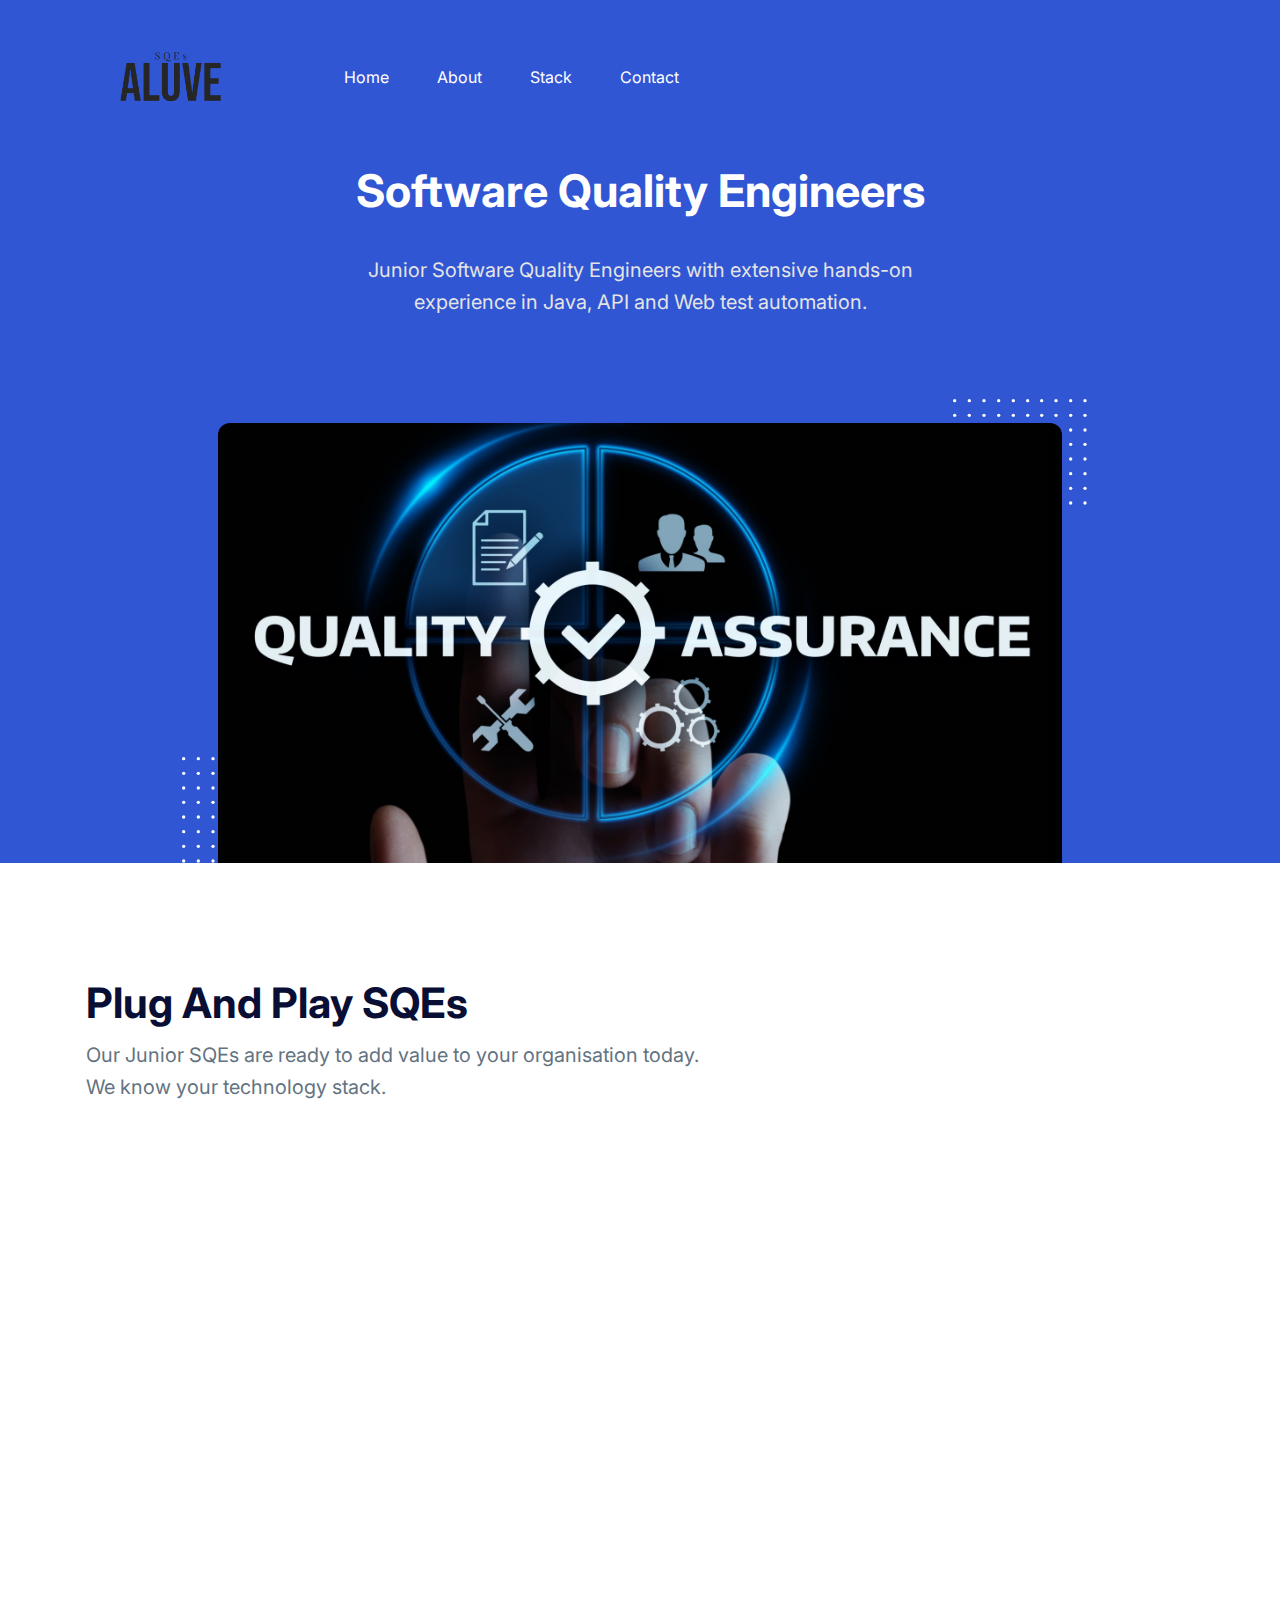
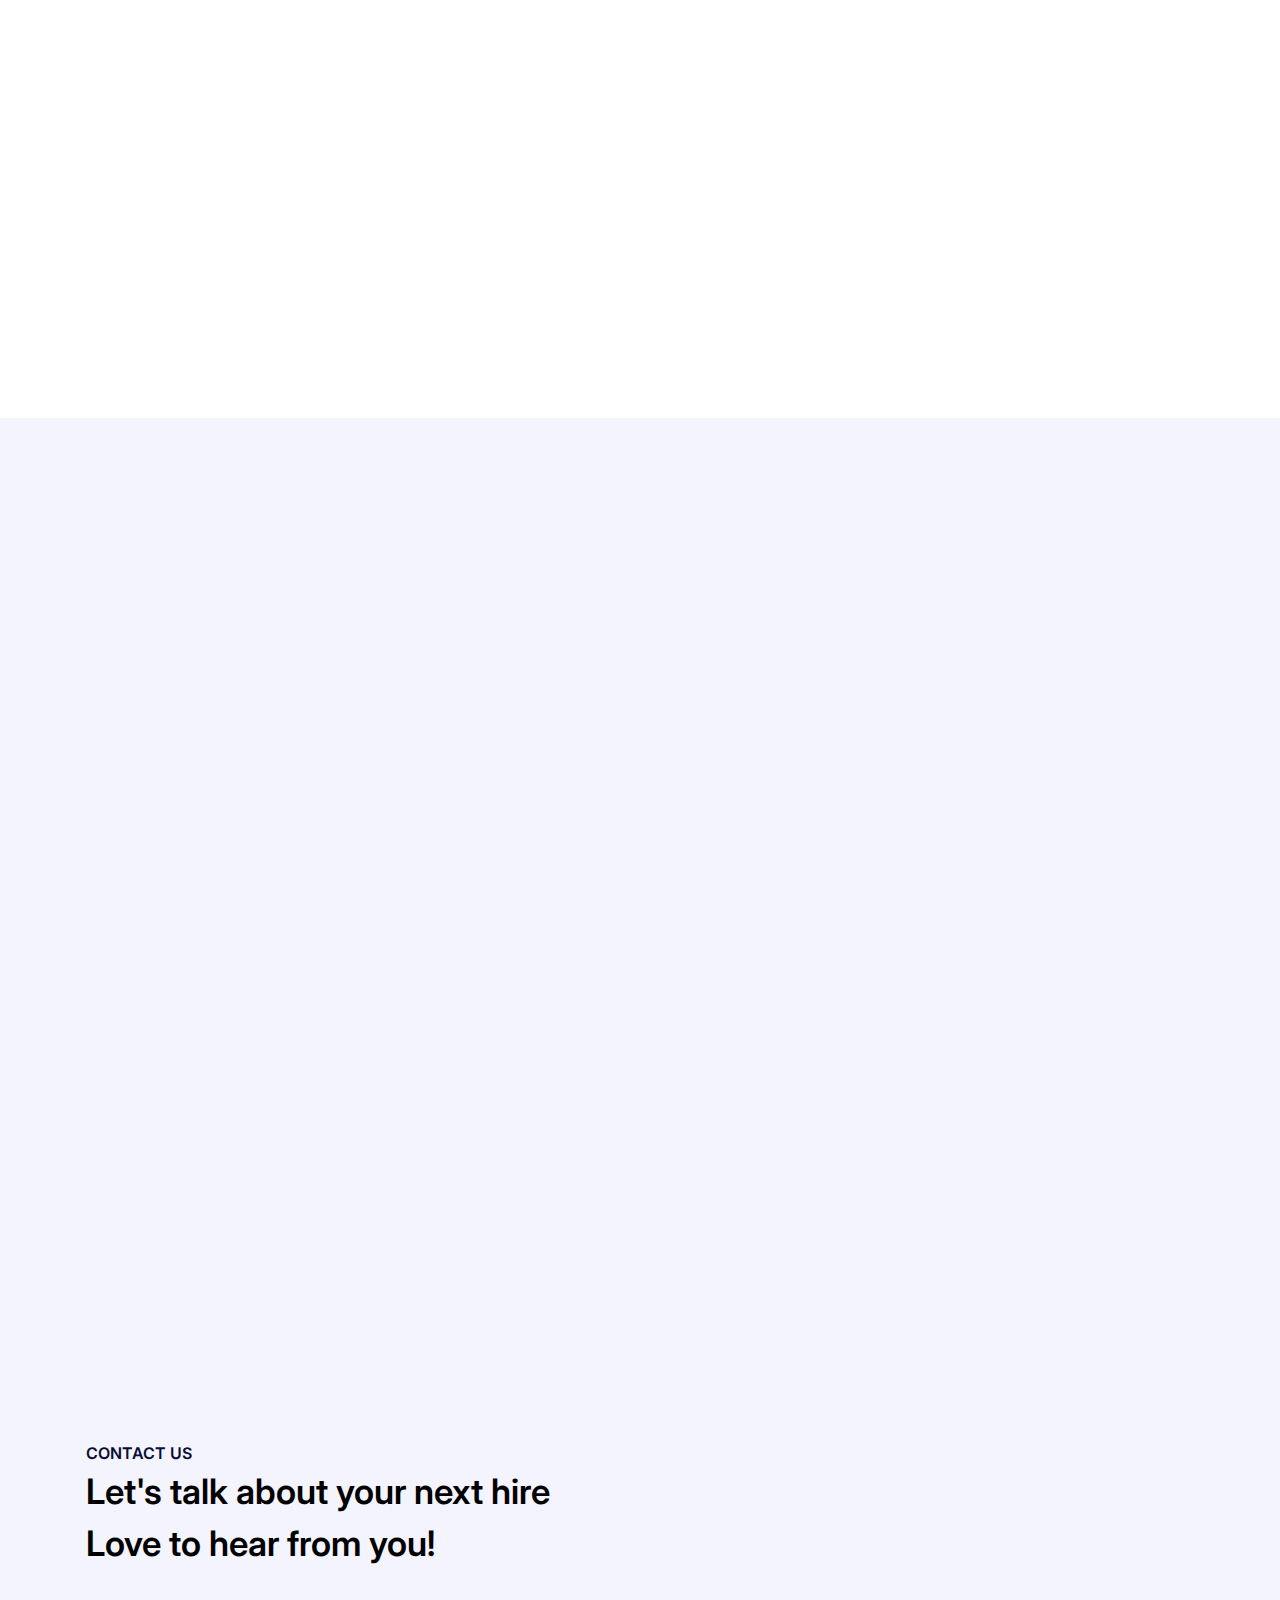
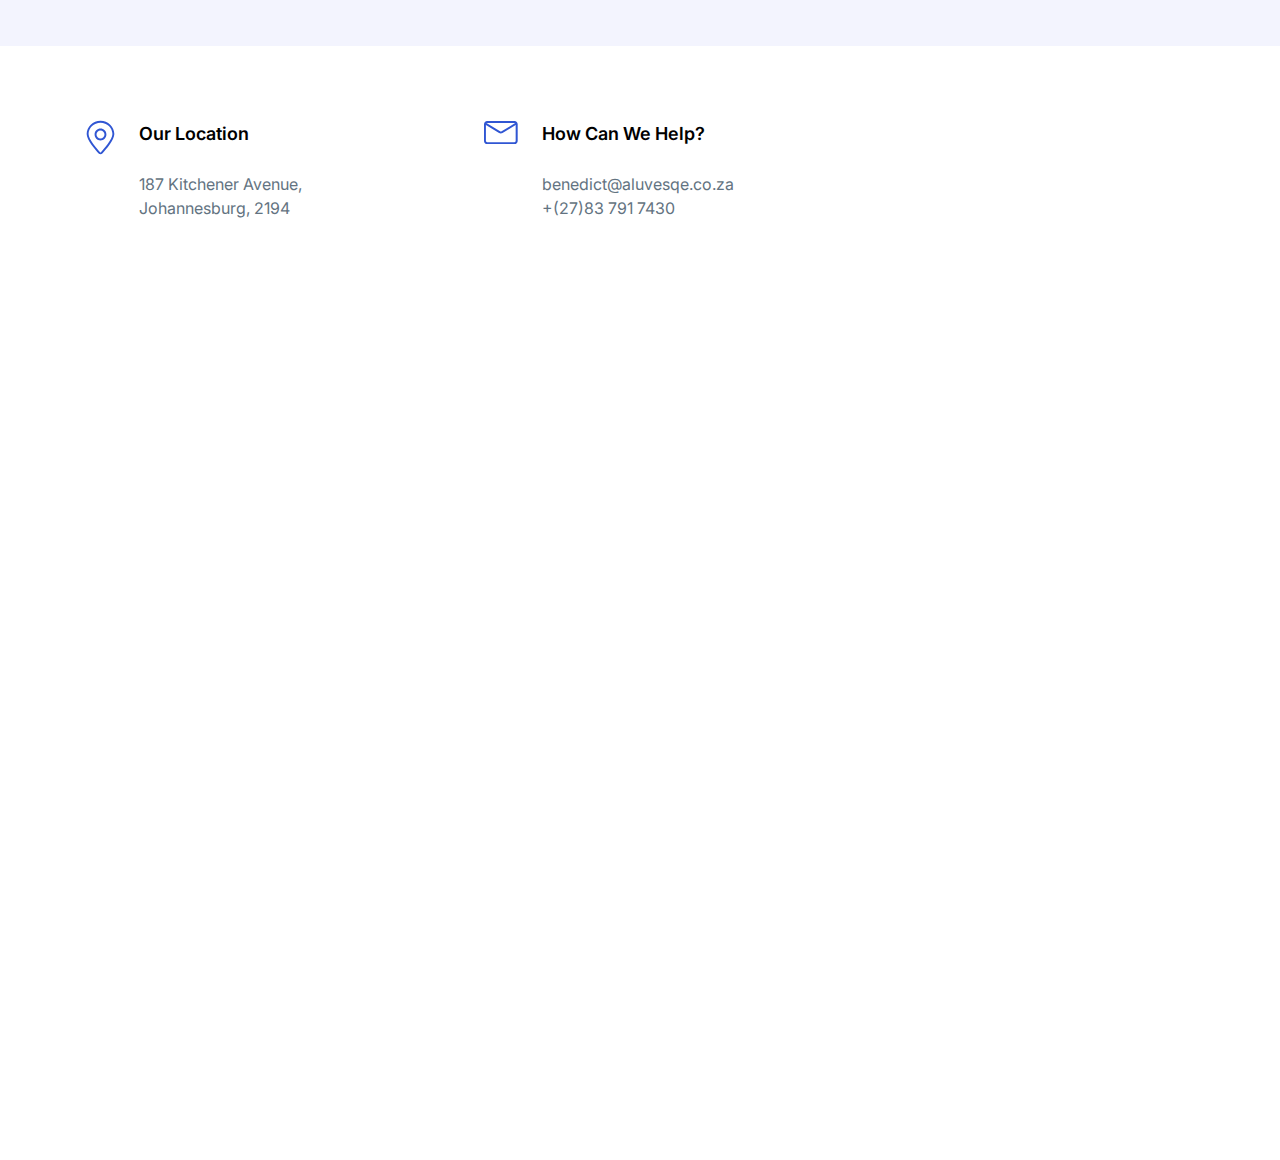
<file: index.html>
<!DOCTYPE html>
<html lang="en" class="scroll-smooth">
  <head>
    <meta charset="UTF-8" />
    <meta http-equiv="X-UA-Compatible" content="IE=edge" />
    <meta name="viewport" content="width=device-width, initial-scale=1.0" />
    <title>
      Aluve | Software Quality Engineers
    </title>
    <link
      rel="shortcut icon"
      href="assets/images/favicon.png"
      type="image/x-icon"
    />
    <link rel="stylesheet" href="assets/css/animate.css" />
    <link rel="stylesheet" href="assets/css/tailwind.css" />

    <!-- ==== WOW JS ==== -->
    <script src="assets/js/wow.min.js"></script>
    <script>
      new WOW().init();
    </script>
  </head>
  <body>
    <!-- ====== Navbar Section Start -->
    <div
      class="ud-header absolute top-0 left-0 z-40 flex w-full items-center bg-transparent"
    >
      <div class="container">
        <div class="relative -mx-4 flex items-center justify-between">
          <div class="w-60 max-w-full px-4">
            <a href="index.html" class="navbar-logo block w-full py-5">
              <img
                src="assets/images/logo/aluvesqe.png"
                alt="logo"
                class="header-logo w-full"
              />
            </a>
          </div>
          <div class="flex w-full items-center justify-between px-4">
            <div>
              <button
                id="navbarToggler"
                class="absolute right-4 top-1/2 block -translate-y-1/2 rounded-lg px-3 py-[6px] ring-primary focus:ring-2 lg:hidden"
              >
                <span
                  class="relative my-[6px] block h-[2px] w-[30px] bg-white"
                ></span>
                <span
                  class="relative my-[6px] block h-[2px] w-[30px] bg-white"
                ></span>
                <span
                  class="relative my-[6px] block h-[2px] w-[30px] bg-white"
                ></span>
              </button>
              <nav
                id="navbarCollapse"
                class="absolute right-4 top-full hidden w-full max-w-[250px] rounded-lg bg-white py-5 shadow-lg lg:static lg:block lg:w-full lg:max-w-full lg:bg-transparent lg:py-0 lg:px-4 lg:shadow-none xl:px-6"
              >
                <ul class="blcok lg:flex">
                  <li class="group relative">
                    <a
                      href="#home"
                      class="ud-menu-scroll mx-8 flex py-2 text-base text-dark group-hover:text-primary lg:mr-0 lg:inline-flex lg:py-6 lg:px-0 lg:text-white lg:group-hover:text-white lg:group-hover:opacity-70"
                    >
                      Home
                    </a>
                  </li>
                  <li class="group relative">
                    <a
                      href="#about"
                      class="ud-menu-scroll mx-8 flex py-2 text-base text-dark group-hover:text-primary lg:mr-0 lg:ml-7 lg:inline-flex lg:py-6 lg:px-0 lg:text-white lg:group-hover:text-white lg:group-hover:opacity-70 xl:ml-12"
                    >
                      About
                    </a>
                  </li>
                  <li class="group relative">
                    <a
                            href="#stack"
                            class="ud-menu-scroll mx-8 flex py-2 text-base text-dark group-hover:text-primary lg:mr-0 lg:ml-7 lg:inline-flex lg:py-6 lg:px-0 lg:text-white lg:group-hover:text-white lg:group-hover:opacity-70 xl:ml-12"
                    >
                      Stack
                    </a>
                  </li>

                  <li class="group relative">
                    <a
                      href="#contact"
                      class="ud-menu-scroll mx-8 flex py-2 text-base text-dark group-hover:text-primary lg:mr-0 lg:ml-7 lg:inline-flex lg:py-6 lg:px-0 lg:text-white lg:group-hover:text-white lg:group-hover:opacity-70 xl:ml-12"
                    >
                      Contact
                    </a>
                  </li>

                </ul>
              </nav>
            </div>

          </div>
        </div>
      </div>
    </div>
    <!-- ====== Navbar Section End -->

    <!-- ====== Hero Section Start -->
    <div
      id="home"
      class="relative overflow-hidden bg-primary pt-[120px] md:pt-[130px] lg:pt-[160px]"
    >
      <div class="container">
        <div class="-mx-4 flex flex-wrap items-center">
          <div class="w-full px-4">
            <div
              class="hero-content wow fadeInUp mx-auto max-w-[780px] text-center"
              data-wow-delay=".2s"
            >
              <h1
                class="mb-8 text-3xl font-bold leading-snug text-white sm:text-4xl sm:leading-snug md:text-[45px] md:leading-snug"
              >
                Software Quality Engineers
              </h1>
              <p
                class="mx-auto mb-10 max-w-[600px] text-base text-[#e4e4e4] sm:text-lg sm:leading-relaxed md:text-xl md:leading-relaxed"
              >
                Junior Software Quality Engineers with extensive hands-on experience in Java, API and Web test automation.
              </p>


            </div>
          </div>

          <div class="w-full px-4">
            <div
              class="wow fadeInUp relative z-10 mx-auto max-w-[845px]"
              data-wow-delay=".25s"
            >
              <div class="mt-16">
                <img
                  src="assets/images/main-image.jpg"
                  alt="hero"
                  class="mx-auto max-w-full rounded-t-xl rounded-tr-xl"
                />
              </div>
              <div class="absolute bottom-0 -left-9 z-[-1]">
                <svg
                  width="134"
                  height="106"
                  viewBox="0 0 134 106"
                  fill="none"
                  xmlns="http://www.w3.org/2000/svg"
                >
                  <circle
                    cx="1.66667"
                    cy="104"
                    r="1.66667"
                    transform="rotate(-90 1.66667 104)"
                    fill="white"
                  />
                  <circle
                    cx="16.3333"
                    cy="104"
                    r="1.66667"
                    transform="rotate(-90 16.3333 104)"
                    fill="white"
                  />
                  <circle
                    cx="31"
                    cy="104"
                    r="1.66667"
                    transform="rotate(-90 31 104)"
                    fill="white"
                  />
                  <circle
                    cx="45.6667"
                    cy="104"
                    r="1.66667"
                    transform="rotate(-90 45.6667 104)"
                    fill="white"
                  />
                  <circle
                    cx="60.3333"
                    cy="104"
                    r="1.66667"
                    transform="rotate(-90 60.3333 104)"
                    fill="white"
                  />
                  <circle
                    cx="88.6667"
                    cy="104"
                    r="1.66667"
                    transform="rotate(-90 88.6667 104)"
                    fill="white"
                  />
                  <circle
                    cx="117.667"
                    cy="104"
                    r="1.66667"
                    transform="rotate(-90 117.667 104)"
                    fill="white"
                  />
                  <circle
                    cx="74.6667"
                    cy="104"
                    r="1.66667"
                    transform="rotate(-90 74.6667 104)"
                    fill="white"
                  />
                  <circle
                    cx="103"
                    cy="104"
                    r="1.66667"
                    transform="rotate(-90 103 104)"
                    fill="white"
                  />
                  <circle
                    cx="132"
                    cy="104"
                    r="1.66667"
                    transform="rotate(-90 132 104)"
                    fill="white"
                  />
                  <circle
                    cx="1.66667"
                    cy="89.3333"
                    r="1.66667"
                    transform="rotate(-90 1.66667 89.3333)"
                    fill="white"
                  />
                  <circle
                    cx="16.3333"
                    cy="89.3333"
                    r="1.66667"
                    transform="rotate(-90 16.3333 89.3333)"
                    fill="white"
                  />
                  <circle
                    cx="31"
                    cy="89.3333"
                    r="1.66667"
                    transform="rotate(-90 31 89.3333)"
                    fill="white"
                  />
                  <circle
                    cx="45.6667"
                    cy="89.3333"
                    r="1.66667"
                    transform="rotate(-90 45.6667 89.3333)"
                    fill="white"
                  />
                  <circle
                    cx="60.3333"
                    cy="89.3338"
                    r="1.66667"
                    transform="rotate(-90 60.3333 89.3338)"
                    fill="white"
                  />
                  <circle
                    cx="88.6667"
                    cy="89.3338"
                    r="1.66667"
                    transform="rotate(-90 88.6667 89.3338)"
                    fill="white"
                  />
                  <circle
                    cx="117.667"
                    cy="89.3338"
                    r="1.66667"
                    transform="rotate(-90 117.667 89.3338)"
                    fill="white"
                  />
                  <circle
                    cx="74.6667"
                    cy="89.3338"
                    r="1.66667"
                    transform="rotate(-90 74.6667 89.3338)"
                    fill="white"
                  />
                  <circle
                    cx="103"
                    cy="89.3338"
                    r="1.66667"
                    transform="rotate(-90 103 89.3338)"
                    fill="white"
                  />
                  <circle
                    cx="132"
                    cy="89.3338"
                    r="1.66667"
                    transform="rotate(-90 132 89.3338)"
                    fill="white"
                  />
                  <circle
                    cx="1.66667"
                    cy="74.6673"
                    r="1.66667"
                    transform="rotate(-90 1.66667 74.6673)"
                    fill="white"
                  />
                  <circle
                    cx="1.66667"
                    cy="31.0003"
                    r="1.66667"
                    transform="rotate(-90 1.66667 31.0003)"
                    fill="white"
                  />
                  <circle
                    cx="16.3333"
                    cy="74.6668"
                    r="1.66667"
                    transform="rotate(-90 16.3333 74.6668)"
                    fill="white"
                  />
                  <circle
                    cx="16.3333"
                    cy="31.0003"
                    r="1.66667"
                    transform="rotate(-90 16.3333 31.0003)"
                    fill="white"
                  />
                  <circle
                    cx="31"
                    cy="74.6668"
                    r="1.66667"
                    transform="rotate(-90 31 74.6668)"
                    fill="white"
                  />
                  <circle
                    cx="31"
                    cy="31.0003"
                    r="1.66667"
                    transform="rotate(-90 31 31.0003)"
                    fill="white"
                  />
                  <circle
                    cx="45.6667"
                    cy="74.6668"
                    r="1.66667"
                    transform="rotate(-90 45.6667 74.6668)"
                    fill="white"
                  />
                  <circle
                    cx="45.6667"
                    cy="31.0003"
                    r="1.66667"
                    transform="rotate(-90 45.6667 31.0003)"
                    fill="white"
                  />
                  <circle
                    cx="60.3333"
                    cy="74.6668"
                    r="1.66667"
                    transform="rotate(-90 60.3333 74.6668)"
                    fill="white"
                  />
                  <circle
                    cx="60.3333"
                    cy="31.0001"
                    r="1.66667"
                    transform="rotate(-90 60.3333 31.0001)"
                    fill="white"
                  />
                  <circle
                    cx="88.6667"
                    cy="74.6668"
                    r="1.66667"
                    transform="rotate(-90 88.6667 74.6668)"
                    fill="white"
                  />
                  <circle
                    cx="88.6667"
                    cy="31.0001"
                    r="1.66667"
                    transform="rotate(-90 88.6667 31.0001)"
                    fill="white"
                  />
                  <circle
                    cx="117.667"
                    cy="74.6668"
                    r="1.66667"
                    transform="rotate(-90 117.667 74.6668)"
                    fill="white"
                  />
                  <circle
                    cx="117.667"
                    cy="31.0001"
                    r="1.66667"
                    transform="rotate(-90 117.667 31.0001)"
                    fill="white"
                  />
                  <circle
                    cx="74.6667"
                    cy="74.6668"
                    r="1.66667"
                    transform="rotate(-90 74.6667 74.6668)"
                    fill="white"
                  />
                  <circle
                    cx="74.6667"
                    cy="31.0001"
                    r="1.66667"
                    transform="rotate(-90 74.6667 31.0001)"
                    fill="white"
                  />
                  <circle
                    cx="103"
                    cy="74.6668"
                    r="1.66667"
                    transform="rotate(-90 103 74.6668)"
                    fill="white"
                  />
                  <circle
                    cx="103"
                    cy="31.0001"
                    r="1.66667"
                    transform="rotate(-90 103 31.0001)"
                    fill="white"
                  />
                  <circle
                    cx="132"
                    cy="74.6668"
                    r="1.66667"
                    transform="rotate(-90 132 74.6668)"
                    fill="white"
                  />
                  <circle
                    cx="132"
                    cy="31.0001"
                    r="1.66667"
                    transform="rotate(-90 132 31.0001)"
                    fill="white"
                  />
                  <circle
                    cx="1.66667"
                    cy="60.0003"
                    r="1.66667"
                    transform="rotate(-90 1.66667 60.0003)"
                    fill="white"
                  />
                  <circle
                    cx="1.66667"
                    cy="16.3336"
                    r="1.66667"
                    transform="rotate(-90 1.66667 16.3336)"
                    fill="white"
                  />
                  <circle
                    cx="16.3333"
                    cy="60.0003"
                    r="1.66667"
                    transform="rotate(-90 16.3333 60.0003)"
                    fill="white"
                  />
                  <circle
                    cx="16.3333"
                    cy="16.3336"
                    r="1.66667"
                    transform="rotate(-90 16.3333 16.3336)"
                    fill="white"
                  />
                  <circle
                    cx="31"
                    cy="60.0003"
                    r="1.66667"
                    transform="rotate(-90 31 60.0003)"
                    fill="white"
                  />
                  <circle
                    cx="31"
                    cy="16.3336"
                    r="1.66667"
                    transform="rotate(-90 31 16.3336)"
                    fill="white"
                  />
                  <circle
                    cx="45.6667"
                    cy="60.0003"
                    r="1.66667"
                    transform="rotate(-90 45.6667 60.0003)"
                    fill="white"
                  />
                  <circle
                    cx="45.6667"
                    cy="16.3336"
                    r="1.66667"
                    transform="rotate(-90 45.6667 16.3336)"
                    fill="white"
                  />
                  <circle
                    cx="60.3333"
                    cy="60.0003"
                    r="1.66667"
                    transform="rotate(-90 60.3333 60.0003)"
                    fill="white"
                  />
                  <circle
                    cx="60.3333"
                    cy="16.3336"
                    r="1.66667"
                    transform="rotate(-90 60.3333 16.3336)"
                    fill="white"
                  />
                  <circle
                    cx="88.6667"
                    cy="60.0003"
                    r="1.66667"
                    transform="rotate(-90 88.6667 60.0003)"
                    fill="white"
                  />
                  <circle
                    cx="88.6667"
                    cy="16.3336"
                    r="1.66667"
                    transform="rotate(-90 88.6667 16.3336)"
                    fill="white"
                  />
                  <circle
                    cx="117.667"
                    cy="60.0003"
                    r="1.66667"
                    transform="rotate(-90 117.667 60.0003)"
                    fill="white"
                  />
                  <circle
                    cx="117.667"
                    cy="16.3336"
                    r="1.66667"
                    transform="rotate(-90 117.667 16.3336)"
                    fill="white"
                  />
                  <circle
                    cx="74.6667"
                    cy="60.0003"
                    r="1.66667"
                    transform="rotate(-90 74.6667 60.0003)"
                    fill="white"
                  />
                  <circle
                    cx="74.6667"
                    cy="16.3336"
                    r="1.66667"
                    transform="rotate(-90 74.6667 16.3336)"
                    fill="white"
                  />
                  <circle
                    cx="103"
                    cy="60.0003"
                    r="1.66667"
                    transform="rotate(-90 103 60.0003)"
                    fill="white"
                  />
                  <circle
                    cx="103"
                    cy="16.3336"
                    r="1.66667"
                    transform="rotate(-90 103 16.3336)"
                    fill="white"
                  />
                  <circle
                    cx="132"
                    cy="60.0003"
                    r="1.66667"
                    transform="rotate(-90 132 60.0003)"
                    fill="white"
                  />
                  <circle
                    cx="132"
                    cy="16.3336"
                    r="1.66667"
                    transform="rotate(-90 132 16.3336)"
                    fill="white"
                  />
                  <circle
                    cx="1.66667"
                    cy="45.3336"
                    r="1.66667"
                    transform="rotate(-90 1.66667 45.3336)"
                    fill="white"
                  />
                  <circle
                    cx="1.66667"
                    cy="1.66683"
                    r="1.66667"
                    transform="rotate(-90 1.66667 1.66683)"
                    fill="white"
                  />
                  <circle
                    cx="16.3333"
                    cy="45.3336"
                    r="1.66667"
                    transform="rotate(-90 16.3333 45.3336)"
                    fill="white"
                  />
                  <circle
                    cx="16.3333"
                    cy="1.66683"
                    r="1.66667"
                    transform="rotate(-90 16.3333 1.66683)"
                    fill="white"
                  />
                  <circle
                    cx="31"
                    cy="45.3336"
                    r="1.66667"
                    transform="rotate(-90 31 45.3336)"
                    fill="white"
                  />
                  <circle
                    cx="31"
                    cy="1.66683"
                    r="1.66667"
                    transform="rotate(-90 31 1.66683)"
                    fill="white"
                  />
                  <circle
                    cx="45.6667"
                    cy="45.3336"
                    r="1.66667"
                    transform="rotate(-90 45.6667 45.3336)"
                    fill="white"
                  />
                  <circle
                    cx="45.6667"
                    cy="1.66683"
                    r="1.66667"
                    transform="rotate(-90 45.6667 1.66683)"
                    fill="white"
                  />
                  <circle
                    cx="60.3333"
                    cy="45.3338"
                    r="1.66667"
                    transform="rotate(-90 60.3333 45.3338)"
                    fill="white"
                  />
                  <circle
                    cx="60.3333"
                    cy="1.66707"
                    r="1.66667"
                    transform="rotate(-90 60.3333 1.66707)"
                    fill="white"
                  />
                  <circle
                    cx="88.6667"
                    cy="45.3338"
                    r="1.66667"
                    transform="rotate(-90 88.6667 45.3338)"
                    fill="white"
                  />
                  <circle
                    cx="88.6667"
                    cy="1.66707"
                    r="1.66667"
                    transform="rotate(-90 88.6667 1.66707)"
                    fill="white"
                  />
                  <circle
                    cx="117.667"
                    cy="45.3338"
                    r="1.66667"
                    transform="rotate(-90 117.667 45.3338)"
                    fill="white"
                  />
                  <circle
                    cx="117.667"
                    cy="1.66707"
                    r="1.66667"
                    transform="rotate(-90 117.667 1.66707)"
                    fill="white"
                  />
                  <circle
                    cx="74.6667"
                    cy="45.3338"
                    r="1.66667"
                    transform="rotate(-90 74.6667 45.3338)"
                    fill="white"
                  />
                  <circle
                    cx="74.6667"
                    cy="1.66707"
                    r="1.66667"
                    transform="rotate(-90 74.6667 1.66707)"
                    fill="white"
                  />
                  <circle
                    cx="103"
                    cy="45.3338"
                    r="1.66667"
                    transform="rotate(-90 103 45.3338)"
                    fill="white"
                  />
                  <circle
                    cx="103"
                    cy="1.66707"
                    r="1.66667"
                    transform="rotate(-90 103 1.66707)"
                    fill="white"
                  />
                  <circle
                    cx="132"
                    cy="45.3338"
                    r="1.66667"
                    transform="rotate(-90 132 45.3338)"
                    fill="white"
                  />
                  <circle
                    cx="132"
                    cy="1.66707"
                    r="1.66667"
                    transform="rotate(-90 132 1.66707)"
                    fill="white"
                  />
                </svg>
              </div>
              <div class="absolute -top-6 -right-6 z-[-1]">
                <svg
                  width="134"
                  height="106"
                  viewBox="0 0 134 106"
                  fill="none"
                  xmlns="http://www.w3.org/2000/svg"
                >
                  <circle
                    cx="1.66667"
                    cy="104"
                    r="1.66667"
                    transform="rotate(-90 1.66667 104)"
                    fill="white"
                  />
                  <circle
                    cx="16.3333"
                    cy="104"
                    r="1.66667"
                    transform="rotate(-90 16.3333 104)"
                    fill="white"
                  />
                  <circle
                    cx="31"
                    cy="104"
                    r="1.66667"
                    transform="rotate(-90 31 104)"
                    fill="white"
                  />
                  <circle
                    cx="45.6667"
                    cy="104"
                    r="1.66667"
                    transform="rotate(-90 45.6667 104)"
                    fill="white"
                  />
                  <circle
                    cx="60.3333"
                    cy="104"
                    r="1.66667"
                    transform="rotate(-90 60.3333 104)"
                    fill="white"
                  />
                  <circle
                    cx="88.6667"
                    cy="104"
                    r="1.66667"
                    transform="rotate(-90 88.6667 104)"
                    fill="white"
                  />
                  <circle
                    cx="117.667"
                    cy="104"
                    r="1.66667"
                    transform="rotate(-90 117.667 104)"
                    fill="white"
                  />
                  <circle
                    cx="74.6667"
                    cy="104"
                    r="1.66667"
                    transform="rotate(-90 74.6667 104)"
                    fill="white"
                  />
                  <circle
                    cx="103"
                    cy="104"
                    r="1.66667"
                    transform="rotate(-90 103 104)"
                    fill="white"
                  />
                  <circle
                    cx="132"
                    cy="104"
                    r="1.66667"
                    transform="rotate(-90 132 104)"
                    fill="white"
                  />
                  <circle
                    cx="1.66667"
                    cy="89.3333"
                    r="1.66667"
                    transform="rotate(-90 1.66667 89.3333)"
                    fill="white"
                  />
                  <circle
                    cx="16.3333"
                    cy="89.3333"
                    r="1.66667"
                    transform="rotate(-90 16.3333 89.3333)"
                    fill="white"
                  />
                  <circle
                    cx="31"
                    cy="89.3333"
                    r="1.66667"
                    transform="rotate(-90 31 89.3333)"
                    fill="white"
                  />
                  <circle
                    cx="45.6667"
                    cy="89.3333"
                    r="1.66667"
                    transform="rotate(-90 45.6667 89.3333)"
                    fill="white"
                  />
                  <circle
                    cx="60.3333"
                    cy="89.3338"
                    r="1.66667"
                    transform="rotate(-90 60.3333 89.3338)"
                    fill="white"
                  />
                  <circle
                    cx="88.6667"
                    cy="89.3338"
                    r="1.66667"
                    transform="rotate(-90 88.6667 89.3338)"
                    fill="white"
                  />
                  <circle
                    cx="117.667"
                    cy="89.3338"
                    r="1.66667"
                    transform="rotate(-90 117.667 89.3338)"
                    fill="white"
                  />
                  <circle
                    cx="74.6667"
                    cy="89.3338"
                    r="1.66667"
                    transform="rotate(-90 74.6667 89.3338)"
                    fill="white"
                  />
                  <circle
                    cx="103"
                    cy="89.3338"
                    r="1.66667"
                    transform="rotate(-90 103 89.3338)"
                    fill="white"
                  />
                  <circle
                    cx="132"
                    cy="89.3338"
                    r="1.66667"
                    transform="rotate(-90 132 89.3338)"
                    fill="white"
                  />
                  <circle
                    cx="1.66667"
                    cy="74.6673"
                    r="1.66667"
                    transform="rotate(-90 1.66667 74.6673)"
                    fill="white"
                  />
                  <circle
                    cx="1.66667"
                    cy="31.0003"
                    r="1.66667"
                    transform="rotate(-90 1.66667 31.0003)"
                    fill="white"
                  />
                  <circle
                    cx="16.3333"
                    cy="74.6668"
                    r="1.66667"
                    transform="rotate(-90 16.3333 74.6668)"
                    fill="white"
                  />
                  <circle
                    cx="16.3333"
                    cy="31.0003"
                    r="1.66667"
                    transform="rotate(-90 16.3333 31.0003)"
                    fill="white"
                  />
                  <circle
                    cx="31"
                    cy="74.6668"
                    r="1.66667"
                    transform="rotate(-90 31 74.6668)"
                    fill="white"
                  />
                  <circle
                    cx="31"
                    cy="31.0003"
                    r="1.66667"
                    transform="rotate(-90 31 31.0003)"
                    fill="white"
                  />
                  <circle
                    cx="45.6667"
                    cy="74.6668"
                    r="1.66667"
                    transform="rotate(-90 45.6667 74.6668)"
                    fill="white"
                  />
                  <circle
                    cx="45.6667"
                    cy="31.0003"
                    r="1.66667"
                    transform="rotate(-90 45.6667 31.0003)"
                    fill="white"
                  />
                  <circle
                    cx="60.3333"
                    cy="74.6668"
                    r="1.66667"
                    transform="rotate(-90 60.3333 74.6668)"
                    fill="white"
                  />
                  <circle
                    cx="60.3333"
                    cy="31.0001"
                    r="1.66667"
                    transform="rotate(-90 60.3333 31.0001)"
                    fill="white"
                  />
                  <circle
                    cx="88.6667"
                    cy="74.6668"
                    r="1.66667"
                    transform="rotate(-90 88.6667 74.6668)"
                    fill="white"
                  />
                  <circle
                    cx="88.6667"
                    cy="31.0001"
                    r="1.66667"
                    transform="rotate(-90 88.6667 31.0001)"
                    fill="white"
                  />
                  <circle
                    cx="117.667"
                    cy="74.6668"
                    r="1.66667"
                    transform="rotate(-90 117.667 74.6668)"
                    fill="white"
                  />
                  <circle
                    cx="117.667"
                    cy="31.0001"
                    r="1.66667"
                    transform="rotate(-90 117.667 31.0001)"
                    fill="white"
                  />
                  <circle
                    cx="74.6667"
                    cy="74.6668"
                    r="1.66667"
                    transform="rotate(-90 74.6667 74.6668)"
                    fill="white"
                  />
                  <circle
                    cx="74.6667"
                    cy="31.0001"
                    r="1.66667"
                    transform="rotate(-90 74.6667 31.0001)"
                    fill="white"
                  />
                  <circle
                    cx="103"
                    cy="74.6668"
                    r="1.66667"
                    transform="rotate(-90 103 74.6668)"
                    fill="white"
                  />
                  <circle
                    cx="103"
                    cy="31.0001"
                    r="1.66667"
                    transform="rotate(-90 103 31.0001)"
                    fill="white"
                  />
                  <circle
                    cx="132"
                    cy="74.6668"
                    r="1.66667"
                    transform="rotate(-90 132 74.6668)"
                    fill="white"
                  />
                  <circle
                    cx="132"
                    cy="31.0001"
                    r="1.66667"
                    transform="rotate(-90 132 31.0001)"
                    fill="white"
                  />
                  <circle
                    cx="1.66667"
                    cy="60.0003"
                    r="1.66667"
                    transform="rotate(-90 1.66667 60.0003)"
                    fill="white"
                  />
                  <circle
                    cx="1.66667"
                    cy="16.3336"
                    r="1.66667"
                    transform="rotate(-90 1.66667 16.3336)"
                    fill="white"
                  />
                  <circle
                    cx="16.3333"
                    cy="60.0003"
                    r="1.66667"
                    transform="rotate(-90 16.3333 60.0003)"
                    fill="white"
                  />
                  <circle
                    cx="16.3333"
                    cy="16.3336"
                    r="1.66667"
                    transform="rotate(-90 16.3333 16.3336)"
                    fill="white"
                  />
                  <circle
                    cx="31"
                    cy="60.0003"
                    r="1.66667"
                    transform="rotate(-90 31 60.0003)"
                    fill="white"
                  />
                  <circle
                    cx="31"
                    cy="16.3336"
                    r="1.66667"
                    transform="rotate(-90 31 16.3336)"
                    fill="white"
                  />
                  <circle
                    cx="45.6667"
                    cy="60.0003"
                    r="1.66667"
                    transform="rotate(-90 45.6667 60.0003)"
                    fill="white"
                  />
                  <circle
                    cx="45.6667"
                    cy="16.3336"
                    r="1.66667"
                    transform="rotate(-90 45.6667 16.3336)"
                    fill="white"
                  />
                  <circle
                    cx="60.3333"
                    cy="60.0003"
                    r="1.66667"
                    transform="rotate(-90 60.3333 60.0003)"
                    fill="white"
                  />
                  <circle
                    cx="60.3333"
                    cy="16.3336"
                    r="1.66667"
                    transform="rotate(-90 60.3333 16.3336)"
                    fill="white"
                  />
                  <circle
                    cx="88.6667"
                    cy="60.0003"
                    r="1.66667"
                    transform="rotate(-90 88.6667 60.0003)"
                    fill="white"
                  />
                  <circle
                    cx="88.6667"
                    cy="16.3336"
                    r="1.66667"
                    transform="rotate(-90 88.6667 16.3336)"
                    fill="white"
                  />
                  <circle
                    cx="117.667"
                    cy="60.0003"
                    r="1.66667"
                    transform="rotate(-90 117.667 60.0003)"
                    fill="white"
                  />
                  <circle
                    cx="117.667"
                    cy="16.3336"
                    r="1.66667"
                    transform="rotate(-90 117.667 16.3336)"
                    fill="white"
                  />
                  <circle
                    cx="74.6667"
                    cy="60.0003"
                    r="1.66667"
                    transform="rotate(-90 74.6667 60.0003)"
                    fill="white"
                  />
                  <circle
                    cx="74.6667"
                    cy="16.3336"
                    r="1.66667"
                    transform="rotate(-90 74.6667 16.3336)"
                    fill="white"
                  />
                  <circle
                    cx="103"
                    cy="60.0003"
                    r="1.66667"
                    transform="rotate(-90 103 60.0003)"
                    fill="white"
                  />
                  <circle
                    cx="103"
                    cy="16.3336"
                    r="1.66667"
                    transform="rotate(-90 103 16.3336)"
                    fill="white"
                  />
                  <circle
                    cx="132"
                    cy="60.0003"
                    r="1.66667"
                    transform="rotate(-90 132 60.0003)"
                    fill="white"
                  />
                  <circle
                    cx="132"
                    cy="16.3336"
                    r="1.66667"
                    transform="rotate(-90 132 16.3336)"
                    fill="white"
                  />
                  <circle
                    cx="1.66667"
                    cy="45.3336"
                    r="1.66667"
                    transform="rotate(-90 1.66667 45.3336)"
                    fill="white"
                  />
                  <circle
                    cx="1.66667"
                    cy="1.66683"
                    r="1.66667"
                    transform="rotate(-90 1.66667 1.66683)"
                    fill="white"
                  />
                  <circle
                    cx="16.3333"
                    cy="45.3336"
                    r="1.66667"
                    transform="rotate(-90 16.3333 45.3336)"
                    fill="white"
                  />
                  <circle
                    cx="16.3333"
                    cy="1.66683"
                    r="1.66667"
                    transform="rotate(-90 16.3333 1.66683)"
                    fill="white"
                  />
                  <circle
                    cx="31"
                    cy="45.3336"
                    r="1.66667"
                    transform="rotate(-90 31 45.3336)"
                    fill="white"
                  />
                  <circle
                    cx="31"
                    cy="1.66683"
                    r="1.66667"
                    transform="rotate(-90 31 1.66683)"
                    fill="white"
                  />
                  <circle
                    cx="45.6667"
                    cy="45.3336"
                    r="1.66667"
                    transform="rotate(-90 45.6667 45.3336)"
                    fill="white"
                  />
                  <circle
                    cx="45.6667"
                    cy="1.66683"
                    r="1.66667"
                    transform="rotate(-90 45.6667 1.66683)"
                    fill="white"
                  />
                  <circle
                    cx="60.3333"
                    cy="45.3338"
                    r="1.66667"
                    transform="rotate(-90 60.3333 45.3338)"
                    fill="white"
                  />
                  <circle
                    cx="60.3333"
                    cy="1.66707"
                    r="1.66667"
                    transform="rotate(-90 60.3333 1.66707)"
                    fill="white"
                  />
                  <circle
                    cx="88.6667"
                    cy="45.3338"
                    r="1.66667"
                    transform="rotate(-90 88.6667 45.3338)"
                    fill="white"
                  />
                  <circle
                    cx="88.6667"
                    cy="1.66707"
                    r="1.66667"
                    transform="rotate(-90 88.6667 1.66707)"
                    fill="white"
                  />
                  <circle
                    cx="117.667"
                    cy="45.3338"
                    r="1.66667"
                    transform="rotate(-90 117.667 45.3338)"
                    fill="white"
                  />
                  <circle
                    cx="117.667"
                    cy="1.66707"
                    r="1.66667"
                    transform="rotate(-90 117.667 1.66707)"
                    fill="white"
                  />
                  <circle
                    cx="74.6667"
                    cy="45.3338"
                    r="1.66667"
                    transform="rotate(-90 74.6667 45.3338)"
                    fill="white"
                  />
                  <circle
                    cx="74.6667"
                    cy="1.66707"
                    r="1.66667"
                    transform="rotate(-90 74.6667 1.66707)"
                    fill="white"
                  />
                  <circle
                    cx="103"
                    cy="45.3338"
                    r="1.66667"
                    transform="rotate(-90 103 45.3338)"
                    fill="white"
                  />
                  <circle
                    cx="103"
                    cy="1.66707"
                    r="1.66667"
                    transform="rotate(-90 103 1.66707)"
                    fill="white"
                  />
                  <circle
                    cx="132"
                    cy="45.3338"
                    r="1.66667"
                    transform="rotate(-90 132 45.3338)"
                    fill="white"
                  />
                  <circle
                    cx="132"
                    cy="1.66707"
                    r="1.66667"
                    transform="rotate(-90 132 1.66707)"
                    fill="white"
                  />
                </svg>
              </div>
            </div>
          </div>
        </div>
      </div>
    </div>
    <!-- ====== Hero Section End -->

    <!-- ====== Features Section Start -->
    <section class="pt-20 pb-8 lg:pt-[120px] lg:pb-[70px]">
      <div class="container">
        <div class="-mx-4 flex flex-wrap">
          <div class="w-full px-4">
            <div class="mb-12 max-w-[620px] lg:mb-20">

              <h2
                class="mb-4 text-3xl font-bold text-dark sm:text-4xl md:text-[42px]"
              >
                Plug And Play SQEs
              </h2>
              <p
                class="text-lg leading-relaxed text-body-color sm:text-xl sm:leading-relaxed"
              >
                Our Junior SQEs are ready to add value to your organisation today.<br>
                We know your technology stack.

              </p>
            </div>
          </div>
        </div>
        <div class="-mx-4 flex flex-wrap">
          <div class="w-full px-4 md:w-1/2 lg:w-1/4">
            <div class="wow fadeInUp group mb-12 bg-white" data-wow-delay=".1s">
              <div
                class="relative z-10 mb-8 flex h-[70px] w-[70px] items-center justify-center rounded-2xl bg-primary"
              >
                <span
                  class="absolute top-0 left-0 z-[-1] mb-8 flex h-[70px] w-[70px] rotate-[25deg] items-center justify-center rounded-2xl bg-primary bg-opacity-20 duration-300 group-hover:rotate-45"
                ></span>
                <img src="assets/images/technologies/png-transparent-international-software-testing-qualifications-board-certification-certified-tester-foundation-level-others-text-logo-course.png" alt="ISQTB">
              </div>
              <h4 class="mb-3 text-xl font-bold text-dark">
                ISTQB Certified
              </h4>
              <p class="mb-8 text-body-color lg:mb-11">
                An ISTQB Certification is a credential that shows you have specific knowledge and/or skills in software testing.
              </p>

            </div>
          </div>
          <div class="w-full px-4 md:w-1/2 lg:w-1/4">
            <div
              class="wow fadeInUp group mb-12 bg-white"
              data-wow-delay=".15s"
            >
              <div
                class="relative z-10 mb-8 flex h-[70px] w-[70px] items-center justify-center rounded-2xl bg-primary"
              >
                <span
                  class="absolute top-0 left-0 z-[-1] mb-8 flex h-[70px] w-[70px] rotate-[25deg] items-center justify-center rounded-2xl bg-primary bg-opacity-20 duration-300 group-hover:rotate-45"
                ></span>
                <img src="assets/images/technologies/java.png" alt="java">
              </div>
              <h4 class="mb-3 text-xl font-bold text-dark">
                Java Certified
              </h4>
              <p class="mb-8 text-body-color lg:mb-11">
                 The Java SE 8 Oracle Certified Associate (OCA) certification helps you build a foundational understanding of Java and demonstrating you have the high-level skills needed to become a professional Java developer.
              </p>

            </div>
          </div>
          <div class="w-full px-4 md:w-1/2 lg:w-1/4">
            <div class="wow fadeInUp group mb-12 bg-white" data-wow-delay=".2s">
              <div
                class="relative z-10 mb-8 flex h-[70px] w-[70px] items-center justify-center rounded-2xl bg-primary"
              >
                <span
                  class="absolute top-0 left-0 z-[-1] mb-8 flex h-[70px] w-[70px] rotate-[25deg] items-center justify-center rounded-2xl bg-primary bg-opacity-20 duration-300 group-hover:rotate-45"
                ></span>
                <img src="assets/images/technologies/selenium-icon-512x496-obrnvg2v.png" alt="Selenium">
              </div>
              <h4 class="mb-3 text-xl font-bold text-dark">
                Web UI Automation
              </h4>
              <p class="mb-8 text-body-color lg:mb-11">
                UI automation testing is a technique where testing processes are performed using an automation tool. All SQEs are experienced with Selenium and Cucumber.
              </p>

            </div>
          </div>
          <div class="w-full px-4 md:w-1/2 lg:w-1/4">
            <div
              class="wow fadeInUp group mb-12 bg-white"
              data-wow-delay=".25s"
            >
              <div
                class="relative z-10 mb-8 flex h-[70px] w-[70px] items-center justify-center rounded-2xl bg-primary"
              >
                <span
                  class="absolute top-0 left-0 z-[-1] mb-8 flex h-[70px] w-[70px] rotate-[25deg] items-center justify-center rounded-2xl bg-primary bg-opacity-20 duration-300 group-hover:rotate-45"
                ></span>
                <img src="assets/images/technologies/rest_api.png" alt="Rest API">
              </div>
              <h4 class="mb-3 text-xl font-bold text-dark">
                API Automation
              </h4>
              <p class="mb-8 text-body-color lg:mb-11">
                We have In-depth understanding of SOAP and REST API Automation using RestAssured. Postman and SOAPUI is used for manual testing.
              </p>

            </div>

          </div>
        </div>
        <div class="-mx-4 flex flex-wrap">
          <div class="w-full px-4 md:w-1/2 lg:w-1/4">
            <div class="wow fadeInUp group mb-12 bg-white" data-wow-delay=".1s">
              <div
                      class="relative z-10 mb-8 flex h-[70px] w-[70px] items-center justify-center rounded-2xl bg-primary"
              >
                <span
                        class="absolute top-0 left-0 z-[-1] mb-8 flex h-[70px] w-[70px] rotate-[25deg] items-center justify-center rounded-2xl bg-primary bg-opacity-20 duration-300 group-hover:rotate-45"
                ></span>
                <img src="assets/images/technologies/confluence.png" alt="confluence">
              </div>
              <h4 class="mb-3 text-xl font-bold text-dark">
                Azure DevOps
              </h4>
              <p class="mb-8 text-body-color lg:mb-11">
                Azure DevOps supports a collaborative culture and set of processes that bring together developers, project managers, and contributors to develop software.
              </p>

            </div>
          </div>
          <div class="w-full px-4 md:w-1/2 lg:w-1/4">
            <div
                    class="wow fadeInUp group mb-12 bg-white"
                    data-wow-delay=".15s"
            >
              <div
                      class="relative z-10 mb-8 flex h-[70px] w-[70px] items-center justify-center rounded-2xl bg-primary"
              >
                <span
                        class="absolute top-0 left-0 z-[-1] mb-8 flex h-[70px] w-[70px] rotate-[25deg] items-center justify-center rounded-2xl bg-primary bg-opacity-20 duration-300 group-hover:rotate-45"
                ></span>
                <img src="assets/images/technologies/cucumber.png" alt="cucumber">
              </div>
              <h4 class="mb-3 text-xl font-bold text-dark">
                BDD and Cucumber
              </h4>
              <p class="mb-8 text-body-color lg:mb-11">
                Behavior-driven development (BDD) is an Agile software development methodology in which an application is documented and designed around the behavior a user. Cucumber is a software tool that supports behavior-driven development.
              </p>

            </div>
          </div>
          <div class="w-full px-4 md:w-1/2 lg:w-1/4">
            <div class="wow fadeInUp group mb-12 bg-white" data-wow-delay=".2s">
              <div
                      class="relative z-10 mb-8 flex h-[70px] w-[70px] items-center justify-center rounded-2xl bg-primary"
              >
                <span
                        class="absolute top-0 left-0 z-[-1] mb-8 flex h-[70px] w-[70px] rotate-[25deg] items-center justify-center rounded-2xl bg-primary bg-opacity-20 duration-300 group-hover:rotate-45"
                ></span>
                <img src="assets/images/technologies/Sql_data_base_with_logo.png" alt="SQL">
              </div>
              <h4 class="mb-3 text-xl font-bold text-dark">
                SQL
              </h4>
              <p class="mb-8 text-body-color lg:mb-11">
                As a software tester, you are required to perform database testing that requires the knowledge of different SQL and database concepts. We don't ask developers to query the DB for us.
              </p>

            </div>
          </div>
          <div class="w-full px-4 md:w-1/2 lg:w-1/4">
            <div
                    class="wow fadeInUp group mb-12 bg-white"
                    data-wow-delay=".25s"
            >
              <div
                      class="relative z-10 mb-8 flex h-[70px] w-[70px] items-center justify-center rounded-2xl bg-primary"
              >
                <span
                        class="absolute top-0 left-0 z-[-1] mb-8 flex h-[70px] w-[70px] rotate-[25deg] items-center justify-center rounded-2xl bg-primary bg-opacity-20 duration-300 group-hover:rotate-45"
                ></span>
                <img src="assets/images/technologies/jira.png" alt="jira">
              </div>
              <h4 class="mb-3 text-xl font-bold text-dark">
                Jira And Confluence
              </h4>
              <p class="mb-8 text-body-color lg:mb-11">
                Jira is a project management platform that can help with software development, and Confluence is a wiki-based content management tool that makes organizing written information easy.
              </p>

            </div>

          </div>
        </div>
      </div>
    </section>
    <!-- ====== Features Section End -->

    <!-- ====== About Section Start -->
    <section
      id="about"
      class="bg-[#f3f4fe] pt-20 pb-20 lg:pt-[120px] lg:pb-[120px]"
    >
      <div class="container">
        <div class="wow fadeInUp bg-white" data-wow-delay=".2s">
          <div class="-mx-4 flex flex-wrap">
            <div class="w-full px-4">
              <div
                class="items-center justify-between overflow-hidden border lg:flex"
              >
                <div
                  class="w-full py-12 px-7 sm:px-12 md:p-16 lg:max-w-[565px] lg:py-9 lg:px-16 xl:max-w-[640px] xl:p-[70px]"
                >
                  <span
                    class="mb-5 inline-block bg-primary py-2 px-5 text-sm font-medium text-white"
                  >
                    About Us
                  </span>
                  <h2
                    class="mb-6 text-3xl font-bold text-dark sm:text-4xl sm:leading-snug 2xl:text-[40px]"
                  >
                    Our Software Quality Engineers Add Value
                  </h2>
                  <p class="mb-9 text-base leading-relaxed text-body-color">
                    Aluve Software Quality Engineers are highly trained in the latest technology stack for Quality assurance.
                    The SQEs are certified in ISTQB and Java and have extensive hands-on experience.
                  </p>
                  <p class="mb-9 text-base leading-relaxed text-body-color">
                    Each SQE is trained to add value to any organisation they join. With practical experience with modern and relevent Software development tools like Intellij and Jira.
                  </p>

                  <p class="mb-9 text-base leading-relaxed text-body-color">
                    Our SQEs fit right in as they have experience with Agile methodologies and have real experience with stand-ups and updating Jira Stories and defects.
                  </p>
                </div>
                <div class="text-center">
                  <div class="relative z-10 inline-block">
                    <img
                      src="assets/images/about/agile.png"
                      alt="image"
                      class="mx-auto lg:ml-auto"
                    />
                  </div>
                </div>
              </div>
            </div>
          </div>
        </div>
      </div>
    </section>
    <!-- ====== About Section End -->

    <!-- ====== Pricing Section Start -->

    <!-- ====== Faq Section Start -->

    <!-- ====== Testimonials Start ====== -->

    <!-- ====== Team Section Start -->


    <!-- ====== Contact Start ====== -->
    <section id="contact" class="relative py-20 md:py-[120px]">
      <div
        class="absolute top-0 left-0 z-[-1] h-1/2 w-full bg-[#f3f4fe] lg:h-[45%] xl:h-1/2"
      ></div>
      <div class="container px-4">
        <div class="-mx-4 flex flex-wrap items-center">
          <div class="w-full px-4 lg:w-7/12 xl:w-8/12">
            <div class="ud-contact-content-wrapper">
              <div class="ud-contact-title mb-12 lg:mb-[150px]">
                <span class="mb-5 text-base font-semibold text-dark">
                  CONTACT US
                </span>
                <h2 class="text-[35px] font-semibold">
                  Let's talk about your next hire<br />
                  Love to hear from you!
                </h2>
              </div>
              <div class="mb-12 flex flex-wrap justify-between lg:mb-0">
                <div class="mb-8 flex w-[330px] max-w-full">
                  <div class="mr-6 text-[32px] text-primary">
                    <svg
                      width="29"
                      height="35"
                      viewBox="0 0 29 35"
                      class="fill-current"
                    >
                      <path
                        d="M14.5 0.710938C6.89844 0.710938 0.664062 6.72656 0.664062 14.0547C0.664062 19.9062 9.03125 29.5859 12.6406 33.5234C13.1328 34.0703 13.7891 34.3437 14.5 34.3437C15.2109 34.3437 15.8672 34.0703 16.3594 33.5234C19.9688 29.6406 28.3359 19.9062 28.3359 14.0547C28.3359 6.67188 22.1016 0.710938 14.5 0.710938ZM14.9375 32.2109C14.6641 32.4844 14.2812 32.4844 14.0625 32.2109C11.3828 29.3125 2.57812 19.3594 2.57812 14.0547C2.57812 7.71094 7.9375 2.625 14.5 2.625C21.0625 2.625 26.4219 7.76562 26.4219 14.0547C26.4219 19.3594 17.6172 29.2578 14.9375 32.2109Z"
                      />
                      <path
                        d="M14.5 8.58594C11.2734 8.58594 8.59375 11.2109 8.59375 14.4922C8.59375 17.7188 11.2187 20.3984 14.5 20.3984C17.7812 20.3984 20.4062 17.7734 20.4062 14.4922C20.4062 11.2109 17.7266 8.58594 14.5 8.58594ZM14.5 18.4297C12.3125 18.4297 10.5078 16.625 10.5078 14.4375C10.5078 12.25 12.3125 10.4453 14.5 10.4453C16.6875 10.4453 18.4922 12.25 18.4922 14.4375C18.4922 16.625 16.6875 18.4297 14.5 18.4297Z"
                      />
                    </svg>
                  </div>
                  <div>
                    <h5 class="mb-6 text-lg font-semibold">Our Location</h5>
                    <p class="text-base text-body-color">
                      187 Kitchener Avenue, Johannesburg, 2194
                    </p>
                  </div>
                </div>
                <div class="mb-8 flex w-[330px] max-w-full">
                  <div class="mr-6 text-[32px] text-primary">
                    <svg
                      width="34"
                      height="25"
                      viewBox="0 0 34 25"
                      class="fill-current"
                    >
                      <path
                        d="M30.5156 0.960938H3.17188C1.42188 0.960938 0 2.38281 0 4.13281V20.9219C0 22.6719 1.42188 24.0938 3.17188 24.0938H30.5156C32.2656 24.0938 33.6875 22.6719 33.6875 20.9219V4.13281C33.6875 2.38281 32.2656 0.960938 30.5156 0.960938ZM30.5156 2.875C30.7891 2.875 31.0078 2.92969 31.2266 3.09375L17.6094 11.3516C17.1172 11.625 16.5703 11.625 16.0781 11.3516L2.46094 3.09375C2.67969 2.98438 2.89844 2.875 3.17188 2.875H30.5156ZM30.5156 22.125H3.17188C2.51562 22.125 1.91406 21.5781 1.91406 20.8672V5.00781L15.0391 12.9922C15.5859 13.3203 16.1875 13.4844 16.7891 13.4844C17.3906 13.4844 17.9922 13.3203 18.5391 12.9922L31.6641 5.00781V20.8672C31.7734 21.5781 31.1719 22.125 30.5156 22.125Z"
                      />
                    </svg>
                  </div>
                  <div>
                    <h5 class="mb-6 text-lg font-semibold">How Can We Help?</h5>
                    <p class="text-base text-body-color"><a href="mailto:benedict@aluvesqe.co.za" class="mail"><span class="fa fa-envelope-open-o"></span>benedict@aluvesqe.co.za</a></p>
                    <p class="text-base text-body-color">
                      <a href="tel:+(27)837917430"><span class="fa fa-phone"></span> +(27)83 791 7430</a>
                    </p>
                  </div>
                </div>
              </div>
            </div>
          </div>

        </div>
      </div>
    </section>
    <!-- ====== Contact End ====== -->



    <!-- ====== Footer Section Start -->
    <footer
            id="stack"
      class="wow fadeInUp relative z-10 bg-black pt-20 lg:pt-[120px]"
      data-wow-delay=".15s"
    >
      <div class="container">
        <div class="-mx-4 flex flex-wrap">
          <div class="w-full px-4 sm:w-1/2 md:w-1/2 lg:w-4/12 xl:w-3/12">
            <div class="mb-10 w-full">
              <a
                href="javascript:void(0)"
                class="mb-6 inline-block max-w-[160px]"
              >
                <img
                  src="assets/images/logo/aluvesqe-white2.png"
                  alt="logo"
                  class="max-w-full"
                />
              </a>
              <p class="mb-7 text-base text-[#f3f4fe]">
                Hire reliable junior software quality engineers.<br> The heavy lifting is done.
              </p>
              <div class="-mx-3 flex items-center">

                <a
                  href="https://www.linkedin.com/company/aluve-software-quality-engineers/about/?viewAsMember=true" target="_blank"
                  class="px-3 text-[#dddddd] hover:text-white"
                >
                  <svg
                    width="18"
                    height="18"
                    viewBox="0 0 18 18"
                    class="fill-current"
                  >
                    <path
                      d="M16.7821 0.947388H1.84847C1.14272 0.947388 0.578125 1.49747 0.578125 2.18508V16.7623C0.578125 17.4224 1.14272 18 1.84847 18H16.7257C17.4314 18 17.996 17.4499 17.996 16.7623V2.15757C18.0525 1.49747 17.4879 0.947388 16.7821 0.947388ZM5.7442 15.4421H3.17528V7.32837H5.7442V15.4421ZM4.44563 6.2007C3.59873 6.2007 2.94944 5.5406 2.94944 4.74297C2.94944 3.94535 3.62696 3.28525 4.44563 3.28525C5.26429 3.28525 5.94181 3.94535 5.94181 4.74297C5.94181 5.5406 5.32075 6.2007 4.44563 6.2007ZM15.4835 15.4421H12.9146V11.509C12.9146 10.5739 12.8864 9.33618 11.5596 9.33618C10.2045 9.33618 10.0069 10.3813 10.0069 11.4265V15.4421H7.438V7.32837H9.95046V8.45605H9.9787C10.3457 7.79594 11.1644 7.13584 12.4347 7.13584C15.0601 7.13584 15.54 8.7861 15.54 11.0414V15.4421H15.4835Z"
                    />
                  </svg>
                </a>
              </div>
            </div>
          </div>



          <div class="w-full px-4 md:w-2/3 lg:w-6/12 xl:w-3/12">
            <div class="mb-10 w-full">
              <h4 class="mb-9 text-lg font-semibold text-white">Technology Stack</h4>
              <ul class="flex flex-wrap items-center">
                <li>
                  <a
                          href="#"
                          rel="nofollow noopner"
                          target="_blank"
                          class="mb-6 mr-5 block max-w-[120px] xl:max-w-[100px] 2xl:max-w-[120px]"
                  >
                    <img
                            src="assets/images/technologies/png-transparent-international-software-testing-qualifications-board-certification-certified-tester-foundation-level-others-text-logo-course.png"
                            alt="ISQTB"
                    />
                  </a>
                </li>
                <li>
                  <a
                    href="#"
                    rel="nofollow noopner"
                    target="_blank"
                    class="mb-6 mr-5 block max-w-[120px] xl:max-w-[100px] 2xl:max-w-[120px]"
                  >
                    <img
                      src="assets/images/technologies/java.png"
                      alt="java"
                    />
                  </a>
                </li>
                <li>
                  <a
                          href="#"
                          rel="nofollow noopner"
                          target="_blank"
                          class="mb-6 mr-5 block max-w-[120px] xl:max-w-[100px] 2xl:max-w-[120px]"
                  >
                    <img
                            src="assets/images/technologies/selenium-icon-512x496-obrnvg2v.png"
                            alt="Selenium"
                    />
                  </a>
                </li>
                <li>
                  <a
                          href="#"
                          rel="nofollow noopner"
                          target="_blank"
                          class="mb-6 mr-5 block max-w-[120px] xl:max-w-[100px] 2xl:max-w-[120px]"
                  >
                    <img
                            src="assets/images/technologies/IntelliJ_IDEA_Icon.svg.png"
                            alt="IntelliJ"
                    />
                  </a>
                </li>
                <li>
                  <a
                    href="#"
                    rel="nofollow noopner"
                    target="_blank"
                    class="mb-6 mr-5 block max-w-[120px] xl:max-w-[100px] 2xl:max-w-[120px]"
                  >
                    <img
                      src="assets/images/technologies/junit.png"
                      alt="junit"
                    />
                  </a>
                </li>

                <li>
                  <a
                    href="#"
                    rel="nofollow noopner"
                    target="_blank"
                    class="mb-6 mr-5 block max-w-[120px] xl:max-w-[100px] 2xl:max-w-[120px]"
                  >
                    <img
                      src="assets/images/technologies/jira.png"
                      alt="jira"
                    />
                  </a>
                </li>
                <li>
                  <a
                    href="#"
                    rel="nofollow noopner"
                    target="_blank"
                    class="mb-6 mr-5 block max-w-[120px] xl:max-w-[100px] 2xl:max-w-[120px]"
                  >
                    <img
                      src="assets/images/technologies/confluence.png"
                      alt="confluence"
                    />
                  </a>
                </li>


                <li>
                  <a
                          href="#"
                          rel="nofollow noopner"
                          target="_blank"
                          class="mb-6 mr-5 block max-w-[120px] xl:max-w-[100px] 2xl:max-w-[120px]"
                  >
                    <img
                            src="assets/images/technologies/1036199-middle.png"
                            alt="Microsoft Azure"
                    />
                  </a>
                </li>

                <li>
                  <a
                          href="#"
                          rel="nofollow noopner"
                          target="_blank"
                          class="mb-6 mr-5 block max-w-[120px] xl:max-w-[100px] 2xl:max-w-[120px]"
                  >
                    <img
                            src="assets/images/technologies/json.png"
                            alt="JSON"
                    />
                  </a>
                </li>
                <li>
                  <a
                          href="#"
                          rel="nofollow noopner"
                          target="_blank"
                          class="mb-6 mr-5 block max-w-[120px] xl:max-w-[100px] 2xl:max-w-[120px]"
                  >
                    <img
                            src="assets/images/technologies/soapui.5.5.0.png"
                            alt="SOAPUI"
                    />
                  </a>
                </li>
                <li>
                  <a
                          href="#"
                          rel="nofollow noopner"
                          target="_blank"
                          class="mb-6 mr-5 block max-w-[120px] xl:max-w-[100px] 2xl:max-w-[120px]"
                  >
                    <img
                            src="assets/images/technologies/62cc1b6b150d5de9a3dad5f9.png"
                            alt="Postman"
                    />
                  </a>
                </li>

                <li>
                  <a
                          href="#"
                          rel="nofollow noopner"
                          target="_blank"
                          class="mb-6 mr-5 block max-w-[120px] xl:max-w-[100px] 2xl:max-w-[120px]"
                  >
                    <img
                            src="assets/images/technologies/Sql_data_base_with_logo.png"
                            alt="SQL"
                    />
                  </a>
                </li>
                <li>
                  <a
                          href="#"
                          rel="nofollow noopner"
                          target="_blank"
                          class="mb-6 mr-5 block max-w-[120px] xl:max-w-[100px] 2xl:max-w-[120px]"
                  >
                    <img
                            src="assets/images/technologies/1__wxvYQ3bmLZBk31PIZihfA-1.png"
                            alt="Rest Assured"
                    />
                  </a>
                </li>
                <li>
                  <a
                          href="#"
                          rel="nofollow noopner"
                          target="_blank"
                          class="mb-6 mr-5 block max-w-[120px] xl:max-w-[100px] 2xl:max-w-[120px]"
                  >
                    <img
                            src="assets/images/technologies/cucumber_logo-1024x286.png"
                            alt="cucumber"
                    />
                  </a>
                </li>

                <li>
                  <a
                          href="#"
                          rel="nofollow noopner"
                          target="_blank"
                          class="mb-6 mr-5 block max-w-[120px] xl:max-w-[100px] 2xl:max-w-[120px]"
                  >
                    <img
                            src="assets/images/technologies/xml.png"
                            alt="XML"
                    />
                  </a>
                </li>

                <li>
                  <a
                          href="#"
                          rel="nofollow noopner"
                          target="_blank"
                          class="mb-6 mr-5 block max-w-[120px] xl:max-w-[100px] 2xl:max-w-[120px]"
                  >
                    <img
                            src="assets/images/technologies/137-1375379_ci-cd-with-github-travis-ci-and-heroku.png"
                            alt="CI\CD"
                    />
                  </a>
                </li>
              </ul>
            </div>
          </div>
        </div>
      </div>

      <div class="mt-12 border-t border-opacity-40 py-8 lg:mt-[60px]">
        <div class="container">
          <div class="-mx-4 flex flex-wrap">
            <div class="w-full px-4 md:w-2/3 lg:w-1/2">
              <div class="my-1">
                <div
                  class="-mx-3 flex items-center justify-center md:justify-start"
                >

                </div>
              </div>
            </div>
            <div class="w-full px-4 md:w-1/3 lg:w-1/2">
              <div class="my-1 flex justify-center md:justify-end">
                <p class="text-base text-[#f3f4fe]">
                  Designed and Developed by
                  <a
                    href="https://tailgrids.com"
                    rel="nofollow noopner"
                    target="_blank"
                    class="text-primary hover:underline"
                  >
                    TailGrids and UIdeck
                  </a>
                </p>
              </div>
            </div>
          </div>
        </div>
      </div>

      <div>
        <span class="absolute left-0 top-0 z-[-1]">
          <img src="assets/images/footer/shape-1.svg" alt="" />
        </span>

        <span class="absolute bottom-0 right-0 z-[-1]">
          <img src="assets/images/footer/shape-3.svg" alt="" />
        </span>

        <span class="absolute top-0 right-0 z-[-1]">
          <svg
            width="102"
            height="102"
            viewBox="0 0 102 102"
            fill="none"
            xmlns="http://www.w3.org/2000/svg"
          >
            <path
              d="M1.8667 33.1956C2.89765 33.1956 3.7334 34.0318 3.7334 35.0633C3.7334 36.0947 2.89765 36.9309 1.8667 36.9309C0.835744 36.9309 4.50645e-08 36.0947 0 35.0633C-4.50645e-08 34.0318 0.835744 33.1956 1.8667 33.1956Z"
              fill="white"
              fill-opacity="0.08"
            ></path>
            <path
              d="M18.2939 33.1956C19.3249 33.1956 20.1606 34.0318 20.1606 35.0633C20.1606 36.0947 19.3249 36.9309 18.2939 36.9309C17.263 36.9309 16.4272 36.0947 16.4272 35.0633C16.4272 34.0318 17.263 33.1956 18.2939 33.1956Z"
              fill="white"
              fill-opacity="0.08"
            ></path>
            <path
              d="M34.7209 33.195C35.7519 33.195 36.5876 34.0311 36.5876 35.0626C36.5876 36.0941 35.7519 36.9303 34.7209 36.9303C33.69 36.9303 32.8542 36.0941 32.8542 35.0626C32.8542 34.0311 33.69 33.195 34.7209 33.195Z"
              fill="white"
              fill-opacity="0.08"
            ></path>
            <path
              d="M50.9341 33.195C51.965 33.195 52.8008 34.0311 52.8008 35.0626C52.8008 36.0941 51.965 36.9303 50.9341 36.9303C49.9031 36.9303 49.0674 36.0941 49.0674 35.0626C49.0674 34.0311 49.9031 33.195 50.9341 33.195Z"
              fill="white"
              fill-opacity="0.08"
            ></path>
            <path
              d="M1.8667 16.7605C2.89765 16.7605 3.7334 17.5966 3.7334 18.6281C3.7334 19.6596 2.89765 20.4957 1.8667 20.4957C0.835744 20.4957 4.50645e-08 19.6596 0 18.6281C-4.50645e-08 17.5966 0.835744 16.7605 1.8667 16.7605Z"
              fill="white"
              fill-opacity="0.08"
            ></path>
            <path
              d="M18.2939 16.7605C19.3249 16.7605 20.1606 17.5966 20.1606 18.6281C20.1606 19.6596 19.3249 20.4957 18.2939 20.4957C17.263 20.4957 16.4272 19.6596 16.4272 18.6281C16.4272 17.5966 17.263 16.7605 18.2939 16.7605Z"
              fill="white"
              fill-opacity="0.08"
            ></path>
            <path
              d="M34.7209 16.7605C35.7519 16.7605 36.5876 17.5966 36.5876 18.6281C36.5876 19.6596 35.7519 20.4957 34.7209 20.4957C33.69 20.4957 32.8542 19.6596 32.8542 18.6281C32.8542 17.5966 33.69 16.7605 34.7209 16.7605Z"
              fill="white"
              fill-opacity="0.08"
            ></path>
            <path
              d="M50.9341 16.7605C51.965 16.7605 52.8008 17.5966 52.8008 18.6281C52.8008 19.6596 51.965 20.4957 50.9341 20.4957C49.9031 20.4957 49.0674 19.6596 49.0674 18.6281C49.0674 17.5966 49.9031 16.7605 50.9341 16.7605Z"
              fill="white"
              fill-opacity="0.08"
            ></path>
            <path
              d="M1.8667 0.324951C2.89765 0.324951 3.7334 1.16115 3.7334 2.19261C3.7334 3.22408 2.89765 4.06024 1.8667 4.06024C0.835744 4.06024 4.50645e-08 3.22408 0 2.19261C-4.50645e-08 1.16115 0.835744 0.324951 1.8667 0.324951Z"
              fill="white"
              fill-opacity="0.08"
            ></path>
            <path
              d="M18.2939 0.324951C19.3249 0.324951 20.1606 1.16115 20.1606 2.19261C20.1606 3.22408 19.3249 4.06024 18.2939 4.06024C17.263 4.06024 16.4272 3.22408 16.4272 2.19261C16.4272 1.16115 17.263 0.324951 18.2939 0.324951Z"
              fill="white"
              fill-opacity="0.08"
            ></path>
            <path
              d="M34.7209 0.325302C35.7519 0.325302 36.5876 1.16147 36.5876 2.19293C36.5876 3.2244 35.7519 4.06056 34.7209 4.06056C33.69 4.06056 32.8542 3.2244 32.8542 2.19293C32.8542 1.16147 33.69 0.325302 34.7209 0.325302Z"
              fill="white"
              fill-opacity="0.08"
            ></path>
            <path
              d="M50.9341 0.325302C51.965 0.325302 52.8008 1.16147 52.8008 2.19293C52.8008 3.2244 51.965 4.06056 50.9341 4.06056C49.9031 4.06056 49.0674 3.2244 49.0674 2.19293C49.0674 1.16147 49.9031 0.325302 50.9341 0.325302Z"
              fill="white"
              fill-opacity="0.08"
            ></path>
            <path
              d="M66.9037 33.1956C67.9346 33.1956 68.7704 34.0318 68.7704 35.0633C68.7704 36.0947 67.9346 36.9309 66.9037 36.9309C65.8727 36.9309 65.037 36.0947 65.037 35.0633C65.037 34.0318 65.8727 33.1956 66.9037 33.1956Z"
              fill="white"
              fill-opacity="0.08"
            ></path>
            <path
              d="M83.3307 33.1956C84.3616 33.1956 85.1974 34.0318 85.1974 35.0633C85.1974 36.0947 84.3616 36.9309 83.3307 36.9309C82.2997 36.9309 81.464 36.0947 81.464 35.0633C81.464 34.0318 82.2997 33.1956 83.3307 33.1956Z"
              fill="white"
              fill-opacity="0.08"
            ></path>
            <path
              d="M99.7576 33.1956C100.789 33.1956 101.624 34.0318 101.624 35.0633C101.624 36.0947 100.789 36.9309 99.7576 36.9309C98.7266 36.9309 97.8909 36.0947 97.8909 35.0633C97.8909 34.0318 98.7266 33.1956 99.7576 33.1956Z"
              fill="white"
              fill-opacity="0.08"
            ></path>
            <path
              d="M66.9037 16.7605C67.9346 16.7605 68.7704 17.5966 68.7704 18.6281C68.7704 19.6596 67.9346 20.4957 66.9037 20.4957C65.8727 20.4957 65.037 19.6596 65.037 18.6281C65.037 17.5966 65.8727 16.7605 66.9037 16.7605Z"
              fill="white"
              fill-opacity="0.08"
            ></path>
            <path
              d="M83.3307 16.7605C84.3616 16.7605 85.1974 17.5966 85.1974 18.6281C85.1974 19.6596 84.3616 20.4957 83.3307 20.4957C82.2997 20.4957 81.464 19.6596 81.464 18.6281C81.464 17.5966 82.2997 16.7605 83.3307 16.7605Z"
              fill="white"
              fill-opacity="0.08"
            ></path>
            <path
              d="M99.7576 16.7605C100.789 16.7605 101.624 17.5966 101.624 18.6281C101.624 19.6596 100.789 20.4957 99.7576 20.4957C98.7266 20.4957 97.8909 19.6596 97.8909 18.6281C97.8909 17.5966 98.7266 16.7605 99.7576 16.7605Z"
              fill="white"
              fill-opacity="0.08"
            ></path>
            <path
              d="M66.9037 0.324966C67.9346 0.324966 68.7704 1.16115 68.7704 2.19261C68.7704 3.22408 67.9346 4.06024 66.9037 4.06024C65.8727 4.06024 65.037 3.22408 65.037 2.19261C65.037 1.16115 65.8727 0.324966 66.9037 0.324966Z"
              fill="white"
              fill-opacity="0.08"
            ></path>
            <path
              d="M83.3307 0.324951C84.3616 0.324951 85.1974 1.16115 85.1974 2.19261C85.1974 3.22408 84.3616 4.06024 83.3307 4.06024C82.2997 4.06024 81.464 3.22408 81.464 2.19261C81.464 1.16115 82.2997 0.324951 83.3307 0.324951Z"
              fill="white"
              fill-opacity="0.08"
            ></path>
            <path
              d="M99.7576 0.324951C100.789 0.324951 101.624 1.16115 101.624 2.19261C101.624 3.22408 100.789 4.06024 99.7576 4.06024C98.7266 4.06024 97.8909 3.22408 97.8909 2.19261C97.8909 1.16115 98.7266 0.324951 99.7576 0.324951Z"
              fill="white"
              fill-opacity="0.08"
            ></path>
            <path
              d="M1.8667 82.2029C2.89765 82.2029 3.7334 83.039 3.7334 84.0705C3.7334 85.102 2.89765 85.9382 1.8667 85.9382C0.835744 85.9382 4.50645e-08 85.102 0 84.0705C-4.50645e-08 83.039 0.835744 82.2029 1.8667 82.2029Z"
              fill="white"
              fill-opacity="0.08"
            ></path>
            <path
              d="M18.2939 82.2029C19.3249 82.2029 20.1606 83.039 20.1606 84.0705C20.1606 85.102 19.3249 85.9382 18.2939 85.9382C17.263 85.9382 16.4272 85.102 16.4272 84.0705C16.4272 83.039 17.263 82.2029 18.2939 82.2029Z"
              fill="white"
              fill-opacity="0.08"
            ></path>
            <path
              d="M34.7209 82.2026C35.7519 82.2026 36.5876 83.0387 36.5876 84.0702C36.5876 85.1017 35.7519 85.9378 34.7209 85.9378C33.69 85.9378 32.8542 85.1017 32.8542 84.0702C32.8542 83.0387 33.69 82.2026 34.7209 82.2026Z"
              fill="white"
              fill-opacity="0.08"
            ></path>
            <path
              d="M50.9341 82.2026C51.965 82.2026 52.8008 83.0387 52.8008 84.0702C52.8008 85.1017 51.965 85.9378 50.9341 85.9378C49.9031 85.9378 49.0674 85.1017 49.0674 84.0702C49.0674 83.0387 49.9031 82.2026 50.9341 82.2026Z"
              fill="white"
              fill-opacity="0.08"
            ></path>
            <path
              d="M1.8667 65.7677C2.89765 65.7677 3.7334 66.6039 3.7334 67.6353C3.7334 68.6668 2.89765 69.503 1.8667 69.503C0.835744 69.503 4.50645e-08 68.6668 0 67.6353C-4.50645e-08 66.6039 0.835744 65.7677 1.8667 65.7677Z"
              fill="white"
              fill-opacity="0.08"
            ></path>
            <path
              d="M18.2939 65.7677C19.3249 65.7677 20.1606 66.6039 20.1606 67.6353C20.1606 68.6668 19.3249 69.503 18.2939 69.503C17.263 69.503 16.4272 68.6668 16.4272 67.6353C16.4272 66.6039 17.263 65.7677 18.2939 65.7677Z"
              fill="white"
              fill-opacity="0.08"
            ></path>
            <path
              d="M34.7209 65.7674C35.7519 65.7674 36.5876 66.6036 36.5876 67.635C36.5876 68.6665 35.7519 69.5027 34.7209 69.5027C33.69 69.5027 32.8542 68.6665 32.8542 67.635C32.8542 66.6036 33.69 65.7674 34.7209 65.7674Z"
              fill="white"
              fill-opacity="0.08"
            ></path>
            <path
              d="M50.9341 65.7674C51.965 65.7674 52.8008 66.6036 52.8008 67.635C52.8008 68.6665 51.965 69.5027 50.9341 69.5027C49.9031 69.5027 49.0674 68.6665 49.0674 67.635C49.0674 66.6036 49.9031 65.7674 50.9341 65.7674Z"
              fill="white"
              fill-opacity="0.08"
            ></path>
            <path
              d="M1.8667 98.2644C2.89765 98.2644 3.7334 99.1005 3.7334 100.132C3.7334 101.163 2.89765 102 1.8667 102C0.835744 102 4.50645e-08 101.163 0 100.132C-4.50645e-08 99.1005 0.835744 98.2644 1.8667 98.2644Z"
              fill="white"
              fill-opacity="0.08"
            ></path>
            <path
              d="M1.8667 49.3322C2.89765 49.3322 3.7334 50.1684 3.7334 51.1998C3.7334 52.2313 2.89765 53.0675 1.8667 53.0675C0.835744 53.0675 4.50645e-08 52.2313 0 51.1998C-4.50645e-08 50.1684 0.835744 49.3322 1.8667 49.3322Z"
              fill="white"
              fill-opacity="0.08"
            ></path>
            <path
              d="M18.2939 98.2644C19.3249 98.2644 20.1606 99.1005 20.1606 100.132C20.1606 101.163 19.3249 102 18.2939 102C17.263 102 16.4272 101.163 16.4272 100.132C16.4272 99.1005 17.263 98.2644 18.2939 98.2644Z"
              fill="white"
              fill-opacity="0.08"
            ></path>
            <path
              d="M18.2939 49.3322C19.3249 49.3322 20.1606 50.1684 20.1606 51.1998C20.1606 52.2313 19.3249 53.0675 18.2939 53.0675C17.263 53.0675 16.4272 52.2313 16.4272 51.1998C16.4272 50.1684 17.263 49.3322 18.2939 49.3322Z"
              fill="white"
              fill-opacity="0.08"
            ></path>
            <path
              d="M34.7209 98.2647C35.7519 98.2647 36.5876 99.1008 36.5876 100.132C36.5876 101.164 35.7519 102 34.7209 102C33.69 102 32.8542 101.164 32.8542 100.132C32.8542 99.1008 33.69 98.2647 34.7209 98.2647Z"
              fill="white"
              fill-opacity="0.08"
            ></path>
            <path
              d="M50.9341 98.2647C51.965 98.2647 52.8008 99.1008 52.8008 100.132C52.8008 101.164 51.965 102 50.9341 102C49.9031 102 49.0674 101.164 49.0674 100.132C49.0674 99.1008 49.9031 98.2647 50.9341 98.2647Z"
              fill="white"
              fill-opacity="0.08"
            ></path>
            <path
              d="M34.7209 49.3326C35.7519 49.3326 36.5876 50.1687 36.5876 51.2002C36.5876 52.2317 35.7519 53.0678 34.7209 53.0678C33.69 53.0678 32.8542 52.2317 32.8542 51.2002C32.8542 50.1687 33.69 49.3326 34.7209 49.3326Z"
              fill="white"
              fill-opacity="0.08"
            ></path>
            <path
              d="M50.9341 49.3326C51.965 49.3326 52.8008 50.1687 52.8008 51.2002C52.8008 52.2317 51.965 53.0678 50.9341 53.0678C49.9031 53.0678 49.0674 52.2317 49.0674 51.2002C49.0674 50.1687 49.9031 49.3326 50.9341 49.3326Z"
              fill="white"
              fill-opacity="0.08"
            ></path>
            <path
              d="M66.9037 82.2029C67.9346 82.2029 68.7704 83.0391 68.7704 84.0705C68.7704 85.102 67.9346 85.9382 66.9037 85.9382C65.8727 85.9382 65.037 85.102 65.037 84.0705C65.037 83.0391 65.8727 82.2029 66.9037 82.2029Z"
              fill="white"
              fill-opacity="0.08"
            ></path>
            <path
              d="M83.3307 82.2029C84.3616 82.2029 85.1974 83.0391 85.1974 84.0705C85.1974 85.102 84.3616 85.9382 83.3307 85.9382C82.2997 85.9382 81.464 85.102 81.464 84.0705C81.464 83.0391 82.2997 82.2029 83.3307 82.2029Z"
              fill="white"
              fill-opacity="0.08"
            ></path>
            <path
              d="M99.7576 82.2029C100.789 82.2029 101.624 83.039 101.624 84.0705C101.624 85.102 100.789 85.9382 99.7576 85.9382C98.7266 85.9382 97.8909 85.102 97.8909 84.0705C97.8909 83.039 98.7266 82.2029 99.7576 82.2029Z"
              fill="white"
              fill-opacity="0.08"
            ></path>
            <path
              d="M66.9037 65.7674C67.9346 65.7674 68.7704 66.6036 68.7704 67.635C68.7704 68.6665 67.9346 69.5027 66.9037 69.5027C65.8727 69.5027 65.037 68.6665 65.037 67.635C65.037 66.6036 65.8727 65.7674 66.9037 65.7674Z"
              fill="white"
              fill-opacity="0.08"
            ></path>
            <path
              d="M83.3307 65.7677C84.3616 65.7677 85.1974 66.6039 85.1974 67.6353C85.1974 68.6668 84.3616 69.503 83.3307 69.503C82.2997 69.503 81.464 68.6668 81.464 67.6353C81.464 66.6039 82.2997 65.7677 83.3307 65.7677Z"
              fill="white"
              fill-opacity="0.08"
            ></path>
            <path
              d="M99.7576 65.7677C100.789 65.7677 101.624 66.6039 101.624 67.6353C101.624 68.6668 100.789 69.503 99.7576 69.503C98.7266 69.503 97.8909 68.6668 97.8909 67.6353C97.8909 66.6039 98.7266 65.7677 99.7576 65.7677Z"
              fill="white"
              fill-opacity="0.08"
            ></path>
            <path
              d="M66.9037 98.2644C67.9346 98.2644 68.7704 99.1005 68.7704 100.132C68.7704 101.163 67.9346 102 66.9037 102C65.8727 102 65.037 101.163 65.037 100.132C65.037 99.1005 65.8727 98.2644 66.9037 98.2644Z"
              fill="white"
              fill-opacity="0.08"
            ></path>
            <path
              d="M66.9037 49.3322C67.9346 49.3322 68.7704 50.1684 68.7704 51.1998C68.7704 52.2313 67.9346 53.0675 66.9037 53.0675C65.8727 53.0675 65.037 52.2313 65.037 51.1998C65.037 50.1684 65.8727 49.3322 66.9037 49.3322Z"
              fill="white"
              fill-opacity="0.08"
            ></path>
            <path
              d="M83.3307 98.2644C84.3616 98.2644 85.1974 99.1005 85.1974 100.132C85.1974 101.163 84.3616 102 83.3307 102C82.2997 102 81.464 101.163 81.464 100.132C81.464 99.1005 82.2997 98.2644 83.3307 98.2644Z"
              fill="white"
              fill-opacity="0.08"
            ></path>
            <path
              d="M83.3307 49.3322C84.3616 49.3322 85.1974 50.1684 85.1974 51.1998C85.1974 52.2313 84.3616 53.0675 83.3307 53.0675C82.2997 53.0675 81.464 52.2313 81.464 51.1998C81.464 50.1684 82.2997 49.3322 83.3307 49.3322Z"
              fill="white"
              fill-opacity="0.08"
            ></path>
            <path
              d="M99.7576 98.2644C100.789 98.2644 101.624 99.1005 101.624 100.132C101.624 101.163 100.789 102 99.7576 102C98.7266 102 97.8909 101.163 97.8909 100.132C97.8909 99.1005 98.7266 98.2644 99.7576 98.2644Z"
              fill="white"
              fill-opacity="0.08"
            ></path>
            <path
              d="M99.7576 49.3322C100.789 49.3322 101.624 50.1684 101.624 51.1998C101.624 52.2313 100.789 53.0675 99.7576 53.0675C98.7266 53.0675 97.8909 52.2313 97.8909 51.1998C97.8909 50.1684 98.7266 49.3322 99.7576 49.3322Z"
              fill="white"
              fill-opacity="0.08"
            ></path>
          </svg>
        </span>
      </div>
    </footer>
    <!-- ====== Footer Section End -->

    <!-- ====== Back To Top Start -->
    <a
      href="javascript:void(0)"
      class="back-to-top fixed bottom-8 right-8 left-auto z-[999] hidden h-10 w-10 items-center justify-center rounded-md bg-primary text-white shadow-md transition duration-300 ease-in-out hover:bg-dark"
    >
      <span
        class="mt-[6px] h-3 w-3 rotate-45 border-t border-l border-white"
      ></span>
    </a>
    <!-- ====== Back To Top End -->

    <!-- ====== All Scripts -->

    <script src="assets/js/main.js"></script>
    <script>
      // ==== for menu scroll
      const pageLink = document.querySelectorAll(".ud-menu-scroll");

      pageLink.forEach((elem) => {
        elem.addEventListener("click", (e) => {
          e.preventDefault();
          document.querySelector(elem.getAttribute("href")).scrollIntoView({
            behavior: "smooth",
            offsetTop: 1 - 60,
          });
        });
      });

      // section menu active
      function onScroll(event) {
        const sections = document.querySelectorAll(".ud-menu-scroll");
        const scrollPos =
          window.pageYOffset ||
          document.documentElement.scrollTop ||
          document.body.scrollTop;

        for (let i = 0; i < sections.length; i++) {
          const currLink = sections[i];
          const val = currLink.getAttribute("href");
          const refElement = document.querySelector(val);
          const scrollTopMinus = scrollPos + 73;
          if (
            refElement.offsetTop <= scrollTopMinus &&
            refElement.offsetTop + refElement.offsetHeight > scrollTopMinus
          ) {
            document
              .querySelector(".ud-menu-scroll")
              .classList.remove("active");
            currLink.classList.add("active");
          } else {
            currLink.classList.remove("active");
          }
        }
      }

      window.document.addEventListener("scroll", onScroll);
    </script>
  </body>
</html>
</file>
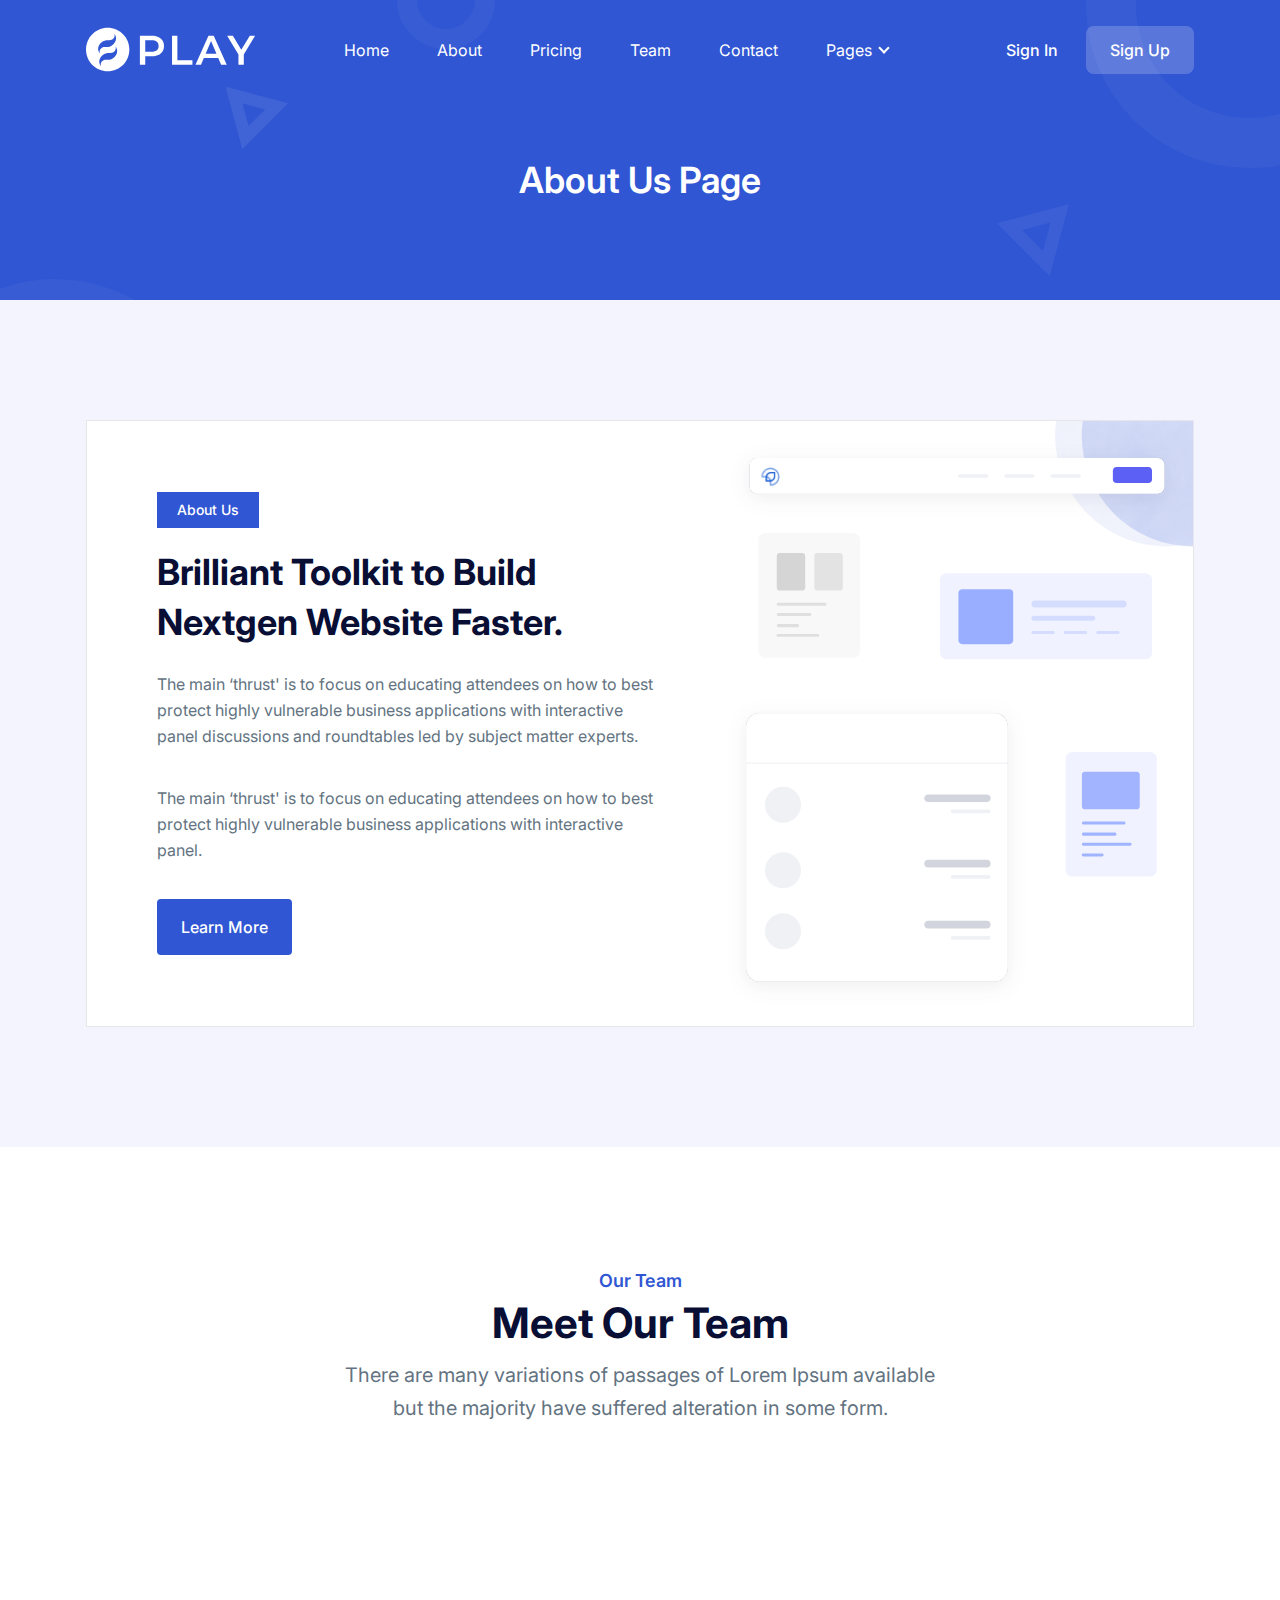
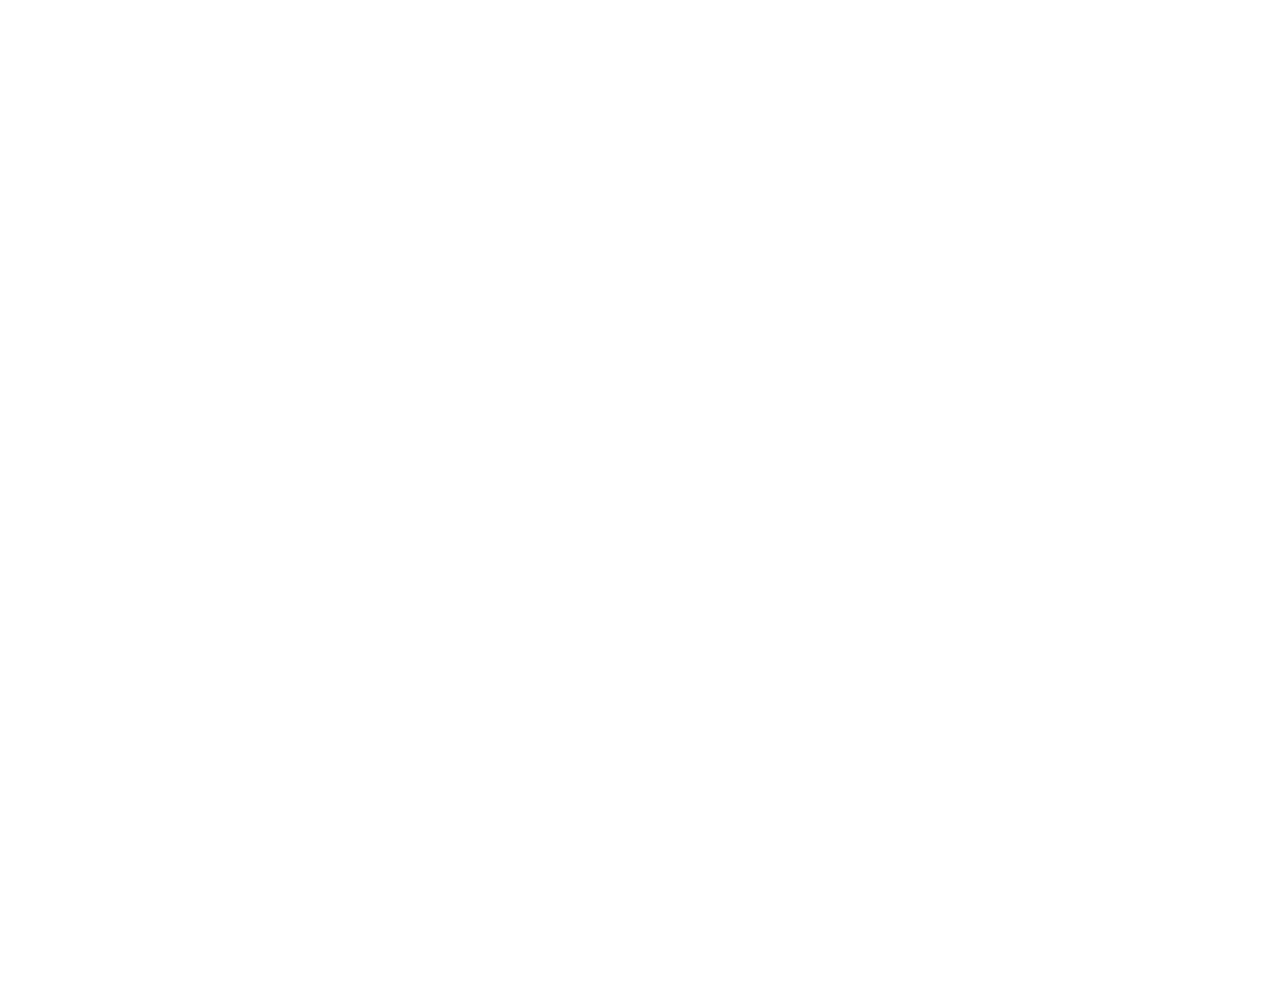
<file: about.html>
<!DOCTYPE html>
<html lang="en">
  <head>
    <meta charset="UTF-8" />
    <meta http-equiv="X-UA-Compatible" content="IE=edge" />
    <meta name="viewport" content="width=device-width, initial-scale=1.0" />
    <title>About | Play Tailwind</title>
    <link
      rel="shortcut icon"
      href="assets/images/favicon.png"
      type="image/x-icon"
    />
    <link rel="stylesheet" href="assets/css/animate.css" />
    <link rel="stylesheet" href="assets/css/tailwind.css" />

    <!-- ==== WOW JS ==== -->
    <script src="assets/js/wow.min.js"></script>
    <script>
      new WOW().init();
    </script>
  </head>
  <body>
    <!-- ====== Navbar Section Start -->
    <div
      class="ud-header absolute top-0 left-0 z-40 flex w-full items-center bg-transparent"
    >
      <div class="container">
        <div class="relative -mx-4 flex items-center justify-between">
          <div class="w-60 max-w-full px-4">
            <a href="index.html" class="navbar-logo block w-full py-5">
              <img
                src="assets/images/logo/logo-white.svg"
                alt="logo"
                class="header-logo w-full"
              />
            </a>
          </div>
          <div class="flex w-full items-center justify-between px-4">
            <div>
              <button
                id="navbarToggler"
                class="absolute right-4 top-1/2 block -translate-y-1/2 rounded-lg px-3 py-[6px] ring-primary focus:ring-2 lg:hidden"
              >
                <span
                  class="relative my-[6px] block h-[2px] w-[30px] bg-white"
                ></span>
                <span
                  class="relative my-[6px] block h-[2px] w-[30px] bg-white"
                ></span>
                <span
                  class="relative my-[6px] block h-[2px] w-[30px] bg-white"
                ></span>
              </button>
              <nav
                id="navbarCollapse"
                class="absolute right-4 top-full hidden w-full max-w-[250px] rounded-lg bg-white py-5 shadow-lg lg:static lg:block lg:w-full lg:max-w-full lg:bg-transparent lg:py-0 lg:px-4 lg:shadow-none xl:px-6"
              >
                <ul class="blcok lg:flex">
                  <li class="group relative">
                    <a
                      href="#home"
                      class="ud-menu-scroll mx-8 flex py-2 text-base text-dark group-hover:text-primary lg:mr-0 lg:inline-flex lg:py-6 lg:px-0 lg:text-white lg:group-hover:text-white lg:group-hover:opacity-70"
                    >
                      Home
                    </a>
                  </li>
                  <li class="group relative">
                    <a
                      href="/#about"
                      class="ud-menu-scroll mx-8 flex py-2 text-base text-dark group-hover:text-primary lg:mr-0 lg:ml-7 lg:inline-flex lg:py-6 lg:px-0 lg:text-white lg:group-hover:text-white lg:group-hover:opacity-70 xl:ml-12"
                    >
                      About
                    </a>
                  </li>
                  <li class="group relative">
                    <a
                      href="/#pricing"
                      class="ud-menu-scroll mx-8 flex py-2 text-base text-dark group-hover:text-primary lg:mr-0 lg:ml-7 lg:inline-flex lg:py-6 lg:px-0 lg:text-white lg:group-hover:text-white lg:group-hover:opacity-70 xl:ml-12"
                    >
                      Pricing
                    </a>
                  </li>
                  <li class="group relative">
                    <a
                      href="/#team"
                      class="ud-menu-scroll mx-8 flex py-2 text-base text-dark group-hover:text-primary lg:mr-0 lg:ml-7 lg:inline-flex lg:py-6 lg:px-0 lg:text-white lg:group-hover:text-white lg:group-hover:opacity-70 xl:ml-12"
                    >
                      Team
                    </a>
                  </li>
                  <li class="group relative">
                    <a
                      href="/#contact"
                      class="ud-menu-scroll mx-8 flex py-2 text-base text-dark group-hover:text-primary lg:mr-0 lg:ml-7 lg:inline-flex lg:py-6 lg:px-0 lg:text-white lg:group-hover:text-white lg:group-hover:opacity-70 xl:ml-12"
                    >
                      Contact
                    </a>
                  </li>
                  <li class="submenu-item group relative">
                    <a
                      href="javascript:void(0)"
                      class="relative mx-8 flex py-2 text-base text-dark after:absolute after:right-1 after:top-1/2 after:mt-[-2px] after:h-2 after:w-2 after:-translate-y-1/2 after:rotate-45 after:border-b-2 after:border-r-2 after:border-current group-hover:text-primary lg:mr-0 lg:ml-8 lg:inline-flex lg:py-6 lg:pl-0 lg:pr-4 lg:text-white lg:after:right-0 lg:group-hover:text-white lg:group-hover:opacity-70 xl:ml-12"
                    >
                      Pages
                    </a>
                    <div
                      class="submenu relative top-full left-0 hidden w-[250px] rounded-sm bg-white p-4 transition-[top] duration-300 group-hover:opacity-100 lg:invisible lg:absolute lg:top-[110%] lg:block lg:opacity-0 lg:shadow-lg lg:group-hover:visible lg:group-hover:top-full"
                    >
                      <a
                        href="about.html"
                        class="block rounded py-[10px] px-4 text-sm text-body-color hover:text-primary"
                      >
                        About Page
                      </a>
                      <a
                        href="pricing.html"
                        class="block rounded py-[10px] px-4 text-sm text-body-color hover:text-primary"
                      >
                        Pricing Page
                      </a>
                      <a
                        href="contact.html"
                        class="block rounded py-[10px] px-4 text-sm text-body-color hover:text-primary"
                      >
                        Contact Page
                      </a>
                      <a
                        href="blog-grids.html"
                        class="block rounded py-[10px] px-4 text-sm text-body-color hover:text-primary"
                      >
                        Blog Grid Page
                      </a>
                      <a
                        href="blog-details.html"
                        class="block rounded py-[10px] px-4 text-sm text-body-color hover:text-primary"
                      >
                        Blog Details Page
                      </a>
                      <a
                        href="signup.html"
                        class="block rounded py-[10px] px-4 text-sm text-body-color hover:text-primary"
                      >
                        Sign Up Page
                      </a>
                      <a
                        href="signin.html"
                        class="block rounded py-[10px] px-4 text-sm text-body-color hover:text-primary"
                      >
                        Sign In Page
                      </a>
                      <a
                        href="404.html"
                        class="block rounded py-[10px] px-4 text-sm text-body-color hover:text-primary"
                      >
                        404 Page
                      </a>
                    </div>
                  </li>
                </ul>
              </nav>
            </div>
            <div class="hidden justify-end pr-16 sm:flex lg:pr-0">
              <a
                href="signin.html"
                class="loginBtn py-3 px-7 text-base font-medium text-white hover:opacity-70"
              >
                Sign In
              </a>
              <a
                href="signup.html"
                class="signUpBtn rounded-lg bg-white bg-opacity-20 py-3 px-6 text-base font-medium text-white duration-300 ease-in-out hover:bg-opacity-100 hover:text-dark"
              >
                Sign Up
              </a>
            </div>
          </div>
        </div>
      </div>
    </div>
    <!-- ====== Navbar Section End -->

    <!-- ====== Banner Section Start -->
    <div
      class="relative z-10 overflow-hidden bg-primary pt-[120px] pb-[100px] md:pt-[130px] lg:pt-[160px]"
    >
      <div class="container">
        <div class="-mx-4 flex flex-wrap items-center">
          <div class="w-full px-4">
            <div class="text-center">
              <h1 class="text-4xl font-semibold text-white">About Us Page</h1>
            </div>
          </div>
        </div>
      </div>
      <div>
        <span class="absolute top-0 left-0 z-[-1]">
          <svg
            width="495"
            height="470"
            viewBox="0 0 495 470"
            fill="none"
            xmlns="http://www.w3.org/2000/svg"
          >
            <circle
              cx="55"
              cy="442"
              r="138"
              stroke="white"
              stroke-opacity="0.04"
              stroke-width="50"
            />
            <circle
              cx="446"
              r="39"
              stroke="white"
              stroke-opacity="0.04"
              stroke-width="20"
            />
            <path
              d="M245.406 137.609L233.985 94.9852L276.609 106.406L245.406 137.609Z"
              stroke="white"
              stroke-opacity="0.08"
              stroke-width="12"
            />
          </svg>
        </span>
        <span class="absolute top-0 right-0 z-[-1]">
          <svg
            width="493"
            height="470"
            viewBox="0 0 493 470"
            fill="none"
            xmlns="http://www.w3.org/2000/svg"
          >
            <circle
              cx="462"
              cy="5"
              r="138"
              stroke="white"
              stroke-opacity="0.04"
              stroke-width="50"
            />
            <circle
              cx="49"
              cy="470"
              r="39"
              stroke="white"
              stroke-opacity="0.04"
              stroke-width="20"
            />
            <path
              d="M222.393 226.701L272.808 213.192L259.299 263.607L222.393 226.701Z"
              stroke="white"
              stroke-opacity="0.06"
              stroke-width="13"
            />
          </svg>
        </span>
      </div>
    </div>
    <!-- ====== Banner Section End -->

    <!-- ====== About Section Start -->
    <section
      id="about"
      class="bg-[#f3f4fe] pt-20 pb-20 lg:pt-[120px] lg:pb-[120px]"
    >
      <div class="container">
        <div class="wow fadeInUp bg-white" data-wow-delay=".2s">
          <div class="-mx-4 flex flex-wrap">
            <div class="w-full px-4">
              <div
                class="items-center justify-between overflow-hidden border lg:flex"
              >
                <div
                  class="w-full py-12 px-7 sm:px-12 md:p-16 lg:max-w-[565px] lg:py-9 lg:px-16 xl:max-w-[640px] xl:p-[70px]"
                >
                  <span
                    class="mb-5 inline-block bg-primary py-2 px-5 text-sm font-medium text-white"
                  >
                    About Us
                  </span>
                  <h2
                    class="mb-6 text-3xl font-bold text-dark sm:text-4xl sm:leading-snug 2xl:text-[40px]"
                  >
                    Brilliant Toolkit to Build Nextgen Website Faster.
                  </h2>
                  <p class="mb-9 text-base leading-relaxed text-body-color">
                    The main ‘thrust' is to focus on educating attendees on how
                    to best protect highly vulnerable business applications with
                    interactive panel discussions and roundtables led by subject
                    matter experts.
                  </p>
                  <p class="mb-9 text-base leading-relaxed text-body-color">
                    The main ‘thrust' is to focus on educating attendees on how
                    to best protect highly vulnerable business applications with
                    interactive panel.
                  </p>
                  <a
                    href="javascript:void(0)"
                    class="inline-flex items-center justify-center rounded bg-primary py-4 px-6 text-base font-medium text-white transition duration-300 ease-in-out hover:bg-opacity-90 hover:shadow-lg"
                  >
                    Learn More
                  </a>
                </div>
                <div class="text-center">
                  <div class="relative z-10 inline-block">
                    <img
                      src="assets/images/about/about-image.svg"
                      alt="image"
                      class="mx-auto lg:ml-auto"
                    />
                  </div>
                </div>
              </div>
            </div>
          </div>
        </div>
      </div>
    </section>
    <!-- ====== About Section End -->

    <!-- ====== Team Section Start -->
    <section id="team" class="pt-20 pb-10 lg:pt-[120px] lg:pb-20">
      <div class="container">
        <div class="-mx-4 flex flex-wrap">
          <div class="w-full px-4">
            <div class="mx-auto mb-[60px] max-w-[620px] text-center">
              <span class="mb-2 block text-lg font-semibold text-primary">
                Our Team
              </span>
              <h2
                class="mb-4 text-3xl font-bold text-dark sm:text-4xl md:text-[42px]"
              >
                Meet Our Team
              </h2>
              <p
                class="text-lg leading-relaxed text-body-color sm:text-xl sm:leading-relaxed"
              >
                There are many variations of passages of Lorem Ipsum available
                but the majority have suffered alteration in some form.
              </p>
            </div>
          </div>
        </div>

        <div class="-mx-4 flex flex-wrap justify-center">
          <div class="w-full px-4 sm:w-1/2 lg:w-1/4">
            <div class="wow fadeInUp mb-10" data-wow-delay=".1s">
              <div
                class="h-170px] relative z-10 mx-auto mb-6 w-[170px] rounded-full"
              >
                <img
                  src="assets/images/team/team-01.png"
                  alt="image"
                  class="w-full rounded-full"
                />
                <span class="absolute top-0 left-0 z-[-1]">
                  <svg
                    width="71"
                    height="82"
                    viewBox="0 0 71 82"
                    fill="none"
                    xmlns="http://www.w3.org/2000/svg"
                  >
                    <circle
                      cx="1.29337"
                      cy="80.7066"
                      r="1.29337"
                      transform="rotate(-90 1.29337 80.7066)"
                      fill="#3056D3"
                    />
                    <circle
                      cx="12.6747"
                      cy="80.7066"
                      r="1.29337"
                      transform="rotate(-90 12.6747 80.7066)"
                      fill="#3056D3"
                    />
                    <circle
                      cx="24.0575"
                      cy="80.7066"
                      r="1.29337"
                      transform="rotate(-90 24.0575 80.7066)"
                      fill="#3056D3"
                    />
                    <circle
                      cx="35.4379"
                      cy="80.7066"
                      r="1.29337"
                      transform="rotate(-90 35.4379 80.7066)"
                      fill="#3056D3"
                    />
                    <circle
                      cx="46.8197"
                      cy="80.7066"
                      r="1.29337"
                      transform="rotate(-90 46.8197 80.7066)"
                      fill="#3056D3"
                    />
                    <circle
                      cx="68.807"
                      cy="80.7066"
                      r="1.29337"
                      transform="rotate(-90 68.807 80.7066)"
                      fill="#3056D3"
                    />
                    <circle
                      cx="57.9443"
                      cy="80.7066"
                      r="1.29337"
                      transform="rotate(-90 57.9443 80.7066)"
                      fill="#3056D3"
                    />
                    <circle
                      cx="1.29337"
                      cy="69.3249"
                      r="1.29337"
                      transform="rotate(-90 1.29337 69.3249)"
                      fill="#3056D3"
                    />
                    <circle
                      cx="12.6747"
                      cy="69.3249"
                      r="1.29337"
                      transform="rotate(-90 12.6747 69.3249)"
                      fill="#3056D3"
                    />
                    <circle
                      cx="24.0575"
                      cy="69.3249"
                      r="1.29337"
                      transform="rotate(-90 24.0575 69.3249)"
                      fill="#3056D3"
                    />
                    <circle
                      cx="35.4379"
                      cy="69.3249"
                      r="1.29337"
                      transform="rotate(-90 35.4379 69.3249)"
                      fill="#3056D3"
                    />
                    <circle
                      cx="46.8197"
                      cy="69.325"
                      r="1.29337"
                      transform="rotate(-90 46.8197 69.325)"
                      fill="#3056D3"
                    />
                    <circle
                      cx="68.807"
                      cy="69.325"
                      r="1.29337"
                      transform="rotate(-90 68.807 69.325)"
                      fill="#3056D3"
                    />
                    <circle
                      cx="57.9433"
                      cy="69.325"
                      r="1.29337"
                      transform="rotate(-90 57.9433 69.325)"
                      fill="#3056D3"
                    />
                    <circle
                      cx="1.29337"
                      cy="57.9433"
                      r="1.29337"
                      transform="rotate(-90 1.29337 57.9433)"
                      fill="#3056D3"
                    />
                    <circle
                      cx="1.29337"
                      cy="24.0568"
                      r="1.29337"
                      transform="rotate(-90 1.29337 24.0568)"
                      fill="#3056D3"
                    />
                    <circle
                      cx="12.6747"
                      cy="57.9433"
                      r="1.29337"
                      transform="rotate(-90 12.6747 57.9433)"
                      fill="#3056D3"
                    />
                    <circle
                      cx="12.6747"
                      cy="24.0568"
                      r="1.29337"
                      transform="rotate(-90 12.6747 24.0568)"
                      fill="#3056D3"
                    />
                    <circle
                      cx="24.0575"
                      cy="57.9433"
                      r="1.29337"
                      transform="rotate(-90 24.0575 57.9433)"
                      fill="#3056D3"
                    />
                    <circle
                      cx="24.0575"
                      cy="24.0568"
                      r="1.29337"
                      transform="rotate(-90 24.0575 24.0568)"
                      fill="#3056D3"
                    />
                    <circle
                      cx="35.4379"
                      cy="57.9433"
                      r="1.29337"
                      transform="rotate(-90 35.4379 57.9433)"
                      fill="#3056D3"
                    />
                    <circle
                      cx="35.4379"
                      cy="24.0568"
                      r="1.29337"
                      transform="rotate(-90 35.4379 24.0568)"
                      fill="#3056D3"
                    />
                    <circle
                      cx="46.8197"
                      cy="57.9431"
                      r="1.29337"
                      transform="rotate(-90 46.8197 57.9431)"
                      fill="#3056D3"
                    />
                    <circle
                      cx="46.8197"
                      cy="24.0567"
                      r="1.29337"
                      transform="rotate(-90 46.8197 24.0567)"
                      fill="#3056D3"
                    />
                    <circle
                      cx="68.807"
                      cy="57.9431"
                      r="1.29337"
                      transform="rotate(-90 68.807 57.9431)"
                      fill="#3056D3"
                    />
                    <circle
                      cx="68.807"
                      cy="24.0567"
                      r="1.29337"
                      transform="rotate(-90 68.807 24.0567)"
                      fill="#3056D3"
                    />
                    <circle
                      cx="57.9433"
                      cy="57.9431"
                      r="1.29337"
                      transform="rotate(-90 57.9433 57.9431)"
                      fill="#3056D3"
                    />
                    <circle
                      cx="57.9443"
                      cy="24.0567"
                      r="1.29337"
                      transform="rotate(-90 57.9443 24.0567)"
                      fill="#3056D3"
                    />
                    <circle
                      cx="1.29337"
                      cy="46.5615"
                      r="1.29337"
                      transform="rotate(-90 1.29337 46.5615)"
                      fill="#3056D3"
                    />
                    <circle
                      cx="1.29337"
                      cy="12.6751"
                      r="1.29337"
                      transform="rotate(-90 1.29337 12.6751)"
                      fill="#3056D3"
                    />
                    <circle
                      cx="12.6747"
                      cy="46.5615"
                      r="1.29337"
                      transform="rotate(-90 12.6747 46.5615)"
                      fill="#3056D3"
                    />
                    <circle
                      cx="12.6747"
                      cy="12.6751"
                      r="1.29337"
                      transform="rotate(-90 12.6747 12.6751)"
                      fill="#3056D3"
                    />
                    <circle
                      cx="24.0575"
                      cy="46.5615"
                      r="1.29337"
                      transform="rotate(-90 24.0575 46.5615)"
                      fill="#3056D3"
                    />
                    <circle
                      cx="24.0575"
                      cy="12.6751"
                      r="1.29337"
                      transform="rotate(-90 24.0575 12.6751)"
                      fill="#3056D3"
                    />
                    <circle
                      cx="35.4379"
                      cy="46.5615"
                      r="1.29337"
                      transform="rotate(-90 35.4379 46.5615)"
                      fill="#3056D3"
                    />
                    <circle
                      cx="35.4379"
                      cy="12.6751"
                      r="1.29337"
                      transform="rotate(-90 35.4379 12.6751)"
                      fill="#3056D3"
                    />
                    <circle
                      cx="46.8197"
                      cy="46.5615"
                      r="1.29337"
                      transform="rotate(-90 46.8197 46.5615)"
                      fill="#3056D3"
                    />
                    <circle
                      cx="46.8197"
                      cy="12.6751"
                      r="1.29337"
                      transform="rotate(-90 46.8197 12.6751)"
                      fill="#3056D3"
                    />
                    <circle
                      cx="68.807"
                      cy="46.5615"
                      r="1.29337"
                      transform="rotate(-90 68.807 46.5615)"
                      fill="#3056D3"
                    />
                    <circle
                      cx="68.807"
                      cy="12.6751"
                      r="1.29337"
                      transform="rotate(-90 68.807 12.6751)"
                      fill="#3056D3"
                    />
                    <circle
                      cx="57.9433"
                      cy="46.5615"
                      r="1.29337"
                      transform="rotate(-90 57.9433 46.5615)"
                      fill="#3056D3"
                    />
                    <circle
                      cx="57.9443"
                      cy="12.6751"
                      r="1.29337"
                      transform="rotate(-90 57.9443 12.6751)"
                      fill="#3056D3"
                    />
                    <circle
                      cx="1.29337"
                      cy="35.1798"
                      r="1.29337"
                      transform="rotate(-90 1.29337 35.1798)"
                      fill="#3056D3"
                    />
                    <circle
                      cx="1.29337"
                      cy="1.2933"
                      r="1.29337"
                      transform="rotate(-90 1.29337 1.2933)"
                      fill="#3056D3"
                    />
                    <circle
                      cx="12.6747"
                      cy="35.1798"
                      r="1.29337"
                      transform="rotate(-90 12.6747 35.1798)"
                      fill="#3056D3"
                    />
                    <circle
                      cx="12.6747"
                      cy="1.2933"
                      r="1.29337"
                      transform="rotate(-90 12.6747 1.2933)"
                      fill="#3056D3"
                    />
                    <circle
                      cx="24.0575"
                      cy="35.1798"
                      r="1.29337"
                      transform="rotate(-90 24.0575 35.1798)"
                      fill="#3056D3"
                    />
                    <circle
                      cx="24.0575"
                      cy="1.29336"
                      r="1.29337"
                      transform="rotate(-90 24.0575 1.29336)"
                      fill="#3056D3"
                    />
                    <circle
                      cx="35.4379"
                      cy="35.1798"
                      r="1.29337"
                      transform="rotate(-90 35.4379 35.1798)"
                      fill="#3056D3"
                    />
                    <circle
                      cx="35.4379"
                      cy="1.29336"
                      r="1.29337"
                      transform="rotate(-90 35.4379 1.29336)"
                      fill="#3056D3"
                    />
                    <circle
                      cx="46.8197"
                      cy="35.18"
                      r="1.29337"
                      transform="rotate(-90 46.8197 35.18)"
                      fill="#3056D3"
                    />
                    <circle
                      cx="46.8197"
                      cy="1.29354"
                      r="1.29337"
                      transform="rotate(-90 46.8197 1.29354)"
                      fill="#3056D3"
                    />
                    <circle
                      cx="68.807"
                      cy="35.18"
                      r="1.29337"
                      transform="rotate(-90 68.807 35.18)"
                      fill="#3056D3"
                    />
                    <circle
                      cx="68.807"
                      cy="1.29354"
                      r="1.29337"
                      transform="rotate(-90 68.807 1.29354)"
                      fill="#3056D3"
                    />
                    <circle
                      cx="57.9443"
                      cy="35.18"
                      r="1.29337"
                      transform="rotate(-90 57.9443 35.18)"
                      fill="#3056D3"
                    />
                    <circle
                      cx="57.9443"
                      cy="1.29354"
                      r="1.29337"
                      transform="rotate(-90 57.9443 1.29354)"
                      fill="#3056D3"
                    />
                  </svg>
                </span>
                <span class="absolute right-0 bottom-0">
                  <svg
                    width="22"
                    height="22"
                    viewBox="0 0 22 22"
                    fill="none"
                    xmlns="http://www.w3.org/2000/svg"
                  >
                    <path
                      d="M21.5 21.5L0.505701 21.5C0.767606 10.023 10.023 0.767604 21.5 0.505697L21.5 21.5Z"
                      stroke="#13C296"
                    />
                  </svg>
                </span>
              </div>
              <div class="text-center">
                <h4 class="mb-2 text-lg font-medium text-dark">
                  Adveen Desuza
                </h4>
                <p class="mb-5 text-sm font-medium text-body-color">
                  UI Designer
                </p>
                <div class="flex items-center justify-center">
                  <a
                    href="javascript:void(0)"
                    class="mx-2 flex h-8 w-8 items-center justify-center text-[#cdced6] hover:text-primary"
                  >
                    <svg
                      width="10"
                      height="18"
                      viewBox="0 0 10 18"
                      class="fill-current"
                    >
                      <path
                        d="M9.29878 7.2H7.74898H7.19548V6.61935V4.81936V4.23871H7.74898H8.91133C9.21575 4.23871 9.46483 4.00645 9.46483 3.65806V0.580645C9.46483 0.26129 9.24343 0 8.91133 0H6.89106C4.70474 0 3.18262 1.62581 3.18262 4.03548V6.56129V7.14194H2.62912H0.747223C0.359774 7.14194 0 7.46129 0 7.92581V10.0161C0 10.4226 0.304424 10.8 0.747223 10.8H2.57377H3.12727V11.3806V17.2161C3.12727 17.6226 3.43169 18 3.87449 18H6.47593C6.64198 18 6.78036 17.9129 6.89106 17.7968C7.00176 17.6806 7.08478 17.4774 7.08478 17.3032V11.4097V10.829H7.66596H8.91133C9.2711 10.829 9.54785 10.5968 9.6032 10.2484V10.2194V10.1903L9.99065 8.1871C10.0183 7.98387 9.99065 7.75161 9.8246 7.51935C9.76925 7.37419 9.52018 7.22903 9.29878 7.2Z"
                      />
                    </svg>
                  </a>
                  <a
                    href="javascript:void(0)"
                    class="mx-2 flex h-8 w-8 items-center justify-center text-[#cdced6] hover:text-primary"
                  >
                    <svg
                      width="18"
                      height="14"
                      viewBox="0 0 18 14"
                      class="fill-current"
                    >
                      <path
                        d="M15.9968 2.41096L17.1 1.09589C17.4194 0.739726 17.5065 0.465753 17.5355 0.328767C16.6645 0.821918 15.8516 0.986301 15.329 0.986301H15.1258L15.0097 0.876712C14.3129 0.30137 13.4419 0 12.5129 0C10.4806 0 8.88387 1.58904 8.88387 3.42466C8.88387 3.53425 8.88387 3.69863 8.9129 3.80822L9 4.35616L8.39032 4.32877C4.67419 4.21918 1.62581 1.20548 1.13226 0.684932C0.319355 2.05479 0.783871 3.36986 1.27742 4.19178L2.26452 5.72603L0.696774 4.90411C0.725806 6.05479 1.19032 6.9589 2.09032 7.61644L2.87419 8.16438L2.09032 8.46575C2.58387 9.86301 3.6871 10.4384 4.5 10.6575L5.57419 10.9315L4.55806 11.589C2.93226 12.6849 0.9 12.6027 0 12.5205C1.82903 13.726 4.00645 14 5.51613 14C6.64839 14 7.49032 13.8904 7.69355 13.8082C15.8226 12 16.2 5.15068 16.2 3.78082V3.58904L16.3742 3.47945C17.3613 2.60274 17.7677 2.13699 18 1.86301C17.9129 1.89041 17.7968 1.94521 17.6806 1.9726L15.9968 2.41096Z"
                      />
                    </svg>
                  </a>
                  <a
                    href="javascript:void(0)"
                    class="mx-2 flex h-8 w-8 items-center justify-center text-[#cdced6] hover:text-primary"
                  >
                    <svg
                      width="18"
                      height="18"
                      viewBox="0 0 18 18"
                      class="fill-current"
                    >
                      <path
                        d="M8.90245 12.1939C10.7363 12.1939 12.2229 10.7073 12.2229 8.87352C12.2229 7.0397 10.7363 5.5531 8.90245 5.5531C7.06863 5.5531 5.58203 7.0397 5.58203 8.87352C5.58203 10.7073 7.06863 12.1939 8.90245 12.1939Z"
                      />
                      <path
                        d="M12.5088 0H5.23824C2.34719 0 0 2.34719 0 5.23824V12.4516C0 15.3999 2.34719 17.7471 5.23824 17.7471H12.4516C15.3999 17.7471 17.7471 15.3999 17.7471 12.5088V5.23824C17.7471 2.34719 15.3999 0 12.5088 0ZM8.90215 13.2244C6.46909 13.2244 4.55126 11.2493 4.55126 8.87353C4.55126 6.49771 6.49771 4.52264 8.90215 4.52264C11.278 4.52264 13.2244 6.49771 13.2244 8.87353C13.2244 11.2493 11.3066 13.2244 8.90215 13.2244ZM14.9133 4.92338C14.627 5.23824 14.1976 5.40999 13.711 5.40999C13.2817 5.40999 12.8523 5.23824 12.5088 4.92338C12.1939 4.60851 12.0222 4.20777 12.0222 3.72116C12.0222 3.23454 12.1939 2.86243 12.5088 2.51894C12.8237 2.17545 13.2244 2.0037 13.711 2.0037C14.1404 2.0037 14.5984 2.17545 14.9133 2.49031C15.1995 2.86243 15.3999 3.29179 15.3999 3.74978C15.3712 4.20777 15.1995 4.60851 14.9133 4.92338Z"
                      />
                      <path
                        d="M13.7397 3.03418C13.3676 3.03418 13.0527 3.34905 13.0527 3.72116C13.0527 4.09328 13.3676 4.40815 13.7397 4.40815C14.1118 4.40815 14.4267 4.09328 14.4267 3.72116C14.4267 3.34905 14.1405 3.03418 13.7397 3.03418Z"
                      />
                    </svg>
                  </a>
                </div>
              </div>
            </div>
          </div>
          <div class="w-full px-4 sm:w-1/2 lg:w-1/4">
            <div class="wow fadeInUp mb-10" data-wow-delay=".15s">
              <div
                class="h-170px] relative z-10 mx-auto mb-6 w-[170px] rounded-full"
              >
                <img
                  src="assets/images/team/team-02.png"
                  alt="image"
                  class="w-full rounded-full"
                />
                <span class="absolute top-0 left-0 z-[-1]">
                  <svg
                    width="71"
                    height="82"
                    viewBox="0 0 71 82"
                    fill="none"
                    xmlns="http://www.w3.org/2000/svg"
                  >
                    <circle
                      cx="1.29337"
                      cy="80.7066"
                      r="1.29337"
                      transform="rotate(-90 1.29337 80.7066)"
                      fill="#3056D3"
                    />
                    <circle
                      cx="12.6747"
                      cy="80.7066"
                      r="1.29337"
                      transform="rotate(-90 12.6747 80.7066)"
                      fill="#3056D3"
                    />
                    <circle
                      cx="24.0575"
                      cy="80.7066"
                      r="1.29337"
                      transform="rotate(-90 24.0575 80.7066)"
                      fill="#3056D3"
                    />
                    <circle
                      cx="35.4379"
                      cy="80.7066"
                      r="1.29337"
                      transform="rotate(-90 35.4379 80.7066)"
                      fill="#3056D3"
                    />
                    <circle
                      cx="46.8197"
                      cy="80.7066"
                      r="1.29337"
                      transform="rotate(-90 46.8197 80.7066)"
                      fill="#3056D3"
                    />
                    <circle
                      cx="68.807"
                      cy="80.7066"
                      r="1.29337"
                      transform="rotate(-90 68.807 80.7066)"
                      fill="#3056D3"
                    />
                    <circle
                      cx="57.9443"
                      cy="80.7066"
                      r="1.29337"
                      transform="rotate(-90 57.9443 80.7066)"
                      fill="#3056D3"
                    />
                    <circle
                      cx="1.29337"
                      cy="69.3249"
                      r="1.29337"
                      transform="rotate(-90 1.29337 69.3249)"
                      fill="#3056D3"
                    />
                    <circle
                      cx="12.6747"
                      cy="69.3249"
                      r="1.29337"
                      transform="rotate(-90 12.6747 69.3249)"
                      fill="#3056D3"
                    />
                    <circle
                      cx="24.0575"
                      cy="69.3249"
                      r="1.29337"
                      transform="rotate(-90 24.0575 69.3249)"
                      fill="#3056D3"
                    />
                    <circle
                      cx="35.4379"
                      cy="69.3249"
                      r="1.29337"
                      transform="rotate(-90 35.4379 69.3249)"
                      fill="#3056D3"
                    />
                    <circle
                      cx="46.8197"
                      cy="69.325"
                      r="1.29337"
                      transform="rotate(-90 46.8197 69.325)"
                      fill="#3056D3"
                    />
                    <circle
                      cx="68.807"
                      cy="69.325"
                      r="1.29337"
                      transform="rotate(-90 68.807 69.325)"
                      fill="#3056D3"
                    />
                    <circle
                      cx="57.9433"
                      cy="69.325"
                      r="1.29337"
                      transform="rotate(-90 57.9433 69.325)"
                      fill="#3056D3"
                    />
                    <circle
                      cx="1.29337"
                      cy="57.9433"
                      r="1.29337"
                      transform="rotate(-90 1.29337 57.9433)"
                      fill="#3056D3"
                    />
                    <circle
                      cx="1.29337"
                      cy="24.0568"
                      r="1.29337"
                      transform="rotate(-90 1.29337 24.0568)"
                      fill="#3056D3"
                    />
                    <circle
                      cx="12.6747"
                      cy="57.9433"
                      r="1.29337"
                      transform="rotate(-90 12.6747 57.9433)"
                      fill="#3056D3"
                    />
                    <circle
                      cx="12.6747"
                      cy="24.0568"
                      r="1.29337"
                      transform="rotate(-90 12.6747 24.0568)"
                      fill="#3056D3"
                    />
                    <circle
                      cx="24.0575"
                      cy="57.9433"
                      r="1.29337"
                      transform="rotate(-90 24.0575 57.9433)"
                      fill="#3056D3"
                    />
                    <circle
                      cx="24.0575"
                      cy="24.0568"
                      r="1.29337"
                      transform="rotate(-90 24.0575 24.0568)"
                      fill="#3056D3"
                    />
                    <circle
                      cx="35.4379"
                      cy="57.9433"
                      r="1.29337"
                      transform="rotate(-90 35.4379 57.9433)"
                      fill="#3056D3"
                    />
                    <circle
                      cx="35.4379"
                      cy="24.0568"
                      r="1.29337"
                      transform="rotate(-90 35.4379 24.0568)"
                      fill="#3056D3"
                    />
                    <circle
                      cx="46.8197"
                      cy="57.9431"
                      r="1.29337"
                      transform="rotate(-90 46.8197 57.9431)"
                      fill="#3056D3"
                    />
                    <circle
                      cx="46.8197"
                      cy="24.0567"
                      r="1.29337"
                      transform="rotate(-90 46.8197 24.0567)"
                      fill="#3056D3"
                    />
                    <circle
                      cx="68.807"
                      cy="57.9431"
                      r="1.29337"
                      transform="rotate(-90 68.807 57.9431)"
                      fill="#3056D3"
                    />
                    <circle
                      cx="68.807"
                      cy="24.0567"
                      r="1.29337"
                      transform="rotate(-90 68.807 24.0567)"
                      fill="#3056D3"
                    />
                    <circle
                      cx="57.9433"
                      cy="57.9431"
                      r="1.29337"
                      transform="rotate(-90 57.9433 57.9431)"
                      fill="#3056D3"
                    />
                    <circle
                      cx="57.9443"
                      cy="24.0567"
                      r="1.29337"
                      transform="rotate(-90 57.9443 24.0567)"
                      fill="#3056D3"
                    />
                    <circle
                      cx="1.29337"
                      cy="46.5615"
                      r="1.29337"
                      transform="rotate(-90 1.29337 46.5615)"
                      fill="#3056D3"
                    />
                    <circle
                      cx="1.29337"
                      cy="12.6751"
                      r="1.29337"
                      transform="rotate(-90 1.29337 12.6751)"
                      fill="#3056D3"
                    />
                    <circle
                      cx="12.6747"
                      cy="46.5615"
                      r="1.29337"
                      transform="rotate(-90 12.6747 46.5615)"
                      fill="#3056D3"
                    />
                    <circle
                      cx="12.6747"
                      cy="12.6751"
                      r="1.29337"
                      transform="rotate(-90 12.6747 12.6751)"
                      fill="#3056D3"
                    />
                    <circle
                      cx="24.0575"
                      cy="46.5615"
                      r="1.29337"
                      transform="rotate(-90 24.0575 46.5615)"
                      fill="#3056D3"
                    />
                    <circle
                      cx="24.0575"
                      cy="12.6751"
                      r="1.29337"
                      transform="rotate(-90 24.0575 12.6751)"
                      fill="#3056D3"
                    />
                    <circle
                      cx="35.4379"
                      cy="46.5615"
                      r="1.29337"
                      transform="rotate(-90 35.4379 46.5615)"
                      fill="#3056D3"
                    />
                    <circle
                      cx="35.4379"
                      cy="12.6751"
                      r="1.29337"
                      transform="rotate(-90 35.4379 12.6751)"
                      fill="#3056D3"
                    />
                    <circle
                      cx="46.8197"
                      cy="46.5615"
                      r="1.29337"
                      transform="rotate(-90 46.8197 46.5615)"
                      fill="#3056D3"
                    />
                    <circle
                      cx="46.8197"
                      cy="12.6751"
                      r="1.29337"
                      transform="rotate(-90 46.8197 12.6751)"
                      fill="#3056D3"
                    />
                    <circle
                      cx="68.807"
                      cy="46.5615"
                      r="1.29337"
                      transform="rotate(-90 68.807 46.5615)"
                      fill="#3056D3"
                    />
                    <circle
                      cx="68.807"
                      cy="12.6751"
                      r="1.29337"
                      transform="rotate(-90 68.807 12.6751)"
                      fill="#3056D3"
                    />
                    <circle
                      cx="57.9433"
                      cy="46.5615"
                      r="1.29337"
                      transform="rotate(-90 57.9433 46.5615)"
                      fill="#3056D3"
                    />
                    <circle
                      cx="57.9443"
                      cy="12.6751"
                      r="1.29337"
                      transform="rotate(-90 57.9443 12.6751)"
                      fill="#3056D3"
                    />
                    <circle
                      cx="1.29337"
                      cy="35.1798"
                      r="1.29337"
                      transform="rotate(-90 1.29337 35.1798)"
                      fill="#3056D3"
                    />
                    <circle
                      cx="1.29337"
                      cy="1.2933"
                      r="1.29337"
                      transform="rotate(-90 1.29337 1.2933)"
                      fill="#3056D3"
                    />
                    <circle
                      cx="12.6747"
                      cy="35.1798"
                      r="1.29337"
                      transform="rotate(-90 12.6747 35.1798)"
                      fill="#3056D3"
                    />
                    <circle
                      cx="12.6747"
                      cy="1.2933"
                      r="1.29337"
                      transform="rotate(-90 12.6747 1.2933)"
                      fill="#3056D3"
                    />
                    <circle
                      cx="24.0575"
                      cy="35.1798"
                      r="1.29337"
                      transform="rotate(-90 24.0575 35.1798)"
                      fill="#3056D3"
                    />
                    <circle
                      cx="24.0575"
                      cy="1.29336"
                      r="1.29337"
                      transform="rotate(-90 24.0575 1.29336)"
                      fill="#3056D3"
                    />
                    <circle
                      cx="35.4379"
                      cy="35.1798"
                      r="1.29337"
                      transform="rotate(-90 35.4379 35.1798)"
                      fill="#3056D3"
                    />
                    <circle
                      cx="35.4379"
                      cy="1.29336"
                      r="1.29337"
                      transform="rotate(-90 35.4379 1.29336)"
                      fill="#3056D3"
                    />
                    <circle
                      cx="46.8197"
                      cy="35.18"
                      r="1.29337"
                      transform="rotate(-90 46.8197 35.18)"
                      fill="#3056D3"
                    />
                    <circle
                      cx="46.8197"
                      cy="1.29354"
                      r="1.29337"
                      transform="rotate(-90 46.8197 1.29354)"
                      fill="#3056D3"
                    />
                    <circle
                      cx="68.807"
                      cy="35.18"
                      r="1.29337"
                      transform="rotate(-90 68.807 35.18)"
                      fill="#3056D3"
                    />
                    <circle
                      cx="68.807"
                      cy="1.29354"
                      r="1.29337"
                      transform="rotate(-90 68.807 1.29354)"
                      fill="#3056D3"
                    />
                    <circle
                      cx="57.9443"
                      cy="35.18"
                      r="1.29337"
                      transform="rotate(-90 57.9443 35.18)"
                      fill="#3056D3"
                    />
                    <circle
                      cx="57.9443"
                      cy="1.29354"
                      r="1.29337"
                      transform="rotate(-90 57.9443 1.29354)"
                      fill="#3056D3"
                    />
                  </svg>
                </span>
                <span class="absolute right-0 bottom-0">
                  <svg
                    width="22"
                    height="22"
                    viewBox="0 0 22 22"
                    fill="none"
                    xmlns="http://www.w3.org/2000/svg"
                  >
                    <path
                      d="M21.5 21.5L0.505701 21.5C0.767606 10.023 10.023 0.767604 21.5 0.505697L21.5 21.5Z"
                      stroke="#13C296"
                    />
                  </svg>
                </span>
              </div>
              <div class="text-center">
                <h4 class="mb-2 text-lg font-medium text-dark">Jezmin uniya</h4>
                <p class="mb-5 text-sm font-medium text-body-color">
                  Product Designer
                </p>
                <div class="flex items-center justify-center">
                  <a
                    href="javascript:void(0)"
                    class="mx-2 flex h-8 w-8 items-center justify-center text-[#cdced6] hover:text-primary"
                  >
                    <svg
                      width="10"
                      height="18"
                      viewBox="0 0 10 18"
                      class="fill-current"
                    >
                      <path
                        d="M9.29878 7.2H7.74898H7.19548V6.61935V4.81936V4.23871H7.74898H8.91133C9.21575 4.23871 9.46483 4.00645 9.46483 3.65806V0.580645C9.46483 0.26129 9.24343 0 8.91133 0H6.89106C4.70474 0 3.18262 1.62581 3.18262 4.03548V6.56129V7.14194H2.62912H0.747223C0.359774 7.14194 0 7.46129 0 7.92581V10.0161C0 10.4226 0.304424 10.8 0.747223 10.8H2.57377H3.12727V11.3806V17.2161C3.12727 17.6226 3.43169 18 3.87449 18H6.47593C6.64198 18 6.78036 17.9129 6.89106 17.7968C7.00176 17.6806 7.08478 17.4774 7.08478 17.3032V11.4097V10.829H7.66596H8.91133C9.2711 10.829 9.54785 10.5968 9.6032 10.2484V10.2194V10.1903L9.99065 8.1871C10.0183 7.98387 9.99065 7.75161 9.8246 7.51935C9.76925 7.37419 9.52018 7.22903 9.29878 7.2Z"
                      />
                    </svg>
                  </a>
                  <a
                    href="javascript:void(0)"
                    class="mx-2 flex h-8 w-8 items-center justify-center text-[#cdced6] hover:text-primary"
                  >
                    <svg
                      width="18"
                      height="14"
                      viewBox="0 0 18 14"
                      class="fill-current"
                    >
                      <path
                        d="M15.9968 2.41096L17.1 1.09589C17.4194 0.739726 17.5065 0.465753 17.5355 0.328767C16.6645 0.821918 15.8516 0.986301 15.329 0.986301H15.1258L15.0097 0.876712C14.3129 0.30137 13.4419 0 12.5129 0C10.4806 0 8.88387 1.58904 8.88387 3.42466C8.88387 3.53425 8.88387 3.69863 8.9129 3.80822L9 4.35616L8.39032 4.32877C4.67419 4.21918 1.62581 1.20548 1.13226 0.684932C0.319355 2.05479 0.783871 3.36986 1.27742 4.19178L2.26452 5.72603L0.696774 4.90411C0.725806 6.05479 1.19032 6.9589 2.09032 7.61644L2.87419 8.16438L2.09032 8.46575C2.58387 9.86301 3.6871 10.4384 4.5 10.6575L5.57419 10.9315L4.55806 11.589C2.93226 12.6849 0.9 12.6027 0 12.5205C1.82903 13.726 4.00645 14 5.51613 14C6.64839 14 7.49032 13.8904 7.69355 13.8082C15.8226 12 16.2 5.15068 16.2 3.78082V3.58904L16.3742 3.47945C17.3613 2.60274 17.7677 2.13699 18 1.86301C17.9129 1.89041 17.7968 1.94521 17.6806 1.9726L15.9968 2.41096Z"
                      />
                    </svg>
                  </a>
                  <a
                    href="javascript:void(0)"
                    class="mx-2 flex h-8 w-8 items-center justify-center text-[#cdced6] hover:text-primary"
                  >
                    <svg
                      width="18"
                      height="18"
                      viewBox="0 0 18 18"
                      class="fill-current"
                    >
                      <path
                        d="M8.90245 12.1939C10.7363 12.1939 12.2229 10.7073 12.2229 8.87352C12.2229 7.0397 10.7363 5.5531 8.90245 5.5531C7.06863 5.5531 5.58203 7.0397 5.58203 8.87352C5.58203 10.7073 7.06863 12.1939 8.90245 12.1939Z"
                      />
                      <path
                        d="M12.5088 0H5.23824C2.34719 0 0 2.34719 0 5.23824V12.4516C0 15.3999 2.34719 17.7471 5.23824 17.7471H12.4516C15.3999 17.7471 17.7471 15.3999 17.7471 12.5088V5.23824C17.7471 2.34719 15.3999 0 12.5088 0ZM8.90215 13.2244C6.46909 13.2244 4.55126 11.2493 4.55126 8.87353C4.55126 6.49771 6.49771 4.52264 8.90215 4.52264C11.278 4.52264 13.2244 6.49771 13.2244 8.87353C13.2244 11.2493 11.3066 13.2244 8.90215 13.2244ZM14.9133 4.92338C14.627 5.23824 14.1976 5.40999 13.711 5.40999C13.2817 5.40999 12.8523 5.23824 12.5088 4.92338C12.1939 4.60851 12.0222 4.20777 12.0222 3.72116C12.0222 3.23454 12.1939 2.86243 12.5088 2.51894C12.8237 2.17545 13.2244 2.0037 13.711 2.0037C14.1404 2.0037 14.5984 2.17545 14.9133 2.49031C15.1995 2.86243 15.3999 3.29179 15.3999 3.74978C15.3712 4.20777 15.1995 4.60851 14.9133 4.92338Z"
                      />
                      <path
                        d="M13.7397 3.03418C13.3676 3.03418 13.0527 3.34905 13.0527 3.72116C13.0527 4.09328 13.3676 4.40815 13.7397 4.40815C14.1118 4.40815 14.4267 4.09328 14.4267 3.72116C14.4267 3.34905 14.1405 3.03418 13.7397 3.03418Z"
                      />
                    </svg>
                  </a>
                </div>
              </div>
            </div>
          </div>
          <div class="w-full px-4 sm:w-1/2 lg:w-1/4">
            <div class="wow fadeInUp mb-10" data-wow-delay=".2s">
              <div
                class="h-170px] relative z-10 mx-auto mb-6 w-[170px] rounded-full"
              >
                <img
                  src="assets/images/team/team-03.png"
                  alt="image"
                  class="w-full rounded-full"
                />
                <span class="absolute top-0 left-0 z-[-1]">
                  <svg
                    width="71"
                    height="82"
                    viewBox="0 0 71 82"
                    fill="none"
                    xmlns="http://www.w3.org/2000/svg"
                  >
                    <circle
                      cx="1.29337"
                      cy="80.7066"
                      r="1.29337"
                      transform="rotate(-90 1.29337 80.7066)"
                      fill="#3056D3"
                    />
                    <circle
                      cx="12.6747"
                      cy="80.7066"
                      r="1.29337"
                      transform="rotate(-90 12.6747 80.7066)"
                      fill="#3056D3"
                    />
                    <circle
                      cx="24.0575"
                      cy="80.7066"
                      r="1.29337"
                      transform="rotate(-90 24.0575 80.7066)"
                      fill="#3056D3"
                    />
                    <circle
                      cx="35.4379"
                      cy="80.7066"
                      r="1.29337"
                      transform="rotate(-90 35.4379 80.7066)"
                      fill="#3056D3"
                    />
                    <circle
                      cx="46.8197"
                      cy="80.7066"
                      r="1.29337"
                      transform="rotate(-90 46.8197 80.7066)"
                      fill="#3056D3"
                    />
                    <circle
                      cx="68.807"
                      cy="80.7066"
                      r="1.29337"
                      transform="rotate(-90 68.807 80.7066)"
                      fill="#3056D3"
                    />
                    <circle
                      cx="57.9443"
                      cy="80.7066"
                      r="1.29337"
                      transform="rotate(-90 57.9443 80.7066)"
                      fill="#3056D3"
                    />
                    <circle
                      cx="1.29337"
                      cy="69.3249"
                      r="1.29337"
                      transform="rotate(-90 1.29337 69.3249)"
                      fill="#3056D3"
                    />
                    <circle
                      cx="12.6747"
                      cy="69.3249"
                      r="1.29337"
                      transform="rotate(-90 12.6747 69.3249)"
                      fill="#3056D3"
                    />
                    <circle
                      cx="24.0575"
                      cy="69.3249"
                      r="1.29337"
                      transform="rotate(-90 24.0575 69.3249)"
                      fill="#3056D3"
                    />
                    <circle
                      cx="35.4379"
                      cy="69.3249"
                      r="1.29337"
                      transform="rotate(-90 35.4379 69.3249)"
                      fill="#3056D3"
                    />
                    <circle
                      cx="46.8197"
                      cy="69.325"
                      r="1.29337"
                      transform="rotate(-90 46.8197 69.325)"
                      fill="#3056D3"
                    />
                    <circle
                      cx="68.807"
                      cy="69.325"
                      r="1.29337"
                      transform="rotate(-90 68.807 69.325)"
                      fill="#3056D3"
                    />
                    <circle
                      cx="57.9433"
                      cy="69.325"
                      r="1.29337"
                      transform="rotate(-90 57.9433 69.325)"
                      fill="#3056D3"
                    />
                    <circle
                      cx="1.29337"
                      cy="57.9433"
                      r="1.29337"
                      transform="rotate(-90 1.29337 57.9433)"
                      fill="#3056D3"
                    />
                    <circle
                      cx="1.29337"
                      cy="24.0568"
                      r="1.29337"
                      transform="rotate(-90 1.29337 24.0568)"
                      fill="#3056D3"
                    />
                    <circle
                      cx="12.6747"
                      cy="57.9433"
                      r="1.29337"
                      transform="rotate(-90 12.6747 57.9433)"
                      fill="#3056D3"
                    />
                    <circle
                      cx="12.6747"
                      cy="24.0568"
                      r="1.29337"
                      transform="rotate(-90 12.6747 24.0568)"
                      fill="#3056D3"
                    />
                    <circle
                      cx="24.0575"
                      cy="57.9433"
                      r="1.29337"
                      transform="rotate(-90 24.0575 57.9433)"
                      fill="#3056D3"
                    />
                    <circle
                      cx="24.0575"
                      cy="24.0568"
                      r="1.29337"
                      transform="rotate(-90 24.0575 24.0568)"
                      fill="#3056D3"
                    />
                    <circle
                      cx="35.4379"
                      cy="57.9433"
                      r="1.29337"
                      transform="rotate(-90 35.4379 57.9433)"
                      fill="#3056D3"
                    />
                    <circle
                      cx="35.4379"
                      cy="24.0568"
                      r="1.29337"
                      transform="rotate(-90 35.4379 24.0568)"
                      fill="#3056D3"
                    />
                    <circle
                      cx="46.8197"
                      cy="57.9431"
                      r="1.29337"
                      transform="rotate(-90 46.8197 57.9431)"
                      fill="#3056D3"
                    />
                    <circle
                      cx="46.8197"
                      cy="24.0567"
                      r="1.29337"
                      transform="rotate(-90 46.8197 24.0567)"
                      fill="#3056D3"
                    />
                    <circle
                      cx="68.807"
                      cy="57.9431"
                      r="1.29337"
                      transform="rotate(-90 68.807 57.9431)"
                      fill="#3056D3"
                    />
                    <circle
                      cx="68.807"
                      cy="24.0567"
                      r="1.29337"
                      transform="rotate(-90 68.807 24.0567)"
                      fill="#3056D3"
                    />
                    <circle
                      cx="57.9433"
                      cy="57.9431"
                      r="1.29337"
                      transform="rotate(-90 57.9433 57.9431)"
                      fill="#3056D3"
                    />
                    <circle
                      cx="57.9443"
                      cy="24.0567"
                      r="1.29337"
                      transform="rotate(-90 57.9443 24.0567)"
                      fill="#3056D3"
                    />
                    <circle
                      cx="1.29337"
                      cy="46.5615"
                      r="1.29337"
                      transform="rotate(-90 1.29337 46.5615)"
                      fill="#3056D3"
                    />
                    <circle
                      cx="1.29337"
                      cy="12.6751"
                      r="1.29337"
                      transform="rotate(-90 1.29337 12.6751)"
                      fill="#3056D3"
                    />
                    <circle
                      cx="12.6747"
                      cy="46.5615"
                      r="1.29337"
                      transform="rotate(-90 12.6747 46.5615)"
                      fill="#3056D3"
                    />
                    <circle
                      cx="12.6747"
                      cy="12.6751"
                      r="1.29337"
                      transform="rotate(-90 12.6747 12.6751)"
                      fill="#3056D3"
                    />
                    <circle
                      cx="24.0575"
                      cy="46.5615"
                      r="1.29337"
                      transform="rotate(-90 24.0575 46.5615)"
                      fill="#3056D3"
                    />
                    <circle
                      cx="24.0575"
                      cy="12.6751"
                      r="1.29337"
                      transform="rotate(-90 24.0575 12.6751)"
                      fill="#3056D3"
                    />
                    <circle
                      cx="35.4379"
                      cy="46.5615"
                      r="1.29337"
                      transform="rotate(-90 35.4379 46.5615)"
                      fill="#3056D3"
                    />
                    <circle
                      cx="35.4379"
                      cy="12.6751"
                      r="1.29337"
                      transform="rotate(-90 35.4379 12.6751)"
                      fill="#3056D3"
                    />
                    <circle
                      cx="46.8197"
                      cy="46.5615"
                      r="1.29337"
                      transform="rotate(-90 46.8197 46.5615)"
                      fill="#3056D3"
                    />
                    <circle
                      cx="46.8197"
                      cy="12.6751"
                      r="1.29337"
                      transform="rotate(-90 46.8197 12.6751)"
                      fill="#3056D3"
                    />
                    <circle
                      cx="68.807"
                      cy="46.5615"
                      r="1.29337"
                      transform="rotate(-90 68.807 46.5615)"
                      fill="#3056D3"
                    />
                    <circle
                      cx="68.807"
                      cy="12.6751"
                      r="1.29337"
                      transform="rotate(-90 68.807 12.6751)"
                      fill="#3056D3"
                    />
                    <circle
                      cx="57.9433"
                      cy="46.5615"
                      r="1.29337"
                      transform="rotate(-90 57.9433 46.5615)"
                      fill="#3056D3"
                    />
                    <circle
                      cx="57.9443"
                      cy="12.6751"
                      r="1.29337"
                      transform="rotate(-90 57.9443 12.6751)"
                      fill="#3056D3"
                    />
                    <circle
                      cx="1.29337"
                      cy="35.1798"
                      r="1.29337"
                      transform="rotate(-90 1.29337 35.1798)"
                      fill="#3056D3"
                    />
                    <circle
                      cx="1.29337"
                      cy="1.2933"
                      r="1.29337"
                      transform="rotate(-90 1.29337 1.2933)"
                      fill="#3056D3"
                    />
                    <circle
                      cx="12.6747"
                      cy="35.1798"
                      r="1.29337"
                      transform="rotate(-90 12.6747 35.1798)"
                      fill="#3056D3"
                    />
                    <circle
                      cx="12.6747"
                      cy="1.2933"
                      r="1.29337"
                      transform="rotate(-90 12.6747 1.2933)"
                      fill="#3056D3"
                    />
                    <circle
                      cx="24.0575"
                      cy="35.1798"
                      r="1.29337"
                      transform="rotate(-90 24.0575 35.1798)"
                      fill="#3056D3"
                    />
                    <circle
                      cx="24.0575"
                      cy="1.29336"
                      r="1.29337"
                      transform="rotate(-90 24.0575 1.29336)"
                      fill="#3056D3"
                    />
                    <circle
                      cx="35.4379"
                      cy="35.1798"
                      r="1.29337"
                      transform="rotate(-90 35.4379 35.1798)"
                      fill="#3056D3"
                    />
                    <circle
                      cx="35.4379"
                      cy="1.29336"
                      r="1.29337"
                      transform="rotate(-90 35.4379 1.29336)"
                      fill="#3056D3"
                    />
                    <circle
                      cx="46.8197"
                      cy="35.18"
                      r="1.29337"
                      transform="rotate(-90 46.8197 35.18)"
                      fill="#3056D3"
                    />
                    <circle
                      cx="46.8197"
                      cy="1.29354"
                      r="1.29337"
                      transform="rotate(-90 46.8197 1.29354)"
                      fill="#3056D3"
                    />
                    <circle
                      cx="68.807"
                      cy="35.18"
                      r="1.29337"
                      transform="rotate(-90 68.807 35.18)"
                      fill="#3056D3"
                    />
                    <circle
                      cx="68.807"
                      cy="1.29354"
                      r="1.29337"
                      transform="rotate(-90 68.807 1.29354)"
                      fill="#3056D3"
                    />
                    <circle
                      cx="57.9443"
                      cy="35.18"
                      r="1.29337"
                      transform="rotate(-90 57.9443 35.18)"
                      fill="#3056D3"
                    />
                    <circle
                      cx="57.9443"
                      cy="1.29354"
                      r="1.29337"
                      transform="rotate(-90 57.9443 1.29354)"
                      fill="#3056D3"
                    />
                  </svg>
                </span>
                <span class="absolute right-0 bottom-0">
                  <svg
                    width="22"
                    height="22"
                    viewBox="0 0 22 22"
                    fill="none"
                    xmlns="http://www.w3.org/2000/svg"
                  >
                    <path
                      d="M21.5 21.5L0.505701 21.5C0.767606 10.023 10.023 0.767604 21.5 0.505697L21.5 21.5Z"
                      stroke="#13C296"
                    />
                  </svg>
                </span>
              </div>
              <div class="text-center">
                <h4 class="mb-2 text-lg font-medium text-dark">
                  Andrieo Gloree
                </h4>
                <p class="mb-5 text-sm font-medium text-body-color">
                  App Developer
                </p>
                <div class="flex items-center justify-center">
                  <a
                    href="javascript:void(0)"
                    class="mx-2 flex h-8 w-8 items-center justify-center text-[#cdced6] hover:text-primary"
                  >
                    <svg
                      width="10"
                      height="18"
                      viewBox="0 0 10 18"
                      class="fill-current"
                    >
                      <path
                        d="M9.29878 7.2H7.74898H7.19548V6.61935V4.81936V4.23871H7.74898H8.91133C9.21575 4.23871 9.46483 4.00645 9.46483 3.65806V0.580645C9.46483 0.26129 9.24343 0 8.91133 0H6.89106C4.70474 0 3.18262 1.62581 3.18262 4.03548V6.56129V7.14194H2.62912H0.747223C0.359774 7.14194 0 7.46129 0 7.92581V10.0161C0 10.4226 0.304424 10.8 0.747223 10.8H2.57377H3.12727V11.3806V17.2161C3.12727 17.6226 3.43169 18 3.87449 18H6.47593C6.64198 18 6.78036 17.9129 6.89106 17.7968C7.00176 17.6806 7.08478 17.4774 7.08478 17.3032V11.4097V10.829H7.66596H8.91133C9.2711 10.829 9.54785 10.5968 9.6032 10.2484V10.2194V10.1903L9.99065 8.1871C10.0183 7.98387 9.99065 7.75161 9.8246 7.51935C9.76925 7.37419 9.52018 7.22903 9.29878 7.2Z"
                      />
                    </svg>
                  </a>
                  <a
                    href="javascript:void(0)"
                    class="mx-2 flex h-8 w-8 items-center justify-center text-[#cdced6] hover:text-primary"
                  >
                    <svg
                      width="18"
                      height="14"
                      viewBox="0 0 18 14"
                      class="fill-current"
                    >
                      <path
                        d="M15.9968 2.41096L17.1 1.09589C17.4194 0.739726 17.5065 0.465753 17.5355 0.328767C16.6645 0.821918 15.8516 0.986301 15.329 0.986301H15.1258L15.0097 0.876712C14.3129 0.30137 13.4419 0 12.5129 0C10.4806 0 8.88387 1.58904 8.88387 3.42466C8.88387 3.53425 8.88387 3.69863 8.9129 3.80822L9 4.35616L8.39032 4.32877C4.67419 4.21918 1.62581 1.20548 1.13226 0.684932C0.319355 2.05479 0.783871 3.36986 1.27742 4.19178L2.26452 5.72603L0.696774 4.90411C0.725806 6.05479 1.19032 6.9589 2.09032 7.61644L2.87419 8.16438L2.09032 8.46575C2.58387 9.86301 3.6871 10.4384 4.5 10.6575L5.57419 10.9315L4.55806 11.589C2.93226 12.6849 0.9 12.6027 0 12.5205C1.82903 13.726 4.00645 14 5.51613 14C6.64839 14 7.49032 13.8904 7.69355 13.8082C15.8226 12 16.2 5.15068 16.2 3.78082V3.58904L16.3742 3.47945C17.3613 2.60274 17.7677 2.13699 18 1.86301C17.9129 1.89041 17.7968 1.94521 17.6806 1.9726L15.9968 2.41096Z"
                      />
                    </svg>
                  </a>
                  <a
                    href="javascript:void(0)"
                    class="mx-2 flex h-8 w-8 items-center justify-center text-[#cdced6] hover:text-primary"
                  >
                    <svg
                      width="18"
                      height="18"
                      viewBox="0 0 18 18"
                      class="fill-current"
                    >
                      <path
                        d="M8.90245 12.1939C10.7363 12.1939 12.2229 10.7073 12.2229 8.87352C12.2229 7.0397 10.7363 5.5531 8.90245 5.5531C7.06863 5.5531 5.58203 7.0397 5.58203 8.87352C5.58203 10.7073 7.06863 12.1939 8.90245 12.1939Z"
                      />
                      <path
                        d="M12.5088 0H5.23824C2.34719 0 0 2.34719 0 5.23824V12.4516C0 15.3999 2.34719 17.7471 5.23824 17.7471H12.4516C15.3999 17.7471 17.7471 15.3999 17.7471 12.5088V5.23824C17.7471 2.34719 15.3999 0 12.5088 0ZM8.90215 13.2244C6.46909 13.2244 4.55126 11.2493 4.55126 8.87353C4.55126 6.49771 6.49771 4.52264 8.90215 4.52264C11.278 4.52264 13.2244 6.49771 13.2244 8.87353C13.2244 11.2493 11.3066 13.2244 8.90215 13.2244ZM14.9133 4.92338C14.627 5.23824 14.1976 5.40999 13.711 5.40999C13.2817 5.40999 12.8523 5.23824 12.5088 4.92338C12.1939 4.60851 12.0222 4.20777 12.0222 3.72116C12.0222 3.23454 12.1939 2.86243 12.5088 2.51894C12.8237 2.17545 13.2244 2.0037 13.711 2.0037C14.1404 2.0037 14.5984 2.17545 14.9133 2.49031C15.1995 2.86243 15.3999 3.29179 15.3999 3.74978C15.3712 4.20777 15.1995 4.60851 14.9133 4.92338Z"
                      />
                      <path
                        d="M13.7397 3.03418C13.3676 3.03418 13.0527 3.34905 13.0527 3.72116C13.0527 4.09328 13.3676 4.40815 13.7397 4.40815C14.1118 4.40815 14.4267 4.09328 14.4267 3.72116C14.4267 3.34905 14.1405 3.03418 13.7397 3.03418Z"
                      />
                    </svg>
                  </a>
                </div>
              </div>
            </div>
          </div>
          <div class="w-full px-4 sm:w-1/2 lg:w-1/4">
            <div class="wow fadeInUp mb-10" data-wow-delay=".25s">
              <div
                class="h-170px] relative z-10 mx-auto mb-6 w-[170px] rounded-full"
              >
                <img
                  src="assets/images/team/team-01.png"
                  alt="image"
                  class="w-full rounded-full"
                />
                <span class="absolute top-0 left-0 z-[-1]">
                  <svg
                    width="71"
                    height="82"
                    viewBox="0 0 71 82"
                    fill="none"
                    xmlns="http://www.w3.org/2000/svg"
                  >
                    <circle
                      cx="1.29337"
                      cy="80.7066"
                      r="1.29337"
                      transform="rotate(-90 1.29337 80.7066)"
                      fill="#3056D3"
                    />
                    <circle
                      cx="12.6747"
                      cy="80.7066"
                      r="1.29337"
                      transform="rotate(-90 12.6747 80.7066)"
                      fill="#3056D3"
                    />
                    <circle
                      cx="24.0575"
                      cy="80.7066"
                      r="1.29337"
                      transform="rotate(-90 24.0575 80.7066)"
                      fill="#3056D3"
                    />
                    <circle
                      cx="35.4379"
                      cy="80.7066"
                      r="1.29337"
                      transform="rotate(-90 35.4379 80.7066)"
                      fill="#3056D3"
                    />
                    <circle
                      cx="46.8197"
                      cy="80.7066"
                      r="1.29337"
                      transform="rotate(-90 46.8197 80.7066)"
                      fill="#3056D3"
                    />
                    <circle
                      cx="68.807"
                      cy="80.7066"
                      r="1.29337"
                      transform="rotate(-90 68.807 80.7066)"
                      fill="#3056D3"
                    />
                    <circle
                      cx="57.9443"
                      cy="80.7066"
                      r="1.29337"
                      transform="rotate(-90 57.9443 80.7066)"
                      fill="#3056D3"
                    />
                    <circle
                      cx="1.29337"
                      cy="69.3249"
                      r="1.29337"
                      transform="rotate(-90 1.29337 69.3249)"
                      fill="#3056D3"
                    />
                    <circle
                      cx="12.6747"
                      cy="69.3249"
                      r="1.29337"
                      transform="rotate(-90 12.6747 69.3249)"
                      fill="#3056D3"
                    />
                    <circle
                      cx="24.0575"
                      cy="69.3249"
                      r="1.29337"
                      transform="rotate(-90 24.0575 69.3249)"
                      fill="#3056D3"
                    />
                    <circle
                      cx="35.4379"
                      cy="69.3249"
                      r="1.29337"
                      transform="rotate(-90 35.4379 69.3249)"
                      fill="#3056D3"
                    />
                    <circle
                      cx="46.8197"
                      cy="69.325"
                      r="1.29337"
                      transform="rotate(-90 46.8197 69.325)"
                      fill="#3056D3"
                    />
                    <circle
                      cx="68.807"
                      cy="69.325"
                      r="1.29337"
                      transform="rotate(-90 68.807 69.325)"
                      fill="#3056D3"
                    />
                    <circle
                      cx="57.9433"
                      cy="69.325"
                      r="1.29337"
                      transform="rotate(-90 57.9433 69.325)"
                      fill="#3056D3"
                    />
                    <circle
                      cx="1.29337"
                      cy="57.9433"
                      r="1.29337"
                      transform="rotate(-90 1.29337 57.9433)"
                      fill="#3056D3"
                    />
                    <circle
                      cx="1.29337"
                      cy="24.0568"
                      r="1.29337"
                      transform="rotate(-90 1.29337 24.0568)"
                      fill="#3056D3"
                    />
                    <circle
                      cx="12.6747"
                      cy="57.9433"
                      r="1.29337"
                      transform="rotate(-90 12.6747 57.9433)"
                      fill="#3056D3"
                    />
                    <circle
                      cx="12.6747"
                      cy="24.0568"
                      r="1.29337"
                      transform="rotate(-90 12.6747 24.0568)"
                      fill="#3056D3"
                    />
                    <circle
                      cx="24.0575"
                      cy="57.9433"
                      r="1.29337"
                      transform="rotate(-90 24.0575 57.9433)"
                      fill="#3056D3"
                    />
                    <circle
                      cx="24.0575"
                      cy="24.0568"
                      r="1.29337"
                      transform="rotate(-90 24.0575 24.0568)"
                      fill="#3056D3"
                    />
                    <circle
                      cx="35.4379"
                      cy="57.9433"
                      r="1.29337"
                      transform="rotate(-90 35.4379 57.9433)"
                      fill="#3056D3"
                    />
                    <circle
                      cx="35.4379"
                      cy="24.0568"
                      r="1.29337"
                      transform="rotate(-90 35.4379 24.0568)"
                      fill="#3056D3"
                    />
                    <circle
                      cx="46.8197"
                      cy="57.9431"
                      r="1.29337"
                      transform="rotate(-90 46.8197 57.9431)"
                      fill="#3056D3"
                    />
                    <circle
                      cx="46.8197"
                      cy="24.0567"
                      r="1.29337"
                      transform="rotate(-90 46.8197 24.0567)"
                      fill="#3056D3"
                    />
                    <circle
                      cx="68.807"
                      cy="57.9431"
                      r="1.29337"
                      transform="rotate(-90 68.807 57.9431)"
                      fill="#3056D3"
                    />
                    <circle
                      cx="68.807"
                      cy="24.0567"
                      r="1.29337"
                      transform="rotate(-90 68.807 24.0567)"
                      fill="#3056D3"
                    />
                    <circle
                      cx="57.9433"
                      cy="57.9431"
                      r="1.29337"
                      transform="rotate(-90 57.9433 57.9431)"
                      fill="#3056D3"
                    />
                    <circle
                      cx="57.9443"
                      cy="24.0567"
                      r="1.29337"
                      transform="rotate(-90 57.9443 24.0567)"
                      fill="#3056D3"
                    />
                    <circle
                      cx="1.29337"
                      cy="46.5615"
                      r="1.29337"
                      transform="rotate(-90 1.29337 46.5615)"
                      fill="#3056D3"
                    />
                    <circle
                      cx="1.29337"
                      cy="12.6751"
                      r="1.29337"
                      transform="rotate(-90 1.29337 12.6751)"
                      fill="#3056D3"
                    />
                    <circle
                      cx="12.6747"
                      cy="46.5615"
                      r="1.29337"
                      transform="rotate(-90 12.6747 46.5615)"
                      fill="#3056D3"
                    />
                    <circle
                      cx="12.6747"
                      cy="12.6751"
                      r="1.29337"
                      transform="rotate(-90 12.6747 12.6751)"
                      fill="#3056D3"
                    />
                    <circle
                      cx="24.0575"
                      cy="46.5615"
                      r="1.29337"
                      transform="rotate(-90 24.0575 46.5615)"
                      fill="#3056D3"
                    />
                    <circle
                      cx="24.0575"
                      cy="12.6751"
                      r="1.29337"
                      transform="rotate(-90 24.0575 12.6751)"
                      fill="#3056D3"
                    />
                    <circle
                      cx="35.4379"
                      cy="46.5615"
                      r="1.29337"
                      transform="rotate(-90 35.4379 46.5615)"
                      fill="#3056D3"
                    />
                    <circle
                      cx="35.4379"
                      cy="12.6751"
                      r="1.29337"
                      transform="rotate(-90 35.4379 12.6751)"
                      fill="#3056D3"
                    />
                    <circle
                      cx="46.8197"
                      cy="46.5615"
                      r="1.29337"
                      transform="rotate(-90 46.8197 46.5615)"
                      fill="#3056D3"
                    />
                    <circle
                      cx="46.8197"
                      cy="12.6751"
                      r="1.29337"
                      transform="rotate(-90 46.8197 12.6751)"
                      fill="#3056D3"
                    />
                    <circle
                      cx="68.807"
                      cy="46.5615"
                      r="1.29337"
                      transform="rotate(-90 68.807 46.5615)"
                      fill="#3056D3"
                    />
                    <circle
                      cx="68.807"
                      cy="12.6751"
                      r="1.29337"
                      transform="rotate(-90 68.807 12.6751)"
                      fill="#3056D3"
                    />
                    <circle
                      cx="57.9433"
                      cy="46.5615"
                      r="1.29337"
                      transform="rotate(-90 57.9433 46.5615)"
                      fill="#3056D3"
                    />
                    <circle
                      cx="57.9443"
                      cy="12.6751"
                      r="1.29337"
                      transform="rotate(-90 57.9443 12.6751)"
                      fill="#3056D3"
                    />
                    <circle
                      cx="1.29337"
                      cy="35.1798"
                      r="1.29337"
                      transform="rotate(-90 1.29337 35.1798)"
                      fill="#3056D3"
                    />
                    <circle
                      cx="1.29337"
                      cy="1.2933"
                      r="1.29337"
                      transform="rotate(-90 1.29337 1.2933)"
                      fill="#3056D3"
                    />
                    <circle
                      cx="12.6747"
                      cy="35.1798"
                      r="1.29337"
                      transform="rotate(-90 12.6747 35.1798)"
                      fill="#3056D3"
                    />
                    <circle
                      cx="12.6747"
                      cy="1.2933"
                      r="1.29337"
                      transform="rotate(-90 12.6747 1.2933)"
                      fill="#3056D3"
                    />
                    <circle
                      cx="24.0575"
                      cy="35.1798"
                      r="1.29337"
                      transform="rotate(-90 24.0575 35.1798)"
                      fill="#3056D3"
                    />
                    <circle
                      cx="24.0575"
                      cy="1.29336"
                      r="1.29337"
                      transform="rotate(-90 24.0575 1.29336)"
                      fill="#3056D3"
                    />
                    <circle
                      cx="35.4379"
                      cy="35.1798"
                      r="1.29337"
                      transform="rotate(-90 35.4379 35.1798)"
                      fill="#3056D3"
                    />
                    <circle
                      cx="35.4379"
                      cy="1.29336"
                      r="1.29337"
                      transform="rotate(-90 35.4379 1.29336)"
                      fill="#3056D3"
                    />
                    <circle
                      cx="46.8197"
                      cy="35.18"
                      r="1.29337"
                      transform="rotate(-90 46.8197 35.18)"
                      fill="#3056D3"
                    />
                    <circle
                      cx="46.8197"
                      cy="1.29354"
                      r="1.29337"
                      transform="rotate(-90 46.8197 1.29354)"
                      fill="#3056D3"
                    />
                    <circle
                      cx="68.807"
                      cy="35.18"
                      r="1.29337"
                      transform="rotate(-90 68.807 35.18)"
                      fill="#3056D3"
                    />
                    <circle
                      cx="68.807"
                      cy="1.29354"
                      r="1.29337"
                      transform="rotate(-90 68.807 1.29354)"
                      fill="#3056D3"
                    />
                    <circle
                      cx="57.9443"
                      cy="35.18"
                      r="1.29337"
                      transform="rotate(-90 57.9443 35.18)"
                      fill="#3056D3"
                    />
                    <circle
                      cx="57.9443"
                      cy="1.29354"
                      r="1.29337"
                      transform="rotate(-90 57.9443 1.29354)"
                      fill="#3056D3"
                    />
                  </svg>
                </span>
                <span class="absolute right-0 bottom-0">
                  <svg
                    width="22"
                    height="22"
                    viewBox="0 0 22 22"
                    fill="none"
                    xmlns="http://www.w3.org/2000/svg"
                  >
                    <path
                      d="M21.5 21.5L0.505701 21.5C0.767606 10.023 10.023 0.767604 21.5 0.505697L21.5 21.5Z"
                      stroke="#13C296"
                    />
                  </svg>
                </span>
              </div>
              <div class="text-center">
                <h4 class="mb-2 text-lg font-medium text-dark">
                  Jackie Sanders
                </h4>
                <p class="mb-5 text-sm font-medium text-body-color">
                  Content Writer
                </p>
                <div class="flex items-center justify-center">
                  <a
                    href="javascript:void(0)"
                    class="mx-2 flex h-8 w-8 items-center justify-center text-[#cdced6] hover:text-primary"
                  >
                    <svg
                      width="10"
                      height="18"
                      viewBox="0 0 10 18"
                      class="fill-current"
                    >
                      <path
                        d="M9.29878 7.2H7.74898H7.19548V6.61935V4.81936V4.23871H7.74898H8.91133C9.21575 4.23871 9.46483 4.00645 9.46483 3.65806V0.580645C9.46483 0.26129 9.24343 0 8.91133 0H6.89106C4.70474 0 3.18262 1.62581 3.18262 4.03548V6.56129V7.14194H2.62912H0.747223C0.359774 7.14194 0 7.46129 0 7.92581V10.0161C0 10.4226 0.304424 10.8 0.747223 10.8H2.57377H3.12727V11.3806V17.2161C3.12727 17.6226 3.43169 18 3.87449 18H6.47593C6.64198 18 6.78036 17.9129 6.89106 17.7968C7.00176 17.6806 7.08478 17.4774 7.08478 17.3032V11.4097V10.829H7.66596H8.91133C9.2711 10.829 9.54785 10.5968 9.6032 10.2484V10.2194V10.1903L9.99065 8.1871C10.0183 7.98387 9.99065 7.75161 9.8246 7.51935C9.76925 7.37419 9.52018 7.22903 9.29878 7.2Z"
                      />
                    </svg>
                  </a>
                  <a
                    href="javascript:void(0)"
                    class="mx-2 flex h-8 w-8 items-center justify-center text-[#cdced6] hover:text-primary"
                  >
                    <svg
                      width="18"
                      height="14"
                      viewBox="0 0 18 14"
                      class="fill-current"
                    >
                      <path
                        d="M15.9968 2.41096L17.1 1.09589C17.4194 0.739726 17.5065 0.465753 17.5355 0.328767C16.6645 0.821918 15.8516 0.986301 15.329 0.986301H15.1258L15.0097 0.876712C14.3129 0.30137 13.4419 0 12.5129 0C10.4806 0 8.88387 1.58904 8.88387 3.42466C8.88387 3.53425 8.88387 3.69863 8.9129 3.80822L9 4.35616L8.39032 4.32877C4.67419 4.21918 1.62581 1.20548 1.13226 0.684932C0.319355 2.05479 0.783871 3.36986 1.27742 4.19178L2.26452 5.72603L0.696774 4.90411C0.725806 6.05479 1.19032 6.9589 2.09032 7.61644L2.87419 8.16438L2.09032 8.46575C2.58387 9.86301 3.6871 10.4384 4.5 10.6575L5.57419 10.9315L4.55806 11.589C2.93226 12.6849 0.9 12.6027 0 12.5205C1.82903 13.726 4.00645 14 5.51613 14C6.64839 14 7.49032 13.8904 7.69355 13.8082C15.8226 12 16.2 5.15068 16.2 3.78082V3.58904L16.3742 3.47945C17.3613 2.60274 17.7677 2.13699 18 1.86301C17.9129 1.89041 17.7968 1.94521 17.6806 1.9726L15.9968 2.41096Z"
                      />
                    </svg>
                  </a>
                  <a
                    href="javascript:void(0)"
                    class="mx-2 flex h-8 w-8 items-center justify-center text-[#cdced6] hover:text-primary"
                  >
                    <svg
                      width="18"
                      height="18"
                      viewBox="0 0 18 18"
                      class="fill-current"
                    >
                      <path
                        d="M8.90245 12.1939C10.7363 12.1939 12.2229 10.7073 12.2229 8.87352C12.2229 7.0397 10.7363 5.5531 8.90245 5.5531C7.06863 5.5531 5.58203 7.0397 5.58203 8.87352C5.58203 10.7073 7.06863 12.1939 8.90245 12.1939Z"
                      />
                      <path
                        d="M12.5088 0H5.23824C2.34719 0 0 2.34719 0 5.23824V12.4516C0 15.3999 2.34719 17.7471 5.23824 17.7471H12.4516C15.3999 17.7471 17.7471 15.3999 17.7471 12.5088V5.23824C17.7471 2.34719 15.3999 0 12.5088 0ZM8.90215 13.2244C6.46909 13.2244 4.55126 11.2493 4.55126 8.87353C4.55126 6.49771 6.49771 4.52264 8.90215 4.52264C11.278 4.52264 13.2244 6.49771 13.2244 8.87353C13.2244 11.2493 11.3066 13.2244 8.90215 13.2244ZM14.9133 4.92338C14.627 5.23824 14.1976 5.40999 13.711 5.40999C13.2817 5.40999 12.8523 5.23824 12.5088 4.92338C12.1939 4.60851 12.0222 4.20777 12.0222 3.72116C12.0222 3.23454 12.1939 2.86243 12.5088 2.51894C12.8237 2.17545 13.2244 2.0037 13.711 2.0037C14.1404 2.0037 14.5984 2.17545 14.9133 2.49031C15.1995 2.86243 15.3999 3.29179 15.3999 3.74978C15.3712 4.20777 15.1995 4.60851 14.9133 4.92338Z"
                      />
                      <path
                        d="M13.7397 3.03418C13.3676 3.03418 13.0527 3.34905 13.0527 3.72116C13.0527 4.09328 13.3676 4.40815 13.7397 4.40815C14.1118 4.40815 14.4267 4.09328 14.4267 3.72116C14.4267 3.34905 14.1405 3.03418 13.7397 3.03418Z"
                      />
                    </svg>
                  </a>
                </div>
              </div>
            </div>
          </div>
        </div>
      </div>
    </section>
    <!-- ====== Team Section End -->

    <!-- ====== Footer Section Start -->
    <footer
      class="wow fadeInUp relative z-10 bg-black pt-20 lg:pt-[120px]"
      data-wow-delay=".15s"
    >
      <div class="container">
        <div class="-mx-4 flex flex-wrap">
          <div class="w-full px-4 sm:w-1/2 md:w-1/2 lg:w-4/12 xl:w-3/12">
            <div class="mb-10 w-full">
              <a
                href="javascript:void(0)"
                class="mb-6 inline-block max-w-[160px]"
              >
                <img
                  src="assets/images/logo/logo-white.svg"
                  alt="logo"
                  class="max-w-full"
                />
              </a>
              <p class="mb-7 text-base text-[#f3f4fe]">
                We create digital experiences for brands and companies by using
                technology.
              </p>
              <div class="-mx-3 flex items-center">
                <a
                  href="javascript:void(0)"
                  class="px-3 text-[#dddddd] hover:text-white"
                >
                  <svg
                    width="10"
                    height="18"
                    viewBox="0 0 10 18"
                    class="fill-current"
                  >
                    <path
                      d="M9.00007 6.82105H7.50006H6.96434V6.27097V4.56571V4.01562H7.50006H8.62507C8.91971 4.01562 9.16078 3.79559 9.16078 3.46554V0.550085C9.16078 0.247538 8.9465 0 8.62507 0H6.66969C4.55361 0 3.08038 1.54024 3.08038 3.82309V6.21596V6.76605H2.54466H0.72322C0.348217 6.76605 0 7.06859 0 7.50866V9.48897C0 9.87402 0.294645 10.2316 0.72322 10.2316H2.49109H3.02681V10.7817V16.31C3.02681 16.6951 3.32145 17.0526 3.75003 17.0526H6.26791C6.42862 17.0526 6.56255 16.9701 6.66969 16.8601C6.77684 16.7501 6.8572 16.5576 6.8572 16.3925V10.8092V10.2591H7.4197H8.62507C8.97328 10.2591 9.24114 10.0391 9.29471 9.709V9.6815V9.65399L9.66972 7.7562C9.6965 7.56367 9.66972 7.34363 9.509 7.1236C9.45543 6.98608 9.21436 6.84856 9.00007 6.82105Z"
                    />
                  </svg>
                </a>
                <a
                  href="javascript:void(0)"
                  class="px-3 text-[#dddddd] hover:text-white"
                >
                  <svg
                    width="19"
                    height="15"
                    viewBox="0 0 19 15"
                    class="fill-current"
                  >
                    <path
                      d="M16.2622 3.17878L17.33 1.93293C17.6391 1.59551 17.7234 1.33595 17.7515 1.20618C16.9085 1.67337 16.1217 1.82911 15.6159 1.82911H15.4192L15.3068 1.72528C14.6324 1.18022 13.7894 0.894714 12.8902 0.894714C10.9233 0.894714 9.37779 2.40012 9.37779 4.13913C9.37779 4.24295 9.37779 4.39868 9.40589 4.5025L9.49019 5.02161L8.90009 4.99565C5.30334 4.89183 2.35288 2.03675 1.87518 1.5436C1.08839 2.84136 1.53799 4.08722 2.01568 4.86587L2.97107 6.31937L1.45369 5.54071C1.48179 6.63084 1.93138 7.48736 2.80247 8.11029L3.56116 8.62939L2.80247 8.9149C3.28017 10.2386 4.34795 10.7837 5.13474 10.9913L6.17443 11.2509L5.19094 11.8738C3.61736 12.912 1.65039 12.8342 0.779297 12.7563C2.54957 13.8983 4.65705 14.1579 6.11823 14.1579C7.21412 14.1579 8.02901 14.0541 8.2257 13.9762C16.0936 12.2631 16.4589 5.77431 16.4589 4.47655V4.29486L16.6275 4.19104C17.5829 3.36047 17.9763 2.91923 18.2011 2.65967C18.1168 2.68563 18.0044 2.73754 17.892 2.7635L16.2622 3.17878Z"
                    />
                  </svg>
                </a>
                <a
                  href="javascript:void(0)"
                  class="px-3 text-[#dddddd] hover:text-white"
                >
                  <svg
                    width="18"
                    height="18"
                    viewBox="0 0 18 18"
                    class="fill-current"
                  >
                    <path
                      d="M8.91688 12.4995C10.6918 12.4995 12.1306 11.0911 12.1306 9.35385C12.1306 7.61655 10.6918 6.20819 8.91688 6.20819C7.14197 6.20819 5.70312 7.61655 5.70312 9.35385C5.70312 11.0911 7.14197 12.4995 8.91688 12.4995Z"
                    />
                    <path
                      d="M12.4078 0.947388H5.37075C2.57257 0.947388 0.300781 3.17104 0.300781 5.90993V12.7436C0.300781 15.5367 2.57257 17.7604 5.37075 17.7604H12.3524C15.2059 17.7604 17.4777 15.5367 17.4777 12.7978V5.90993C17.4777 3.17104 15.2059 0.947388 12.4078 0.947388ZM8.91696 13.4758C6.56206 13.4758 4.70584 11.6047 4.70584 9.35389C4.70584 7.10312 6.58976 5.23199 8.91696 5.23199C11.2165 5.23199 13.1004 7.10312 13.1004 9.35389C13.1004 11.6047 11.2442 13.4758 8.91696 13.4758ZM14.735 5.61164C14.4579 5.90993 14.0423 6.07264 13.5714 6.07264C13.1558 6.07264 12.7402 5.90993 12.4078 5.61164C12.103 5.31334 11.9368 4.9337 11.9368 4.47269C11.9368 4.01169 12.103 3.65916 12.4078 3.33375C12.7125 3.00834 13.1004 2.84563 13.5714 2.84563C13.9869 2.84563 14.4302 3.00834 14.735 3.30663C15.012 3.65916 15.2059 4.06593 15.2059 4.49981C15.1782 4.9337 15.012 5.31334 14.735 5.61164Z"
                    />
                    <path
                      d="M13.5985 3.82184C13.2383 3.82184 12.9336 4.12013 12.9336 4.47266C12.9336 4.82519 13.2383 5.12349 13.5985 5.12349C13.9587 5.12349 14.2634 4.82519 14.2634 4.47266C14.2634 4.12013 13.9864 3.82184 13.5985 3.82184Z"
                    />
                  </svg>
                </a>
                <a
                  href="javascript:void(0)"
                  class="px-3 text-[#dddddd] hover:text-white"
                >
                  <svg
                    width="18"
                    height="18"
                    viewBox="0 0 18 18"
                    class="fill-current"
                  >
                    <path
                      d="M16.7821 0.947388H1.84847C1.14272 0.947388 0.578125 1.49747 0.578125 2.18508V16.7623C0.578125 17.4224 1.14272 18 1.84847 18H16.7257C17.4314 18 17.996 17.4499 17.996 16.7623V2.15757C18.0525 1.49747 17.4879 0.947388 16.7821 0.947388ZM5.7442 15.4421H3.17528V7.32837H5.7442V15.4421ZM4.44563 6.2007C3.59873 6.2007 2.94944 5.5406 2.94944 4.74297C2.94944 3.94535 3.62696 3.28525 4.44563 3.28525C5.26429 3.28525 5.94181 3.94535 5.94181 4.74297C5.94181 5.5406 5.32075 6.2007 4.44563 6.2007ZM15.4835 15.4421H12.9146V11.509C12.9146 10.5739 12.8864 9.33618 11.5596 9.33618C10.2045 9.33618 10.0069 10.3813 10.0069 11.4265V15.4421H7.438V7.32837H9.95046V8.45605H9.9787C10.3457 7.79594 11.1644 7.13584 12.4347 7.13584C15.0601 7.13584 15.54 8.7861 15.54 11.0414V15.4421H15.4835Z"
                    />
                  </svg>
                </a>
              </div>
            </div>
          </div>
          <div class="w-full px-4 sm:w-1/2 md:w-1/2 lg:w-2/12 xl:w-2/12">
            <div class="mb-10 w-full">
              <h4 class="mb-9 text-lg font-semibold text-white">About Us</h4>
              <ul>
                <li>
                  <a
                    href="javascript:void(0)"
                    class="mb-2 inline-block text-base leading-loose text-[#f3f4fe] hover:text-primary"
                  >
                    Home
                  </a>
                </li>
                <li>
                  <a
                    href="javascript:void(0)"
                    class="mb-2 inline-block text-base leading-loose text-[#f3f4fe] hover:text-primary"
                  >
                    Features
                  </a>
                </li>
                <li>
                  <a
                    href="javascript:void(0)"
                    class="mb-2 inline-block text-base leading-loose text-[#f3f4fe] hover:text-primary"
                  >
                    About
                  </a>
                </li>
                <li>
                  <a
                    href="javascript:void(0)"
                    class="mb-2 inline-block text-base leading-loose text-[#f3f4fe] hover:text-primary"
                  >
                    Testimonial
                  </a>
                </li>
              </ul>
            </div>
          </div>
          <div class="w-full px-4 sm:w-1/2 md:w-1/2 lg:w-3/12 xl:w-2/12">
            <div class="mb-10 w-full">
              <h4 class="mb-9 text-lg font-semibold text-white">Features</h4>
              <ul>
                <li>
                  <a
                    href="javascript:void(0)"
                    class="mb-2 inline-block text-base leading-loose text-[#f3f4fe] hover:text-primary"
                  >
                    How it works
                  </a>
                </li>
                <li>
                  <a
                    href="javascript:void(0)"
                    class="mb-2 inline-block text-base leading-loose text-[#f3f4fe] hover:text-primary"
                  >
                    Privacy policy
                  </a>
                </li>
                <li>
                  <a
                    href="javascript:void(0)"
                    class="mb-2 inline-block text-base leading-loose text-[#f3f4fe] hover:text-primary"
                  >
                    Terms of Service
                  </a>
                </li>
                <li>
                  <a
                    href="javascript:void(0)"
                    class="mb-2 inline-block text-base leading-loose text-[#f3f4fe] hover:text-primary"
                  >
                    Refund policy
                  </a>
                </li>
              </ul>
            </div>
          </div>
          <div class="w-full px-4 sm:w-1/2 md:w-1/2 lg:w-3/12 xl:w-2/12">
            <div class="mb-10 w-full">
              <h4 class="mb-9 text-lg font-semibold text-white">
                Our Products
              </h4>
              <ul>
                <li>
                  <a
                    href="javascript:void(0)"
                    class="mb-2 inline-block text-base leading-loose text-[#f3f4fe] hover:text-primary"
                  >
                    LineIcons
                  </a>
                </li>
                <li>
                  <a
                    href="javascript:void(0)"
                    class="mb-2 inline-block text-base leading-loose text-[#f3f4fe] hover:text-primary"
                  >
                    Ecommerce HTML
                  </a>
                </li>
                <li>
                  <a
                    href="javascript:void(0)"
                    class="mb-2 inline-block text-base leading-loose text-[#f3f4fe] hover:text-primary"
                  >
                    Ayro UI
                  </a>
                </li>
                <li>
                  <a
                    href="javascript:void(0)"
                    class="mb-2 inline-block text-base leading-loose text-[#f3f4fe] hover:text-primary"
                  >
                    PlainAdmin
                  </a>
                </li>
              </ul>
            </div>
          </div>
          <div class="w-full px-4 md:w-2/3 lg:w-6/12 xl:w-3/12">
            <div class="mb-10 w-full">
              <h4 class="mb-9 text-lg font-semibold text-white">Partners</h4>
              <ul class="flex flex-wrap items-center">
                <li>
                  <a
                    href="https://tailgrids.com"
                    rel="nofollow noopner"
                    target="_blank"
                    class="mb-6 mr-5 block max-w-[120px] xl:max-w-[100px] 2xl:max-w-[120px]"
                  >
                    <img
                      src="assets/images/footer/brands/tailgrids.svg"
                      alt="tailgrids"
                    />
                  </a>
                </li>
                <li>
                  <a
                    href="https://ayroui.com"
                    rel="nofollow noopner"
                    target="_blank"
                    class="mb-6 mr-5 block max-w-[120px] xl:max-w-[100px] 2xl:max-w-[120px]"
                  >
                    <img
                      src="assets/images/footer/brands/ayroui.svg"
                      alt="ayroui"
                    />
                  </a>
                </li>
                <li>
                  <a
                    href="https://ecommercehtml.com"
                    rel="nofollow noopner"
                    target="_blank"
                    class="mb-6 mr-5 block max-w-[120px] xl:max-w-[100px] 2xl:max-w-[120px]"
                  >
                    <img
                      src="assets/images/footer/brands/ecommerce-html.svg"
                      alt="ecommerce-html"
                    />
                  </a>
                </li>
                <li>
                  <a
                    href="https://graygrids.com"
                    rel="nofollow noopner"
                    target="_blank"
                    class="mb-6 mr-5 block max-w-[120px] xl:max-w-[100px] 2xl:max-w-[120px]"
                  >
                    <img
                      src="assets/images/footer/brands/graygrids.svg"
                      alt="graygrids"
                    />
                  </a>
                </li>
                <li>
                  <a
                    href="https://lineicons.com"
                    rel="nofollow noopner"
                    target="_blank"
                    class="mb-6 mr-5 block max-w-[120px] xl:max-w-[100px] 2xl:max-w-[120px]"
                  >
                    <img
                      src="assets/images/footer/brands/lineicons.svg"
                      alt="lineicons"
                    />
                  </a>
                </li>
                <li>
                  <a
                    href="https://uideck.com"
                    rel="nofollow noopner"
                    target="_blank"
                    class="mb-6 mr-5 block max-w-[120px] xl:max-w-[100px] 2xl:max-w-[120px]"
                  >
                    <img
                      src="assets/images/footer/brands/uideck.svg"
                      alt="uideck"
                    />
                  </a>
                </li>
              </ul>
            </div>
          </div>
        </div>
      </div>

      <div class="mt-12 border-t border-opacity-40 py-8 lg:mt-[60px]">
        <div class="container">
          <div class="-mx-4 flex flex-wrap">
            <div class="w-full px-4 md:w-2/3 lg:w-1/2">
              <div class="my-1">
                <div
                  class="-mx-3 flex items-center justify-center md:justify-start"
                >
                  <a
                    href="javascript:void(0)"
                    class="px-3 text-base text-[#f3f4fe] hover:text-primary"
                  >
                    Privacy policy
                  </a>
                  <a
                    href="javascript:void(0)"
                    class="px-3 text-base text-[#f3f4fe] hover:text-primary"
                  >
                    Legal notice
                  </a>
                  <a
                    href="javascript:void(0)"
                    class="px-3 text-base text-[#f3f4fe] hover:text-primary"
                  >
                    Terms of service
                  </a>
                </div>
              </div>
            </div>
            <div class="w-full px-4 md:w-1/3 lg:w-1/2">
              <div class="my-1 flex justify-center md:justify-end">
                <p class="text-base text-[#f3f4fe]">
                  Designed and Developed by
                  <a
                    href="https://tailgrids.com"
                    rel="nofollow noopner"
                    target="_blank"
                    class="text-primary hover:underline"
                  >
                    TailGrids and UIdeck
                  </a>
                </p>
              </div>
            </div>
          </div>
        </div>
      </div>

      <div>
        <span class="absolute left-0 top-0 z-[-1]">
          <img src="assets/images/footer/shape-1.svg" alt="" />
        </span>

        <span class="absolute bottom-0 right-0 z-[-1]">
          <img src="assets/images/footer/shape-3.svg" alt="" />
        </span>

        <span class="absolute top-0 right-0 z-[-1]">
          <svg
            width="102"
            height="102"
            viewBox="0 0 102 102"
            fill="none"
            xmlns="http://www.w3.org/2000/svg"
          >
            <path
              d="M1.8667 33.1956C2.89765 33.1956 3.7334 34.0318 3.7334 35.0633C3.7334 36.0947 2.89765 36.9309 1.8667 36.9309C0.835744 36.9309 4.50645e-08 36.0947 0 35.0633C-4.50645e-08 34.0318 0.835744 33.1956 1.8667 33.1956Z"
              fill="white"
              fill-opacity="0.08"
            ></path>
            <path
              d="M18.2939 33.1956C19.3249 33.1956 20.1606 34.0318 20.1606 35.0633C20.1606 36.0947 19.3249 36.9309 18.2939 36.9309C17.263 36.9309 16.4272 36.0947 16.4272 35.0633C16.4272 34.0318 17.263 33.1956 18.2939 33.1956Z"
              fill="white"
              fill-opacity="0.08"
            ></path>
            <path
              d="M34.7209 33.195C35.7519 33.195 36.5876 34.0311 36.5876 35.0626C36.5876 36.0941 35.7519 36.9303 34.7209 36.9303C33.69 36.9303 32.8542 36.0941 32.8542 35.0626C32.8542 34.0311 33.69 33.195 34.7209 33.195Z"
              fill="white"
              fill-opacity="0.08"
            ></path>
            <path
              d="M50.9341 33.195C51.965 33.195 52.8008 34.0311 52.8008 35.0626C52.8008 36.0941 51.965 36.9303 50.9341 36.9303C49.9031 36.9303 49.0674 36.0941 49.0674 35.0626C49.0674 34.0311 49.9031 33.195 50.9341 33.195Z"
              fill="white"
              fill-opacity="0.08"
            ></path>
            <path
              d="M1.8667 16.7605C2.89765 16.7605 3.7334 17.5966 3.7334 18.6281C3.7334 19.6596 2.89765 20.4957 1.8667 20.4957C0.835744 20.4957 4.50645e-08 19.6596 0 18.6281C-4.50645e-08 17.5966 0.835744 16.7605 1.8667 16.7605Z"
              fill="white"
              fill-opacity="0.08"
            ></path>
            <path
              d="M18.2939 16.7605C19.3249 16.7605 20.1606 17.5966 20.1606 18.6281C20.1606 19.6596 19.3249 20.4957 18.2939 20.4957C17.263 20.4957 16.4272 19.6596 16.4272 18.6281C16.4272 17.5966 17.263 16.7605 18.2939 16.7605Z"
              fill="white"
              fill-opacity="0.08"
            ></path>
            <path
              d="M34.7209 16.7605C35.7519 16.7605 36.5876 17.5966 36.5876 18.6281C36.5876 19.6596 35.7519 20.4957 34.7209 20.4957C33.69 20.4957 32.8542 19.6596 32.8542 18.6281C32.8542 17.5966 33.69 16.7605 34.7209 16.7605Z"
              fill="white"
              fill-opacity="0.08"
            ></path>
            <path
              d="M50.9341 16.7605C51.965 16.7605 52.8008 17.5966 52.8008 18.6281C52.8008 19.6596 51.965 20.4957 50.9341 20.4957C49.9031 20.4957 49.0674 19.6596 49.0674 18.6281C49.0674 17.5966 49.9031 16.7605 50.9341 16.7605Z"
              fill="white"
              fill-opacity="0.08"
            ></path>
            <path
              d="M1.8667 0.324951C2.89765 0.324951 3.7334 1.16115 3.7334 2.19261C3.7334 3.22408 2.89765 4.06024 1.8667 4.06024C0.835744 4.06024 4.50645e-08 3.22408 0 2.19261C-4.50645e-08 1.16115 0.835744 0.324951 1.8667 0.324951Z"
              fill="white"
              fill-opacity="0.08"
            ></path>
            <path
              d="M18.2939 0.324951C19.3249 0.324951 20.1606 1.16115 20.1606 2.19261C20.1606 3.22408 19.3249 4.06024 18.2939 4.06024C17.263 4.06024 16.4272 3.22408 16.4272 2.19261C16.4272 1.16115 17.263 0.324951 18.2939 0.324951Z"
              fill="white"
              fill-opacity="0.08"
            ></path>
            <path
              d="M34.7209 0.325302C35.7519 0.325302 36.5876 1.16147 36.5876 2.19293C36.5876 3.2244 35.7519 4.06056 34.7209 4.06056C33.69 4.06056 32.8542 3.2244 32.8542 2.19293C32.8542 1.16147 33.69 0.325302 34.7209 0.325302Z"
              fill="white"
              fill-opacity="0.08"
            ></path>
            <path
              d="M50.9341 0.325302C51.965 0.325302 52.8008 1.16147 52.8008 2.19293C52.8008 3.2244 51.965 4.06056 50.9341 4.06056C49.9031 4.06056 49.0674 3.2244 49.0674 2.19293C49.0674 1.16147 49.9031 0.325302 50.9341 0.325302Z"
              fill="white"
              fill-opacity="0.08"
            ></path>
            <path
              d="M66.9037 33.1956C67.9346 33.1956 68.7704 34.0318 68.7704 35.0633C68.7704 36.0947 67.9346 36.9309 66.9037 36.9309C65.8727 36.9309 65.037 36.0947 65.037 35.0633C65.037 34.0318 65.8727 33.1956 66.9037 33.1956Z"
              fill="white"
              fill-opacity="0.08"
            ></path>
            <path
              d="M83.3307 33.1956C84.3616 33.1956 85.1974 34.0318 85.1974 35.0633C85.1974 36.0947 84.3616 36.9309 83.3307 36.9309C82.2997 36.9309 81.464 36.0947 81.464 35.0633C81.464 34.0318 82.2997 33.1956 83.3307 33.1956Z"
              fill="white"
              fill-opacity="0.08"
            ></path>
            <path
              d="M99.7576 33.1956C100.789 33.1956 101.624 34.0318 101.624 35.0633C101.624 36.0947 100.789 36.9309 99.7576 36.9309C98.7266 36.9309 97.8909 36.0947 97.8909 35.0633C97.8909 34.0318 98.7266 33.1956 99.7576 33.1956Z"
              fill="white"
              fill-opacity="0.08"
            ></path>
            <path
              d="M66.9037 16.7605C67.9346 16.7605 68.7704 17.5966 68.7704 18.6281C68.7704 19.6596 67.9346 20.4957 66.9037 20.4957C65.8727 20.4957 65.037 19.6596 65.037 18.6281C65.037 17.5966 65.8727 16.7605 66.9037 16.7605Z"
              fill="white"
              fill-opacity="0.08"
            ></path>
            <path
              d="M83.3307 16.7605C84.3616 16.7605 85.1974 17.5966 85.1974 18.6281C85.1974 19.6596 84.3616 20.4957 83.3307 20.4957C82.2997 20.4957 81.464 19.6596 81.464 18.6281C81.464 17.5966 82.2997 16.7605 83.3307 16.7605Z"
              fill="white"
              fill-opacity="0.08"
            ></path>
            <path
              d="M99.7576 16.7605C100.789 16.7605 101.624 17.5966 101.624 18.6281C101.624 19.6596 100.789 20.4957 99.7576 20.4957C98.7266 20.4957 97.8909 19.6596 97.8909 18.6281C97.8909 17.5966 98.7266 16.7605 99.7576 16.7605Z"
              fill="white"
              fill-opacity="0.08"
            ></path>
            <path
              d="M66.9037 0.324966C67.9346 0.324966 68.7704 1.16115 68.7704 2.19261C68.7704 3.22408 67.9346 4.06024 66.9037 4.06024C65.8727 4.06024 65.037 3.22408 65.037 2.19261C65.037 1.16115 65.8727 0.324966 66.9037 0.324966Z"
              fill="white"
              fill-opacity="0.08"
            ></path>
            <path
              d="M83.3307 0.324951C84.3616 0.324951 85.1974 1.16115 85.1974 2.19261C85.1974 3.22408 84.3616 4.06024 83.3307 4.06024C82.2997 4.06024 81.464 3.22408 81.464 2.19261C81.464 1.16115 82.2997 0.324951 83.3307 0.324951Z"
              fill="white"
              fill-opacity="0.08"
            ></path>
            <path
              d="M99.7576 0.324951C100.789 0.324951 101.624 1.16115 101.624 2.19261C101.624 3.22408 100.789 4.06024 99.7576 4.06024C98.7266 4.06024 97.8909 3.22408 97.8909 2.19261C97.8909 1.16115 98.7266 0.324951 99.7576 0.324951Z"
              fill="white"
              fill-opacity="0.08"
            ></path>
            <path
              d="M1.8667 82.2029C2.89765 82.2029 3.7334 83.039 3.7334 84.0705C3.7334 85.102 2.89765 85.9382 1.8667 85.9382C0.835744 85.9382 4.50645e-08 85.102 0 84.0705C-4.50645e-08 83.039 0.835744 82.2029 1.8667 82.2029Z"
              fill="white"
              fill-opacity="0.08"
            ></path>
            <path
              d="M18.2939 82.2029C19.3249 82.2029 20.1606 83.039 20.1606 84.0705C20.1606 85.102 19.3249 85.9382 18.2939 85.9382C17.263 85.9382 16.4272 85.102 16.4272 84.0705C16.4272 83.039 17.263 82.2029 18.2939 82.2029Z"
              fill="white"
              fill-opacity="0.08"
            ></path>
            <path
              d="M34.7209 82.2026C35.7519 82.2026 36.5876 83.0387 36.5876 84.0702C36.5876 85.1017 35.7519 85.9378 34.7209 85.9378C33.69 85.9378 32.8542 85.1017 32.8542 84.0702C32.8542 83.0387 33.69 82.2026 34.7209 82.2026Z"
              fill="white"
              fill-opacity="0.08"
            ></path>
            <path
              d="M50.9341 82.2026C51.965 82.2026 52.8008 83.0387 52.8008 84.0702C52.8008 85.1017 51.965 85.9378 50.9341 85.9378C49.9031 85.9378 49.0674 85.1017 49.0674 84.0702C49.0674 83.0387 49.9031 82.2026 50.9341 82.2026Z"
              fill="white"
              fill-opacity="0.08"
            ></path>
            <path
              d="M1.8667 65.7677C2.89765 65.7677 3.7334 66.6039 3.7334 67.6353C3.7334 68.6668 2.89765 69.503 1.8667 69.503C0.835744 69.503 4.50645e-08 68.6668 0 67.6353C-4.50645e-08 66.6039 0.835744 65.7677 1.8667 65.7677Z"
              fill="white"
              fill-opacity="0.08"
            ></path>
            <path
              d="M18.2939 65.7677C19.3249 65.7677 20.1606 66.6039 20.1606 67.6353C20.1606 68.6668 19.3249 69.503 18.2939 69.503C17.263 69.503 16.4272 68.6668 16.4272 67.6353C16.4272 66.6039 17.263 65.7677 18.2939 65.7677Z"
              fill="white"
              fill-opacity="0.08"
            ></path>
            <path
              d="M34.7209 65.7674C35.7519 65.7674 36.5876 66.6036 36.5876 67.635C36.5876 68.6665 35.7519 69.5027 34.7209 69.5027C33.69 69.5027 32.8542 68.6665 32.8542 67.635C32.8542 66.6036 33.69 65.7674 34.7209 65.7674Z"
              fill="white"
              fill-opacity="0.08"
            ></path>
            <path
              d="M50.9341 65.7674C51.965 65.7674 52.8008 66.6036 52.8008 67.635C52.8008 68.6665 51.965 69.5027 50.9341 69.5027C49.9031 69.5027 49.0674 68.6665 49.0674 67.635C49.0674 66.6036 49.9031 65.7674 50.9341 65.7674Z"
              fill="white"
              fill-opacity="0.08"
            ></path>
            <path
              d="M1.8667 98.2644C2.89765 98.2644 3.7334 99.1005 3.7334 100.132C3.7334 101.163 2.89765 102 1.8667 102C0.835744 102 4.50645e-08 101.163 0 100.132C-4.50645e-08 99.1005 0.835744 98.2644 1.8667 98.2644Z"
              fill="white"
              fill-opacity="0.08"
            ></path>
            <path
              d="M1.8667 49.3322C2.89765 49.3322 3.7334 50.1684 3.7334 51.1998C3.7334 52.2313 2.89765 53.0675 1.8667 53.0675C0.835744 53.0675 4.50645e-08 52.2313 0 51.1998C-4.50645e-08 50.1684 0.835744 49.3322 1.8667 49.3322Z"
              fill="white"
              fill-opacity="0.08"
            ></path>
            <path
              d="M18.2939 98.2644C19.3249 98.2644 20.1606 99.1005 20.1606 100.132C20.1606 101.163 19.3249 102 18.2939 102C17.263 102 16.4272 101.163 16.4272 100.132C16.4272 99.1005 17.263 98.2644 18.2939 98.2644Z"
              fill="white"
              fill-opacity="0.08"
            ></path>
            <path
              d="M18.2939 49.3322C19.3249 49.3322 20.1606 50.1684 20.1606 51.1998C20.1606 52.2313 19.3249 53.0675 18.2939 53.0675C17.263 53.0675 16.4272 52.2313 16.4272 51.1998C16.4272 50.1684 17.263 49.3322 18.2939 49.3322Z"
              fill="white"
              fill-opacity="0.08"
            ></path>
            <path
              d="M34.7209 98.2647C35.7519 98.2647 36.5876 99.1008 36.5876 100.132C36.5876 101.164 35.7519 102 34.7209 102C33.69 102 32.8542 101.164 32.8542 100.132C32.8542 99.1008 33.69 98.2647 34.7209 98.2647Z"
              fill="white"
              fill-opacity="0.08"
            ></path>
            <path
              d="M50.9341 98.2647C51.965 98.2647 52.8008 99.1008 52.8008 100.132C52.8008 101.164 51.965 102 50.9341 102C49.9031 102 49.0674 101.164 49.0674 100.132C49.0674 99.1008 49.9031 98.2647 50.9341 98.2647Z"
              fill="white"
              fill-opacity="0.08"
            ></path>
            <path
              d="M34.7209 49.3326C35.7519 49.3326 36.5876 50.1687 36.5876 51.2002C36.5876 52.2317 35.7519 53.0678 34.7209 53.0678C33.69 53.0678 32.8542 52.2317 32.8542 51.2002C32.8542 50.1687 33.69 49.3326 34.7209 49.3326Z"
              fill="white"
              fill-opacity="0.08"
            ></path>
            <path
              d="M50.9341 49.3326C51.965 49.3326 52.8008 50.1687 52.8008 51.2002C52.8008 52.2317 51.965 53.0678 50.9341 53.0678C49.9031 53.0678 49.0674 52.2317 49.0674 51.2002C49.0674 50.1687 49.9031 49.3326 50.9341 49.3326Z"
              fill="white"
              fill-opacity="0.08"
            ></path>
            <path
              d="M66.9037 82.2029C67.9346 82.2029 68.7704 83.0391 68.7704 84.0705C68.7704 85.102 67.9346 85.9382 66.9037 85.9382C65.8727 85.9382 65.037 85.102 65.037 84.0705C65.037 83.0391 65.8727 82.2029 66.9037 82.2029Z"
              fill="white"
              fill-opacity="0.08"
            ></path>
            <path
              d="M83.3307 82.2029C84.3616 82.2029 85.1974 83.0391 85.1974 84.0705C85.1974 85.102 84.3616 85.9382 83.3307 85.9382C82.2997 85.9382 81.464 85.102 81.464 84.0705C81.464 83.0391 82.2997 82.2029 83.3307 82.2029Z"
              fill="white"
              fill-opacity="0.08"
            ></path>
            <path
              d="M99.7576 82.2029C100.789 82.2029 101.624 83.039 101.624 84.0705C101.624 85.102 100.789 85.9382 99.7576 85.9382C98.7266 85.9382 97.8909 85.102 97.8909 84.0705C97.8909 83.039 98.7266 82.2029 99.7576 82.2029Z"
              fill="white"
              fill-opacity="0.08"
            ></path>
            <path
              d="M66.9037 65.7674C67.9346 65.7674 68.7704 66.6036 68.7704 67.635C68.7704 68.6665 67.9346 69.5027 66.9037 69.5027C65.8727 69.5027 65.037 68.6665 65.037 67.635C65.037 66.6036 65.8727 65.7674 66.9037 65.7674Z"
              fill="white"
              fill-opacity="0.08"
            ></path>
            <path
              d="M83.3307 65.7677C84.3616 65.7677 85.1974 66.6039 85.1974 67.6353C85.1974 68.6668 84.3616 69.503 83.3307 69.503C82.2997 69.503 81.464 68.6668 81.464 67.6353C81.464 66.6039 82.2997 65.7677 83.3307 65.7677Z"
              fill="white"
              fill-opacity="0.08"
            ></path>
            <path
              d="M99.7576 65.7677C100.789 65.7677 101.624 66.6039 101.624 67.6353C101.624 68.6668 100.789 69.503 99.7576 69.503C98.7266 69.503 97.8909 68.6668 97.8909 67.6353C97.8909 66.6039 98.7266 65.7677 99.7576 65.7677Z"
              fill="white"
              fill-opacity="0.08"
            ></path>
            <path
              d="M66.9037 98.2644C67.9346 98.2644 68.7704 99.1005 68.7704 100.132C68.7704 101.163 67.9346 102 66.9037 102C65.8727 102 65.037 101.163 65.037 100.132C65.037 99.1005 65.8727 98.2644 66.9037 98.2644Z"
              fill="white"
              fill-opacity="0.08"
            ></path>
            <path
              d="M66.9037 49.3322C67.9346 49.3322 68.7704 50.1684 68.7704 51.1998C68.7704 52.2313 67.9346 53.0675 66.9037 53.0675C65.8727 53.0675 65.037 52.2313 65.037 51.1998C65.037 50.1684 65.8727 49.3322 66.9037 49.3322Z"
              fill="white"
              fill-opacity="0.08"
            ></path>
            <path
              d="M83.3307 98.2644C84.3616 98.2644 85.1974 99.1005 85.1974 100.132C85.1974 101.163 84.3616 102 83.3307 102C82.2997 102 81.464 101.163 81.464 100.132C81.464 99.1005 82.2997 98.2644 83.3307 98.2644Z"
              fill="white"
              fill-opacity="0.08"
            ></path>
            <path
              d="M83.3307 49.3322C84.3616 49.3322 85.1974 50.1684 85.1974 51.1998C85.1974 52.2313 84.3616 53.0675 83.3307 53.0675C82.2997 53.0675 81.464 52.2313 81.464 51.1998C81.464 50.1684 82.2997 49.3322 83.3307 49.3322Z"
              fill="white"
              fill-opacity="0.08"
            ></path>
            <path
              d="M99.7576 98.2644C100.789 98.2644 101.624 99.1005 101.624 100.132C101.624 101.163 100.789 102 99.7576 102C98.7266 102 97.8909 101.163 97.8909 100.132C97.8909 99.1005 98.7266 98.2644 99.7576 98.2644Z"
              fill="white"
              fill-opacity="0.08"
            ></path>
            <path
              d="M99.7576 49.3322C100.789 49.3322 101.624 50.1684 101.624 51.1998C101.624 52.2313 100.789 53.0675 99.7576 53.0675C98.7266 53.0675 97.8909 52.2313 97.8909 51.1998C97.8909 50.1684 98.7266 49.3322 99.7576 49.3322Z"
              fill="white"
              fill-opacity="0.08"
            ></path>
          </svg>
        </span>
      </div>
    </footer>
    <!-- ====== Footer Section End -->

    <!-- ====== Back To Top Start -->
    <a
      href="javascript:void(0)"
      class="back-to-top fixed bottom-8 right-8 left-auto z-[999] hidden h-10 w-10 items-center justify-center rounded-md bg-primary text-white shadow-md transition duration-300 ease-in-out hover:bg-dark"
    >
      <span
        class="mt-[6px] h-3 w-3 rotate-45 border-t border-l border-white"
      ></span>
    </a>
    <!-- ====== Back To Top End -->

    <!-- ====== All Scripts -->
    <script src="assets/js/main.js"></script>
  </body>
</html>
</file>
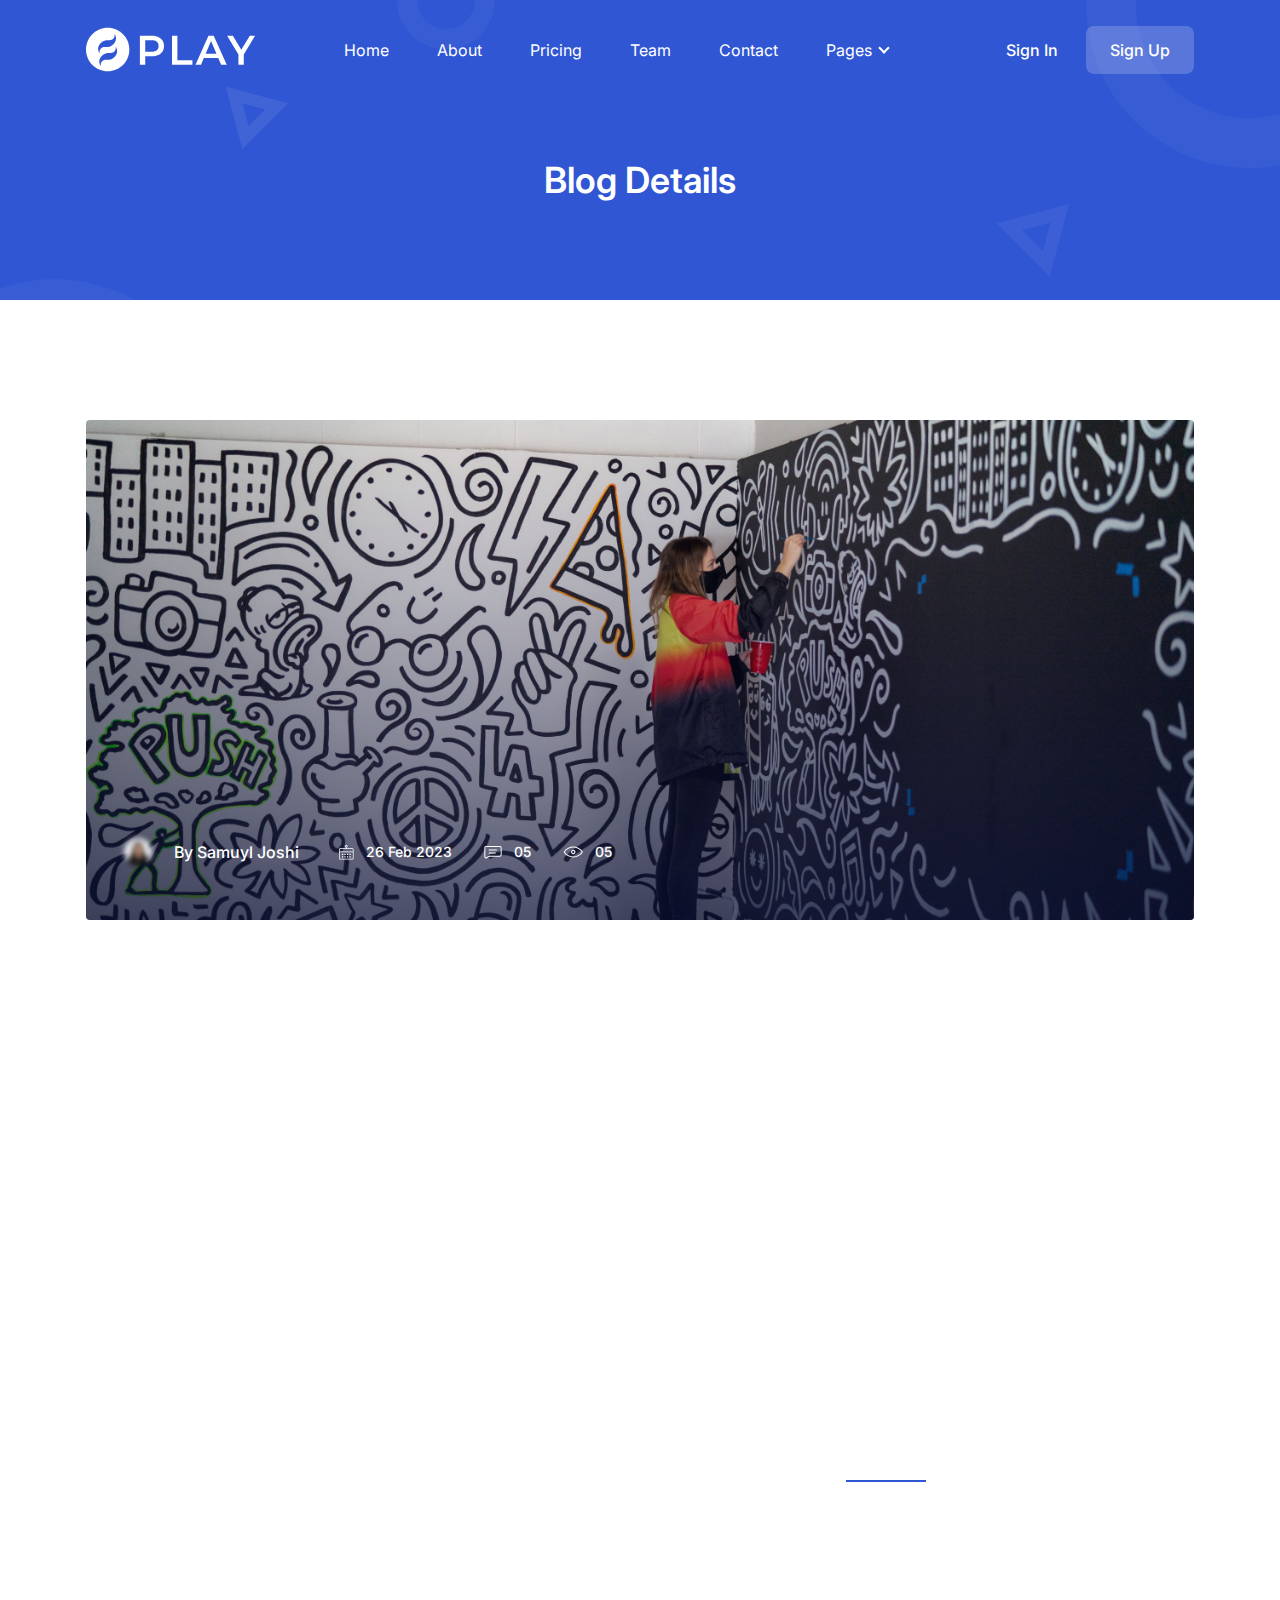
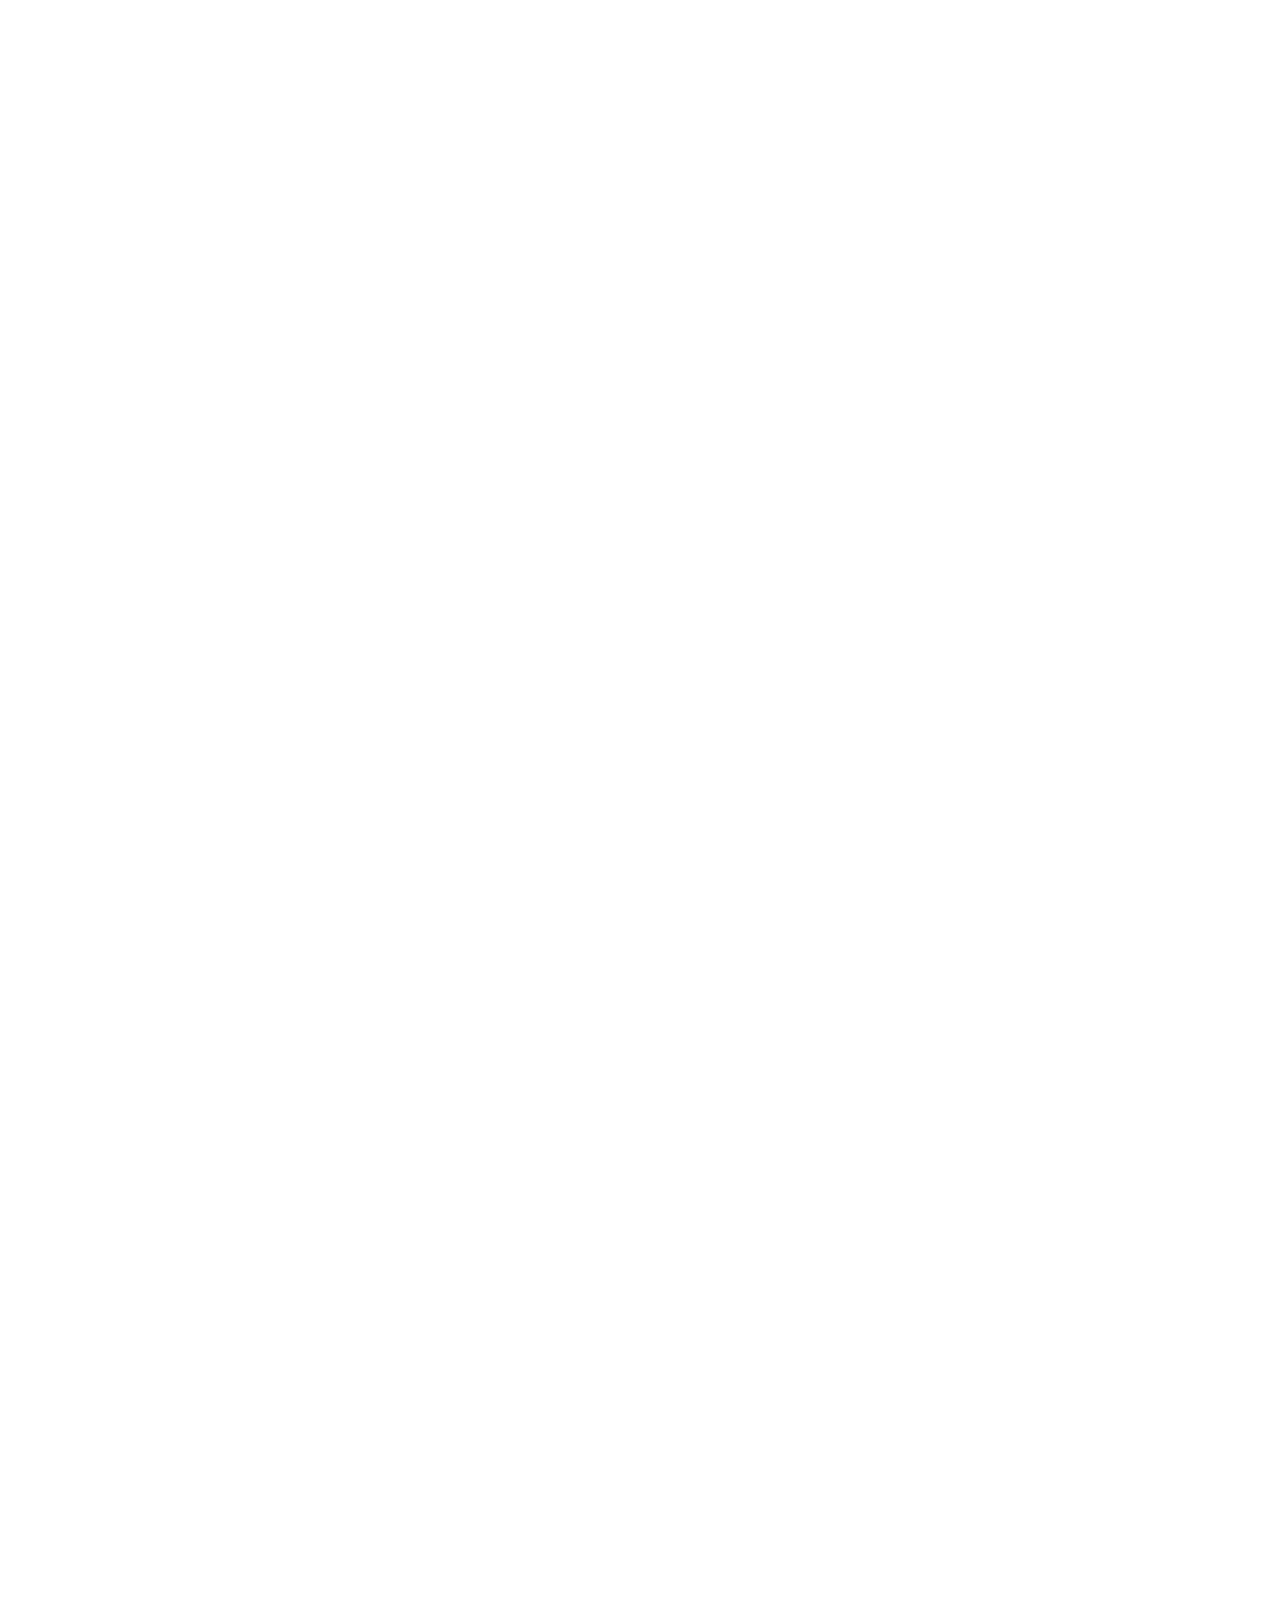
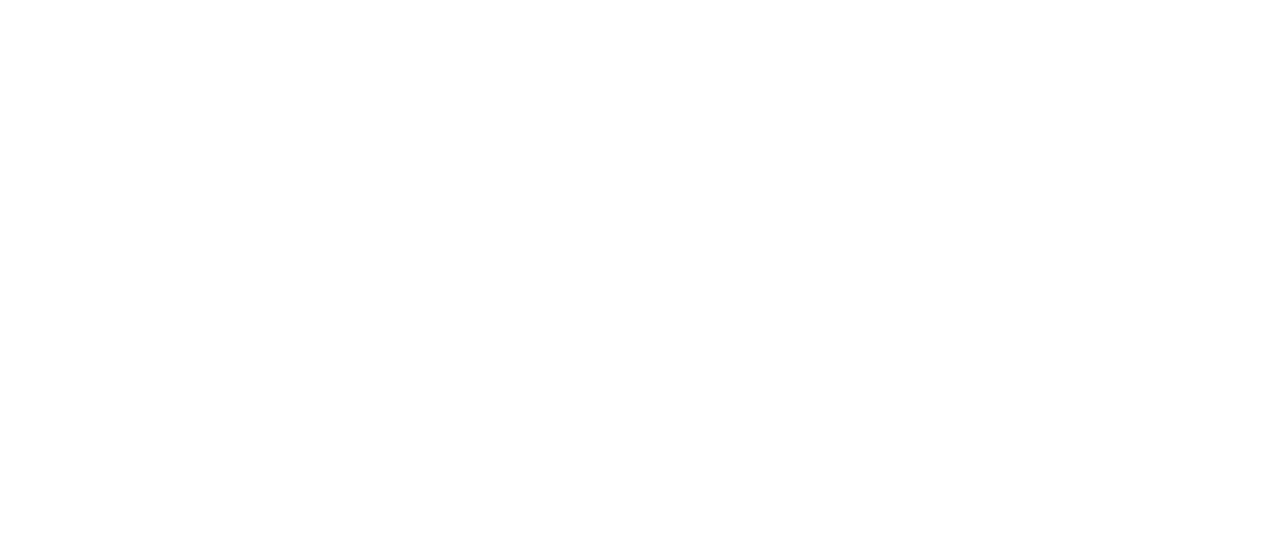
<file: blog-details.html>
<!DOCTYPE html>
<html lang="en">
  <head>
    <meta charset="UTF-8" />
    <meta http-equiv="X-UA-Compatible" content="IE=edge" />
    <meta name="viewport" content="width=device-width, initial-scale=1.0" />
    <title>Blog Details | Play Tailwind</title>
    <link
      rel="shortcut icon"
      href="assets/images/favicon.png"
      type="image/x-icon"
    />
    <link rel="stylesheet" href="assets/css/animate.css" />
    <link rel="stylesheet" href="assets/css/tailwind.css" />

    <!-- ==== WOW JS ==== -->
    <script src="assets/js/wow.min.js"></script>
    <script>
      new WOW().init();
    </script>
  </head>
  <body>
    <!-- ====== Navbar Section Start -->
    <div
      class="ud-header absolute top-0 left-0 z-40 flex w-full items-center bg-transparent"
    >
      <div class="container">
        <div class="relative -mx-4 flex items-center justify-between">
          <div class="w-60 max-w-full px-4">
            <a href="index.html" class="navbar-logo block w-full py-5">
              <img
                src="assets/images/logo/logo-white.svg"
                alt="logo"
                class="header-logo w-full"
              />
            </a>
          </div>
          <div class="flex w-full items-center justify-between px-4">
            <div>
              <button
                id="navbarToggler"
                class="absolute right-4 top-1/2 block -translate-y-1/2 rounded-lg px-3 py-[6px] ring-primary focus:ring-2 lg:hidden"
              >
                <span
                  class="relative my-[6px] block h-[2px] w-[30px] bg-white"
                ></span>
                <span
                  class="relative my-[6px] block h-[2px] w-[30px] bg-white"
                ></span>
                <span
                  class="relative my-[6px] block h-[2px] w-[30px] bg-white"
                ></span>
              </button>
              <nav
                id="navbarCollapse"
                class="absolute right-4 top-full hidden w-full max-w-[250px] rounded-lg bg-white py-5 shadow-lg lg:static lg:block lg:w-full lg:max-w-full lg:bg-transparent lg:py-0 lg:px-4 lg:shadow-none xl:px-6"
              >
                <ul class="blcok lg:flex">
                  <li class="group relative">
                    <a
                      href="#home"
                      class="ud-menu-scroll mx-8 flex py-2 text-base text-dark group-hover:text-primary lg:mr-0 lg:inline-flex lg:py-6 lg:px-0 lg:text-white lg:group-hover:text-white lg:group-hover:opacity-70"
                    >
                      Home
                    </a>
                  </li>
                  <li class="group relative">
                    <a
                      href="/#about"
                      class="ud-menu-scroll mx-8 flex py-2 text-base text-dark group-hover:text-primary lg:mr-0 lg:ml-7 lg:inline-flex lg:py-6 lg:px-0 lg:text-white lg:group-hover:text-white lg:group-hover:opacity-70 xl:ml-12"
                    >
                      About
                    </a>
                  </li>
                  <li class="group relative">
                    <a
                      href="/#pricing"
                      class="ud-menu-scroll mx-8 flex py-2 text-base text-dark group-hover:text-primary lg:mr-0 lg:ml-7 lg:inline-flex lg:py-6 lg:px-0 lg:text-white lg:group-hover:text-white lg:group-hover:opacity-70 xl:ml-12"
                    >
                      Pricing
                    </a>
                  </li>
                  <li class="group relative">
                    <a
                      href="/#team"
                      class="ud-menu-scroll mx-8 flex py-2 text-base text-dark group-hover:text-primary lg:mr-0 lg:ml-7 lg:inline-flex lg:py-6 lg:px-0 lg:text-white lg:group-hover:text-white lg:group-hover:opacity-70 xl:ml-12"
                    >
                      Team
                    </a>
                  </li>
                  <li class="group relative">
                    <a
                      href="/#contact"
                      class="ud-menu-scroll mx-8 flex py-2 text-base text-dark group-hover:text-primary lg:mr-0 lg:ml-7 lg:inline-flex lg:py-6 lg:px-0 lg:text-white lg:group-hover:text-white lg:group-hover:opacity-70 xl:ml-12"
                    >
                      Contact
                    </a>
                  </li>
                  <li class="submenu-item group relative">
                    <a
                      href="javascript:void(0)"
                      class="relative mx-8 flex py-2 text-base text-dark after:absolute after:right-1 after:top-1/2 after:mt-[-2px] after:h-2 after:w-2 after:-translate-y-1/2 after:rotate-45 after:border-b-2 after:border-r-2 after:border-current group-hover:text-primary lg:mr-0 lg:ml-8 lg:inline-flex lg:py-6 lg:pl-0 lg:pr-4 lg:text-white lg:after:right-0 lg:group-hover:text-white lg:group-hover:opacity-70 xl:ml-12"
                    >
                      Pages
                    </a>
                    <div
                      class="submenu relative top-full left-0 hidden w-[250px] rounded-sm bg-white p-4 transition-[top] duration-300 group-hover:opacity-100 lg:invisible lg:absolute lg:top-[110%] lg:block lg:opacity-0 lg:shadow-lg lg:group-hover:visible lg:group-hover:top-full"
                    >
                      <a
                        href="about.html"
                        class="block rounded py-[10px] px-4 text-sm text-body-color hover:text-primary"
                      >
                        About Page
                      </a>
                      <a
                        href="pricing.html"
                        class="block rounded py-[10px] px-4 text-sm text-body-color hover:text-primary"
                      >
                        Pricing Page
                      </a>
                      <a
                        href="contact.html"
                        class="block rounded py-[10px] px-4 text-sm text-body-color hover:text-primary"
                      >
                        Contact Page
                      </a>
                      <a
                        href="blog-grids.html"
                        class="block rounded py-[10px] px-4 text-sm text-body-color hover:text-primary"
                      >
                        Blog Grid Page
                      </a>
                      <a
                        href="blog-details.html"
                        class="block rounded py-[10px] px-4 text-sm text-body-color hover:text-primary"
                      >
                        Blog Details Page
                      </a>
                      <a
                        href="signup.html"
                        class="block rounded py-[10px] px-4 text-sm text-body-color hover:text-primary"
                      >
                        Sign Up Page
                      </a>
                      <a
                        href="signin.html"
                        class="block rounded py-[10px] px-4 text-sm text-body-color hover:text-primary"
                      >
                        Sign In Page
                      </a>
                      <a
                        href="404.html"
                        class="block rounded py-[10px] px-4 text-sm text-body-color hover:text-primary"
                      >
                        404 Page
                      </a>
                    </div>
                  </li>
                </ul>
              </nav>
            </div>
            <div class="hidden justify-end pr-16 sm:flex lg:pr-0">
              <a
                href="signin.html"
                class="loginBtn py-3 px-7 text-base font-medium text-white hover:opacity-70"
              >
                Sign In
              </a>
              <a
                href="signup.html"
                class="signUpBtn rounded-lg bg-white bg-opacity-20 py-3 px-6 text-base font-medium text-white duration-300 ease-in-out hover:bg-opacity-100 hover:text-dark"
              >
                Sign Up
              </a>
            </div>
          </div>
        </div>
      </div>
    </div>
    <!-- ====== Navbar Section End -->

    <!-- ====== Banner Section Start -->
    <div
      class="relative z-10 overflow-hidden bg-primary pt-[120px] pb-[100px] md:pt-[130px] lg:pt-[160px]"
    >
      <div class="container">
        <div class="-mx-4 flex flex-wrap items-center">
          <div class="w-full px-4">
            <div class="text-center">
              <h1 class="text-4xl font-semibold text-white">Blog Details</h1>
            </div>
          </div>
        </div>
      </div>
      <div>
        <span class="absolute top-0 left-0 z-[-1]">
          <svg
            width="495"
            height="470"
            viewBox="0 0 495 470"
            fill="none"
            xmlns="http://www.w3.org/2000/svg"
          >
            <circle
              cx="55"
              cy="442"
              r="138"
              stroke="white"
              stroke-opacity="0.04"
              stroke-width="50"
            />
            <circle
              cx="446"
              r="39"
              stroke="white"
              stroke-opacity="0.04"
              stroke-width="20"
            />
            <path
              d="M245.406 137.609L233.985 94.9852L276.609 106.406L245.406 137.609Z"
              stroke="white"
              stroke-opacity="0.08"
              stroke-width="12"
            />
          </svg>
        </span>
        <span class="absolute top-0 right-0 z-[-1]">
          <svg
            width="493"
            height="470"
            viewBox="0 0 493 470"
            fill="none"
            xmlns="http://www.w3.org/2000/svg"
          >
            <circle
              cx="462"
              cy="5"
              r="138"
              stroke="white"
              stroke-opacity="0.04"
              stroke-width="50"
            />
            <circle
              cx="49"
              cy="470"
              r="39"
              stroke="white"
              stroke-opacity="0.04"
              stroke-width="20"
            />
            <path
              d="M222.393 226.701L272.808 213.192L259.299 263.607L222.393 226.701Z"
              stroke="white"
              stroke-opacity="0.06"
              stroke-width="13"
            />
          </svg>
        </span>
      </div>
    </div>
    <!-- ====== Banner Section End -->

    <!-- ====== Blog Details Section Start -->
    <section class="pt-20 pb-10 lg:pt-[120px] lg:pb-20">
      <div class="container">
        <div class="-mx-4 flex flex-wrap justify-center">
          <div class="w-full px-4">
            <div
              class="wow fadeInUp relative z-20 mb-[60px] h-[300px] overflow-hidden rounded md:h-[400px] lg:h-[500px]"
              data-wow-delay=".1s
              "
            >
              <img
                src="assets/images/blog/blog-details-01.jpg"
                alt="image"
                class="h-full w-full object-cover object-center"
              />
              <div
                class="absolute top-0 left-0 z-10 flex h-full w-full items-end bg-gradient-to-t from-dark-700 to-transparent"
              >
                <div class="flex flex-wrap items-center p-4 pb-4 sm:p-8">
                  <div class="mb-4 mr-5 flex items-center md:mr-10">
                    <div class="mr-4 h-10 w-10 overflow-hidden rounded-full">
                      <img
                        src="assets/images/blog/author-01.png"
                        alt="image"
                        class="w-full"
                      />
                    </div>
                    <p class="text-base font-medium text-white">
                      By
                      <a
                        href="javascript:void(0)"
                        class="text-white hover:opacity-70"
                      >
                        Samuyl Joshi
                      </a>
                    </p>
                  </div>
                  <div class="mb-4 flex items-center">
                    <p
                      class="mr-5 flex items-center text-sm font-medium text-white md:mr-8"
                    >
                      <span class="mr-3">
                        <svg
                          width="15"
                          height="15"
                          viewBox="0 0 15 15"
                          class="fill-current"
                        >
                          <path
                            d="M3.8958 8.67529H3.10715C2.96376 8.67529 2.86816 8.77089 2.86816 8.91428V9.67904C2.86816 9.82243 2.96376 9.91802 3.10715 9.91802H3.8958C4.03919 9.91802 4.13479 9.82243 4.13479 9.67904V8.91428C4.13479 8.77089 4.03919 8.67529 3.8958 8.67529Z"
                          />
                          <path
                            d="M6.429 8.67529H5.64035C5.49696 8.67529 5.40137 8.77089 5.40137 8.91428V9.67904C5.40137 9.82243 5.49696 9.91802 5.64035 9.91802H6.429C6.57239 9.91802 6.66799 9.82243 6.66799 9.67904V8.91428C6.66799 8.77089 6.5485 8.67529 6.429 8.67529Z"
                          />
                          <path
                            d="M8.93779 8.67529H8.14914C8.00575 8.67529 7.91016 8.77089 7.91016 8.91428V9.67904C7.91016 9.82243 8.00575 9.91802 8.14914 9.91802H8.93779C9.08118 9.91802 9.17678 9.82243 9.17678 9.67904V8.91428C9.17678 8.77089 9.08118 8.67529 8.93779 8.67529Z"
                          />
                          <path
                            d="M11.472 8.67529H10.6833C10.5399 8.67529 10.4443 8.77089 10.4443 8.91428V9.67904C10.4443 9.82243 10.5399 9.91802 10.6833 9.91802H11.472C11.6154 9.91802 11.711 9.82243 11.711 9.67904V8.91428C11.711 8.77089 11.5915 8.67529 11.472 8.67529Z"
                          />
                          <path
                            d="M3.8958 11.1606H3.10715C2.96376 11.1606 2.86816 11.2562 2.86816 11.3996V12.1644C2.86816 12.3078 2.96376 12.4034 3.10715 12.4034H3.8958C4.03919 12.4034 4.13479 12.3078 4.13479 12.1644V11.3996C4.13479 11.2562 4.03919 11.1606 3.8958 11.1606Z"
                          />
                          <path
                            d="M6.429 11.1606H5.64035C5.49696 11.1606 5.40137 11.2562 5.40137 11.3996V12.1644C5.40137 12.3078 5.49696 12.4034 5.64035 12.4034H6.429C6.57239 12.4034 6.66799 12.3078 6.66799 12.1644V11.3996C6.66799 11.2562 6.5485 11.1606 6.429 11.1606Z"
                          />
                          <path
                            d="M8.93779 11.1606H8.14914C8.00575 11.1606 7.91016 11.2562 7.91016 11.3996V12.1644C7.91016 12.3078 8.00575 12.4034 8.14914 12.4034H8.93779C9.08118 12.4034 9.17678 12.3078 9.17678 12.1644V11.3996C9.17678 11.2562 9.08118 11.1606 8.93779 11.1606Z"
                          />
                          <path
                            d="M11.472 11.1606H10.6833C10.5399 11.1606 10.4443 11.2562 10.4443 11.3996V12.1644C10.4443 12.3078 10.5399 12.4034 10.6833 12.4034H11.472C11.6154 12.4034 11.711 12.3078 11.711 12.1644V11.3996C11.711 11.2562 11.5915 11.1606 11.472 11.1606Z"
                          />
                          <path
                            d="M13.2637 3.3697H7.64754V2.58105C8.19721 2.43765 8.62738 1.91189 8.62738 1.31442C8.62738 0.597464 8.02992 0 7.28906 0C6.54821 0 5.95074 0.597464 5.95074 1.31442C5.95074 1.91189 6.35702 2.41376 6.93058 2.58105V3.3697H1.31442C0.597464 3.3697 0 3.96716 0 4.68412V13.2637C0 13.9807 0.597464 14.5781 1.31442 14.5781H13.2637C13.9807 14.5781 14.5781 13.9807 14.5781 13.2637V4.68412C14.5781 3.96716 13.9807 3.3697 13.2637 3.3697ZM6.6677 1.31442C6.6677 0.979841 6.93058 0.716957 7.28906 0.716957C7.62364 0.716957 7.91042 0.979841 7.91042 1.31442C7.91042 1.649 7.64754 1.91189 7.28906 1.91189C6.95448 1.91189 6.6677 1.6251 6.6677 1.31442ZM1.31442 4.08665H13.2637C13.5983 4.08665 13.8612 4.34954 13.8612 4.68412V6.45261H0.716957V4.68412C0.716957 4.34954 0.979841 4.08665 1.31442 4.08665ZM13.2637 13.8612H1.31442C0.979841 13.8612 0.716957 13.5983 0.716957 13.2637V7.16957H13.8612V13.2637C13.8612 13.5983 13.5983 13.8612 13.2637 13.8612Z"
                          />
                        </svg>
                      </span>
                      26 Feb 2023
                    </p>

                    <p
                      class="mr-5 flex items-center text-sm font-medium text-white md:mr-8"
                    >
                      <span class="mr-3">
                        <svg
                          width="18"
                          height="13"
                          viewBox="0 0 18 13"
                          class="fill-current"
                        >
                          <path
                            d="M15.9754 0H2.02539C1.09727 0 0.337891 0.759375 0.337891 1.6875V10.6875C0.337891 11.3062 0.647266 11.8406 1.18164 12.15C1.43477 12.2906 1.74414 12.375 2.02539 12.375C2.30664 12.375 2.58789 12.2906 2.86914 12.15L5.34414 10.7156C5.45664 10.6594 5.56914 10.6312 5.68164 10.6312H15.9473C16.8754 10.6312 17.6348 9.87187 17.6348 8.94375V1.6875C17.6629 0.759375 16.9035 0 15.9754 0ZM16.6785 8.94375C16.6785 9.3375 16.3691 9.64687 15.9754 9.64687H5.70977C5.42852 9.64687 5.11914 9.73125 4.86602 9.87187L2.39102 11.3063C2.16602 11.4187 1.91289 11.4187 1.68789 11.3063C1.46289 11.1938 1.35039 10.9688 1.35039 10.7156V1.6875C1.35039 1.29375 1.65977 0.984375 2.05352 0.984375H16.0035C16.3973 0.984375 16.7066 1.29375 16.7066 1.6875V8.94375H16.6785Z"
                          />
                          <path
                            d="M12.5721 3.375H5.03457C4.75332 3.375 4.52832 3.6 4.52832 3.88125C4.52832 4.1625 4.75332 4.3875 5.03457 4.3875H12.6002C12.8814 4.3875 13.1064 4.1625 13.1064 3.88125C13.1064 3.6 12.8533 3.375 12.5721 3.375Z"
                          />
                          <path
                            d="M11.3908 6.55322H5.03457C4.75332 6.55322 4.52832 6.77822 4.52832 7.05947C4.52832 7.34072 4.75332 7.56572 5.03457 7.56572H11.4189C11.7002 7.56572 11.9252 7.34072 11.9252 7.05947C11.9252 6.77822 11.6721 6.55322 11.3908 6.55322Z"
                          />
                        </svg>
                      </span>
                      05
                    </p>
                    <p class="flex items-center text-sm font-medium text-white">
                      <span class="mr-3">
                        <svg
                          width="20"
                          height="12"
                          viewBox="0 0 20 12"
                          class="fill-current"
                        >
                          <path
                            d="M10.2559 3.8125C9.03711 3.8125 8.06836 4.8125 8.06836 6C8.06836 7.1875 9.06836 8.1875 10.2559 8.1875C11.4434 8.1875 12.4434 7.1875 12.4434 6C12.4434 4.8125 11.4746 3.8125 10.2559 3.8125ZM10.2559 7.09375C9.66211 7.09375 9.16211 6.59375 9.16211 6C9.16211 5.40625 9.66211 4.90625 10.2559 4.90625C10.8496 4.90625 11.3496 5.40625 11.3496 6C11.3496 6.59375 10.8496 7.09375 10.2559 7.09375Z"
                          />
                          <path
                            d="M19.7559 5.625C17.6934 2.375 14.1309 0.4375 10.2559 0.4375C6.38086 0.4375 2.81836 2.375 0.755859 5.625C0.630859 5.84375 0.630859 6.125 0.755859 6.34375C2.81836 9.59375 6.38086 11.5312 10.2559 11.5312C14.1309 11.5312 17.6934 9.59375 19.7559 6.34375C19.9121 6.125 19.9121 5.84375 19.7559 5.625ZM10.2559 10.4375C6.84961 10.4375 3.69336 8.78125 1.81836 5.96875C3.69336 3.1875 6.84961 1.53125 10.2559 1.53125C13.6621 1.53125 16.8184 3.1875 18.6934 5.96875C16.8184 8.78125 13.6621 10.4375 10.2559 10.4375Z"
                          />
                        </svg>
                      </span>
                      05
                    </p>
                  </div>
                </div>
              </div>
            </div>
            <div class="-mx-4 flex flex-wrap">
              <div class="w-full px-4 lg:w-8/12">
                <div>
                  <h2
                    class="wow fadeInUp mb-6 text-[26px] font-bold leading-snug text-dark sm:text-3xl sm:leading-snug md:text-4xl md:leading-snug"
                    data-wow-delay=".1s
                    "
                  >
                    Facing a challenge is kind of a turn-on for an easy rider
                  </h2>
                  <p
                    class="wow fadeInUp mb-8 text-base leading-relaxed text-body-color"
                    data-wow-delay=".1s"
                  >
                    There's a time and place for everything… including asking
                    for reviews. For instance: you should not asking for a
                    review on your checkout page. The sole purpose of this page
                    is to guide your customer to complete their purchase, and
                    this means that the page should be as minimalist and
                    pared-down possible. You don't want to have any unnecessary
                    elements or Call To Actions.
                  </p>
                  <p
                    class="wow fadeInUp mb-10 text-base leading-relaxed text-body-color"
                    data-wow-delay=".1s"
                  >
                    There's a time and place for everything… including asking
                    for reviews. For instance: you should not asking for a
                    review on your checkout page. The sole purpose of this page
                    is to guide your customer to complete their purchase, and
                    this means that the page should be as minimalist and
                    pared-down possible. You don't want to have any unnecessary
                    elements or Call To Actions.
                  </p>
                  <h3
                    class="wow fadeInUp mb-8 text-2xl font-bold text-dark sm:text-[26px]"
                    data-wow-delay=".1s"
                  >
                    Sea no quidam vulputate
                  </h3>
                  <p
                    class="wow fadeInUp mb-10 text-base leading-relaxed text-body-color"
                    data-wow-delay=".1s"
                  >
                    At quo cetero fastidii. Usu ex ornatus corpora sententiae,
                    vocibus deleniti ut nec. Ut enim eripuit eligendi est, in
                    iracundia signiferumque quo. Sed virtute suavitate
                    suscipiantur ea, dolor this can eloquentiam ei pro. Suas
                    adversarium interpretaris eu sit, eum viris impedit ne.
                    Erant appareat corrumpit ei vel.
                  </p>
                  <div
                    class="wow fadeInUp relative z-10 mb-10 overflow-hidden rounded bg-primary bg-opacity-5 py-8 px-6 text-center sm:p-10 md:px-[60px]"
                    data-wow-delay=".1s
                    "
                  >
                    <div class="mx-auto max-w-[530px]">
                      <span class="mb-6 flex justify-center text-primary">
                        <svg
                          width="44"
                          height="26"
                          viewBox="0 0 44 26"
                          class="fill-current"
                        >
                          <path
                            d="M10.1101 0.00124908C5.46698 -0.0701833 1.25247 2.92998 0.252417 7.00162C-0.319041 9.50175 0.180985 12.0019 1.68106 14.002C3.25258 16.145 5.68128 17.5022 8.39571 17.8593L10.8958 24.0025C11.1816 24.6454 11.8245 25.074 12.5388 25.074C13.2531 25.074 13.896 24.6454 14.1817 24.0025C14.6103 22.931 15.1103 21.7881 15.6104 20.7166C16.8247 18.0022 18.0391 15.2163 18.9677 12.359C19.9677 9.35889 19.5392 6.14443 17.8248 3.71573C16.1104 1.35846 13.396 0.0726814 10.1101 0.00124908ZM16.6104 11.6447C15.6818 14.3592 14.4675 17.145 13.3245 19.788C13.1102 20.3595 12.8245 20.8595 12.6102 21.431L10.1815 15.5735L9.39576 15.5021C7.10992 15.3592 4.96695 14.2163 3.7526 12.5733C2.68112 11.1447 2.32396 9.35889 2.75255 7.64451C3.46687 4.71579 6.53846 2.57281 10.0386 2.57281H10.1101C12.5388 2.57281 14.5389 3.57287 15.8247 5.28724C17.039 7.00162 17.3247 9.43032 16.6104 11.6447Z"
                          />
                          <path
                            d="M42.3267 3.78726C40.6124 1.35856 37.8979 0.00134277 34.612 0.00134277C34.5406 0.00134277 34.5406 0.00134277 34.4692 0.00134277C29.8975 0.00134277 25.7544 3.0015 24.7544 7.00171C24.1829 9.50185 24.6829 12.002 26.183 14.0735C27.7545 16.2165 30.1832 17.5737 32.8977 17.9309L35.3978 24.074C35.6835 24.7169 36.3264 25.1455 37.0407 25.1455C37.7551 25.1455 38.398 24.7169 38.6837 24.074C39.1123 23.0026 39.6123 21.8596 40.1123 20.7882C41.3267 18.0737 42.541 15.2879 43.4696 12.4306C44.4697 9.50184 44.0411 6.21596 42.3267 3.78726ZM41.1124 11.6448C40.1838 14.3592 38.9694 17.1451 37.8265 19.7881C37.6122 20.3596 37.3265 20.8596 37.1122 21.431L34.6835 15.5736L33.8977 15.5022C31.6119 15.3593 29.4689 14.2164 28.2546 12.5734C27.1831 11.1448 26.8259 9.35898 27.2545 7.57317C27.9688 4.64445 31.0404 2.50147 34.5406 2.50147H34.612C37.0407 2.50147 39.0408 3.50153 40.3266 5.2159C41.541 7.00171 41.8267 9.43041 41.1124 11.6448Z"
                          />
                        </svg>
                      </span>
                      <p
                        class="mb-4 text-base font-medium italic leading-[26px] text-dark"
                      >
                        A spring of truth shall flow from it: like a new star it
                        shall scatter the darkness of ignorance, and cause a
                        light heretofore unknown to shine amongst men.
                      </p>
                      <span class="text-sm italic text-body-color">
                        “Andrio Domeco”
                      </span>
                    </div>
                    <div>
                      <span class="absolute left-0 top-0">
                        <svg
                          width="103"
                          height="109"
                          viewBox="0 0 103 109"
                          fill="none"
                          xmlns="http://www.w3.org/2000/svg"
                        >
                          <ellipse
                            cx="0.483916"
                            cy="3.5"
                            rx="102.075"
                            ry="105.5"
                            transform="rotate(180 0.483916 3.5)"
                            fill="url(#paint0_linear)"
                          />
                          <defs>
                            <linearGradient
                              id="paint0_linear"
                              x1="-101.591"
                              y1="-50.4346"
                              x2="49.1618"
                              y2="-49.6518"
                              gradientUnits="userSpaceOnUse"
                            >
                              <stop stop-color="#3056D3" stop-opacity="0.15" />
                              <stop
                                offset="1"
                                stop-color="white"
                                stop-opacity="0"
                              />
                            </linearGradient>
                          </defs>
                        </svg>
                      </span>
                      <span class="absolute bottom-0 right-0">
                        <svg
                          width="102"
                          height="106"
                          viewBox="0 0 102 106"
                          fill="none"
                          xmlns="http://www.w3.org/2000/svg"
                        >
                          <ellipse
                            cx="102.484"
                            cy="105.5"
                            rx="102.075"
                            ry="105.5"
                            fill="url(#paint0_linear)"
                          />
                          <defs>
                            <linearGradient
                              id="paint0_linear"
                              x1="0.409163"
                              y1="51.5654"
                              x2="151.162"
                              y2="52.3482"
                              gradientUnits="userSpaceOnUse"
                            >
                              <stop stop-color="#3056D3" stop-opacity="0.5" />
                              <stop
                                offset="1"
                                stop-color="white"
                                stop-opacity=".2"
                              />
                            </linearGradient>
                          </defs>
                        </svg>
                      </span>
                    </div>
                  </div>

                  <h3
                    class="wow fadeInUp mb-8 text-2xl font-bold text-dark sm:text-[26px]"
                    data-wow-delay=".1s"
                  >
                    What is it with your ideas?
                  </h3>

                  <p
                    class="wow fadeInUp mb-8 text-base leading-relaxed text-body-color"
                    data-wow-delay=".1s"
                  >
                    At quo cetero fastidii. Usu ex ornatus corpora sententiae,
                    vocibus deleniti ut nec. Ut enim eripuit eligendi est, in
                    iracundia signiferumque quo. Sed virtute suavitate
                    suscipiantur ea, dolor this can eloquentiam ei pro. Suas
                    adversarium interpretaris eu sit, eum viris impedit ne.
                    Erant appareat corrumpit ei vel.
                  </p>
                  <p
                    class="wow fadeInUp mb-11 text-base leading-relaxed text-body-color"
                    data-wow-delay=".1s"
                  >
                    At quo cetero fastidii. Usu ex ornatus corpora sententiae,
                    vocibus deleniti ut nec. Ut enim eripuit eligendi est, in
                    iracundia signiferumque quo. Sed virtute suavitate
                    suscipiantur ea, dolor this can eloquentiam ei pro. Suas
                    adversarium interpretaris eu sit, eum viris impedit ne.
                    Erant appareat corrumpit ei vel.
                  </p>

                  <div class="-mx-4 mb-12 flex flex-wrap items-center">
                    <div class="w-full px-4 md:w-1/2">
                      <div
                        class="wow fadeInUp mb-8 flex flex-wrap items-center md:mb-0"
                        data-wow-delay=".1s"
                      >
                        <a
                          href="javascript:void(0)"
                          class="mr-2 mb-2 block rounded bg-primary bg-opacity-5 py-2 px-5 text-xs font-medium text-primary hover:bg-opacity-100 hover:text-white md:mr-4 lg:mr-2 xl:mr-4"
                        >
                          Design
                        </a>
                        <a
                          href="javascript:void(0)"
                          class="mr-2 mb-2 block rounded bg-primary bg-opacity-5 py-2 px-5 text-xs font-medium text-primary hover:bg-opacity-100 hover:text-white md:mr-4 lg:mr-2 xl:mr-4"
                        >
                          Development
                        </a>
                        <a
                          href="javascript:void(0)"
                          class="mb-2 block rounded bg-primary bg-opacity-5 py-2 px-5 text-xs font-medium text-primary hover:bg-opacity-100 hover:text-white"
                        >
                          Info
                        </a>
                      </div>
                    </div>
                    <div class="w-full px-4 md:w-1/2">
                      <div
                        class="wow fadeInUp flex items-center md:justify-end"
                        data-wow-delay=".1s"
                      >
                        <span class="mr-5 text-sm font-medium text-body-color">
                          Share This Post
                        </span>
                        <div class="flex items-center">
                          <a href="javascript:void(0)" class="mr-4 mb-2">
                            <svg
                              width="32"
                              height="32"
                              viewBox="0 0 32 32"
                              fill="none"
                              xmlns="http://www.w3.org/2000/svg"
                            >
                              <path
                                d="M0 16C0 7.16344 7.16344 0 16 0C24.8366 0 32 7.16344 32 16C32 24.8366 24.8366 32 16 32C7.16344 32 0 24.8366 0 16Z"
                                fill="#4064AC"
                              />
                              <path
                                d="M19.439 14.4H18.1992H17.7564V13.8839V12.2839V11.7677H18.1992H19.1291C19.3726 11.7677 19.5719 11.5613 19.5719 11.2516V8.51613C19.5719 8.23226 19.3947 8 19.1291 8H17.5128C15.7638 8 14.5461 9.44516 14.5461 11.5871V13.8323V14.3484H14.1033H12.5978C12.2878 14.3484 12 14.6323 12 15.0452V16.9032C12 17.2645 12.2435 17.6 12.5978 17.6H14.059H14.5018V18.1161V23.3032C14.5018 23.6645 14.7454 24 15.0996 24H17.1807C17.3136 24 17.4243 23.9226 17.5128 23.8194C17.6014 23.7161 17.6678 23.5355 17.6678 23.3806V18.1419V17.6258H18.1328H19.1291C19.4169 17.6258 19.6383 17.4194 19.6826 17.1097V17.0839V17.0581L19.9925 15.2774C20.0147 15.0968 19.9925 14.8903 19.8597 14.6839C19.8154 14.5548 19.6161 14.4258 19.439 14.4Z"
                                fill="white"
                              />
                            </svg>
                          </a>
                          <a href="javascript:void(0)" class="mr-4 mb-2">
                            <svg
                              width="32"
                              height="33"
                              viewBox="0 0 32 33"
                              fill="none"
                              xmlns="http://www.w3.org/2000/svg"
                            >
                              <path
                                fill-rule="evenodd"
                                clip-rule="evenodd"
                                d="M32 16.7347C32 25.5713 24.8366 32.7347 16 32.7347C7.16344 32.7347 0 25.5713 0 16.7347C0 7.89818 7.16344 0.734741 16 0.734741C24.8366 0.734741 32 7.89818 32 16.7347ZM23.6036 12.8349C24.3771 12.7431 25.1147 12.5375 25.8004 12.2334C25.2878 13.0004 24.6395 13.6738 23.8917 14.2128C23.8991 14.3765 23.9028 14.5417 23.9028 14.7074C23.9028 19.7617 20.0558 25.5892 13.0213 25.5892C10.8616 25.5892 8.85088 24.9563 7.15927 23.8708C7.45789 23.9064 7.76307 23.9244 8.07111 23.9244C9.8634 23.9244 11.5122 23.3132 12.8214 22.2873C11.1474 22.2562 9.73534 21.1504 9.24876 19.6313C9.48206 19.6758 9.72136 19.6995 9.96836 19.6995C10.3166 19.6995 10.6552 19.653 10.9757 19.5652C9.22651 19.2141 7.90768 17.6685 7.90768 15.8154C7.90768 15.7995 7.90768 15.7832 7.90796 15.767C8.42335 16.0542 9.01346 16.2262 9.64007 16.2458C8.61444 15.5602 7.93876 14.3891 7.93876 13.0625C7.93876 12.3618 8.12758 11.7044 8.45672 11.1396C10.3431 13.4541 13.1613 14.9766 16.3398 15.1361C16.2742 14.856 16.2402 14.5642 16.2402 14.2644C16.2402 12.1527 17.953 10.44 20.0647 10.44C21.1653 10.44 22.1593 10.9043 22.8569 11.6473C23.7277 11.4759 24.5466 11.1579 25.2856 10.7195C24.9995 11.6131 24.3934 12.3618 23.6036 12.8349Z"
                                fill="#55ACEE"
                              />
                            </svg>
                          </a>
                          <a href="javascript:void(0)" class="mb-2">
                            <svg
                              width="33"
                              height="32"
                              viewBox="0 0 33 32"
                              fill="none"
                              xmlns="http://www.w3.org/2000/svg"
                            >
                              <path
                                fill-rule="evenodd"
                                clip-rule="evenodd"
                                d="M32.7861 16C32.7861 24.8366 25.6227 32 16.7861 32C7.94958 32 0.786133 24.8366 0.786133 16C0.786133 7.16344 7.94958 0 16.7861 0C25.6227 0 32.7861 7.16344 32.7861 16ZM8.50669 8.82376C8.50669 7.69545 9.36262 6.83666 10.6709 6.83666C11.9795 6.83666 12.7835 7.69545 12.8089 8.82376C12.8089 9.92811 11.9795 10.8117 10.6455 10.8117H10.6207C9.33781 10.8117 8.50669 9.92811 8.50669 8.82376ZM26.3457 23.884V17.2875C26.3457 13.7551 24.4593 12.1112 21.9431 12.1112C19.9109 12.1112 19.0045 13.2292 18.4963 14.0113V12.3813H14.6712C14.7226 13.4602 14.6712 23.8837 14.6712 23.8837H18.496V17.4595C18.496 17.1147 18.5219 16.7733 18.6226 16.5274C18.8998 15.8395 19.5276 15.129 20.5843 15.129C21.969 15.129 22.5212 16.1843 22.5212 17.7296V23.884H26.3457ZM18.4963 14.0113V14.0489H18.4709C18.4745 14.0424 18.4793 14.0358 18.4841 14.0292L18.4841 14.0291C18.4883 14.0232 18.4926 14.0173 18.4963 14.0113ZM8.73421 23.8839H12.5575V12.3812H8.73421V23.8839Z"
                                fill="#007AB9"
                              />
                            </svg>
                          </a>
                        </div>
                      </div>
                    </div>
                  </div>
                </div>
              </div>
              <div class="w-full px-4 lg:w-4/12">
                <div>
                  <div
                    class="wow fadeInUp relative mb-12 overflow-hidden rounded bg-primary py-[60px] px-11 text-center lg:px-8"
                    data-wow-delay=".1s
                    "
                  >
                    <h3 class="mb-2 text-2xl font-semibold text-white">
                      Join our newsletter!
                    </h3>
                    <p class="mb-8 text-base text-white">
                      Enter your email to receive our latest newsletter.
                    </p>
                    <form>
                      <input
                        type="email"
                        placeholder="Your email address"
                        class="mb-4 h-[50px] w-full rounded border border-transparent bg-white bg-opacity-20 text-center text-sm font-medium text-white placeholder-white outline-none focus:border-white focus-visible:shadow-none"
                      />
                      <input
                        type="submit"
                        value="Subscribe Now"
                        class="mb-6 h-[50px] w-full cursor-pointer rounded bg-[#13C296] text-center text-sm font-medium text-white transition duration-300 ease-in-out hover:bg-opacity-90 hover:shadow-lg"
                      />
                    </form>
                    <p class="text-sm font-medium text-white">
                      Don't worry, we don't spam
                    </p>

                    <div>
                      <span class="absolute top-0 right-0">
                        <svg
                          width="46"
                          height="46"
                          viewBox="0 0 46 46"
                          fill="none"
                          xmlns="http://www.w3.org/2000/svg"
                        >
                          <circle
                            cx="1.39737"
                            cy="44.6026"
                            r="1.39737"
                            transform="rotate(-90 1.39737 44.6026)"
                            fill="white"
                            fill-opacity="0.44"
                          />
                          <circle
                            cx="1.39737"
                            cy="7.9913"
                            r="1.39737"
                            transform="rotate(-90 1.39737 7.9913)"
                            fill="white"
                            fill-opacity="0.44"
                          />
                          <circle
                            cx="13.6943"
                            cy="44.6026"
                            r="1.39737"
                            transform="rotate(-90 13.6943 44.6026)"
                            fill="white"
                            fill-opacity="0.44"
                          />
                          <circle
                            cx="13.6943"
                            cy="7.9913"
                            r="1.39737"
                            transform="rotate(-90 13.6943 7.9913)"
                            fill="white"
                            fill-opacity="0.44"
                          />
                          <circle
                            cx="25.9911"
                            cy="44.6026"
                            r="1.39737"
                            transform="rotate(-90 25.9911 44.6026)"
                            fill="white"
                            fill-opacity="0.44"
                          />
                          <circle
                            cx="25.9911"
                            cy="7.9913"
                            r="1.39737"
                            transform="rotate(-90 25.9911 7.9913)"
                            fill="white"
                            fill-opacity="0.44"
                          />
                          <circle
                            cx="38.288"
                            cy="44.6026"
                            r="1.39737"
                            transform="rotate(-90 38.288 44.6026)"
                            fill="white"
                            fill-opacity="0.44"
                          />
                          <circle
                            cx="38.288"
                            cy="7.9913"
                            r="1.39737"
                            transform="rotate(-90 38.288 7.9913)"
                            fill="white"
                            fill-opacity="0.44"
                          />
                          <circle
                            cx="1.39737"
                            cy="32.3058"
                            r="1.39737"
                            transform="rotate(-90 1.39737 32.3058)"
                            fill="white"
                            fill-opacity="0.44"
                          />
                          <circle
                            cx="13.6943"
                            cy="32.3058"
                            r="1.39737"
                            transform="rotate(-90 13.6943 32.3058)"
                            fill="white"
                            fill-opacity="0.44"
                          />
                          <circle
                            cx="25.9911"
                            cy="32.3058"
                            r="1.39737"
                            transform="rotate(-90 25.9911 32.3058)"
                            fill="white"
                            fill-opacity="0.44"
                          />
                          <circle
                            cx="38.288"
                            cy="32.3058"
                            r="1.39737"
                            transform="rotate(-90 38.288 32.3058)"
                            fill="white"
                            fill-opacity="0.44"
                          />
                          <circle
                            cx="1.39737"
                            cy="20.0086"
                            r="1.39737"
                            transform="rotate(-90 1.39737 20.0086)"
                            fill="white"
                            fill-opacity="0.44"
                          />
                          <circle
                            cx="13.6943"
                            cy="20.0086"
                            r="1.39737"
                            transform="rotate(-90 13.6943 20.0086)"
                            fill="white"
                            fill-opacity="0.44"
                          />
                          <circle
                            cx="25.9911"
                            cy="20.0086"
                            r="1.39737"
                            transform="rotate(-90 25.9911 20.0086)"
                            fill="white"
                            fill-opacity="0.44"
                          />
                          <circle
                            cx="38.288"
                            cy="20.0086"
                            r="1.39737"
                            transform="rotate(-90 38.288 20.0086)"
                            fill="white"
                            fill-opacity="0.44"
                          />
                        </svg>
                      </span>
                      <span class="absolute bottom-0 left-0">
                        <svg
                          width="46"
                          height="46"
                          viewBox="0 0 46 46"
                          fill="none"
                          xmlns="http://www.w3.org/2000/svg"
                        >
                          <circle
                            cx="1.39737"
                            cy="44.6026"
                            r="1.39737"
                            transform="rotate(-90 1.39737 44.6026)"
                            fill="white"
                            fill-opacity="0.44"
                          />
                          <circle
                            cx="1.39737"
                            cy="7.9913"
                            r="1.39737"
                            transform="rotate(-90 1.39737 7.9913)"
                            fill="white"
                            fill-opacity="0.44"
                          />
                          <circle
                            cx="13.6943"
                            cy="44.6026"
                            r="1.39737"
                            transform="rotate(-90 13.6943 44.6026)"
                            fill="white"
                            fill-opacity="0.44"
                          />
                          <circle
                            cx="13.6943"
                            cy="7.9913"
                            r="1.39737"
                            transform="rotate(-90 13.6943 7.9913)"
                            fill="white"
                            fill-opacity="0.44"
                          />
                          <circle
                            cx="25.9911"
                            cy="44.6026"
                            r="1.39737"
                            transform="rotate(-90 25.9911 44.6026)"
                            fill="white"
                            fill-opacity="0.44"
                          />
                          <circle
                            cx="25.9911"
                            cy="7.9913"
                            r="1.39737"
                            transform="rotate(-90 25.9911 7.9913)"
                            fill="white"
                            fill-opacity="0.44"
                          />
                          <circle
                            cx="38.288"
                            cy="44.6026"
                            r="1.39737"
                            transform="rotate(-90 38.288 44.6026)"
                            fill="white"
                            fill-opacity="0.44"
                          />
                          <circle
                            cx="38.288"
                            cy="7.9913"
                            r="1.39737"
                            transform="rotate(-90 38.288 7.9913)"
                            fill="white"
                            fill-opacity="0.44"
                          />
                          <circle
                            cx="1.39737"
                            cy="32.3058"
                            r="1.39737"
                            transform="rotate(-90 1.39737 32.3058)"
                            fill="white"
                            fill-opacity="0.44"
                          />
                          <circle
                            cx="13.6943"
                            cy="32.3058"
                            r="1.39737"
                            transform="rotate(-90 13.6943 32.3058)"
                            fill="white"
                            fill-opacity="0.44"
                          />
                          <circle
                            cx="25.9911"
                            cy="32.3058"
                            r="1.39737"
                            transform="rotate(-90 25.9911 32.3058)"
                            fill="white"
                            fill-opacity="0.44"
                          />
                          <circle
                            cx="38.288"
                            cy="32.3058"
                            r="1.39737"
                            transform="rotate(-90 38.288 32.3058)"
                            fill="white"
                            fill-opacity="0.44"
                          />
                          <circle
                            cx="1.39737"
                            cy="20.0086"
                            r="1.39737"
                            transform="rotate(-90 1.39737 20.0086)"
                            fill="white"
                            fill-opacity="0.44"
                          />
                          <circle
                            cx="13.6943"
                            cy="20.0086"
                            r="1.39737"
                            transform="rotate(-90 13.6943 20.0086)"
                            fill="white"
                            fill-opacity="0.44"
                          />
                          <circle
                            cx="25.9911"
                            cy="20.0086"
                            r="1.39737"
                            transform="rotate(-90 25.9911 20.0086)"
                            fill="white"
                            fill-opacity="0.44"
                          />
                          <circle
                            cx="38.288"
                            cy="20.0086"
                            r="1.39737"
                            transform="rotate(-90 38.288 20.0086)"
                            fill="white"
                            fill-opacity="0.44"
                          />
                        </svg>
                      </span>
                    </div>
                  </div>

                  <div class="-mx-4 mb-8 flex flex-wrap">
                    <div class="w-full px-4">
                      <h2
                        class="wow fadeInUp relative pb-5 text-2xl font-semibold text-dark sm:text-[28px]"
                        data-wow-delay=".1s
                        "
                      >
                        Popular Articles
                      </h2>
                      <span
                        class="mb-10 inline-block h-[2px] w-20 bg-primary"
                      ></span>
                    </div>

                    <div class="w-full px-4 md:w-1/2 lg:w-full">
                      <div
                        class="wow fadeInUp mb-5 flex w-full items-center border-b border-[#F2F3F8] pb-5"
                        data-wow-delay=".1s
                        "
                      >
                        <div
                          class="mr-5 h-20 w-full max-w-[80px] overflow-hidden rounded-full"
                        >
                          <img
                            src="assets/images/blog/article-author-01.png"
                            alt="image"
                            class="w-full"
                          />
                        </div>
                        <div class="w-full">
                          <h4>
                            <a
                              href="javascript:void(0)"
                              class="mb-1 inline-block text-lg font-medium leading-snug text-dark hover:text-primary lg:text-base xl:text-lg"
                            >
                              Create engaging online courses your student…
                            </a>
                          </h4>
                          <p class="text-sm text-body-color">Glomiya Lucy</p>
                        </div>
                      </div>
                    </div>
                    <div class="w-full px-4 md:w-1/2 lg:w-full">
                      <div
                        class="wow fadeInUp mb-5 flex w-full items-center border-b border-[#F2F3F8] pb-5"
                        data-wow-delay=".1s
                        "
                      >
                        <div
                          class="mr-5 h-20 w-full max-w-[80px] overflow-hidden rounded-full"
                        >
                          <img
                            src="assets/images/blog/article-author-02.png"
                            alt="image"
                            class="w-full"
                          />
                        </div>
                        <div class="w-full">
                          <h4>
                            <a
                              href="javascript:void(0)"
                              class="mb-1 inline-block text-lg font-medium leading-snug text-dark hover:text-primary lg:text-base xl:text-lg"
                            >
                              The ultimate formula for launching online course
                            </a>
                          </h4>
                          <p class="text-sm text-body-color">Andrio jeson</p>
                        </div>
                      </div>
                    </div>
                    <div class="w-full px-4 md:w-1/2 lg:w-full">
                      <div
                        class="wow fadeInUp mb-5 flex w-full items-center border-b border-[#F2F3F8] pb-5"
                        data-wow-delay=".1s
                        "
                      >
                        <div
                          class="mr-5 h-20 w-full max-w-[80px] overflow-hidden rounded-full"
                        >
                          <img
                            src="assets/images/blog/article-author-03.png"
                            alt="image"
                            class="w-full"
                          />
                        </div>
                        <div class="w-full">
                          <h4>
                            <a
                              href="javascript:void(0)"
                              class="mb-1 inline-block text-lg font-medium leading-snug text-dark hover:text-primary lg:text-base xl:text-lg"
                            >
                              50 Best web design tips & tricks that will help
                              you
                            </a>
                          </h4>
                          <p class="text-sm text-body-color">Samoyel Dayno</p>
                        </div>
                      </div>
                    </div>
                    <div class="w-full px-4 md:w-1/2 lg:w-full">
                      <div
                        class="wow fadeInUp mb-5 flex w-full items-center border-0 border-[#F2F3F8] pb-5 md:border-b lg:border-0"
                        data-wow-delay=".1s
                        "
                      >
                        <div
                          class="mr-5 h-20 w-full max-w-[80px] overflow-hidden rounded-full"
                        >
                          <img
                            src="assets/images/blog/article-author-04.png"
                            alt="image"
                            class="w-full"
                          />
                        </div>
                        <div class="w-full">
                          <h4>
                            <a
                              href="javascript:void(0)"
                              class="mb-1 inline-block text-lg font-medium leading-snug text-dark hover:text-primary lg:text-base xl:text-lg"
                            >
                              The 8 best landing page builders, reviewed
                            </a>
                          </h4>
                          <p class="text-sm text-body-color">Andrio Glori</p>
                        </div>
                      </div>
                    </div>
                  </div>

                  <div
                    class="wow fadeInUp mb-12 overflow-hidden rounded"
                    data-wow-delay=".1s"
                  >
                    <img
                      src="assets/images/blog/bannder-ad.png"
                      alt="image"
                      class="w-full"
                    />
                  </div>
                </div>
              </div>
            </div>
          </div>
        </div>

        <div class="-mx-4 flex flex-wrap">
          <div class="wow fadeInUp mt-14 w-full px-4" data-wow-delay=".2s">
            <h2
              class="relative pb-5 text-2xl font-semibold text-dark sm:text-[28px]"
            >
              Related Articles
            </h2>
            <span class="mb-10 inline-block h-[2px] w-20 bg-primary"></span>
          </div>
          <div class="w-full px-4 md:w-1/2 lg:w-1/3">
            <div class="wow fadeInUp group mb-10" data-wow-delay=".1s">
              <div class="mb-8 overflow-hidden rounded">
                <a href="blog-details.html" class="block">
                  <img
                    src="assets/images/blog/blog-01.jpg"
                    alt="image"
                    class="w-full transition group-hover:rotate-6 group-hover:scale-125"
                  />
                </a>
              </div>
              <div>
                <span
                  class="mb-5 inline-block rounded bg-primary py-1 px-4 text-center text-xs font-semibold leading-loose text-white"
                >
                  Dec 22, 2023
                </span>
                <h3>
                  <a
                    href="blog-details.html"
                    class="mb-4 inline-block text-xl font-semibold text-dark hover:text-primary sm:text-2xl lg:text-xl xl:text-2xl"
                  >
                    Meet AutoManage, the best AI management tools
                  </a>
                </h3>
                <p class="text-base text-body-color">
                  Lorem Ipsum is simply dummy text of the printing and
                  typesetting industry.
                </p>
              </div>
            </div>
          </div>
          <div class="w-full px-4 md:w-1/2 lg:w-1/3">
            <div class="wow fadeInUp group mb-10" data-wow-delay=".15s">
              <div class="mb-8 overflow-hidden rounded">
                <a href="blog-details.html" class="block">
                  <img
                    src="assets/images/blog/blog-02.jpg"
                    alt="image"
                    class="w-full transition group-hover:rotate-6 group-hover:scale-125"
                  />
                </a>
              </div>
              <div>
                <span
                  class="mb-5 inline-block rounded bg-primary py-1 px-4 text-center text-xs font-semibold leading-loose text-white"
                >
                  Mar 15, 2023
                </span>
                <h3>
                  <a
                    href="blog-details.html"
                    class="mb-4 inline-block text-xl font-semibold text-dark hover:text-primary sm:text-2xl lg:text-xl xl:text-2xl"
                  >
                    How to earn more money as a wellness coach
                  </a>
                </h3>
                <p class="text-base text-body-color">
                  Lorem Ipsum is simply dummy text of the printing and
                  typesetting industry.
                </p>
              </div>
            </div>
          </div>
          <div class="w-full px-4 md:w-1/2 lg:w-1/3">
            <div class="wow fadeInUp group mb-10" data-wow-delay=".2s">
              <div class="mb-8 overflow-hidden rounded">
                <a href="blog-details.html" class="block">
                  <img
                    src="assets/images/blog/blog-03.jpg"
                    alt="image"
                    class="w-full transition group-hover:rotate-6 group-hover:scale-125"
                  />
                </a>
              </div>
              <div>
                <span
                  class="mb-5 inline-block rounded bg-primary py-1 px-4 text-center text-xs font-semibold leading-loose text-white"
                >
                  Jan 05, 2023
                </span>
                <h3>
                  <a
                    href="blog-details.html"
                    class="mb-4 inline-block text-xl font-semibold text-dark hover:text-primary sm:text-2xl lg:text-xl xl:text-2xl"
                  >
                    The no-fuss guide to upselling and cross selling
                  </a>
                </h3>
                <p class="text-base text-body-color">
                  Lorem Ipsum is simply dummy text of the printing and
                  typesetting industry.
                </p>
              </div>
            </div>
          </div>
        </div>
      </div>
    </section>
    <!-- ====== Blog Details Section End -->

    <!-- ====== Footer Section Start -->
    <footer
      class="wow fadeInUp relative z-10 bg-black pt-20 lg:pt-[120px]"
      data-wow-delay=".15s"
    >
      <div class="container">
        <div class="-mx-4 flex flex-wrap">
          <div class="w-full px-4 sm:w-1/2 md:w-1/2 lg:w-4/12 xl:w-3/12">
            <div class="mb-10 w-full">
              <a
                href="javascript:void(0)"
                class="mb-6 inline-block max-w-[160px]"
              >
                <img
                  src="assets/images/logo/logo-white.svg"
                  alt="logo"
                  class="max-w-full"
                />
              </a>
              <p class="mb-7 text-base text-[#f3f4fe]">
                We create digital experiences for brands and companies by using
                technology.
              </p>
              <div class="-mx-3 flex items-center">
                <a
                  href="javascript:void(0)"
                  class="px-3 text-[#dddddd] hover:text-white"
                >
                  <svg
                    width="10"
                    height="18"
                    viewBox="0 0 10 18"
                    class="fill-current"
                  >
                    <path
                      d="M9.00007 6.82105H7.50006H6.96434V6.27097V4.56571V4.01562H7.50006H8.62507C8.91971 4.01562 9.16078 3.79559 9.16078 3.46554V0.550085C9.16078 0.247538 8.9465 0 8.62507 0H6.66969C4.55361 0 3.08038 1.54024 3.08038 3.82309V6.21596V6.76605H2.54466H0.72322C0.348217 6.76605 0 7.06859 0 7.50866V9.48897C0 9.87402 0.294645 10.2316 0.72322 10.2316H2.49109H3.02681V10.7817V16.31C3.02681 16.6951 3.32145 17.0526 3.75003 17.0526H6.26791C6.42862 17.0526 6.56255 16.9701 6.66969 16.8601C6.77684 16.7501 6.8572 16.5576 6.8572 16.3925V10.8092V10.2591H7.4197H8.62507C8.97328 10.2591 9.24114 10.0391 9.29471 9.709V9.6815V9.65399L9.66972 7.7562C9.6965 7.56367 9.66972 7.34363 9.509 7.1236C9.45543 6.98608 9.21436 6.84856 9.00007 6.82105Z"
                    />
                  </svg>
                </a>
                <a
                  href="javascript:void(0)"
                  class="px-3 text-[#dddddd] hover:text-white"
                >
                  <svg
                    width="19"
                    height="15"
                    viewBox="0 0 19 15"
                    class="fill-current"
                  >
                    <path
                      d="M16.2622 3.17878L17.33 1.93293C17.6391 1.59551 17.7234 1.33595 17.7515 1.20618C16.9085 1.67337 16.1217 1.82911 15.6159 1.82911H15.4192L15.3068 1.72528C14.6324 1.18022 13.7894 0.894714 12.8902 0.894714C10.9233 0.894714 9.37779 2.40012 9.37779 4.13913C9.37779 4.24295 9.37779 4.39868 9.40589 4.5025L9.49019 5.02161L8.90009 4.99565C5.30334 4.89183 2.35288 2.03675 1.87518 1.5436C1.08839 2.84136 1.53799 4.08722 2.01568 4.86587L2.97107 6.31937L1.45369 5.54071C1.48179 6.63084 1.93138 7.48736 2.80247 8.11029L3.56116 8.62939L2.80247 8.9149C3.28017 10.2386 4.34795 10.7837 5.13474 10.9913L6.17443 11.2509L5.19094 11.8738C3.61736 12.912 1.65039 12.8342 0.779297 12.7563C2.54957 13.8983 4.65705 14.1579 6.11823 14.1579C7.21412 14.1579 8.02901 14.0541 8.2257 13.9762C16.0936 12.2631 16.4589 5.77431 16.4589 4.47655V4.29486L16.6275 4.19104C17.5829 3.36047 17.9763 2.91923 18.2011 2.65967C18.1168 2.68563 18.0044 2.73754 17.892 2.7635L16.2622 3.17878Z"
                    />
                  </svg>
                </a>
                <a
                  href="javascript:void(0)"
                  class="px-3 text-[#dddddd] hover:text-white"
                >
                  <svg
                    width="18"
                    height="18"
                    viewBox="0 0 18 18"
                    class="fill-current"
                  >
                    <path
                      d="M8.91688 12.4995C10.6918 12.4995 12.1306 11.0911 12.1306 9.35385C12.1306 7.61655 10.6918 6.20819 8.91688 6.20819C7.14197 6.20819 5.70312 7.61655 5.70312 9.35385C5.70312 11.0911 7.14197 12.4995 8.91688 12.4995Z"
                    />
                    <path
                      d="M12.4078 0.947388H5.37075C2.57257 0.947388 0.300781 3.17104 0.300781 5.90993V12.7436C0.300781 15.5367 2.57257 17.7604 5.37075 17.7604H12.3524C15.2059 17.7604 17.4777 15.5367 17.4777 12.7978V5.90993C17.4777 3.17104 15.2059 0.947388 12.4078 0.947388ZM8.91696 13.4758C6.56206 13.4758 4.70584 11.6047 4.70584 9.35389C4.70584 7.10312 6.58976 5.23199 8.91696 5.23199C11.2165 5.23199 13.1004 7.10312 13.1004 9.35389C13.1004 11.6047 11.2442 13.4758 8.91696 13.4758ZM14.735 5.61164C14.4579 5.90993 14.0423 6.07264 13.5714 6.07264C13.1558 6.07264 12.7402 5.90993 12.4078 5.61164C12.103 5.31334 11.9368 4.9337 11.9368 4.47269C11.9368 4.01169 12.103 3.65916 12.4078 3.33375C12.7125 3.00834 13.1004 2.84563 13.5714 2.84563C13.9869 2.84563 14.4302 3.00834 14.735 3.30663C15.012 3.65916 15.2059 4.06593 15.2059 4.49981C15.1782 4.9337 15.012 5.31334 14.735 5.61164Z"
                    />
                    <path
                      d="M13.5985 3.82184C13.2383 3.82184 12.9336 4.12013 12.9336 4.47266C12.9336 4.82519 13.2383 5.12349 13.5985 5.12349C13.9587 5.12349 14.2634 4.82519 14.2634 4.47266C14.2634 4.12013 13.9864 3.82184 13.5985 3.82184Z"
                    />
                  </svg>
                </a>
                <a
                  href="javascript:void(0)"
                  class="px-3 text-[#dddddd] hover:text-white"
                >
                  <svg
                    width="18"
                    height="18"
                    viewBox="0 0 18 18"
                    class="fill-current"
                  >
                    <path
                      d="M16.7821 0.947388H1.84847C1.14272 0.947388 0.578125 1.49747 0.578125 2.18508V16.7623C0.578125 17.4224 1.14272 18 1.84847 18H16.7257C17.4314 18 17.996 17.4499 17.996 16.7623V2.15757C18.0525 1.49747 17.4879 0.947388 16.7821 0.947388ZM5.7442 15.4421H3.17528V7.32837H5.7442V15.4421ZM4.44563 6.2007C3.59873 6.2007 2.94944 5.5406 2.94944 4.74297C2.94944 3.94535 3.62696 3.28525 4.44563 3.28525C5.26429 3.28525 5.94181 3.94535 5.94181 4.74297C5.94181 5.5406 5.32075 6.2007 4.44563 6.2007ZM15.4835 15.4421H12.9146V11.509C12.9146 10.5739 12.8864 9.33618 11.5596 9.33618C10.2045 9.33618 10.0069 10.3813 10.0069 11.4265V15.4421H7.438V7.32837H9.95046V8.45605H9.9787C10.3457 7.79594 11.1644 7.13584 12.4347 7.13584C15.0601 7.13584 15.54 8.7861 15.54 11.0414V15.4421H15.4835Z"
                    />
                  </svg>
                </a>
              </div>
            </div>
          </div>
          <div class="w-full px-4 sm:w-1/2 md:w-1/2 lg:w-2/12 xl:w-2/12">
            <div class="mb-10 w-full">
              <h4 class="mb-9 text-lg font-semibold text-white">About Us</h4>
              <ul>
                <li>
                  <a
                    href="javascript:void(0)"
                    class="mb-2 inline-block text-base leading-loose text-[#f3f4fe] hover:text-primary"
                  >
                    Home
                  </a>
                </li>
                <li>
                  <a
                    href="javascript:void(0)"
                    class="mb-2 inline-block text-base leading-loose text-[#f3f4fe] hover:text-primary"
                  >
                    Features
                  </a>
                </li>
                <li>
                  <a
                    href="javascript:void(0)"
                    class="mb-2 inline-block text-base leading-loose text-[#f3f4fe] hover:text-primary"
                  >
                    About
                  </a>
                </li>
                <li>
                  <a
                    href="javascript:void(0)"
                    class="mb-2 inline-block text-base leading-loose text-[#f3f4fe] hover:text-primary"
                  >
                    Testimonial
                  </a>
                </li>
              </ul>
            </div>
          </div>
          <div class="w-full px-4 sm:w-1/2 md:w-1/2 lg:w-3/12 xl:w-2/12">
            <div class="mb-10 w-full">
              <h4 class="mb-9 text-lg font-semibold text-white">Features</h4>
              <ul>
                <li>
                  <a
                    href="javascript:void(0)"
                    class="mb-2 inline-block text-base leading-loose text-[#f3f4fe] hover:text-primary"
                  >
                    How it works
                  </a>
                </li>
                <li>
                  <a
                    href="javascript:void(0)"
                    class="mb-2 inline-block text-base leading-loose text-[#f3f4fe] hover:text-primary"
                  >
                    Privacy policy
                  </a>
                </li>
                <li>
                  <a
                    href="javascript:void(0)"
                    class="mb-2 inline-block text-base leading-loose text-[#f3f4fe] hover:text-primary"
                  >
                    Terms of Service
                  </a>
                </li>
                <li>
                  <a
                    href="javascript:void(0)"
                    class="mb-2 inline-block text-base leading-loose text-[#f3f4fe] hover:text-primary"
                  >
                    Refund policy
                  </a>
                </li>
              </ul>
            </div>
          </div>
          <div class="w-full px-4 sm:w-1/2 md:w-1/2 lg:w-3/12 xl:w-2/12">
            <div class="mb-10 w-full">
              <h4 class="mb-9 text-lg font-semibold text-white">
                Our Products
              </h4>
              <ul>
                <li>
                  <a
                    href="javascript:void(0)"
                    class="mb-2 inline-block text-base leading-loose text-[#f3f4fe] hover:text-primary"
                  >
                    LineIcons
                  </a>
                </li>
                <li>
                  <a
                    href="javascript:void(0)"
                    class="mb-2 inline-block text-base leading-loose text-[#f3f4fe] hover:text-primary"
                  >
                    Ecommerce HTML
                  </a>
                </li>
                <li>
                  <a
                    href="javascript:void(0)"
                    class="mb-2 inline-block text-base leading-loose text-[#f3f4fe] hover:text-primary"
                  >
                    Ayro UI
                  </a>
                </li>
                <li>
                  <a
                    href="javascript:void(0)"
                    class="mb-2 inline-block text-base leading-loose text-[#f3f4fe] hover:text-primary"
                  >
                    PlainAdmin
                  </a>
                </li>
              </ul>
            </div>
          </div>
          <div class="w-full px-4 md:w-2/3 lg:w-6/12 xl:w-3/12">
            <div class="mb-10 w-full">
              <h4 class="mb-9 text-lg font-semibold text-white">Partners</h4>
              <ul class="flex flex-wrap items-center">
                <li>
                  <a
                    href="https://tailgrids.com"
                    rel="nofollow noopner"
                    target="_blank"
                    class="mb-6 mr-5 block max-w-[120px] xl:max-w-[100px] 2xl:max-w-[120px]"
                  >
                    <img
                      src="assets/images/footer/brands/tailgrids.svg"
                      alt="tailgrids"
                    />
                  </a>
                </li>
                <li>
                  <a
                    href="https://ayroui.com"
                    rel="nofollow noopner"
                    target="_blank"
                    class="mb-6 mr-5 block max-w-[120px] xl:max-w-[100px] 2xl:max-w-[120px]"
                  >
                    <img
                      src="assets/images/footer/brands/ayroui.svg"
                      alt="ayroui"
                    />
                  </a>
                </li>
                <li>
                  <a
                    href="https://ecommercehtml.com"
                    rel="nofollow noopner"
                    target="_blank"
                    class="mb-6 mr-5 block max-w-[120px] xl:max-w-[100px] 2xl:max-w-[120px]"
                  >
                    <img
                      src="assets/images/footer/brands/ecommerce-html.svg"
                      alt="ecommerce-html"
                    />
                  </a>
                </li>
                <li>
                  <a
                    href="https://graygrids.com"
                    rel="nofollow noopner"
                    target="_blank"
                    class="mb-6 mr-5 block max-w-[120px] xl:max-w-[100px] 2xl:max-w-[120px]"
                  >
                    <img
                      src="assets/images/footer/brands/graygrids.svg"
                      alt="graygrids"
                    />
                  </a>
                </li>
                <li>
                  <a
                    href="https://lineicons.com"
                    rel="nofollow noopner"
                    target="_blank"
                    class="mb-6 mr-5 block max-w-[120px] xl:max-w-[100px] 2xl:max-w-[120px]"
                  >
                    <img
                      src="assets/images/footer/brands/lineicons.svg"
                      alt="lineicons"
                    />
                  </a>
                </li>
                <li>
                  <a
                    href="https://uideck.com"
                    rel="nofollow noopner"
                    target="_blank"
                    class="mb-6 mr-5 block max-w-[120px] xl:max-w-[100px] 2xl:max-w-[120px]"
                  >
                    <img
                      src="assets/images/footer/brands/uideck.svg"
                      alt="uideck"
                    />
                  </a>
                </li>
              </ul>
            </div>
          </div>
        </div>
      </div>

      <div class="mt-12 border-t border-opacity-40 py-8 lg:mt-[60px]">
        <div class="container">
          <div class="-mx-4 flex flex-wrap">
            <div class="w-full px-4 md:w-2/3 lg:w-1/2">
              <div class="my-1">
                <div
                  class="-mx-3 flex items-center justify-center md:justify-start"
                >
                  <a
                    href="javascript:void(0)"
                    class="px-3 text-base text-[#f3f4fe] hover:text-primary"
                  >
                    Privacy policy
                  </a>
                  <a
                    href="javascript:void(0)"
                    class="px-3 text-base text-[#f3f4fe] hover:text-primary"
                  >
                    Legal notice
                  </a>
                  <a
                    href="javascript:void(0)"
                    class="px-3 text-base text-[#f3f4fe] hover:text-primary"
                  >
                    Terms of service
                  </a>
                </div>
              </div>
            </div>
            <div class="w-full px-4 md:w-1/3 lg:w-1/2">
              <div class="my-1 flex justify-center md:justify-end">
                <p class="text-base text-[#f3f4fe]">
                  Designed and Developed by
                  <a
                    href="https://tailgrids.com"
                    rel="nofollow noopner"
                    target="_blank"
                    class="text-primary hover:underline"
                  >
                    TailGrids and UIdeck
                  </a>
                </p>
              </div>
            </div>
          </div>
        </div>
      </div>

      <div>
        <span class="absolute left-0 top-0 z-[-1]">
          <img src="assets/images/footer/shape-1.svg" alt="" />
        </span>

        <span class="absolute bottom-0 right-0 z-[-1]">
          <img src="assets/images/footer/shape-3.svg" alt="" />
        </span>

        <span class="absolute top-0 right-0 z-[-1]">
          <svg
            width="102"
            height="102"
            viewBox="0 0 102 102"
            fill="none"
            xmlns="http://www.w3.org/2000/svg"
          >
            <path
              d="M1.8667 33.1956C2.89765 33.1956 3.7334 34.0318 3.7334 35.0633C3.7334 36.0947 2.89765 36.9309 1.8667 36.9309C0.835744 36.9309 4.50645e-08 36.0947 0 35.0633C-4.50645e-08 34.0318 0.835744 33.1956 1.8667 33.1956Z"
              fill="white"
              fill-opacity="0.08"
            ></path>
            <path
              d="M18.2939 33.1956C19.3249 33.1956 20.1606 34.0318 20.1606 35.0633C20.1606 36.0947 19.3249 36.9309 18.2939 36.9309C17.263 36.9309 16.4272 36.0947 16.4272 35.0633C16.4272 34.0318 17.263 33.1956 18.2939 33.1956Z"
              fill="white"
              fill-opacity="0.08"
            ></path>
            <path
              d="M34.7209 33.195C35.7519 33.195 36.5876 34.0311 36.5876 35.0626C36.5876 36.0941 35.7519 36.9303 34.7209 36.9303C33.69 36.9303 32.8542 36.0941 32.8542 35.0626C32.8542 34.0311 33.69 33.195 34.7209 33.195Z"
              fill="white"
              fill-opacity="0.08"
            ></path>
            <path
              d="M50.9341 33.195C51.965 33.195 52.8008 34.0311 52.8008 35.0626C52.8008 36.0941 51.965 36.9303 50.9341 36.9303C49.9031 36.9303 49.0674 36.0941 49.0674 35.0626C49.0674 34.0311 49.9031 33.195 50.9341 33.195Z"
              fill="white"
              fill-opacity="0.08"
            ></path>
            <path
              d="M1.8667 16.7605C2.89765 16.7605 3.7334 17.5966 3.7334 18.6281C3.7334 19.6596 2.89765 20.4957 1.8667 20.4957C0.835744 20.4957 4.50645e-08 19.6596 0 18.6281C-4.50645e-08 17.5966 0.835744 16.7605 1.8667 16.7605Z"
              fill="white"
              fill-opacity="0.08"
            ></path>
            <path
              d="M18.2939 16.7605C19.3249 16.7605 20.1606 17.5966 20.1606 18.6281C20.1606 19.6596 19.3249 20.4957 18.2939 20.4957C17.263 20.4957 16.4272 19.6596 16.4272 18.6281C16.4272 17.5966 17.263 16.7605 18.2939 16.7605Z"
              fill="white"
              fill-opacity="0.08"
            ></path>
            <path
              d="M34.7209 16.7605C35.7519 16.7605 36.5876 17.5966 36.5876 18.6281C36.5876 19.6596 35.7519 20.4957 34.7209 20.4957C33.69 20.4957 32.8542 19.6596 32.8542 18.6281C32.8542 17.5966 33.69 16.7605 34.7209 16.7605Z"
              fill="white"
              fill-opacity="0.08"
            ></path>
            <path
              d="M50.9341 16.7605C51.965 16.7605 52.8008 17.5966 52.8008 18.6281C52.8008 19.6596 51.965 20.4957 50.9341 20.4957C49.9031 20.4957 49.0674 19.6596 49.0674 18.6281C49.0674 17.5966 49.9031 16.7605 50.9341 16.7605Z"
              fill="white"
              fill-opacity="0.08"
            ></path>
            <path
              d="M1.8667 0.324951C2.89765 0.324951 3.7334 1.16115 3.7334 2.19261C3.7334 3.22408 2.89765 4.06024 1.8667 4.06024C0.835744 4.06024 4.50645e-08 3.22408 0 2.19261C-4.50645e-08 1.16115 0.835744 0.324951 1.8667 0.324951Z"
              fill="white"
              fill-opacity="0.08"
            ></path>
            <path
              d="M18.2939 0.324951C19.3249 0.324951 20.1606 1.16115 20.1606 2.19261C20.1606 3.22408 19.3249 4.06024 18.2939 4.06024C17.263 4.06024 16.4272 3.22408 16.4272 2.19261C16.4272 1.16115 17.263 0.324951 18.2939 0.324951Z"
              fill="white"
              fill-opacity="0.08"
            ></path>
            <path
              d="M34.7209 0.325302C35.7519 0.325302 36.5876 1.16147 36.5876 2.19293C36.5876 3.2244 35.7519 4.06056 34.7209 4.06056C33.69 4.06056 32.8542 3.2244 32.8542 2.19293C32.8542 1.16147 33.69 0.325302 34.7209 0.325302Z"
              fill="white"
              fill-opacity="0.08"
            ></path>
            <path
              d="M50.9341 0.325302C51.965 0.325302 52.8008 1.16147 52.8008 2.19293C52.8008 3.2244 51.965 4.06056 50.9341 4.06056C49.9031 4.06056 49.0674 3.2244 49.0674 2.19293C49.0674 1.16147 49.9031 0.325302 50.9341 0.325302Z"
              fill="white"
              fill-opacity="0.08"
            ></path>
            <path
              d="M66.9037 33.1956C67.9346 33.1956 68.7704 34.0318 68.7704 35.0633C68.7704 36.0947 67.9346 36.9309 66.9037 36.9309C65.8727 36.9309 65.037 36.0947 65.037 35.0633C65.037 34.0318 65.8727 33.1956 66.9037 33.1956Z"
              fill="white"
              fill-opacity="0.08"
            ></path>
            <path
              d="M83.3307 33.1956C84.3616 33.1956 85.1974 34.0318 85.1974 35.0633C85.1974 36.0947 84.3616 36.9309 83.3307 36.9309C82.2997 36.9309 81.464 36.0947 81.464 35.0633C81.464 34.0318 82.2997 33.1956 83.3307 33.1956Z"
              fill="white"
              fill-opacity="0.08"
            ></path>
            <path
              d="M99.7576 33.1956C100.789 33.1956 101.624 34.0318 101.624 35.0633C101.624 36.0947 100.789 36.9309 99.7576 36.9309C98.7266 36.9309 97.8909 36.0947 97.8909 35.0633C97.8909 34.0318 98.7266 33.1956 99.7576 33.1956Z"
              fill="white"
              fill-opacity="0.08"
            ></path>
            <path
              d="M66.9037 16.7605C67.9346 16.7605 68.7704 17.5966 68.7704 18.6281C68.7704 19.6596 67.9346 20.4957 66.9037 20.4957C65.8727 20.4957 65.037 19.6596 65.037 18.6281C65.037 17.5966 65.8727 16.7605 66.9037 16.7605Z"
              fill="white"
              fill-opacity="0.08"
            ></path>
            <path
              d="M83.3307 16.7605C84.3616 16.7605 85.1974 17.5966 85.1974 18.6281C85.1974 19.6596 84.3616 20.4957 83.3307 20.4957C82.2997 20.4957 81.464 19.6596 81.464 18.6281C81.464 17.5966 82.2997 16.7605 83.3307 16.7605Z"
              fill="white"
              fill-opacity="0.08"
            ></path>
            <path
              d="M99.7576 16.7605C100.789 16.7605 101.624 17.5966 101.624 18.6281C101.624 19.6596 100.789 20.4957 99.7576 20.4957C98.7266 20.4957 97.8909 19.6596 97.8909 18.6281C97.8909 17.5966 98.7266 16.7605 99.7576 16.7605Z"
              fill="white"
              fill-opacity="0.08"
            ></path>
            <path
              d="M66.9037 0.324966C67.9346 0.324966 68.7704 1.16115 68.7704 2.19261C68.7704 3.22408 67.9346 4.06024 66.9037 4.06024C65.8727 4.06024 65.037 3.22408 65.037 2.19261C65.037 1.16115 65.8727 0.324966 66.9037 0.324966Z"
              fill="white"
              fill-opacity="0.08"
            ></path>
            <path
              d="M83.3307 0.324951C84.3616 0.324951 85.1974 1.16115 85.1974 2.19261C85.1974 3.22408 84.3616 4.06024 83.3307 4.06024C82.2997 4.06024 81.464 3.22408 81.464 2.19261C81.464 1.16115 82.2997 0.324951 83.3307 0.324951Z"
              fill="white"
              fill-opacity="0.08"
            ></path>
            <path
              d="M99.7576 0.324951C100.789 0.324951 101.624 1.16115 101.624 2.19261C101.624 3.22408 100.789 4.06024 99.7576 4.06024C98.7266 4.06024 97.8909 3.22408 97.8909 2.19261C97.8909 1.16115 98.7266 0.324951 99.7576 0.324951Z"
              fill="white"
              fill-opacity="0.08"
            ></path>
            <path
              d="M1.8667 82.2029C2.89765 82.2029 3.7334 83.039 3.7334 84.0705C3.7334 85.102 2.89765 85.9382 1.8667 85.9382C0.835744 85.9382 4.50645e-08 85.102 0 84.0705C-4.50645e-08 83.039 0.835744 82.2029 1.8667 82.2029Z"
              fill="white"
              fill-opacity="0.08"
            ></path>
            <path
              d="M18.2939 82.2029C19.3249 82.2029 20.1606 83.039 20.1606 84.0705C20.1606 85.102 19.3249 85.9382 18.2939 85.9382C17.263 85.9382 16.4272 85.102 16.4272 84.0705C16.4272 83.039 17.263 82.2029 18.2939 82.2029Z"
              fill="white"
              fill-opacity="0.08"
            ></path>
            <path
              d="M34.7209 82.2026C35.7519 82.2026 36.5876 83.0387 36.5876 84.0702C36.5876 85.1017 35.7519 85.9378 34.7209 85.9378C33.69 85.9378 32.8542 85.1017 32.8542 84.0702C32.8542 83.0387 33.69 82.2026 34.7209 82.2026Z"
              fill="white"
              fill-opacity="0.08"
            ></path>
            <path
              d="M50.9341 82.2026C51.965 82.2026 52.8008 83.0387 52.8008 84.0702C52.8008 85.1017 51.965 85.9378 50.9341 85.9378C49.9031 85.9378 49.0674 85.1017 49.0674 84.0702C49.0674 83.0387 49.9031 82.2026 50.9341 82.2026Z"
              fill="white"
              fill-opacity="0.08"
            ></path>
            <path
              d="M1.8667 65.7677C2.89765 65.7677 3.7334 66.6039 3.7334 67.6353C3.7334 68.6668 2.89765 69.503 1.8667 69.503C0.835744 69.503 4.50645e-08 68.6668 0 67.6353C-4.50645e-08 66.6039 0.835744 65.7677 1.8667 65.7677Z"
              fill="white"
              fill-opacity="0.08"
            ></path>
            <path
              d="M18.2939 65.7677C19.3249 65.7677 20.1606 66.6039 20.1606 67.6353C20.1606 68.6668 19.3249 69.503 18.2939 69.503C17.263 69.503 16.4272 68.6668 16.4272 67.6353C16.4272 66.6039 17.263 65.7677 18.2939 65.7677Z"
              fill="white"
              fill-opacity="0.08"
            ></path>
            <path
              d="M34.7209 65.7674C35.7519 65.7674 36.5876 66.6036 36.5876 67.635C36.5876 68.6665 35.7519 69.5027 34.7209 69.5027C33.69 69.5027 32.8542 68.6665 32.8542 67.635C32.8542 66.6036 33.69 65.7674 34.7209 65.7674Z"
              fill="white"
              fill-opacity="0.08"
            ></path>
            <path
              d="M50.9341 65.7674C51.965 65.7674 52.8008 66.6036 52.8008 67.635C52.8008 68.6665 51.965 69.5027 50.9341 69.5027C49.9031 69.5027 49.0674 68.6665 49.0674 67.635C49.0674 66.6036 49.9031 65.7674 50.9341 65.7674Z"
              fill="white"
              fill-opacity="0.08"
            ></path>
            <path
              d="M1.8667 98.2644C2.89765 98.2644 3.7334 99.1005 3.7334 100.132C3.7334 101.163 2.89765 102 1.8667 102C0.835744 102 4.50645e-08 101.163 0 100.132C-4.50645e-08 99.1005 0.835744 98.2644 1.8667 98.2644Z"
              fill="white"
              fill-opacity="0.08"
            ></path>
            <path
              d="M1.8667 49.3322C2.89765 49.3322 3.7334 50.1684 3.7334 51.1998C3.7334 52.2313 2.89765 53.0675 1.8667 53.0675C0.835744 53.0675 4.50645e-08 52.2313 0 51.1998C-4.50645e-08 50.1684 0.835744 49.3322 1.8667 49.3322Z"
              fill="white"
              fill-opacity="0.08"
            ></path>
            <path
              d="M18.2939 98.2644C19.3249 98.2644 20.1606 99.1005 20.1606 100.132C20.1606 101.163 19.3249 102 18.2939 102C17.263 102 16.4272 101.163 16.4272 100.132C16.4272 99.1005 17.263 98.2644 18.2939 98.2644Z"
              fill="white"
              fill-opacity="0.08"
            ></path>
            <path
              d="M18.2939 49.3322C19.3249 49.3322 20.1606 50.1684 20.1606 51.1998C20.1606 52.2313 19.3249 53.0675 18.2939 53.0675C17.263 53.0675 16.4272 52.2313 16.4272 51.1998C16.4272 50.1684 17.263 49.3322 18.2939 49.3322Z"
              fill="white"
              fill-opacity="0.08"
            ></path>
            <path
              d="M34.7209 98.2647C35.7519 98.2647 36.5876 99.1008 36.5876 100.132C36.5876 101.164 35.7519 102 34.7209 102C33.69 102 32.8542 101.164 32.8542 100.132C32.8542 99.1008 33.69 98.2647 34.7209 98.2647Z"
              fill="white"
              fill-opacity="0.08"
            ></path>
            <path
              d="M50.9341 98.2647C51.965 98.2647 52.8008 99.1008 52.8008 100.132C52.8008 101.164 51.965 102 50.9341 102C49.9031 102 49.0674 101.164 49.0674 100.132C49.0674 99.1008 49.9031 98.2647 50.9341 98.2647Z"
              fill="white"
              fill-opacity="0.08"
            ></path>
            <path
              d="M34.7209 49.3326C35.7519 49.3326 36.5876 50.1687 36.5876 51.2002C36.5876 52.2317 35.7519 53.0678 34.7209 53.0678C33.69 53.0678 32.8542 52.2317 32.8542 51.2002C32.8542 50.1687 33.69 49.3326 34.7209 49.3326Z"
              fill="white"
              fill-opacity="0.08"
            ></path>
            <path
              d="M50.9341 49.3326C51.965 49.3326 52.8008 50.1687 52.8008 51.2002C52.8008 52.2317 51.965 53.0678 50.9341 53.0678C49.9031 53.0678 49.0674 52.2317 49.0674 51.2002C49.0674 50.1687 49.9031 49.3326 50.9341 49.3326Z"
              fill="white"
              fill-opacity="0.08"
            ></path>
            <path
              d="M66.9037 82.2029C67.9346 82.2029 68.7704 83.0391 68.7704 84.0705C68.7704 85.102 67.9346 85.9382 66.9037 85.9382C65.8727 85.9382 65.037 85.102 65.037 84.0705C65.037 83.0391 65.8727 82.2029 66.9037 82.2029Z"
              fill="white"
              fill-opacity="0.08"
            ></path>
            <path
              d="M83.3307 82.2029C84.3616 82.2029 85.1974 83.0391 85.1974 84.0705C85.1974 85.102 84.3616 85.9382 83.3307 85.9382C82.2997 85.9382 81.464 85.102 81.464 84.0705C81.464 83.0391 82.2997 82.2029 83.3307 82.2029Z"
              fill="white"
              fill-opacity="0.08"
            ></path>
            <path
              d="M99.7576 82.2029C100.789 82.2029 101.624 83.039 101.624 84.0705C101.624 85.102 100.789 85.9382 99.7576 85.9382C98.7266 85.9382 97.8909 85.102 97.8909 84.0705C97.8909 83.039 98.7266 82.2029 99.7576 82.2029Z"
              fill="white"
              fill-opacity="0.08"
            ></path>
            <path
              d="M66.9037 65.7674C67.9346 65.7674 68.7704 66.6036 68.7704 67.635C68.7704 68.6665 67.9346 69.5027 66.9037 69.5027C65.8727 69.5027 65.037 68.6665 65.037 67.635C65.037 66.6036 65.8727 65.7674 66.9037 65.7674Z"
              fill="white"
              fill-opacity="0.08"
            ></path>
            <path
              d="M83.3307 65.7677C84.3616 65.7677 85.1974 66.6039 85.1974 67.6353C85.1974 68.6668 84.3616 69.503 83.3307 69.503C82.2997 69.503 81.464 68.6668 81.464 67.6353C81.464 66.6039 82.2997 65.7677 83.3307 65.7677Z"
              fill="white"
              fill-opacity="0.08"
            ></path>
            <path
              d="M99.7576 65.7677C100.789 65.7677 101.624 66.6039 101.624 67.6353C101.624 68.6668 100.789 69.503 99.7576 69.503C98.7266 69.503 97.8909 68.6668 97.8909 67.6353C97.8909 66.6039 98.7266 65.7677 99.7576 65.7677Z"
              fill="white"
              fill-opacity="0.08"
            ></path>
            <path
              d="M66.9037 98.2644C67.9346 98.2644 68.7704 99.1005 68.7704 100.132C68.7704 101.163 67.9346 102 66.9037 102C65.8727 102 65.037 101.163 65.037 100.132C65.037 99.1005 65.8727 98.2644 66.9037 98.2644Z"
              fill="white"
              fill-opacity="0.08"
            ></path>
            <path
              d="M66.9037 49.3322C67.9346 49.3322 68.7704 50.1684 68.7704 51.1998C68.7704 52.2313 67.9346 53.0675 66.9037 53.0675C65.8727 53.0675 65.037 52.2313 65.037 51.1998C65.037 50.1684 65.8727 49.3322 66.9037 49.3322Z"
              fill="white"
              fill-opacity="0.08"
            ></path>
            <path
              d="M83.3307 98.2644C84.3616 98.2644 85.1974 99.1005 85.1974 100.132C85.1974 101.163 84.3616 102 83.3307 102C82.2997 102 81.464 101.163 81.464 100.132C81.464 99.1005 82.2997 98.2644 83.3307 98.2644Z"
              fill="white"
              fill-opacity="0.08"
            ></path>
            <path
              d="M83.3307 49.3322C84.3616 49.3322 85.1974 50.1684 85.1974 51.1998C85.1974 52.2313 84.3616 53.0675 83.3307 53.0675C82.2997 53.0675 81.464 52.2313 81.464 51.1998C81.464 50.1684 82.2997 49.3322 83.3307 49.3322Z"
              fill="white"
              fill-opacity="0.08"
            ></path>
            <path
              d="M99.7576 98.2644C100.789 98.2644 101.624 99.1005 101.624 100.132C101.624 101.163 100.789 102 99.7576 102C98.7266 102 97.8909 101.163 97.8909 100.132C97.8909 99.1005 98.7266 98.2644 99.7576 98.2644Z"
              fill="white"
              fill-opacity="0.08"
            ></path>
            <path
              d="M99.7576 49.3322C100.789 49.3322 101.624 50.1684 101.624 51.1998C101.624 52.2313 100.789 53.0675 99.7576 53.0675C98.7266 53.0675 97.8909 52.2313 97.8909 51.1998C97.8909 50.1684 98.7266 49.3322 99.7576 49.3322Z"
              fill="white"
              fill-opacity="0.08"
            ></path>
          </svg>
        </span>
      </div>
    </footer>
    <!-- ====== Footer Section End -->

    <!-- ====== Back To Top Start -->
    <a
      href="javascript:void(0)"
      class="back-to-top fixed bottom-8 right-8 left-auto z-[999] hidden h-10 w-10 items-center justify-center rounded-md bg-primary text-white shadow-md transition duration-300 ease-in-out hover:bg-dark"
    >
      <span
        class="mt-[6px] h-3 w-3 rotate-45 border-t border-l border-white"
      ></span>
    </a>
    <!-- ====== Back To Top End -->

    <!-- ====== All Scripts -->
    <script src="assets/js/main.js"></script>
  </body>
</html>
</file>
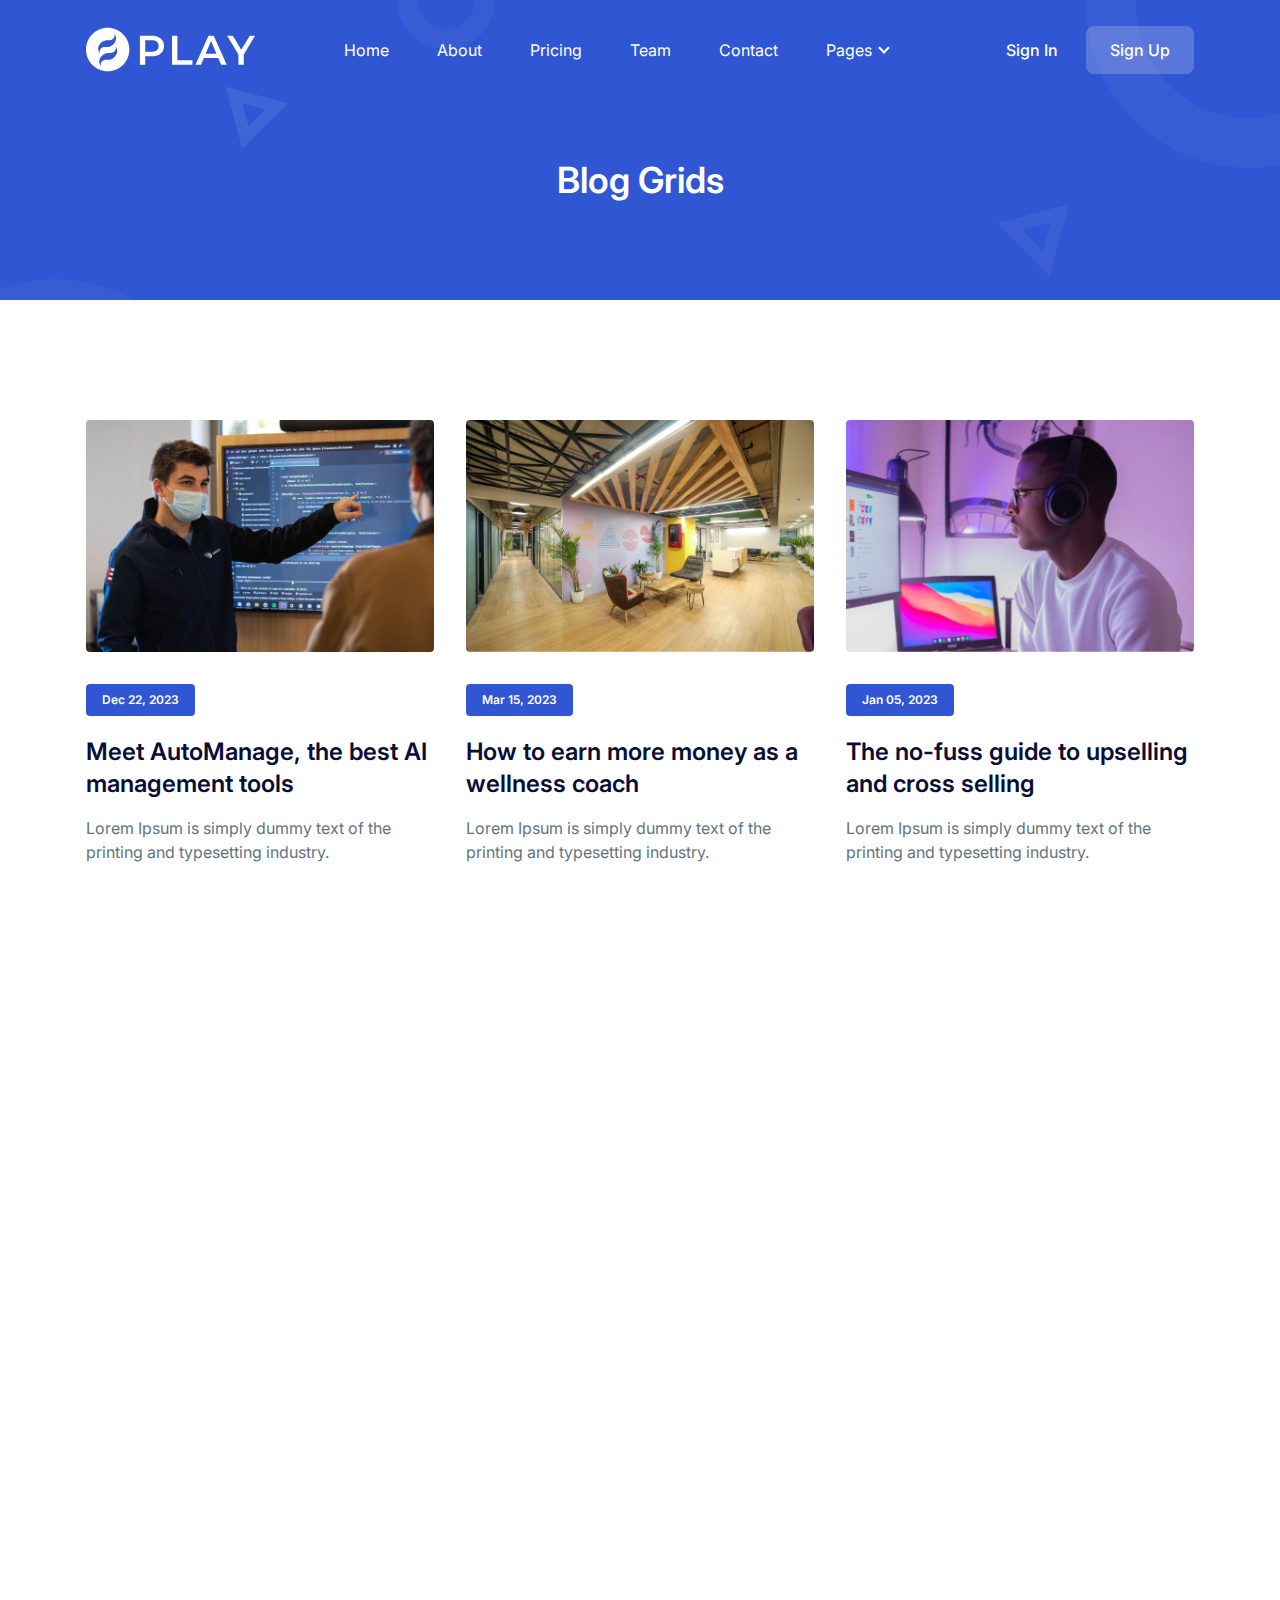
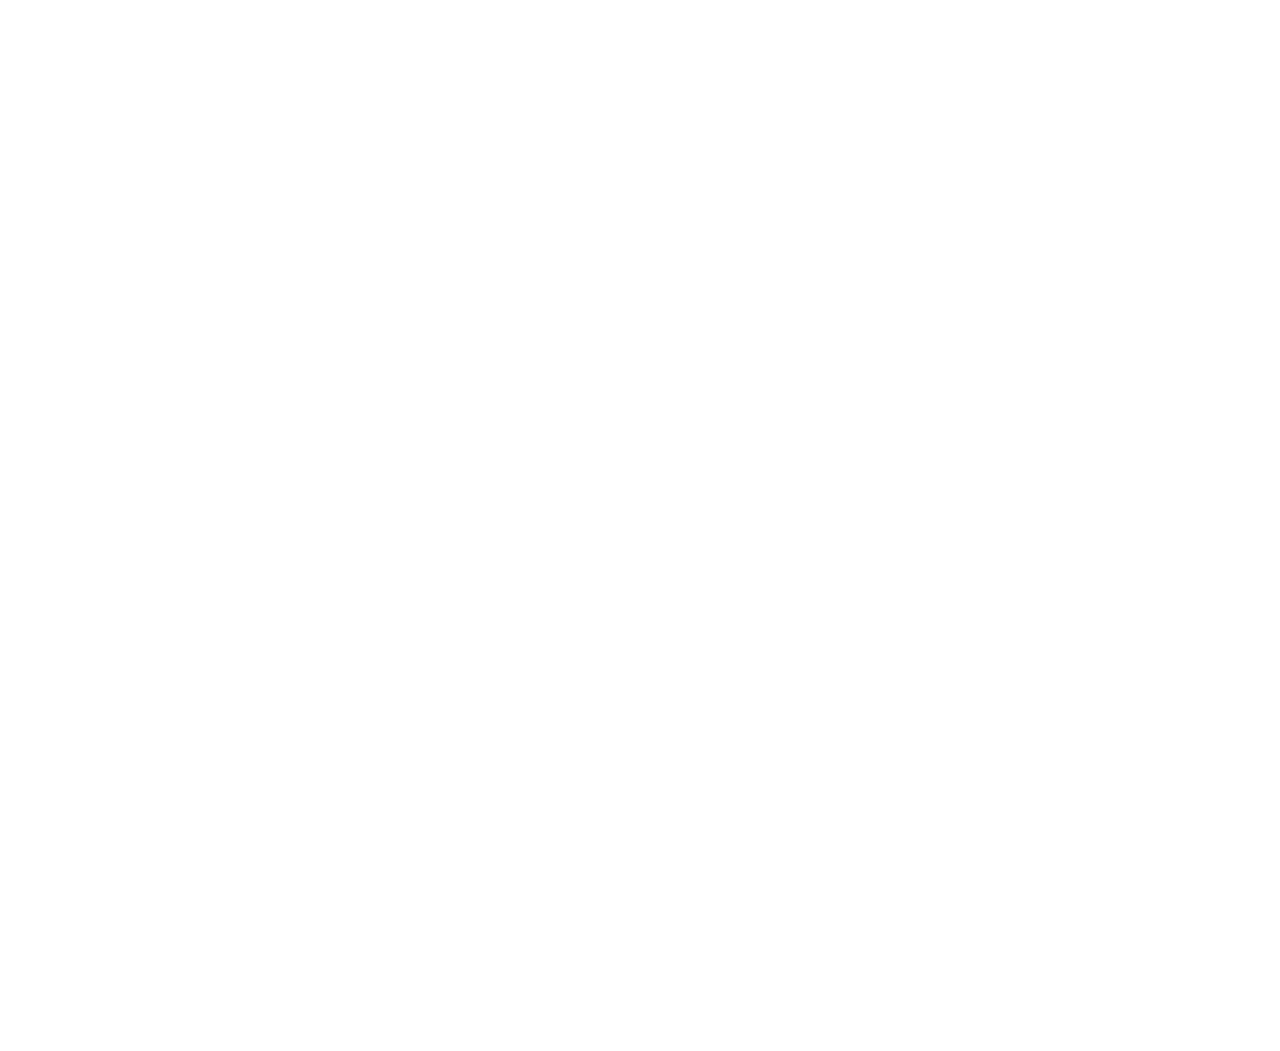
<file: blog-grids.html>
<!DOCTYPE html>
<html lang="en">
  <head>
    <meta charset="UTF-8" />
    <meta http-equiv="X-UA-Compatible" content="IE=edge" />
    <meta name="viewport" content="width=device-width, initial-scale=1.0" />
    <title>Blog Grids | Play Tailwind</title>
    <link
      rel="shortcut icon"
      href="assets/images/favicon.png"
      type="image/x-icon"
    />
    <link rel="stylesheet" href="assets/css/animate.css" />
    <link rel="stylesheet" href="assets/css/tailwind.css" />

    <!-- ==== WOW JS ==== -->
    <script src="assets/js/wow.min.js"></script>
    <script>
      new WOW().init();
    </script>
  </head>
  <body>
    <!-- ====== Navbar Section Start -->
    <div
      class="ud-header absolute top-0 left-0 z-40 flex w-full items-center bg-transparent"
    >
      <div class="container">
        <div class="relative -mx-4 flex items-center justify-between">
          <div class="w-60 max-w-full px-4">
            <a href="index.html" class="navbar-logo block w-full py-5">
              <img
                src="assets/images/logo/logo-white.svg"
                alt="logo"
                class="header-logo w-full"
              />
            </a>
          </div>
          <div class="flex w-full items-center justify-between px-4">
            <div>
              <button
                id="navbarToggler"
                class="absolute right-4 top-1/2 block -translate-y-1/2 rounded-lg px-3 py-[6px] ring-primary focus:ring-2 lg:hidden"
              >
                <span
                  class="relative my-[6px] block h-[2px] w-[30px] bg-white"
                ></span>
                <span
                  class="relative my-[6px] block h-[2px] w-[30px] bg-white"
                ></span>
                <span
                  class="relative my-[6px] block h-[2px] w-[30px] bg-white"
                ></span>
              </button>
              <nav
                id="navbarCollapse"
                class="absolute right-4 top-full hidden w-full max-w-[250px] rounded-lg bg-white py-5 shadow-lg lg:static lg:block lg:w-full lg:max-w-full lg:bg-transparent lg:py-0 lg:px-4 lg:shadow-none xl:px-6"
              >
                <ul class="blcok lg:flex">
                  <li class="group relative">
                    <a
                      href="/#home"
                      class="ud-menu-scroll mx-8 flex py-2 text-base text-dark group-hover:text-primary lg:mr-0 lg:inline-flex lg:py-6 lg:px-0 lg:text-white lg:group-hover:text-white lg:group-hover:opacity-70"
                    >
                      Home
                    </a>
                  </li>
                  <li class="group relative">
                    <a
                      href="/#about"
                      class="ud-menu-scroll mx-8 flex py-2 text-base text-dark group-hover:text-primary lg:mr-0 lg:ml-7 lg:inline-flex lg:py-6 lg:px-0 lg:text-white lg:group-hover:text-white lg:group-hover:opacity-70 xl:ml-12"
                    >
                      About
                    </a>
                  </li>
                  <li class="group relative">
                    <a
                      href="/#pricing"
                      class="ud-menu-scroll mx-8 flex py-2 text-base text-dark group-hover:text-primary lg:mr-0 lg:ml-7 lg:inline-flex lg:py-6 lg:px-0 lg:text-white lg:group-hover:text-white lg:group-hover:opacity-70 xl:ml-12"
                    >
                      Pricing
                    </a>
                  </li>
                  <li class="group relative">
                    <a
                      href="/#team"
                      class="ud-menu-scroll mx-8 flex py-2 text-base text-dark group-hover:text-primary lg:mr-0 lg:ml-7 lg:inline-flex lg:py-6 lg:px-0 lg:text-white lg:group-hover:text-white lg:group-hover:opacity-70 xl:ml-12"
                    >
                      Team
                    </a>
                  </li>
                  <li class="group relative">
                    <a
                      href="/#contact"
                      class="ud-menu-scroll mx-8 flex py-2 text-base text-dark group-hover:text-primary lg:mr-0 lg:ml-7 lg:inline-flex lg:py-6 lg:px-0 lg:text-white lg:group-hover:text-white lg:group-hover:opacity-70 xl:ml-12"
                    >
                      Contact
                    </a>
                  </li>
                  <li class="submenu-item group relative">
                    <a
                      href="javascript:void(0)"
                      class="relative mx-8 flex py-2 text-base text-dark after:absolute after:right-1 after:top-1/2 after:mt-[-2px] after:h-2 after:w-2 after:-translate-y-1/2 after:rotate-45 after:border-b-2 after:border-r-2 after:border-current group-hover:text-primary lg:mr-0 lg:ml-8 lg:inline-flex lg:py-6 lg:pl-0 lg:pr-4 lg:text-white lg:after:right-0 lg:group-hover:text-white lg:group-hover:opacity-70 xl:ml-12"
                    >
                      Pages
                    </a>
                    <div
                      class="submenu relative top-full left-0 hidden w-[250px] rounded-sm bg-white p-4 transition-[top] duration-300 group-hover:opacity-100 lg:invisible lg:absolute lg:top-[110%] lg:block lg:opacity-0 lg:shadow-lg lg:group-hover:visible lg:group-hover:top-full"
                    >
                      <a
                        href="about.html"
                        class="block rounded py-[10px] px-4 text-sm text-body-color hover:text-primary"
                      >
                        About Page
                      </a>
                      <a
                        href="pricing.html"
                        class="block rounded py-[10px] px-4 text-sm text-body-color hover:text-primary"
                      >
                        Pricing Page
                      </a>
                      <a
                        href="contact.html"
                        class="block rounded py-[10px] px-4 text-sm text-body-color hover:text-primary"
                      >
                        Contact Page
                      </a>
                      <a
                        href="blog-grids.html"
                        class="block rounded py-[10px] px-4 text-sm text-body-color hover:text-primary"
                      >
                        Blog Grid Page
                      </a>
                      <a
                        href="blog-details.html"
                        class="block rounded py-[10px] px-4 text-sm text-body-color hover:text-primary"
                      >
                        Blog Details Page
                      </a>
                      <a
                        href="signup.html"
                        class="block rounded py-[10px] px-4 text-sm text-body-color hover:text-primary"
                      >
                        Sign Up Page
                      </a>
                      <a
                        href="signin.html"
                        class="block rounded py-[10px] px-4 text-sm text-body-color hover:text-primary"
                      >
                        Sign In Page
                      </a>
                      <a
                        href="404.html"
                        class="block rounded py-[10px] px-4 text-sm text-body-color hover:text-primary"
                      >
                        404 Page
                      </a>
                    </div>
                  </li>
                </ul>
              </nav>
            </div>
            <div class="hidden justify-end pr-16 sm:flex lg:pr-0">
              <a
                href="signin.html"
                class="loginBtn py-3 px-7 text-base font-medium text-white hover:opacity-70"
              >
                Sign In
              </a>
              <a
                href="signup.html"
                class="signUpBtn rounded-lg bg-white bg-opacity-20 py-3 px-6 text-base font-medium text-white duration-300 ease-in-out hover:bg-opacity-100 hover:text-dark"
              >
                Sign Up
              </a>
            </div>
          </div>
        </div>
      </div>
    </div>
    <!-- ====== Navbar Section End -->

    <!-- ====== Banner Section Start -->
    <div
      class="relative z-10 overflow-hidden bg-primary pt-[120px] pb-[100px] md:pt-[130px] lg:pt-[160px]"
    >
      <div class="container">
        <div class="-mx-4 flex flex-wrap items-center">
          <div class="w-full px-4">
            <div class="text-center">
              <h1 class="text-4xl font-semibold text-white">Blog Grids</h1>
            </div>
          </div>
        </div>
      </div>
      <div>
        <span class="absolute top-0 left-0 z-[-1]">
          <svg
            width="495"
            height="470"
            viewBox="0 0 495 470"
            fill="none"
            xmlns="http://www.w3.org/2000/svg"
          >
            <circle
              cx="55"
              cy="442"
              r="138"
              stroke="white"
              stroke-opacity="0.04"
              stroke-width="50"
            />
            <circle
              cx="446"
              r="39"
              stroke="white"
              stroke-opacity="0.04"
              stroke-width="20"
            />
            <path
              d="M245.406 137.609L233.985 94.9852L276.609 106.406L245.406 137.609Z"
              stroke="white"
              stroke-opacity="0.08"
              stroke-width="12"
            />
          </svg>
        </span>
        <span class="absolute top-0 right-0 z-[-1]">
          <svg
            width="493"
            height="470"
            viewBox="0 0 493 470"
            fill="none"
            xmlns="http://www.w3.org/2000/svg"
          >
            <circle
              cx="462"
              cy="5"
              r="138"
              stroke="white"
              stroke-opacity="0.04"
              stroke-width="50"
            />
            <circle
              cx="49"
              cy="470"
              r="39"
              stroke="white"
              stroke-opacity="0.04"
              stroke-width="20"
            />
            <path
              d="M222.393 226.701L272.808 213.192L259.299 263.607L222.393 226.701Z"
              stroke="white"
              stroke-opacity="0.06"
              stroke-width="13"
            />
          </svg>
        </span>
      </div>
    </div>
    <!-- ====== Banner Section End -->

    <!-- ====== Blog Section Start -->
    <section class="pt-20 pb-10 lg:pt-[120px] lg:pb-20">
      <div class="container">
        <div class="-mx-4 flex flex-wrap">
          <div class="w-full px-4 md:w-1/2 lg:w-1/3">
            <div class="wow fadeInUp group mb-10" data-wow-delay=".1s">
              <div class="mb-8 overflow-hidden rounded">
                <a href="blog-details.html" class="block">
                  <img
                    src="assets/images/blog/blog-01.jpg"
                    alt="image"
                    class="w-full transition group-hover:rotate-6 group-hover:scale-125"
                  />
                </a>
              </div>
              <div>
                <span
                  class="mb-5 inline-block rounded bg-primary py-1 px-4 text-center text-xs font-semibold leading-loose text-white"
                >
                  Dec 22, 2023
                </span>
                <h3>
                  <a
                    href="blog-details.html"
                    class="mb-4 inline-block text-xl font-semibold text-dark hover:text-primary sm:text-2xl lg:text-xl xl:text-2xl"
                  >
                    Meet AutoManage, the best AI management tools
                  </a>
                </h3>
                <p class="text-base text-body-color">
                  Lorem Ipsum is simply dummy text of the printing and
                  typesetting industry.
                </p>
              </div>
            </div>
          </div>
          <div class="w-full px-4 md:w-1/2 lg:w-1/3">
            <div class="wow fadeInUp group mb-10" data-wow-delay=".15s">
              <div class="mb-8 overflow-hidden rounded">
                <a href="blog-details.html" class="block">
                  <img
                    src="assets/images/blog/blog-02.jpg"
                    alt="image"
                    class="w-full transition group-hover:rotate-6 group-hover:scale-125"
                  />
                </a>
              </div>
              <div>
                <span
                  class="mb-5 inline-block rounded bg-primary py-1 px-4 text-center text-xs font-semibold leading-loose text-white"
                >
                  Mar 15, 2023
                </span>
                <h3>
                  <a
                    href="blog-details.html"
                    class="mb-4 inline-block text-xl font-semibold text-dark hover:text-primary sm:text-2xl lg:text-xl xl:text-2xl"
                  >
                    How to earn more money as a wellness coach
                  </a>
                </h3>
                <p class="text-base text-body-color">
                  Lorem Ipsum is simply dummy text of the printing and
                  typesetting industry.
                </p>
              </div>
            </div>
          </div>
          <div class="w-full px-4 md:w-1/2 lg:w-1/3">
            <div class="wow fadeInUp group mb-10" data-wow-delay=".2s">
              <div class="mb-8 overflow-hidden rounded">
                <a href="blog-details.html" class="block">
                  <img
                    src="assets/images/blog/blog-03.jpg"
                    alt="image"
                    class="w-full transition group-hover:rotate-6 group-hover:scale-125"
                  />
                </a>
              </div>
              <div>
                <span
                  class="mb-5 inline-block rounded bg-primary py-1 px-4 text-center text-xs font-semibold leading-loose text-white"
                >
                  Jan 05, 2023
                </span>
                <h3>
                  <a
                    href="blog-details.html"
                    class="mb-4 inline-block text-xl font-semibold text-dark hover:text-primary sm:text-2xl lg:text-xl xl:text-2xl"
                  >
                    The no-fuss guide to upselling and cross selling
                  </a>
                </h3>
                <p class="text-base text-body-color">
                  Lorem Ipsum is simply dummy text of the printing and
                  typesetting industry.
                </p>
              </div>
            </div>
          </div>
          <div class="w-full px-4 md:w-1/2 lg:w-1/3">
            <div class="wow fadeInUp group mb-10" data-wow-delay=".1s">
              <div class="mb-8 overflow-hidden rounded">
                <a href="blog-details.html" class="block">
                  <img
                    src="assets/images/blog/blog-02.jpg"
                    alt="image"
                    class="w-full transition group-hover:rotate-6 group-hover:scale-125"
                  />
                </a>
              </div>
              <div>
                <span
                  class="mb-5 inline-block rounded bg-primary py-1 px-4 text-center text-xs font-semibold leading-loose text-white"
                >
                  Mar 15, 2023
                </span>
                <h3>
                  <a
                    href="blog-details.html"
                    class="mb-4 inline-block text-xl font-semibold text-dark hover:text-primary sm:text-2xl lg:text-xl xl:text-2xl"
                  >
                    How to earn more money as a wellness coach
                  </a>
                </h3>
                <p class="text-base text-body-color">
                  Lorem Ipsum is simply dummy text of the printing and
                  typesetting industry.
                </p>
              </div>
            </div>
          </div>
          <div class="w-full px-4 md:w-1/2 lg:w-1/3">
            <div class="wow fadeInUp group mb-10" data-wow-delay=".15s">
              <div class="mb-8 overflow-hidden rounded">
                <a href="blog-details.html" class="block">
                  <img
                    src="assets/images/blog/blog-03.jpg"
                    alt="image"
                    class="w-full transition group-hover:rotate-6 group-hover:scale-125"
                  />
                </a>
              </div>
              <div>
                <span
                  class="mb-5 inline-block rounded bg-primary py-1 px-4 text-center text-xs font-semibold leading-loose text-white"
                >
                  Jan 05, 2023
                </span>
                <h3>
                  <a
                    href="blog-details.html"
                    class="mb-4 inline-block text-xl font-semibold text-dark hover:text-primary sm:text-2xl lg:text-xl xl:text-2xl"
                  >
                    The no-fuss guide to upselling and cross selling
                  </a>
                </h3>
                <p class="text-base text-body-color">
                  Lorem Ipsum is simply dummy text of the printing and
                  typesetting industry.
                </p>
              </div>
            </div>
          </div>
          <div class="w-full px-4 md:w-1/2 lg:w-1/3">
            <div class="wow fadeInUp group mb-10" data-wow-delay=".2s">
              <div class="mb-8 overflow-hidden rounded">
                <a href="blog-details.html" class="block">
                  <img
                    src="assets/images/blog/blog-01.jpg"
                    alt="image"
                    class="w-full transition group-hover:rotate-6 group-hover:scale-125"
                  />
                </a>
              </div>
              <div>
                <span
                  class="mb-5 inline-block rounded bg-primary py-1 px-4 text-center text-xs font-semibold leading-loose text-white"
                >
                  Dec 22, 2023
                </span>
                <h3>
                  <a
                    href="blog-details.html"
                    class="mb-4 inline-block text-xl font-semibold text-dark hover:text-primary sm:text-2xl lg:text-xl xl:text-2xl"
                  >
                    Meet AutoManage, the best AI management tools
                  </a>
                </h3>
                <p class="text-base text-body-color">
                  Lorem Ipsum is simply dummy text of the printing and
                  typesetting industry.
                </p>
              </div>
            </div>
          </div>
          <div class="w-full px-4 md:w-1/2 lg:w-1/3">
            <div class="wow fadeInUp group mb-10" data-wow-delay=".1s">
              <div class="mb-8 overflow-hidden rounded">
                <a href="blog-details.html" class="block">
                  <img
                    src="assets/images/blog/blog-01.jpg"
                    alt="image"
                    class="w-full transition group-hover:rotate-6 group-hover:scale-125"
                  />
                </a>
              </div>
              <div>
                <span
                  class="mb-5 inline-block rounded bg-primary py-1 px-4 text-center text-xs font-semibold leading-loose text-white"
                >
                  Dec 22, 2023
                </span>
                <h3>
                  <a
                    href="blog-details.html"
                    class="mb-4 inline-block text-xl font-semibold text-dark hover:text-primary sm:text-2xl lg:text-xl xl:text-2xl"
                  >
                    Meet AutoManage, the best AI management tools
                  </a>
                </h3>
                <p class="text-base text-body-color">
                  Lorem Ipsum is simply dummy text of the printing and
                  typesetting industry.
                </p>
              </div>
            </div>
          </div>
          <div class="w-full px-4 md:w-1/2 lg:w-1/3">
            <div class="wow fadeInUp group mb-10" data-wow-delay=".15s">
              <div class="mb-8 overflow-hidden rounded">
                <a href="blog-details.html" class="block">
                  <img
                    src="assets/images/blog/blog-02.jpg"
                    alt="image"
                    class="w-full transition group-hover:rotate-6 group-hover:scale-125"
                  />
                </a>
              </div>
              <div>
                <span
                  class="mb-5 inline-block rounded bg-primary py-1 px-4 text-center text-xs font-semibold leading-loose text-white"
                >
                  Mar 15, 2023
                </span>
                <h3>
                  <a
                    href="blog-details.html"
                    class="mb-4 inline-block text-xl font-semibold text-dark hover:text-primary sm:text-2xl lg:text-xl xl:text-2xl"
                  >
                    How to earn more money as a wellness coach
                  </a>
                </h3>
                <p class="text-base text-body-color">
                  Lorem Ipsum is simply dummy text of the printing and
                  typesetting industry.
                </p>
              </div>
            </div>
          </div>
          <div class="w-full px-4 md:w-1/2 lg:w-1/3">
            <div class="wow fadeInUp group mb-10" data-wow-delay=".2s">
              <div class="mb-8 overflow-hidden rounded">
                <a href="blog-details.html" class="block">
                  <img
                    src="assets/images/blog/blog-03.jpg"
                    alt="image"
                    class="w-full transition group-hover:rotate-6 group-hover:scale-125"
                  />
                </a>
              </div>
              <div>
                <span
                  class="mb-5 inline-block rounded bg-primary py-1 px-4 text-center text-xs font-semibold leading-loose text-white"
                >
                  Jan 05, 2023
                </span>
                <h3>
                  <a
                    href="blog-details.html"
                    class="mb-4 inline-block text-xl font-semibold text-dark hover:text-primary sm:text-2xl lg:text-xl xl:text-2xl"
                  >
                    The no-fuss guide to upselling and cross selling
                  </a>
                </h3>
                <p class="text-base text-body-color">
                  Lorem Ipsum is simply dummy text of the printing and
                  typesetting industry.
                </p>
              </div>
            </div>
          </div>
        </div>
      </div>
    </section>
    <!-- ====== Blog Section End -->

    <!-- ====== Footer Section Start -->
    <footer
      class="wow fadeInUp relative z-10 bg-black pt-20 lg:pt-[120px]"
      data-wow-delay=".15s"
    >
      <div class="container">
        <div class="-mx-4 flex flex-wrap">
          <div class="w-full px-4 sm:w-1/2 md:w-1/2 lg:w-4/12 xl:w-3/12">
            <div class="mb-10 w-full">
              <a
                href="javascript:void(0)"
                class="mb-6 inline-block max-w-[160px]"
              >
                <img
                  src="assets/images/logo/logo-white.svg"
                  alt="logo"
                  class="max-w-full"
                />
              </a>
              <p class="mb-7 text-base text-[#f3f4fe]">
                We create digital experiences for brands and companies by using
                technology.
              </p>
              <div class="-mx-3 flex items-center">
                <a
                  href="javascript:void(0)"
                  class="px-3 text-[#dddddd] hover:text-white"
                >
                  <svg
                    width="10"
                    height="18"
                    viewBox="0 0 10 18"
                    class="fill-current"
                  >
                    <path
                      d="M9.00007 6.82105H7.50006H6.96434V6.27097V4.56571V4.01562H7.50006H8.62507C8.91971 4.01562 9.16078 3.79559 9.16078 3.46554V0.550085C9.16078 0.247538 8.9465 0 8.62507 0H6.66969C4.55361 0 3.08038 1.54024 3.08038 3.82309V6.21596V6.76605H2.54466H0.72322C0.348217 6.76605 0 7.06859 0 7.50866V9.48897C0 9.87402 0.294645 10.2316 0.72322 10.2316H2.49109H3.02681V10.7817V16.31C3.02681 16.6951 3.32145 17.0526 3.75003 17.0526H6.26791C6.42862 17.0526 6.56255 16.9701 6.66969 16.8601C6.77684 16.7501 6.8572 16.5576 6.8572 16.3925V10.8092V10.2591H7.4197H8.62507C8.97328 10.2591 9.24114 10.0391 9.29471 9.709V9.6815V9.65399L9.66972 7.7562C9.6965 7.56367 9.66972 7.34363 9.509 7.1236C9.45543 6.98608 9.21436 6.84856 9.00007 6.82105Z"
                    />
                  </svg>
                </a>
                <a
                  href="javascript:void(0)"
                  class="px-3 text-[#dddddd] hover:text-white"
                >
                  <svg
                    width="19"
                    height="15"
                    viewBox="0 0 19 15"
                    class="fill-current"
                  >
                    <path
                      d="M16.2622 3.17878L17.33 1.93293C17.6391 1.59551 17.7234 1.33595 17.7515 1.20618C16.9085 1.67337 16.1217 1.82911 15.6159 1.82911H15.4192L15.3068 1.72528C14.6324 1.18022 13.7894 0.894714 12.8902 0.894714C10.9233 0.894714 9.37779 2.40012 9.37779 4.13913C9.37779 4.24295 9.37779 4.39868 9.40589 4.5025L9.49019 5.02161L8.90009 4.99565C5.30334 4.89183 2.35288 2.03675 1.87518 1.5436C1.08839 2.84136 1.53799 4.08722 2.01568 4.86587L2.97107 6.31937L1.45369 5.54071C1.48179 6.63084 1.93138 7.48736 2.80247 8.11029L3.56116 8.62939L2.80247 8.9149C3.28017 10.2386 4.34795 10.7837 5.13474 10.9913L6.17443 11.2509L5.19094 11.8738C3.61736 12.912 1.65039 12.8342 0.779297 12.7563C2.54957 13.8983 4.65705 14.1579 6.11823 14.1579C7.21412 14.1579 8.02901 14.0541 8.2257 13.9762C16.0936 12.2631 16.4589 5.77431 16.4589 4.47655V4.29486L16.6275 4.19104C17.5829 3.36047 17.9763 2.91923 18.2011 2.65967C18.1168 2.68563 18.0044 2.73754 17.892 2.7635L16.2622 3.17878Z"
                    />
                  </svg>
                </a>
                <a
                  href="javascript:void(0)"
                  class="px-3 text-[#dddddd] hover:text-white"
                >
                  <svg
                    width="18"
                    height="18"
                    viewBox="0 0 18 18"
                    class="fill-current"
                  >
                    <path
                      d="M8.91688 12.4995C10.6918 12.4995 12.1306 11.0911 12.1306 9.35385C12.1306 7.61655 10.6918 6.20819 8.91688 6.20819C7.14197 6.20819 5.70312 7.61655 5.70312 9.35385C5.70312 11.0911 7.14197 12.4995 8.91688 12.4995Z"
                    />
                    <path
                      d="M12.4078 0.947388H5.37075C2.57257 0.947388 0.300781 3.17104 0.300781 5.90993V12.7436C0.300781 15.5367 2.57257 17.7604 5.37075 17.7604H12.3524C15.2059 17.7604 17.4777 15.5367 17.4777 12.7978V5.90993C17.4777 3.17104 15.2059 0.947388 12.4078 0.947388ZM8.91696 13.4758C6.56206 13.4758 4.70584 11.6047 4.70584 9.35389C4.70584 7.10312 6.58976 5.23199 8.91696 5.23199C11.2165 5.23199 13.1004 7.10312 13.1004 9.35389C13.1004 11.6047 11.2442 13.4758 8.91696 13.4758ZM14.735 5.61164C14.4579 5.90993 14.0423 6.07264 13.5714 6.07264C13.1558 6.07264 12.7402 5.90993 12.4078 5.61164C12.103 5.31334 11.9368 4.9337 11.9368 4.47269C11.9368 4.01169 12.103 3.65916 12.4078 3.33375C12.7125 3.00834 13.1004 2.84563 13.5714 2.84563C13.9869 2.84563 14.4302 3.00834 14.735 3.30663C15.012 3.65916 15.2059 4.06593 15.2059 4.49981C15.1782 4.9337 15.012 5.31334 14.735 5.61164Z"
                    />
                    <path
                      d="M13.5985 3.82184C13.2383 3.82184 12.9336 4.12013 12.9336 4.47266C12.9336 4.82519 13.2383 5.12349 13.5985 5.12349C13.9587 5.12349 14.2634 4.82519 14.2634 4.47266C14.2634 4.12013 13.9864 3.82184 13.5985 3.82184Z"
                    />
                  </svg>
                </a>
                <a
                  href="javascript:void(0)"
                  class="px-3 text-[#dddddd] hover:text-white"
                >
                  <svg
                    width="18"
                    height="18"
                    viewBox="0 0 18 18"
                    class="fill-current"
                  >
                    <path
                      d="M16.7821 0.947388H1.84847C1.14272 0.947388 0.578125 1.49747 0.578125 2.18508V16.7623C0.578125 17.4224 1.14272 18 1.84847 18H16.7257C17.4314 18 17.996 17.4499 17.996 16.7623V2.15757C18.0525 1.49747 17.4879 0.947388 16.7821 0.947388ZM5.7442 15.4421H3.17528V7.32837H5.7442V15.4421ZM4.44563 6.2007C3.59873 6.2007 2.94944 5.5406 2.94944 4.74297C2.94944 3.94535 3.62696 3.28525 4.44563 3.28525C5.26429 3.28525 5.94181 3.94535 5.94181 4.74297C5.94181 5.5406 5.32075 6.2007 4.44563 6.2007ZM15.4835 15.4421H12.9146V11.509C12.9146 10.5739 12.8864 9.33618 11.5596 9.33618C10.2045 9.33618 10.0069 10.3813 10.0069 11.4265V15.4421H7.438V7.32837H9.95046V8.45605H9.9787C10.3457 7.79594 11.1644 7.13584 12.4347 7.13584C15.0601 7.13584 15.54 8.7861 15.54 11.0414V15.4421H15.4835Z"
                    />
                  </svg>
                </a>
              </div>
            </div>
          </div>
          <div class="w-full px-4 sm:w-1/2 md:w-1/2 lg:w-2/12 xl:w-2/12">
            <div class="mb-10 w-full">
              <h4 class="mb-9 text-lg font-semibold text-white">About Us</h4>
              <ul>
                <li>
                  <a
                    href="javascript:void(0)"
                    class="mb-2 inline-block text-base leading-loose text-[#f3f4fe] hover:text-primary"
                  >
                    Home
                  </a>
                </li>
                <li>
                  <a
                    href="javascript:void(0)"
                    class="mb-2 inline-block text-base leading-loose text-[#f3f4fe] hover:text-primary"
                  >
                    Features
                  </a>
                </li>
                <li>
                  <a
                    href="javascript:void(0)"
                    class="mb-2 inline-block text-base leading-loose text-[#f3f4fe] hover:text-primary"
                  >
                    About
                  </a>
                </li>
                <li>
                  <a
                    href="javascript:void(0)"
                    class="mb-2 inline-block text-base leading-loose text-[#f3f4fe] hover:text-primary"
                  >
                    Testimonial
                  </a>
                </li>
              </ul>
            </div>
          </div>
          <div class="w-full px-4 sm:w-1/2 md:w-1/2 lg:w-3/12 xl:w-2/12">
            <div class="mb-10 w-full">
              <h4 class="mb-9 text-lg font-semibold text-white">Features</h4>
              <ul>
                <li>
                  <a
                    href="javascript:void(0)"
                    class="mb-2 inline-block text-base leading-loose text-[#f3f4fe] hover:text-primary"
                  >
                    How it works
                  </a>
                </li>
                <li>
                  <a
                    href="javascript:void(0)"
                    class="mb-2 inline-block text-base leading-loose text-[#f3f4fe] hover:text-primary"
                  >
                    Privacy policy
                  </a>
                </li>
                <li>
                  <a
                    href="javascript:void(0)"
                    class="mb-2 inline-block text-base leading-loose text-[#f3f4fe] hover:text-primary"
                  >
                    Terms of Service
                  </a>
                </li>
                <li>
                  <a
                    href="javascript:void(0)"
                    class="mb-2 inline-block text-base leading-loose text-[#f3f4fe] hover:text-primary"
                  >
                    Refund policy
                  </a>
                </li>
              </ul>
            </div>
          </div>
          <div class="w-full px-4 sm:w-1/2 md:w-1/2 lg:w-3/12 xl:w-2/12">
            <div class="mb-10 w-full">
              <h4 class="mb-9 text-lg font-semibold text-white">
                Our Products
              </h4>
              <ul>
                <li>
                  <a
                    href="javascript:void(0)"
                    class="mb-2 inline-block text-base leading-loose text-[#f3f4fe] hover:text-primary"
                  >
                    LineIcons
                  </a>
                </li>
                <li>
                  <a
                    href="javascript:void(0)"
                    class="mb-2 inline-block text-base leading-loose text-[#f3f4fe] hover:text-primary"
                  >
                    Ecommerce HTML
                  </a>
                </li>
                <li>
                  <a
                    href="javascript:void(0)"
                    class="mb-2 inline-block text-base leading-loose text-[#f3f4fe] hover:text-primary"
                  >
                    Ayro UI
                  </a>
                </li>
                <li>
                  <a
                    href="javascript:void(0)"
                    class="mb-2 inline-block text-base leading-loose text-[#f3f4fe] hover:text-primary"
                  >
                    PlainAdmin
                  </a>
                </li>
              </ul>
            </div>
          </div>
          <div class="w-full px-4 md:w-2/3 lg:w-6/12 xl:w-3/12">
            <div class="mb-10 w-full">
              <h4 class="mb-9 text-lg font-semibold text-white">Partners</h4>
              <ul class="flex flex-wrap items-center">
                <li>
                  <a
                    href="https://tailgrids.com"
                    rel="nofollow noopner"
                    target="_blank"
                    class="mb-6 mr-5 block max-w-[120px] xl:max-w-[100px] 2xl:max-w-[120px]"
                  >
                    <img
                      src="assets/images/footer/brands/tailgrids.svg"
                      alt="tailgrids"
                    />
                  </a>
                </li>
                <li>
                  <a
                    href="https://ayroui.com"
                    rel="nofollow noopner"
                    target="_blank"
                    class="mb-6 mr-5 block max-w-[120px] xl:max-w-[100px] 2xl:max-w-[120px]"
                  >
                    <img
                      src="assets/images/footer/brands/ayroui.svg"
                      alt="ayroui"
                    />
                  </a>
                </li>
                <li>
                  <a
                    href="https://ecommercehtml.com"
                    rel="nofollow noopner"
                    target="_blank"
                    class="mb-6 mr-5 block max-w-[120px] xl:max-w-[100px] 2xl:max-w-[120px]"
                  >
                    <img
                      src="assets/images/footer/brands/ecommerce-html.svg"
                      alt="ecommerce-html"
                    />
                  </a>
                </li>
                <li>
                  <a
                    href="https://graygrids.com"
                    rel="nofollow noopner"
                    target="_blank"
                    class="mb-6 mr-5 block max-w-[120px] xl:max-w-[100px] 2xl:max-w-[120px]"
                  >
                    <img
                      src="assets/images/footer/brands/graygrids.svg"
                      alt="graygrids"
                    />
                  </a>
                </li>
                <li>
                  <a
                    href="https://lineicons.com"
                    rel="nofollow noopner"
                    target="_blank"
                    class="mb-6 mr-5 block max-w-[120px] xl:max-w-[100px] 2xl:max-w-[120px]"
                  >
                    <img
                      src="assets/images/footer/brands/lineicons.svg"
                      alt="lineicons"
                    />
                  </a>
                </li>
                <li>
                  <a
                    href="https://uideck.com"
                    rel="nofollow noopner"
                    target="_blank"
                    class="mb-6 mr-5 block max-w-[120px] xl:max-w-[100px] 2xl:max-w-[120px]"
                  >
                    <img
                      src="assets/images/footer/brands/uideck.svg"
                      alt="uideck"
                    />
                  </a>
                </li>
              </ul>
            </div>
          </div>
        </div>
      </div>

      <div class="mt-12 border-t border-opacity-40 py-8 lg:mt-[60px]">
        <div class="container">
          <div class="-mx-4 flex flex-wrap">
            <div class="w-full px-4 md:w-2/3 lg:w-1/2">
              <div class="my-1">
                <div
                  class="-mx-3 flex items-center justify-center md:justify-start"
                >
                  <a
                    href="javascript:void(0)"
                    class="px-3 text-base text-[#f3f4fe] hover:text-primary"
                  >
                    Privacy policy
                  </a>
                  <a
                    href="javascript:void(0)"
                    class="px-3 text-base text-[#f3f4fe] hover:text-primary"
                  >
                    Legal notice
                  </a>
                  <a
                    href="javascript:void(0)"
                    class="px-3 text-base text-[#f3f4fe] hover:text-primary"
                  >
                    Terms of service
                  </a>
                </div>
              </div>
            </div>
            <div class="w-full px-4 md:w-1/3 lg:w-1/2">
              <div class="my-1 flex justify-center md:justify-end">
                <p class="text-base text-[#f3f4fe]">
                  Designed and Developed by
                  <a
                    href="https://tailgrids.com"
                    rel="nofollow noopner"
                    target="_blank"
                    class="text-primary hover:underline"
                  >
                    TailGrids and UIdeck
                  </a>
                </p>
              </div>
            </div>
          </div>
        </div>
      </div>

      <div>
        <span class="absolute left-0 top-0 z-[-1]">
          <img src="assets/images/footer/shape-1.svg" alt="" />
        </span>

        <span class="absolute bottom-0 right-0 z-[-1]">
          <img src="assets/images/footer/shape-3.svg" alt="" />
        </span>

        <span class="absolute top-0 right-0 z-[-1]">
          <svg
            width="102"
            height="102"
            viewBox="0 0 102 102"
            fill="none"
            xmlns="http://www.w3.org/2000/svg"
          >
            <path
              d="M1.8667 33.1956C2.89765 33.1956 3.7334 34.0318 3.7334 35.0633C3.7334 36.0947 2.89765 36.9309 1.8667 36.9309C0.835744 36.9309 4.50645e-08 36.0947 0 35.0633C-4.50645e-08 34.0318 0.835744 33.1956 1.8667 33.1956Z"
              fill="white"
              fill-opacity="0.08"
            ></path>
            <path
              d="M18.2939 33.1956C19.3249 33.1956 20.1606 34.0318 20.1606 35.0633C20.1606 36.0947 19.3249 36.9309 18.2939 36.9309C17.263 36.9309 16.4272 36.0947 16.4272 35.0633C16.4272 34.0318 17.263 33.1956 18.2939 33.1956Z"
              fill="white"
              fill-opacity="0.08"
            ></path>
            <path
              d="M34.7209 33.195C35.7519 33.195 36.5876 34.0311 36.5876 35.0626C36.5876 36.0941 35.7519 36.9303 34.7209 36.9303C33.69 36.9303 32.8542 36.0941 32.8542 35.0626C32.8542 34.0311 33.69 33.195 34.7209 33.195Z"
              fill="white"
              fill-opacity="0.08"
            ></path>
            <path
              d="M50.9341 33.195C51.965 33.195 52.8008 34.0311 52.8008 35.0626C52.8008 36.0941 51.965 36.9303 50.9341 36.9303C49.9031 36.9303 49.0674 36.0941 49.0674 35.0626C49.0674 34.0311 49.9031 33.195 50.9341 33.195Z"
              fill="white"
              fill-opacity="0.08"
            ></path>
            <path
              d="M1.8667 16.7605C2.89765 16.7605 3.7334 17.5966 3.7334 18.6281C3.7334 19.6596 2.89765 20.4957 1.8667 20.4957C0.835744 20.4957 4.50645e-08 19.6596 0 18.6281C-4.50645e-08 17.5966 0.835744 16.7605 1.8667 16.7605Z"
              fill="white"
              fill-opacity="0.08"
            ></path>
            <path
              d="M18.2939 16.7605C19.3249 16.7605 20.1606 17.5966 20.1606 18.6281C20.1606 19.6596 19.3249 20.4957 18.2939 20.4957C17.263 20.4957 16.4272 19.6596 16.4272 18.6281C16.4272 17.5966 17.263 16.7605 18.2939 16.7605Z"
              fill="white"
              fill-opacity="0.08"
            ></path>
            <path
              d="M34.7209 16.7605C35.7519 16.7605 36.5876 17.5966 36.5876 18.6281C36.5876 19.6596 35.7519 20.4957 34.7209 20.4957C33.69 20.4957 32.8542 19.6596 32.8542 18.6281C32.8542 17.5966 33.69 16.7605 34.7209 16.7605Z"
              fill="white"
              fill-opacity="0.08"
            ></path>
            <path
              d="M50.9341 16.7605C51.965 16.7605 52.8008 17.5966 52.8008 18.6281C52.8008 19.6596 51.965 20.4957 50.9341 20.4957C49.9031 20.4957 49.0674 19.6596 49.0674 18.6281C49.0674 17.5966 49.9031 16.7605 50.9341 16.7605Z"
              fill="white"
              fill-opacity="0.08"
            ></path>
            <path
              d="M1.8667 0.324951C2.89765 0.324951 3.7334 1.16115 3.7334 2.19261C3.7334 3.22408 2.89765 4.06024 1.8667 4.06024C0.835744 4.06024 4.50645e-08 3.22408 0 2.19261C-4.50645e-08 1.16115 0.835744 0.324951 1.8667 0.324951Z"
              fill="white"
              fill-opacity="0.08"
            ></path>
            <path
              d="M18.2939 0.324951C19.3249 0.324951 20.1606 1.16115 20.1606 2.19261C20.1606 3.22408 19.3249 4.06024 18.2939 4.06024C17.263 4.06024 16.4272 3.22408 16.4272 2.19261C16.4272 1.16115 17.263 0.324951 18.2939 0.324951Z"
              fill="white"
              fill-opacity="0.08"
            ></path>
            <path
              d="M34.7209 0.325302C35.7519 0.325302 36.5876 1.16147 36.5876 2.19293C36.5876 3.2244 35.7519 4.06056 34.7209 4.06056C33.69 4.06056 32.8542 3.2244 32.8542 2.19293C32.8542 1.16147 33.69 0.325302 34.7209 0.325302Z"
              fill="white"
              fill-opacity="0.08"
            ></path>
            <path
              d="M50.9341 0.325302C51.965 0.325302 52.8008 1.16147 52.8008 2.19293C52.8008 3.2244 51.965 4.06056 50.9341 4.06056C49.9031 4.06056 49.0674 3.2244 49.0674 2.19293C49.0674 1.16147 49.9031 0.325302 50.9341 0.325302Z"
              fill="white"
              fill-opacity="0.08"
            ></path>
            <path
              d="M66.9037 33.1956C67.9346 33.1956 68.7704 34.0318 68.7704 35.0633C68.7704 36.0947 67.9346 36.9309 66.9037 36.9309C65.8727 36.9309 65.037 36.0947 65.037 35.0633C65.037 34.0318 65.8727 33.1956 66.9037 33.1956Z"
              fill="white"
              fill-opacity="0.08"
            ></path>
            <path
              d="M83.3307 33.1956C84.3616 33.1956 85.1974 34.0318 85.1974 35.0633C85.1974 36.0947 84.3616 36.9309 83.3307 36.9309C82.2997 36.9309 81.464 36.0947 81.464 35.0633C81.464 34.0318 82.2997 33.1956 83.3307 33.1956Z"
              fill="white"
              fill-opacity="0.08"
            ></path>
            <path
              d="M99.7576 33.1956C100.789 33.1956 101.624 34.0318 101.624 35.0633C101.624 36.0947 100.789 36.9309 99.7576 36.9309C98.7266 36.9309 97.8909 36.0947 97.8909 35.0633C97.8909 34.0318 98.7266 33.1956 99.7576 33.1956Z"
              fill="white"
              fill-opacity="0.08"
            ></path>
            <path
              d="M66.9037 16.7605C67.9346 16.7605 68.7704 17.5966 68.7704 18.6281C68.7704 19.6596 67.9346 20.4957 66.9037 20.4957C65.8727 20.4957 65.037 19.6596 65.037 18.6281C65.037 17.5966 65.8727 16.7605 66.9037 16.7605Z"
              fill="white"
              fill-opacity="0.08"
            ></path>
            <path
              d="M83.3307 16.7605C84.3616 16.7605 85.1974 17.5966 85.1974 18.6281C85.1974 19.6596 84.3616 20.4957 83.3307 20.4957C82.2997 20.4957 81.464 19.6596 81.464 18.6281C81.464 17.5966 82.2997 16.7605 83.3307 16.7605Z"
              fill="white"
              fill-opacity="0.08"
            ></path>
            <path
              d="M99.7576 16.7605C100.789 16.7605 101.624 17.5966 101.624 18.6281C101.624 19.6596 100.789 20.4957 99.7576 20.4957C98.7266 20.4957 97.8909 19.6596 97.8909 18.6281C97.8909 17.5966 98.7266 16.7605 99.7576 16.7605Z"
              fill="white"
              fill-opacity="0.08"
            ></path>
            <path
              d="M66.9037 0.324966C67.9346 0.324966 68.7704 1.16115 68.7704 2.19261C68.7704 3.22408 67.9346 4.06024 66.9037 4.06024C65.8727 4.06024 65.037 3.22408 65.037 2.19261C65.037 1.16115 65.8727 0.324966 66.9037 0.324966Z"
              fill="white"
              fill-opacity="0.08"
            ></path>
            <path
              d="M83.3307 0.324951C84.3616 0.324951 85.1974 1.16115 85.1974 2.19261C85.1974 3.22408 84.3616 4.06024 83.3307 4.06024C82.2997 4.06024 81.464 3.22408 81.464 2.19261C81.464 1.16115 82.2997 0.324951 83.3307 0.324951Z"
              fill="white"
              fill-opacity="0.08"
            ></path>
            <path
              d="M99.7576 0.324951C100.789 0.324951 101.624 1.16115 101.624 2.19261C101.624 3.22408 100.789 4.06024 99.7576 4.06024C98.7266 4.06024 97.8909 3.22408 97.8909 2.19261C97.8909 1.16115 98.7266 0.324951 99.7576 0.324951Z"
              fill="white"
              fill-opacity="0.08"
            ></path>
            <path
              d="M1.8667 82.2029C2.89765 82.2029 3.7334 83.039 3.7334 84.0705C3.7334 85.102 2.89765 85.9382 1.8667 85.9382C0.835744 85.9382 4.50645e-08 85.102 0 84.0705C-4.50645e-08 83.039 0.835744 82.2029 1.8667 82.2029Z"
              fill="white"
              fill-opacity="0.08"
            ></path>
            <path
              d="M18.2939 82.2029C19.3249 82.2029 20.1606 83.039 20.1606 84.0705C20.1606 85.102 19.3249 85.9382 18.2939 85.9382C17.263 85.9382 16.4272 85.102 16.4272 84.0705C16.4272 83.039 17.263 82.2029 18.2939 82.2029Z"
              fill="white"
              fill-opacity="0.08"
            ></path>
            <path
              d="M34.7209 82.2026C35.7519 82.2026 36.5876 83.0387 36.5876 84.0702C36.5876 85.1017 35.7519 85.9378 34.7209 85.9378C33.69 85.9378 32.8542 85.1017 32.8542 84.0702C32.8542 83.0387 33.69 82.2026 34.7209 82.2026Z"
              fill="white"
              fill-opacity="0.08"
            ></path>
            <path
              d="M50.9341 82.2026C51.965 82.2026 52.8008 83.0387 52.8008 84.0702C52.8008 85.1017 51.965 85.9378 50.9341 85.9378C49.9031 85.9378 49.0674 85.1017 49.0674 84.0702C49.0674 83.0387 49.9031 82.2026 50.9341 82.2026Z"
              fill="white"
              fill-opacity="0.08"
            ></path>
            <path
              d="M1.8667 65.7677C2.89765 65.7677 3.7334 66.6039 3.7334 67.6353C3.7334 68.6668 2.89765 69.503 1.8667 69.503C0.835744 69.503 4.50645e-08 68.6668 0 67.6353C-4.50645e-08 66.6039 0.835744 65.7677 1.8667 65.7677Z"
              fill="white"
              fill-opacity="0.08"
            ></path>
            <path
              d="M18.2939 65.7677C19.3249 65.7677 20.1606 66.6039 20.1606 67.6353C20.1606 68.6668 19.3249 69.503 18.2939 69.503C17.263 69.503 16.4272 68.6668 16.4272 67.6353C16.4272 66.6039 17.263 65.7677 18.2939 65.7677Z"
              fill="white"
              fill-opacity="0.08"
            ></path>
            <path
              d="M34.7209 65.7674C35.7519 65.7674 36.5876 66.6036 36.5876 67.635C36.5876 68.6665 35.7519 69.5027 34.7209 69.5027C33.69 69.5027 32.8542 68.6665 32.8542 67.635C32.8542 66.6036 33.69 65.7674 34.7209 65.7674Z"
              fill="white"
              fill-opacity="0.08"
            ></path>
            <path
              d="M50.9341 65.7674C51.965 65.7674 52.8008 66.6036 52.8008 67.635C52.8008 68.6665 51.965 69.5027 50.9341 69.5027C49.9031 69.5027 49.0674 68.6665 49.0674 67.635C49.0674 66.6036 49.9031 65.7674 50.9341 65.7674Z"
              fill="white"
              fill-opacity="0.08"
            ></path>
            <path
              d="M1.8667 98.2644C2.89765 98.2644 3.7334 99.1005 3.7334 100.132C3.7334 101.163 2.89765 102 1.8667 102C0.835744 102 4.50645e-08 101.163 0 100.132C-4.50645e-08 99.1005 0.835744 98.2644 1.8667 98.2644Z"
              fill="white"
              fill-opacity="0.08"
            ></path>
            <path
              d="M1.8667 49.3322C2.89765 49.3322 3.7334 50.1684 3.7334 51.1998C3.7334 52.2313 2.89765 53.0675 1.8667 53.0675C0.835744 53.0675 4.50645e-08 52.2313 0 51.1998C-4.50645e-08 50.1684 0.835744 49.3322 1.8667 49.3322Z"
              fill="white"
              fill-opacity="0.08"
            ></path>
            <path
              d="M18.2939 98.2644C19.3249 98.2644 20.1606 99.1005 20.1606 100.132C20.1606 101.163 19.3249 102 18.2939 102C17.263 102 16.4272 101.163 16.4272 100.132C16.4272 99.1005 17.263 98.2644 18.2939 98.2644Z"
              fill="white"
              fill-opacity="0.08"
            ></path>
            <path
              d="M18.2939 49.3322C19.3249 49.3322 20.1606 50.1684 20.1606 51.1998C20.1606 52.2313 19.3249 53.0675 18.2939 53.0675C17.263 53.0675 16.4272 52.2313 16.4272 51.1998C16.4272 50.1684 17.263 49.3322 18.2939 49.3322Z"
              fill="white"
              fill-opacity="0.08"
            ></path>
            <path
              d="M34.7209 98.2647C35.7519 98.2647 36.5876 99.1008 36.5876 100.132C36.5876 101.164 35.7519 102 34.7209 102C33.69 102 32.8542 101.164 32.8542 100.132C32.8542 99.1008 33.69 98.2647 34.7209 98.2647Z"
              fill="white"
              fill-opacity="0.08"
            ></path>
            <path
              d="M50.9341 98.2647C51.965 98.2647 52.8008 99.1008 52.8008 100.132C52.8008 101.164 51.965 102 50.9341 102C49.9031 102 49.0674 101.164 49.0674 100.132C49.0674 99.1008 49.9031 98.2647 50.9341 98.2647Z"
              fill="white"
              fill-opacity="0.08"
            ></path>
            <path
              d="M34.7209 49.3326C35.7519 49.3326 36.5876 50.1687 36.5876 51.2002C36.5876 52.2317 35.7519 53.0678 34.7209 53.0678C33.69 53.0678 32.8542 52.2317 32.8542 51.2002C32.8542 50.1687 33.69 49.3326 34.7209 49.3326Z"
              fill="white"
              fill-opacity="0.08"
            ></path>
            <path
              d="M50.9341 49.3326C51.965 49.3326 52.8008 50.1687 52.8008 51.2002C52.8008 52.2317 51.965 53.0678 50.9341 53.0678C49.9031 53.0678 49.0674 52.2317 49.0674 51.2002C49.0674 50.1687 49.9031 49.3326 50.9341 49.3326Z"
              fill="white"
              fill-opacity="0.08"
            ></path>
            <path
              d="M66.9037 82.2029C67.9346 82.2029 68.7704 83.0391 68.7704 84.0705C68.7704 85.102 67.9346 85.9382 66.9037 85.9382C65.8727 85.9382 65.037 85.102 65.037 84.0705C65.037 83.0391 65.8727 82.2029 66.9037 82.2029Z"
              fill="white"
              fill-opacity="0.08"
            ></path>
            <path
              d="M83.3307 82.2029C84.3616 82.2029 85.1974 83.0391 85.1974 84.0705C85.1974 85.102 84.3616 85.9382 83.3307 85.9382C82.2997 85.9382 81.464 85.102 81.464 84.0705C81.464 83.0391 82.2997 82.2029 83.3307 82.2029Z"
              fill="white"
              fill-opacity="0.08"
            ></path>
            <path
              d="M99.7576 82.2029C100.789 82.2029 101.624 83.039 101.624 84.0705C101.624 85.102 100.789 85.9382 99.7576 85.9382C98.7266 85.9382 97.8909 85.102 97.8909 84.0705C97.8909 83.039 98.7266 82.2029 99.7576 82.2029Z"
              fill="white"
              fill-opacity="0.08"
            ></path>
            <path
              d="M66.9037 65.7674C67.9346 65.7674 68.7704 66.6036 68.7704 67.635C68.7704 68.6665 67.9346 69.5027 66.9037 69.5027C65.8727 69.5027 65.037 68.6665 65.037 67.635C65.037 66.6036 65.8727 65.7674 66.9037 65.7674Z"
              fill="white"
              fill-opacity="0.08"
            ></path>
            <path
              d="M83.3307 65.7677C84.3616 65.7677 85.1974 66.6039 85.1974 67.6353C85.1974 68.6668 84.3616 69.503 83.3307 69.503C82.2997 69.503 81.464 68.6668 81.464 67.6353C81.464 66.6039 82.2997 65.7677 83.3307 65.7677Z"
              fill="white"
              fill-opacity="0.08"
            ></path>
            <path
              d="M99.7576 65.7677C100.789 65.7677 101.624 66.6039 101.624 67.6353C101.624 68.6668 100.789 69.503 99.7576 69.503C98.7266 69.503 97.8909 68.6668 97.8909 67.6353C97.8909 66.6039 98.7266 65.7677 99.7576 65.7677Z"
              fill="white"
              fill-opacity="0.08"
            ></path>
            <path
              d="M66.9037 98.2644C67.9346 98.2644 68.7704 99.1005 68.7704 100.132C68.7704 101.163 67.9346 102 66.9037 102C65.8727 102 65.037 101.163 65.037 100.132C65.037 99.1005 65.8727 98.2644 66.9037 98.2644Z"
              fill="white"
              fill-opacity="0.08"
            ></path>
            <path
              d="M66.9037 49.3322C67.9346 49.3322 68.7704 50.1684 68.7704 51.1998C68.7704 52.2313 67.9346 53.0675 66.9037 53.0675C65.8727 53.0675 65.037 52.2313 65.037 51.1998C65.037 50.1684 65.8727 49.3322 66.9037 49.3322Z"
              fill="white"
              fill-opacity="0.08"
            ></path>
            <path
              d="M83.3307 98.2644C84.3616 98.2644 85.1974 99.1005 85.1974 100.132C85.1974 101.163 84.3616 102 83.3307 102C82.2997 102 81.464 101.163 81.464 100.132C81.464 99.1005 82.2997 98.2644 83.3307 98.2644Z"
              fill="white"
              fill-opacity="0.08"
            ></path>
            <path
              d="M83.3307 49.3322C84.3616 49.3322 85.1974 50.1684 85.1974 51.1998C85.1974 52.2313 84.3616 53.0675 83.3307 53.0675C82.2997 53.0675 81.464 52.2313 81.464 51.1998C81.464 50.1684 82.2997 49.3322 83.3307 49.3322Z"
              fill="white"
              fill-opacity="0.08"
            ></path>
            <path
              d="M99.7576 98.2644C100.789 98.2644 101.624 99.1005 101.624 100.132C101.624 101.163 100.789 102 99.7576 102C98.7266 102 97.8909 101.163 97.8909 100.132C97.8909 99.1005 98.7266 98.2644 99.7576 98.2644Z"
              fill="white"
              fill-opacity="0.08"
            ></path>
            <path
              d="M99.7576 49.3322C100.789 49.3322 101.624 50.1684 101.624 51.1998C101.624 52.2313 100.789 53.0675 99.7576 53.0675C98.7266 53.0675 97.8909 52.2313 97.8909 51.1998C97.8909 50.1684 98.7266 49.3322 99.7576 49.3322Z"
              fill="white"
              fill-opacity="0.08"
            ></path>
          </svg>
        </span>
      </div>
    </footer>
    <!-- ====== Footer Section End -->

    <!-- ====== Back To Top Start -->
    <a
      href="javascript:void(0)"
      class="back-to-top fixed bottom-8 right-8 left-auto z-[999] hidden h-10 w-10 items-center justify-center rounded-md bg-primary text-white shadow-md transition duration-300 ease-in-out hover:bg-dark"
    >
      <span
        class="mt-[6px] h-3 w-3 rotate-45 border-t border-l border-white"
      ></span>
    </a>
    <!-- ====== Back To Top End -->

    <!-- ====== All Scripts -->
    <script src="assets/js/main.js"></script>
  </body>
</html>
</file>
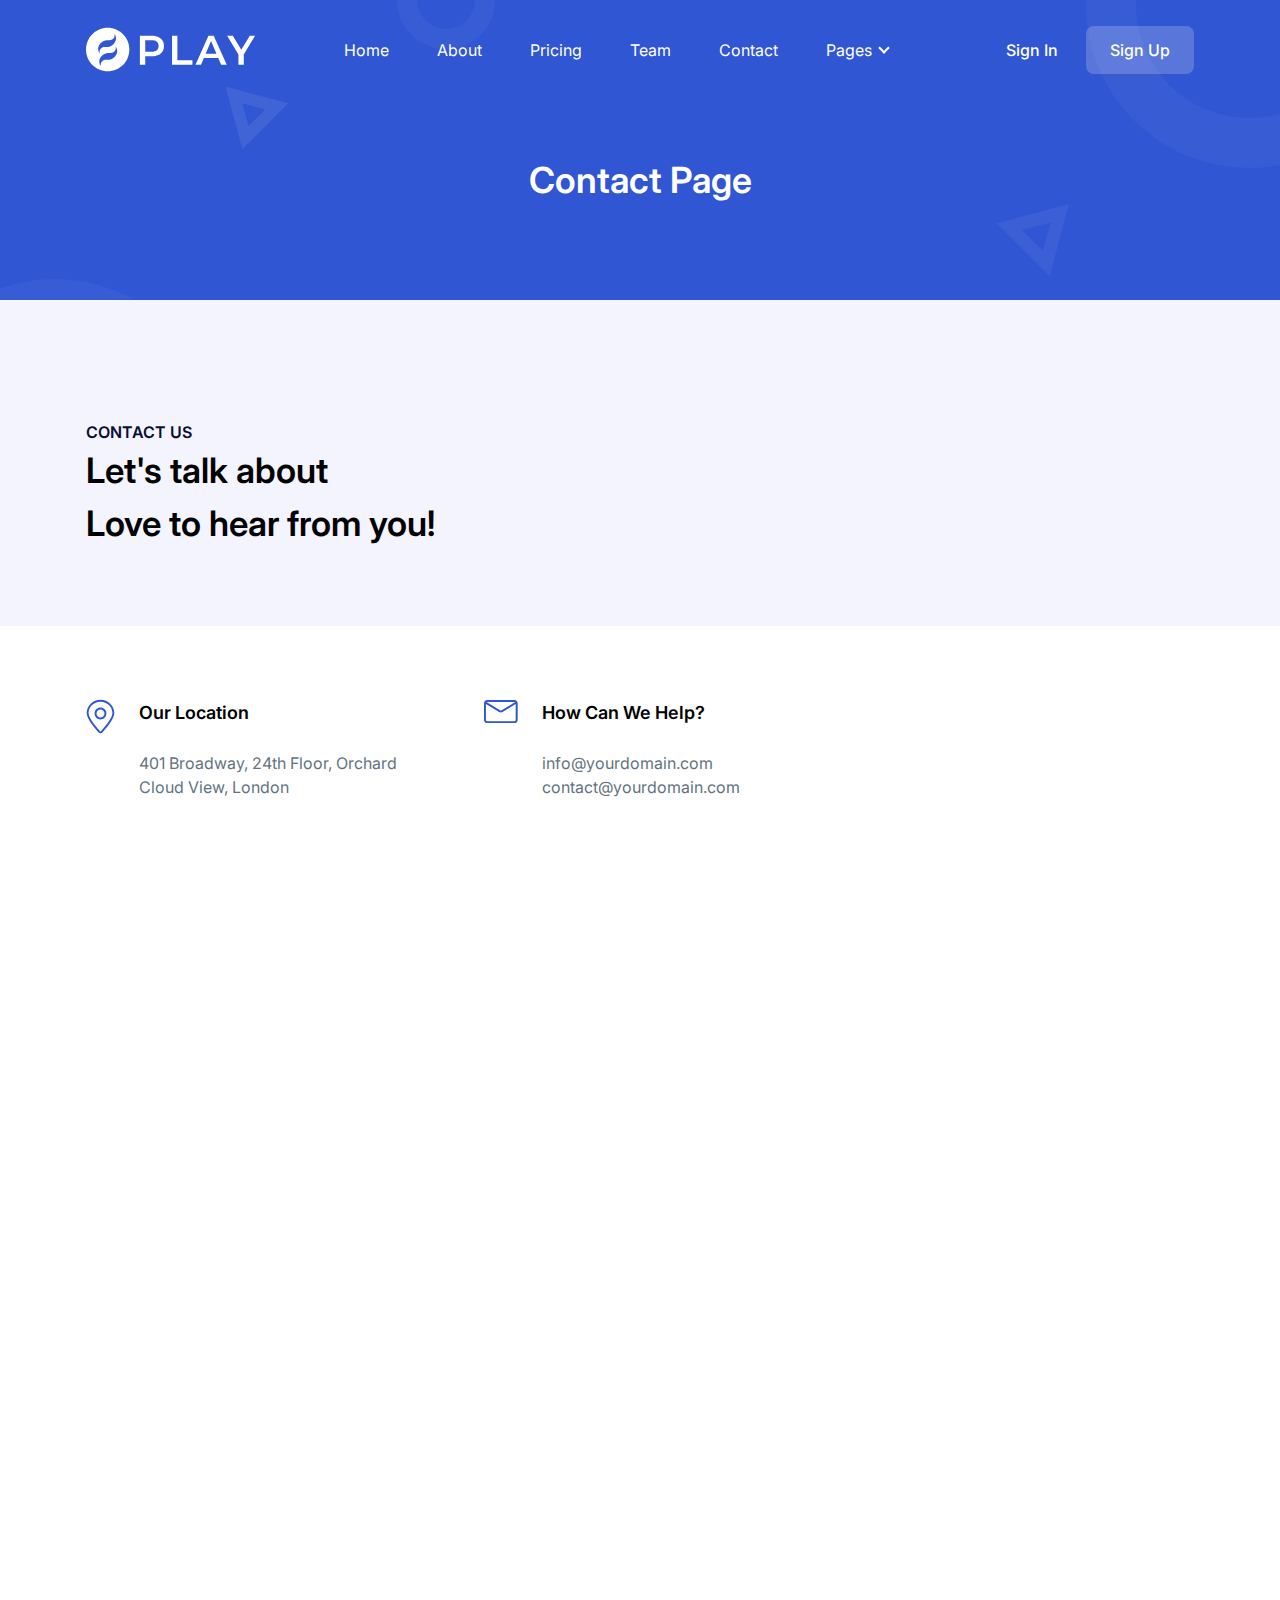
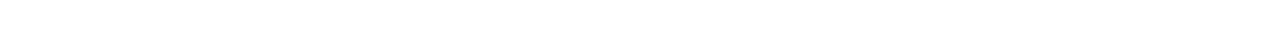
<file: contact.html>
<!DOCTYPE html>
<html lang="en">
  <head>
    <meta charset="UTF-8" />
    <meta http-equiv="X-UA-Compatible" content="IE=edge" />
    <meta name="viewport" content="width=device-width, initial-scale=1.0" />
    <title>Contact | Play Tailwind</title>
    <link
      rel="shortcut icon"
      href="assets/images/favicon.png"
      type="image/x-icon"
    />
    <link rel="stylesheet" href="assets/css/animate.css" />
    <link rel="stylesheet" href="assets/css/tailwind.css" />

    <!-- ==== WOW JS ==== -->
    <script src="assets/js/wow.min.js"></script>
    <script>
      new WOW().init();
    </script>
  </head>
  <body>
    <!-- ====== Navbar Section Start -->
    <div
      class="ud-header absolute top-0 left-0 z-40 flex w-full items-center bg-transparent"
    >
      <div class="container">
        <div class="relative -mx-4 flex items-center justify-between">
          <div class="w-60 max-w-full px-4">
            <a href="index.html" class="navbar-logo block w-full py-5">
              <img
                src="assets/images/logo/logo-white.svg"
                alt="logo"
                class="header-logo w-full"
              />
            </a>
          </div>
          <div class="flex w-full items-center justify-between px-4">
            <div>
              <button
                id="navbarToggler"
                class="absolute right-4 top-1/2 block -translate-y-1/2 rounded-lg px-3 py-[6px] ring-primary focus:ring-2 lg:hidden"
              >
                <span
                  class="relative my-[6px] block h-[2px] w-[30px] bg-white"
                ></span>
                <span
                  class="relative my-[6px] block h-[2px] w-[30px] bg-white"
                ></span>
                <span
                  class="relative my-[6px] block h-[2px] w-[30px] bg-white"
                ></span>
              </button>
              <nav
                id="navbarCollapse"
                class="absolute right-4 top-full hidden w-full max-w-[250px] rounded-lg bg-white py-5 shadow-lg lg:static lg:block lg:w-full lg:max-w-full lg:bg-transparent lg:py-0 lg:px-4 lg:shadow-none xl:px-6"
              >
                <ul class="blcok lg:flex">
                  <li class="group relative">
                    <a
                      href="#home"
                      class="ud-menu-scroll mx-8 flex py-2 text-base text-dark group-hover:text-primary lg:mr-0 lg:inline-flex lg:py-6 lg:px-0 lg:text-white lg:group-hover:text-white lg:group-hover:opacity-70"
                    >
                      Home
                    </a>
                  </li>
                  <li class="group relative">
                    <a
                      href="/#about"
                      class="ud-menu-scroll mx-8 flex py-2 text-base text-dark group-hover:text-primary lg:mr-0 lg:ml-7 lg:inline-flex lg:py-6 lg:px-0 lg:text-white lg:group-hover:text-white lg:group-hover:opacity-70 xl:ml-12"
                    >
                      About
                    </a>
                  </li>
                  <li class="group relative">
                    <a
                      href="/#pricing"
                      class="ud-menu-scroll mx-8 flex py-2 text-base text-dark group-hover:text-primary lg:mr-0 lg:ml-7 lg:inline-flex lg:py-6 lg:px-0 lg:text-white lg:group-hover:text-white lg:group-hover:opacity-70 xl:ml-12"
                    >
                      Pricing
                    </a>
                  </li>
                  <li class="group relative">
                    <a
                      href="/#team"
                      class="ud-menu-scroll mx-8 flex py-2 text-base text-dark group-hover:text-primary lg:mr-0 lg:ml-7 lg:inline-flex lg:py-6 lg:px-0 lg:text-white lg:group-hover:text-white lg:group-hover:opacity-70 xl:ml-12"
                    >
                      Team
                    </a>
                  </li>
                  <li class="group relative">
                    <a
                      href="/#contact"
                      class="ud-menu-scroll mx-8 flex py-2 text-base text-dark group-hover:text-primary lg:mr-0 lg:ml-7 lg:inline-flex lg:py-6 lg:px-0 lg:text-white lg:group-hover:text-white lg:group-hover:opacity-70 xl:ml-12"
                    >
                      Contact
                    </a>
                  </li>
                  <li class="submenu-item group relative">
                    <a
                      href="javascript:void(0)"
                      class="relative mx-8 flex py-2 text-base text-dark after:absolute after:right-1 after:top-1/2 after:mt-[-2px] after:h-2 after:w-2 after:-translate-y-1/2 after:rotate-45 after:border-b-2 after:border-r-2 after:border-current group-hover:text-primary lg:mr-0 lg:ml-8 lg:inline-flex lg:py-6 lg:pl-0 lg:pr-4 lg:text-white lg:after:right-0 lg:group-hover:text-white lg:group-hover:opacity-70 xl:ml-12"
                    >
                      Pages
                    </a>
                    <div
                      class="submenu relative top-full left-0 hidden w-[250px] rounded-sm bg-white p-4 transition-[top] duration-300 group-hover:opacity-100 lg:invisible lg:absolute lg:top-[110%] lg:block lg:opacity-0 lg:shadow-lg lg:group-hover:visible lg:group-hover:top-full"
                    >
                      <a
                        href="about.html"
                        class="block rounded py-[10px] px-4 text-sm text-body-color hover:text-primary"
                      >
                        About Page
                      </a>
                      <a
                        href="pricing.html"
                        class="block rounded py-[10px] px-4 text-sm text-body-color hover:text-primary"
                      >
                        Pricing Page
                      </a>
                      <a
                        href="contact.html"
                        class="block rounded py-[10px] px-4 text-sm text-body-color hover:text-primary"
                      >
                        Contact Page
                      </a>
                      <a
                        href="blog-grids.html"
                        class="block rounded py-[10px] px-4 text-sm text-body-color hover:text-primary"
                      >
                        Blog Grid Page
                      </a>
                      <a
                        href="blog-details.html"
                        class="block rounded py-[10px] px-4 text-sm text-body-color hover:text-primary"
                      >
                        Blog Details Page
                      </a>
                      <a
                        href="signup.html"
                        class="block rounded py-[10px] px-4 text-sm text-body-color hover:text-primary"
                      >
                        Sign Up Page
                      </a>
                      <a
                        href="signin.html"
                        class="block rounded py-[10px] px-4 text-sm text-body-color hover:text-primary"
                      >
                        Sign In Page
                      </a>
                      <a
                        href="404.html"
                        class="block rounded py-[10px] px-4 text-sm text-body-color hover:text-primary"
                      >
                        404 Page
                      </a>
                    </div>
                  </li>
                </ul>
              </nav>
            </div>
            <div class="hidden justify-end pr-16 sm:flex lg:pr-0">
              <a
                href="signin.html"
                class="loginBtn py-3 px-7 text-base font-medium text-white hover:opacity-70"
              >
                Sign In
              </a>
              <a
                href="signup.html"
                class="signUpBtn rounded-lg bg-white bg-opacity-20 py-3 px-6 text-base font-medium text-white duration-300 ease-in-out hover:bg-opacity-100 hover:text-dark"
              >
                Sign Up
              </a>
            </div>
          </div>
        </div>
      </div>
    </div>
    <!-- ====== Navbar Section End -->

    <!-- ====== Banner Section Start -->
    <div
      class="relative z-10 overflow-hidden bg-primary pt-[120px] pb-[100px] md:pt-[130px] lg:pt-[160px]"
    >
      <div class="container">
        <div class="-mx-4 flex flex-wrap items-center">
          <div class="w-full px-4">
            <div class="text-center">
              <h1 class="text-4xl font-semibold text-white">Contact Page</h1>
            </div>
          </div>
        </div>
      </div>
      <div>
        <span class="absolute top-0 left-0 z-[-1]">
          <svg
            width="495"
            height="470"
            viewBox="0 0 495 470"
            fill="none"
            xmlns="http://www.w3.org/2000/svg"
          >
            <circle
              cx="55"
              cy="442"
              r="138"
              stroke="white"
              stroke-opacity="0.04"
              stroke-width="50"
            />
            <circle
              cx="446"
              r="39"
              stroke="white"
              stroke-opacity="0.04"
              stroke-width="20"
            />
            <path
              d="M245.406 137.609L233.985 94.9852L276.609 106.406L245.406 137.609Z"
              stroke="white"
              stroke-opacity="0.08"
              stroke-width="12"
            />
          </svg>
        </span>
        <span class="absolute top-0 right-0 z-[-1]">
          <svg
            width="493"
            height="470"
            viewBox="0 0 493 470"
            fill="none"
            xmlns="http://www.w3.org/2000/svg"
          >
            <circle
              cx="462"
              cy="5"
              r="138"
              stroke="white"
              stroke-opacity="0.04"
              stroke-width="50"
            />
            <circle
              cx="49"
              cy="470"
              r="39"
              stroke="white"
              stroke-opacity="0.04"
              stroke-width="20"
            />
            <path
              d="M222.393 226.701L272.808 213.192L259.299 263.607L222.393 226.701Z"
              stroke="white"
              stroke-opacity="0.06"
              stroke-width="13"
            />
          </svg>
        </span>
      </div>
    </div>
    <!-- ====== Banner Section End -->

    <!-- ====== Contact Start ====== -->
    <section id="contact" class="ud-contact relative py-20 md:py-[120px]">
      <div
        class="absolute top-0 left-0 z-[-1] h-1/2 w-full bg-[#f3f4fe] lg:h-[45%] xl:h-1/2"
      ></div>
      <div class="container px-4">
        <div class="-mx-4 flex flex-wrap items-center">
          <div class="w-full px-4 lg:w-7/12 xl:w-8/12">
            <div class="ud-contact-content-wrapper">
              <div class="ud-contact-title mb-12 lg:mb-[150px]">
                <span
                  class="font-headingFont mb-5 text-base font-semibold text-dark"
                >
                  CONTACT US
                </span>
                <h2 class="text-[35px] font-semibold">
                  Let's talk about <br />
                  Love to hear from you!
                </h2>
              </div>
              <div class="mb-12 flex flex-wrap justify-between lg:mb-0">
                <div class="mb-8 flex w-[330px] max-w-full">
                  <div class="mr-6 text-[32px] text-primary">
                    <svg
                      width="29"
                      height="35"
                      viewBox="0 0 29 35"
                      class="fill-current"
                    >
                      <path
                        d="M14.5 0.710938C6.89844 0.710938 0.664062 6.72656 0.664062 14.0547C0.664062 19.9062 9.03125 29.5859 12.6406 33.5234C13.1328 34.0703 13.7891 34.3437 14.5 34.3437C15.2109 34.3437 15.8672 34.0703 16.3594 33.5234C19.9688 29.6406 28.3359 19.9062 28.3359 14.0547C28.3359 6.67188 22.1016 0.710938 14.5 0.710938ZM14.9375 32.2109C14.6641 32.4844 14.2812 32.4844 14.0625 32.2109C11.3828 29.3125 2.57812 19.3594 2.57812 14.0547C2.57812 7.71094 7.9375 2.625 14.5 2.625C21.0625 2.625 26.4219 7.76562 26.4219 14.0547C26.4219 19.3594 17.6172 29.2578 14.9375 32.2109Z"
                      />
                      <path
                        d="M14.5 8.58594C11.2734 8.58594 8.59375 11.2109 8.59375 14.4922C8.59375 17.7188 11.2187 20.3984 14.5 20.3984C17.7812 20.3984 20.4062 17.7734 20.4062 14.4922C20.4062 11.2109 17.7266 8.58594 14.5 8.58594ZM14.5 18.4297C12.3125 18.4297 10.5078 16.625 10.5078 14.4375C10.5078 12.25 12.3125 10.4453 14.5 10.4453C16.6875 10.4453 18.4922 12.25 18.4922 14.4375C18.4922 16.625 16.6875 18.4297 14.5 18.4297Z"
                      />
                    </svg>
                  </div>
                  <div>
                    <h5 class="mb-6 text-lg font-semibold">Our Location</h5>
                    <p class="text-base text-body-color">
                      401 Broadway, 24th Floor, Orchard Cloud View, London
                    </p>
                  </div>
                </div>
                <div class="mb-8 flex w-[330px] max-w-full">
                  <div class="mr-6 text-[32px] text-primary">
                    <svg
                      width="34"
                      height="25"
                      viewBox="0 0 34 25"
                      class="fill-current"
                    >
                      <path
                        d="M30.5156 0.960938H3.17188C1.42188 0.960938 0 2.38281 0 4.13281V20.9219C0 22.6719 1.42188 24.0938 3.17188 24.0938H30.5156C32.2656 24.0938 33.6875 22.6719 33.6875 20.9219V4.13281C33.6875 2.38281 32.2656 0.960938 30.5156 0.960938ZM30.5156 2.875C30.7891 2.875 31.0078 2.92969 31.2266 3.09375L17.6094 11.3516C17.1172 11.625 16.5703 11.625 16.0781 11.3516L2.46094 3.09375C2.67969 2.98438 2.89844 2.875 3.17188 2.875H30.5156ZM30.5156 22.125H3.17188C2.51562 22.125 1.91406 21.5781 1.91406 20.8672V5.00781L15.0391 12.9922C15.5859 13.3203 16.1875 13.4844 16.7891 13.4844C17.3906 13.4844 17.9922 13.3203 18.5391 12.9922L31.6641 5.00781V20.8672C31.7734 21.5781 31.1719 22.125 30.5156 22.125Z"
                      />
                    </svg>
                  </div>
                  <div>
                    <h5 class="mb-6 text-lg font-semibold">How Can We Help?</h5>
                    <p class="text-base text-body-color">info@yourdomain.com</p>
                    <p class="text-base text-body-color">
                      contact@yourdomain.com
                    </p>
                  </div>
                </div>
              </div>
            </div>
          </div>

        </div>
      </div>
    </section>
    <!-- ====== Contact End ====== -->

    <!-- ====== Footer Section Start -->
    <footer
      class="wow fadeInUp relative z-10 bg-black pt-20 lg:pt-[120px]"
      data-wow-delay=".15s"
    >
      <div class="container">
        <div class="-mx-4 flex flex-wrap">
          <div class="w-full px-4 sm:w-1/2 md:w-1/2 lg:w-4/12 xl:w-3/12">
            <div class="mb-10 w-full">
              <a
                href="javascript:void(0)"
                class="mb-6 inline-block max-w-[160px]"
              >
                <img
                  src="assets/images/logo/logo-white.svg"
                  alt="logo"
                  class="max-w-full"
                />
              </a>
              <p class="mb-7 text-base text-[#f3f4fe]">
                We create digital experiences for brands and companies by using
                technology.
              </p>
              <div class="-mx-3 flex items-center">
                <a
                  href="javascript:void(0)"
                  class="px-3 text-[#dddddd] hover:text-white"
                >
                  <svg
                    width="10"
                    height="18"
                    viewBox="0 0 10 18"
                    class="fill-current"
                  >
                    <path
                      d="M9.00007 6.82105H7.50006H6.96434V6.27097V4.56571V4.01562H7.50006H8.62507C8.91971 4.01562 9.16078 3.79559 9.16078 3.46554V0.550085C9.16078 0.247538 8.9465 0 8.62507 0H6.66969C4.55361 0 3.08038 1.54024 3.08038 3.82309V6.21596V6.76605H2.54466H0.72322C0.348217 6.76605 0 7.06859 0 7.50866V9.48897C0 9.87402 0.294645 10.2316 0.72322 10.2316H2.49109H3.02681V10.7817V16.31C3.02681 16.6951 3.32145 17.0526 3.75003 17.0526H6.26791C6.42862 17.0526 6.56255 16.9701 6.66969 16.8601C6.77684 16.7501 6.8572 16.5576 6.8572 16.3925V10.8092V10.2591H7.4197H8.62507C8.97328 10.2591 9.24114 10.0391 9.29471 9.709V9.6815V9.65399L9.66972 7.7562C9.6965 7.56367 9.66972 7.34363 9.509 7.1236C9.45543 6.98608 9.21436 6.84856 9.00007 6.82105Z"
                    />
                  </svg>
                </a>
                <a
                  href="javascript:void(0)"
                  class="px-3 text-[#dddddd] hover:text-white"
                >
                  <svg
                    width="19"
                    height="15"
                    viewBox="0 0 19 15"
                    class="fill-current"
                  >
                    <path
                      d="M16.2622 3.17878L17.33 1.93293C17.6391 1.59551 17.7234 1.33595 17.7515 1.20618C16.9085 1.67337 16.1217 1.82911 15.6159 1.82911H15.4192L15.3068 1.72528C14.6324 1.18022 13.7894 0.894714 12.8902 0.894714C10.9233 0.894714 9.37779 2.40012 9.37779 4.13913C9.37779 4.24295 9.37779 4.39868 9.40589 4.5025L9.49019 5.02161L8.90009 4.99565C5.30334 4.89183 2.35288 2.03675 1.87518 1.5436C1.08839 2.84136 1.53799 4.08722 2.01568 4.86587L2.97107 6.31937L1.45369 5.54071C1.48179 6.63084 1.93138 7.48736 2.80247 8.11029L3.56116 8.62939L2.80247 8.9149C3.28017 10.2386 4.34795 10.7837 5.13474 10.9913L6.17443 11.2509L5.19094 11.8738C3.61736 12.912 1.65039 12.8342 0.779297 12.7563C2.54957 13.8983 4.65705 14.1579 6.11823 14.1579C7.21412 14.1579 8.02901 14.0541 8.2257 13.9762C16.0936 12.2631 16.4589 5.77431 16.4589 4.47655V4.29486L16.6275 4.19104C17.5829 3.36047 17.9763 2.91923 18.2011 2.65967C18.1168 2.68563 18.0044 2.73754 17.892 2.7635L16.2622 3.17878Z"
                    />
                  </svg>
                </a>
                <a
                  href="javascript:void(0)"
                  class="px-3 text-[#dddddd] hover:text-white"
                >
                  <svg
                    width="18"
                    height="18"
                    viewBox="0 0 18 18"
                    class="fill-current"
                  >
                    <path
                      d="M8.91688 12.4995C10.6918 12.4995 12.1306 11.0911 12.1306 9.35385C12.1306 7.61655 10.6918 6.20819 8.91688 6.20819C7.14197 6.20819 5.70312 7.61655 5.70312 9.35385C5.70312 11.0911 7.14197 12.4995 8.91688 12.4995Z"
                    />
                    <path
                      d="M12.4078 0.947388H5.37075C2.57257 0.947388 0.300781 3.17104 0.300781 5.90993V12.7436C0.300781 15.5367 2.57257 17.7604 5.37075 17.7604H12.3524C15.2059 17.7604 17.4777 15.5367 17.4777 12.7978V5.90993C17.4777 3.17104 15.2059 0.947388 12.4078 0.947388ZM8.91696 13.4758C6.56206 13.4758 4.70584 11.6047 4.70584 9.35389C4.70584 7.10312 6.58976 5.23199 8.91696 5.23199C11.2165 5.23199 13.1004 7.10312 13.1004 9.35389C13.1004 11.6047 11.2442 13.4758 8.91696 13.4758ZM14.735 5.61164C14.4579 5.90993 14.0423 6.07264 13.5714 6.07264C13.1558 6.07264 12.7402 5.90993 12.4078 5.61164C12.103 5.31334 11.9368 4.9337 11.9368 4.47269C11.9368 4.01169 12.103 3.65916 12.4078 3.33375C12.7125 3.00834 13.1004 2.84563 13.5714 2.84563C13.9869 2.84563 14.4302 3.00834 14.735 3.30663C15.012 3.65916 15.2059 4.06593 15.2059 4.49981C15.1782 4.9337 15.012 5.31334 14.735 5.61164Z"
                    />
                    <path
                      d="M13.5985 3.82184C13.2383 3.82184 12.9336 4.12013 12.9336 4.47266C12.9336 4.82519 13.2383 5.12349 13.5985 5.12349C13.9587 5.12349 14.2634 4.82519 14.2634 4.47266C14.2634 4.12013 13.9864 3.82184 13.5985 3.82184Z"
                    />
                  </svg>
                </a>
                <a
                  href="javascript:void(0)"
                  class="px-3 text-[#dddddd] hover:text-white"
                >
                  <svg
                    width="18"
                    height="18"
                    viewBox="0 0 18 18"
                    class="fill-current"
                  >
                    <path
                      d="M16.7821 0.947388H1.84847C1.14272 0.947388 0.578125 1.49747 0.578125 2.18508V16.7623C0.578125 17.4224 1.14272 18 1.84847 18H16.7257C17.4314 18 17.996 17.4499 17.996 16.7623V2.15757C18.0525 1.49747 17.4879 0.947388 16.7821 0.947388ZM5.7442 15.4421H3.17528V7.32837H5.7442V15.4421ZM4.44563 6.2007C3.59873 6.2007 2.94944 5.5406 2.94944 4.74297C2.94944 3.94535 3.62696 3.28525 4.44563 3.28525C5.26429 3.28525 5.94181 3.94535 5.94181 4.74297C5.94181 5.5406 5.32075 6.2007 4.44563 6.2007ZM15.4835 15.4421H12.9146V11.509C12.9146 10.5739 12.8864 9.33618 11.5596 9.33618C10.2045 9.33618 10.0069 10.3813 10.0069 11.4265V15.4421H7.438V7.32837H9.95046V8.45605H9.9787C10.3457 7.79594 11.1644 7.13584 12.4347 7.13584C15.0601 7.13584 15.54 8.7861 15.54 11.0414V15.4421H15.4835Z"
                    />
                  </svg>
                </a>
              </div>
            </div>
          </div>
          <div class="w-full px-4 sm:w-1/2 md:w-1/2 lg:w-2/12 xl:w-2/12">
            <div class="mb-10 w-full">
              <h4 class="mb-9 text-lg font-semibold text-white">About Us</h4>
              <ul>
                <li>
                  <a
                    href="javascript:void(0)"
                    class="mb-2 inline-block text-base leading-loose text-[#f3f4fe] hover:text-primary"
                  >
                    Home
                  </a>
                </li>
                <li>
                  <a
                    href="javascript:void(0)"
                    class="mb-2 inline-block text-base leading-loose text-[#f3f4fe] hover:text-primary"
                  >
                    Features
                  </a>
                </li>
                <li>
                  <a
                    href="javascript:void(0)"
                    class="mb-2 inline-block text-base leading-loose text-[#f3f4fe] hover:text-primary"
                  >
                    About
                  </a>
                </li>
                <li>
                  <a
                    href="javascript:void(0)"
                    class="mb-2 inline-block text-base leading-loose text-[#f3f4fe] hover:text-primary"
                  >
                    Testimonial
                  </a>
                </li>
              </ul>
            </div>
          </div>
          <div class="w-full px-4 sm:w-1/2 md:w-1/2 lg:w-3/12 xl:w-2/12">
            <div class="mb-10 w-full">
              <h4 class="mb-9 text-lg font-semibold text-white">Features</h4>
              <ul>
                <li>
                  <a
                    href="javascript:void(0)"
                    class="mb-2 inline-block text-base leading-loose text-[#f3f4fe] hover:text-primary"
                  >
                    How it works
                  </a>
                </li>
                <li>
                  <a
                    href="javascript:void(0)"
                    class="mb-2 inline-block text-base leading-loose text-[#f3f4fe] hover:text-primary"
                  >
                    Privacy policy
                  </a>
                </li>
                <li>
                  <a
                    href="javascript:void(0)"
                    class="mb-2 inline-block text-base leading-loose text-[#f3f4fe] hover:text-primary"
                  >
                    Terms of Service
                  </a>
                </li>
                <li>
                  <a
                    href="javascript:void(0)"
                    class="mb-2 inline-block text-base leading-loose text-[#f3f4fe] hover:text-primary"
                  >
                    Refund policy
                  </a>
                </li>
              </ul>
            </div>
          </div>
          <div class="w-full px-4 sm:w-1/2 md:w-1/2 lg:w-3/12 xl:w-2/12">
            <div class="mb-10 w-full">
              <h4 class="mb-9 text-lg font-semibold text-white">
                Our Products
              </h4>
              <ul>
                <li>
                  <a
                    href="javascript:void(0)"
                    class="mb-2 inline-block text-base leading-loose text-[#f3f4fe] hover:text-primary"
                  >
                    LineIcons
                  </a>
                </li>
                <li>
                  <a
                    href="javascript:void(0)"
                    class="mb-2 inline-block text-base leading-loose text-[#f3f4fe] hover:text-primary"
                  >
                    Ecommerce HTML
                  </a>
                </li>
                <li>
                  <a
                    href="javascript:void(0)"
                    class="mb-2 inline-block text-base leading-loose text-[#f3f4fe] hover:text-primary"
                  >
                    Ayro UI
                  </a>
                </li>
                <li>
                  <a
                    href="javascript:void(0)"
                    class="mb-2 inline-block text-base leading-loose text-[#f3f4fe] hover:text-primary"
                  >
                    PlainAdmin
                  </a>
                </li>
              </ul>
            </div>
          </div>
          <div class="w-full px-4 md:w-2/3 lg:w-6/12 xl:w-3/12">
            <div class="mb-10 w-full">
              <h4 class="mb-9 text-lg font-semibold text-white">Partners</h4>
              <ul class="flex flex-wrap items-center">
                <li>
                  <a
                    href="https://tailgrids.com"
                    rel="nofollow noopner"
                    target="_blank"
                    class="mb-6 mr-5 block max-w-[120px] xl:max-w-[100px] 2xl:max-w-[120px]"
                  >
                    <img
                      src="assets/images/footer/brands/tailgrids.svg"
                      alt="tailgrids"
                    />
                  </a>
                </li>
                <li>
                  <a
                    href="https://ayroui.com"
                    rel="nofollow noopner"
                    target="_blank"
                    class="mb-6 mr-5 block max-w-[120px] xl:max-w-[100px] 2xl:max-w-[120px]"
                  >
                    <img
                      src="assets/images/footer/brands/ayroui.svg"
                      alt="ayroui"
                    />
                  </a>
                </li>
                <li>
                  <a
                    href="https://ecommercehtml.com"
                    rel="nofollow noopner"
                    target="_blank"
                    class="mb-6 mr-5 block max-w-[120px] xl:max-w-[100px] 2xl:max-w-[120px]"
                  >
                    <img
                      src="assets/images/footer/brands/ecommerce-html.svg"
                      alt="ecommerce-html"
                    />
                  </a>
                </li>
                <li>
                  <a
                    href="https://graygrids.com"
                    rel="nofollow noopner"
                    target="_blank"
                    class="mb-6 mr-5 block max-w-[120px] xl:max-w-[100px] 2xl:max-w-[120px]"
                  >
                    <img
                      src="assets/images/footer/brands/graygrids.svg"
                      alt="graygrids"
                    />
                  </a>
                </li>
                <li>
                  <a
                    href="https://lineicons.com"
                    rel="nofollow noopner"
                    target="_blank"
                    class="mb-6 mr-5 block max-w-[120px] xl:max-w-[100px] 2xl:max-w-[120px]"
                  >
                    <img
                      src="assets/images/footer/brands/lineicons.svg"
                      alt="lineicons"
                    />
                  </a>
                </li>
                <li>
                  <a
                    href="https://uideck.com"
                    rel="nofollow noopner"
                    target="_blank"
                    class="mb-6 mr-5 block max-w-[120px] xl:max-w-[100px] 2xl:max-w-[120px]"
                  >
                    <img
                      src="assets/images/footer/brands/uideck.svg"
                      alt="uideck"
                    />
                  </a>
                </li>
              </ul>
            </div>
          </div>
        </div>
      </div>

      <div class="mt-12 border-t border-opacity-40 py-8 lg:mt-[60px]">
        <div class="container">
          <div class="-mx-4 flex flex-wrap">
            <div class="w-full px-4 md:w-2/3 lg:w-1/2">
              <div class="my-1">
                <div
                  class="-mx-3 flex items-center justify-center md:justify-start"
                >
                  <a
                    href="javascript:void(0)"
                    class="px-3 text-base text-[#f3f4fe] hover:text-primary"
                  >
                    Privacy policy
                  </a>
                  <a
                    href="javascript:void(0)"
                    class="px-3 text-base text-[#f3f4fe] hover:text-primary"
                  >
                    Legal notice
                  </a>
                  <a
                    href="javascript:void(0)"
                    class="px-3 text-base text-[#f3f4fe] hover:text-primary"
                  >
                    Terms of service
                  </a>
                </div>
              </div>
            </div>
            <div class="w-full px-4 md:w-1/3 lg:w-1/2">
              <div class="my-1 flex justify-center md:justify-end">
                <p class="text-base text-[#f3f4fe]">
                  Designed and Developed by
                  <a
                    href="https://tailgrids.com"
                    rel="nofollow noopner"
                    target="_blank"
                    class="text-primary hover:underline"
                  >
                    TailGrids and UIdeck
                  </a>
                </p>
              </div>
            </div>
          </div>
        </div>
      </div>

      <div>
        <span class="absolute left-0 top-0 z-[-1]">
          <img src="assets/images/footer/shape-1.svg" alt="" />
        </span>

        <span class="absolute bottom-0 right-0 z-[-1]">
          <img src="assets/images/footer/shape-3.svg" alt="" />
        </span>

        <span class="absolute top-0 right-0 z-[-1]">
          <svg
            width="102"
            height="102"
            viewBox="0 0 102 102"
            fill="none"
            xmlns="http://www.w3.org/2000/svg"
          >
            <path
              d="M1.8667 33.1956C2.89765 33.1956 3.7334 34.0318 3.7334 35.0633C3.7334 36.0947 2.89765 36.9309 1.8667 36.9309C0.835744 36.9309 4.50645e-08 36.0947 0 35.0633C-4.50645e-08 34.0318 0.835744 33.1956 1.8667 33.1956Z"
              fill="white"
              fill-opacity="0.08"
            ></path>
            <path
              d="M18.2939 33.1956C19.3249 33.1956 20.1606 34.0318 20.1606 35.0633C20.1606 36.0947 19.3249 36.9309 18.2939 36.9309C17.263 36.9309 16.4272 36.0947 16.4272 35.0633C16.4272 34.0318 17.263 33.1956 18.2939 33.1956Z"
              fill="white"
              fill-opacity="0.08"
            ></path>
            <path
              d="M34.7209 33.195C35.7519 33.195 36.5876 34.0311 36.5876 35.0626C36.5876 36.0941 35.7519 36.9303 34.7209 36.9303C33.69 36.9303 32.8542 36.0941 32.8542 35.0626C32.8542 34.0311 33.69 33.195 34.7209 33.195Z"
              fill="white"
              fill-opacity="0.08"
            ></path>
            <path
              d="M50.9341 33.195C51.965 33.195 52.8008 34.0311 52.8008 35.0626C52.8008 36.0941 51.965 36.9303 50.9341 36.9303C49.9031 36.9303 49.0674 36.0941 49.0674 35.0626C49.0674 34.0311 49.9031 33.195 50.9341 33.195Z"
              fill="white"
              fill-opacity="0.08"
            ></path>
            <path
              d="M1.8667 16.7605C2.89765 16.7605 3.7334 17.5966 3.7334 18.6281C3.7334 19.6596 2.89765 20.4957 1.8667 20.4957C0.835744 20.4957 4.50645e-08 19.6596 0 18.6281C-4.50645e-08 17.5966 0.835744 16.7605 1.8667 16.7605Z"
              fill="white"
              fill-opacity="0.08"
            ></path>
            <path
              d="M18.2939 16.7605C19.3249 16.7605 20.1606 17.5966 20.1606 18.6281C20.1606 19.6596 19.3249 20.4957 18.2939 20.4957C17.263 20.4957 16.4272 19.6596 16.4272 18.6281C16.4272 17.5966 17.263 16.7605 18.2939 16.7605Z"
              fill="white"
              fill-opacity="0.08"
            ></path>
            <path
              d="M34.7209 16.7605C35.7519 16.7605 36.5876 17.5966 36.5876 18.6281C36.5876 19.6596 35.7519 20.4957 34.7209 20.4957C33.69 20.4957 32.8542 19.6596 32.8542 18.6281C32.8542 17.5966 33.69 16.7605 34.7209 16.7605Z"
              fill="white"
              fill-opacity="0.08"
            ></path>
            <path
              d="M50.9341 16.7605C51.965 16.7605 52.8008 17.5966 52.8008 18.6281C52.8008 19.6596 51.965 20.4957 50.9341 20.4957C49.9031 20.4957 49.0674 19.6596 49.0674 18.6281C49.0674 17.5966 49.9031 16.7605 50.9341 16.7605Z"
              fill="white"
              fill-opacity="0.08"
            ></path>
            <path
              d="M1.8667 0.324951C2.89765 0.324951 3.7334 1.16115 3.7334 2.19261C3.7334 3.22408 2.89765 4.06024 1.8667 4.06024C0.835744 4.06024 4.50645e-08 3.22408 0 2.19261C-4.50645e-08 1.16115 0.835744 0.324951 1.8667 0.324951Z"
              fill="white"
              fill-opacity="0.08"
            ></path>
            <path
              d="M18.2939 0.324951C19.3249 0.324951 20.1606 1.16115 20.1606 2.19261C20.1606 3.22408 19.3249 4.06024 18.2939 4.06024C17.263 4.06024 16.4272 3.22408 16.4272 2.19261C16.4272 1.16115 17.263 0.324951 18.2939 0.324951Z"
              fill="white"
              fill-opacity="0.08"
            ></path>
            <path
              d="M34.7209 0.325302C35.7519 0.325302 36.5876 1.16147 36.5876 2.19293C36.5876 3.2244 35.7519 4.06056 34.7209 4.06056C33.69 4.06056 32.8542 3.2244 32.8542 2.19293C32.8542 1.16147 33.69 0.325302 34.7209 0.325302Z"
              fill="white"
              fill-opacity="0.08"
            ></path>
            <path
              d="M50.9341 0.325302C51.965 0.325302 52.8008 1.16147 52.8008 2.19293C52.8008 3.2244 51.965 4.06056 50.9341 4.06056C49.9031 4.06056 49.0674 3.2244 49.0674 2.19293C49.0674 1.16147 49.9031 0.325302 50.9341 0.325302Z"
              fill="white"
              fill-opacity="0.08"
            ></path>
            <path
              d="M66.9037 33.1956C67.9346 33.1956 68.7704 34.0318 68.7704 35.0633C68.7704 36.0947 67.9346 36.9309 66.9037 36.9309C65.8727 36.9309 65.037 36.0947 65.037 35.0633C65.037 34.0318 65.8727 33.1956 66.9037 33.1956Z"
              fill="white"
              fill-opacity="0.08"
            ></path>
            <path
              d="M83.3307 33.1956C84.3616 33.1956 85.1974 34.0318 85.1974 35.0633C85.1974 36.0947 84.3616 36.9309 83.3307 36.9309C82.2997 36.9309 81.464 36.0947 81.464 35.0633C81.464 34.0318 82.2997 33.1956 83.3307 33.1956Z"
              fill="white"
              fill-opacity="0.08"
            ></path>
            <path
              d="M99.7576 33.1956C100.789 33.1956 101.624 34.0318 101.624 35.0633C101.624 36.0947 100.789 36.9309 99.7576 36.9309C98.7266 36.9309 97.8909 36.0947 97.8909 35.0633C97.8909 34.0318 98.7266 33.1956 99.7576 33.1956Z"
              fill="white"
              fill-opacity="0.08"
            ></path>
            <path
              d="M66.9037 16.7605C67.9346 16.7605 68.7704 17.5966 68.7704 18.6281C68.7704 19.6596 67.9346 20.4957 66.9037 20.4957C65.8727 20.4957 65.037 19.6596 65.037 18.6281C65.037 17.5966 65.8727 16.7605 66.9037 16.7605Z"
              fill="white"
              fill-opacity="0.08"
            ></path>
            <path
              d="M83.3307 16.7605C84.3616 16.7605 85.1974 17.5966 85.1974 18.6281C85.1974 19.6596 84.3616 20.4957 83.3307 20.4957C82.2997 20.4957 81.464 19.6596 81.464 18.6281C81.464 17.5966 82.2997 16.7605 83.3307 16.7605Z"
              fill="white"
              fill-opacity="0.08"
            ></path>
            <path
              d="M99.7576 16.7605C100.789 16.7605 101.624 17.5966 101.624 18.6281C101.624 19.6596 100.789 20.4957 99.7576 20.4957C98.7266 20.4957 97.8909 19.6596 97.8909 18.6281C97.8909 17.5966 98.7266 16.7605 99.7576 16.7605Z"
              fill="white"
              fill-opacity="0.08"
            ></path>
            <path
              d="M66.9037 0.324966C67.9346 0.324966 68.7704 1.16115 68.7704 2.19261C68.7704 3.22408 67.9346 4.06024 66.9037 4.06024C65.8727 4.06024 65.037 3.22408 65.037 2.19261C65.037 1.16115 65.8727 0.324966 66.9037 0.324966Z"
              fill="white"
              fill-opacity="0.08"
            ></path>
            <path
              d="M83.3307 0.324951C84.3616 0.324951 85.1974 1.16115 85.1974 2.19261C85.1974 3.22408 84.3616 4.06024 83.3307 4.06024C82.2997 4.06024 81.464 3.22408 81.464 2.19261C81.464 1.16115 82.2997 0.324951 83.3307 0.324951Z"
              fill="white"
              fill-opacity="0.08"
            ></path>
            <path
              d="M99.7576 0.324951C100.789 0.324951 101.624 1.16115 101.624 2.19261C101.624 3.22408 100.789 4.06024 99.7576 4.06024C98.7266 4.06024 97.8909 3.22408 97.8909 2.19261C97.8909 1.16115 98.7266 0.324951 99.7576 0.324951Z"
              fill="white"
              fill-opacity="0.08"
            ></path>
            <path
              d="M1.8667 82.2029C2.89765 82.2029 3.7334 83.039 3.7334 84.0705C3.7334 85.102 2.89765 85.9382 1.8667 85.9382C0.835744 85.9382 4.50645e-08 85.102 0 84.0705C-4.50645e-08 83.039 0.835744 82.2029 1.8667 82.2029Z"
              fill="white"
              fill-opacity="0.08"
            ></path>
            <path
              d="M18.2939 82.2029C19.3249 82.2029 20.1606 83.039 20.1606 84.0705C20.1606 85.102 19.3249 85.9382 18.2939 85.9382C17.263 85.9382 16.4272 85.102 16.4272 84.0705C16.4272 83.039 17.263 82.2029 18.2939 82.2029Z"
              fill="white"
              fill-opacity="0.08"
            ></path>
            <path
              d="M34.7209 82.2026C35.7519 82.2026 36.5876 83.0387 36.5876 84.0702C36.5876 85.1017 35.7519 85.9378 34.7209 85.9378C33.69 85.9378 32.8542 85.1017 32.8542 84.0702C32.8542 83.0387 33.69 82.2026 34.7209 82.2026Z"
              fill="white"
              fill-opacity="0.08"
            ></path>
            <path
              d="M50.9341 82.2026C51.965 82.2026 52.8008 83.0387 52.8008 84.0702C52.8008 85.1017 51.965 85.9378 50.9341 85.9378C49.9031 85.9378 49.0674 85.1017 49.0674 84.0702C49.0674 83.0387 49.9031 82.2026 50.9341 82.2026Z"
              fill="white"
              fill-opacity="0.08"
            ></path>
            <path
              d="M1.8667 65.7677C2.89765 65.7677 3.7334 66.6039 3.7334 67.6353C3.7334 68.6668 2.89765 69.503 1.8667 69.503C0.835744 69.503 4.50645e-08 68.6668 0 67.6353C-4.50645e-08 66.6039 0.835744 65.7677 1.8667 65.7677Z"
              fill="white"
              fill-opacity="0.08"
            ></path>
            <path
              d="M18.2939 65.7677C19.3249 65.7677 20.1606 66.6039 20.1606 67.6353C20.1606 68.6668 19.3249 69.503 18.2939 69.503C17.263 69.503 16.4272 68.6668 16.4272 67.6353C16.4272 66.6039 17.263 65.7677 18.2939 65.7677Z"
              fill="white"
              fill-opacity="0.08"
            ></path>
            <path
              d="M34.7209 65.7674C35.7519 65.7674 36.5876 66.6036 36.5876 67.635C36.5876 68.6665 35.7519 69.5027 34.7209 69.5027C33.69 69.5027 32.8542 68.6665 32.8542 67.635C32.8542 66.6036 33.69 65.7674 34.7209 65.7674Z"
              fill="white"
              fill-opacity="0.08"
            ></path>
            <path
              d="M50.9341 65.7674C51.965 65.7674 52.8008 66.6036 52.8008 67.635C52.8008 68.6665 51.965 69.5027 50.9341 69.5027C49.9031 69.5027 49.0674 68.6665 49.0674 67.635C49.0674 66.6036 49.9031 65.7674 50.9341 65.7674Z"
              fill="white"
              fill-opacity="0.08"
            ></path>
            <path
              d="M1.8667 98.2644C2.89765 98.2644 3.7334 99.1005 3.7334 100.132C3.7334 101.163 2.89765 102 1.8667 102C0.835744 102 4.50645e-08 101.163 0 100.132C-4.50645e-08 99.1005 0.835744 98.2644 1.8667 98.2644Z"
              fill="white"
              fill-opacity="0.08"
            ></path>
            <path
              d="M1.8667 49.3322C2.89765 49.3322 3.7334 50.1684 3.7334 51.1998C3.7334 52.2313 2.89765 53.0675 1.8667 53.0675C0.835744 53.0675 4.50645e-08 52.2313 0 51.1998C-4.50645e-08 50.1684 0.835744 49.3322 1.8667 49.3322Z"
              fill="white"
              fill-opacity="0.08"
            ></path>
            <path
              d="M18.2939 98.2644C19.3249 98.2644 20.1606 99.1005 20.1606 100.132C20.1606 101.163 19.3249 102 18.2939 102C17.263 102 16.4272 101.163 16.4272 100.132C16.4272 99.1005 17.263 98.2644 18.2939 98.2644Z"
              fill="white"
              fill-opacity="0.08"
            ></path>
            <path
              d="M18.2939 49.3322C19.3249 49.3322 20.1606 50.1684 20.1606 51.1998C20.1606 52.2313 19.3249 53.0675 18.2939 53.0675C17.263 53.0675 16.4272 52.2313 16.4272 51.1998C16.4272 50.1684 17.263 49.3322 18.2939 49.3322Z"
              fill="white"
              fill-opacity="0.08"
            ></path>
            <path
              d="M34.7209 98.2647C35.7519 98.2647 36.5876 99.1008 36.5876 100.132C36.5876 101.164 35.7519 102 34.7209 102C33.69 102 32.8542 101.164 32.8542 100.132C32.8542 99.1008 33.69 98.2647 34.7209 98.2647Z"
              fill="white"
              fill-opacity="0.08"
            ></path>
            <path
              d="M50.9341 98.2647C51.965 98.2647 52.8008 99.1008 52.8008 100.132C52.8008 101.164 51.965 102 50.9341 102C49.9031 102 49.0674 101.164 49.0674 100.132C49.0674 99.1008 49.9031 98.2647 50.9341 98.2647Z"
              fill="white"
              fill-opacity="0.08"
            ></path>
            <path
              d="M34.7209 49.3326C35.7519 49.3326 36.5876 50.1687 36.5876 51.2002C36.5876 52.2317 35.7519 53.0678 34.7209 53.0678C33.69 53.0678 32.8542 52.2317 32.8542 51.2002C32.8542 50.1687 33.69 49.3326 34.7209 49.3326Z"
              fill="white"
              fill-opacity="0.08"
            ></path>
            <path
              d="M50.9341 49.3326C51.965 49.3326 52.8008 50.1687 52.8008 51.2002C52.8008 52.2317 51.965 53.0678 50.9341 53.0678C49.9031 53.0678 49.0674 52.2317 49.0674 51.2002C49.0674 50.1687 49.9031 49.3326 50.9341 49.3326Z"
              fill="white"
              fill-opacity="0.08"
            ></path>
            <path
              d="M66.9037 82.2029C67.9346 82.2029 68.7704 83.0391 68.7704 84.0705C68.7704 85.102 67.9346 85.9382 66.9037 85.9382C65.8727 85.9382 65.037 85.102 65.037 84.0705C65.037 83.0391 65.8727 82.2029 66.9037 82.2029Z"
              fill="white"
              fill-opacity="0.08"
            ></path>
            <path
              d="M83.3307 82.2029C84.3616 82.2029 85.1974 83.0391 85.1974 84.0705C85.1974 85.102 84.3616 85.9382 83.3307 85.9382C82.2997 85.9382 81.464 85.102 81.464 84.0705C81.464 83.0391 82.2997 82.2029 83.3307 82.2029Z"
              fill="white"
              fill-opacity="0.08"
            ></path>
            <path
              d="M99.7576 82.2029C100.789 82.2029 101.624 83.039 101.624 84.0705C101.624 85.102 100.789 85.9382 99.7576 85.9382C98.7266 85.9382 97.8909 85.102 97.8909 84.0705C97.8909 83.039 98.7266 82.2029 99.7576 82.2029Z"
              fill="white"
              fill-opacity="0.08"
            ></path>
            <path
              d="M66.9037 65.7674C67.9346 65.7674 68.7704 66.6036 68.7704 67.635C68.7704 68.6665 67.9346 69.5027 66.9037 69.5027C65.8727 69.5027 65.037 68.6665 65.037 67.635C65.037 66.6036 65.8727 65.7674 66.9037 65.7674Z"
              fill="white"
              fill-opacity="0.08"
            ></path>
            <path
              d="M83.3307 65.7677C84.3616 65.7677 85.1974 66.6039 85.1974 67.6353C85.1974 68.6668 84.3616 69.503 83.3307 69.503C82.2997 69.503 81.464 68.6668 81.464 67.6353C81.464 66.6039 82.2997 65.7677 83.3307 65.7677Z"
              fill="white"
              fill-opacity="0.08"
            ></path>
            <path
              d="M99.7576 65.7677C100.789 65.7677 101.624 66.6039 101.624 67.6353C101.624 68.6668 100.789 69.503 99.7576 69.503C98.7266 69.503 97.8909 68.6668 97.8909 67.6353C97.8909 66.6039 98.7266 65.7677 99.7576 65.7677Z"
              fill="white"
              fill-opacity="0.08"
            ></path>
            <path
              d="M66.9037 98.2644C67.9346 98.2644 68.7704 99.1005 68.7704 100.132C68.7704 101.163 67.9346 102 66.9037 102C65.8727 102 65.037 101.163 65.037 100.132C65.037 99.1005 65.8727 98.2644 66.9037 98.2644Z"
              fill="white"
              fill-opacity="0.08"
            ></path>
            <path
              d="M66.9037 49.3322C67.9346 49.3322 68.7704 50.1684 68.7704 51.1998C68.7704 52.2313 67.9346 53.0675 66.9037 53.0675C65.8727 53.0675 65.037 52.2313 65.037 51.1998C65.037 50.1684 65.8727 49.3322 66.9037 49.3322Z"
              fill="white"
              fill-opacity="0.08"
            ></path>
            <path
              d="M83.3307 98.2644C84.3616 98.2644 85.1974 99.1005 85.1974 100.132C85.1974 101.163 84.3616 102 83.3307 102C82.2997 102 81.464 101.163 81.464 100.132C81.464 99.1005 82.2997 98.2644 83.3307 98.2644Z"
              fill="white"
              fill-opacity="0.08"
            ></path>
            <path
              d="M83.3307 49.3322C84.3616 49.3322 85.1974 50.1684 85.1974 51.1998C85.1974 52.2313 84.3616 53.0675 83.3307 53.0675C82.2997 53.0675 81.464 52.2313 81.464 51.1998C81.464 50.1684 82.2997 49.3322 83.3307 49.3322Z"
              fill="white"
              fill-opacity="0.08"
            ></path>
            <path
              d="M99.7576 98.2644C100.789 98.2644 101.624 99.1005 101.624 100.132C101.624 101.163 100.789 102 99.7576 102C98.7266 102 97.8909 101.163 97.8909 100.132C97.8909 99.1005 98.7266 98.2644 99.7576 98.2644Z"
              fill="white"
              fill-opacity="0.08"
            ></path>
            <path
              d="M99.7576 49.3322C100.789 49.3322 101.624 50.1684 101.624 51.1998C101.624 52.2313 100.789 53.0675 99.7576 53.0675C98.7266 53.0675 97.8909 52.2313 97.8909 51.1998C97.8909 50.1684 98.7266 49.3322 99.7576 49.3322Z"
              fill="white"
              fill-opacity="0.08"
            ></path>
          </svg>
        </span>
      </div>
    </footer>
    <!-- ====== Footer Section End -->

    <!-- ====== Back To Top Start -->
    <a
      href="javascript:void(0)"
      class="back-to-top fixed bottom-8 right-8 left-auto z-[999] hidden h-10 w-10 items-center justify-center rounded-md bg-primary text-white shadow-md transition duration-300 ease-in-out hover:bg-dark"
    >
      <span
        class="mt-[6px] h-3 w-3 rotate-45 border-t border-l border-white"
      ></span>
    </a>
    <!-- ====== Back To Top End -->

    <!-- ====== All Scripts -->
    <script src="assets/js/main.js"></script>
  </body>
</html>
</file>
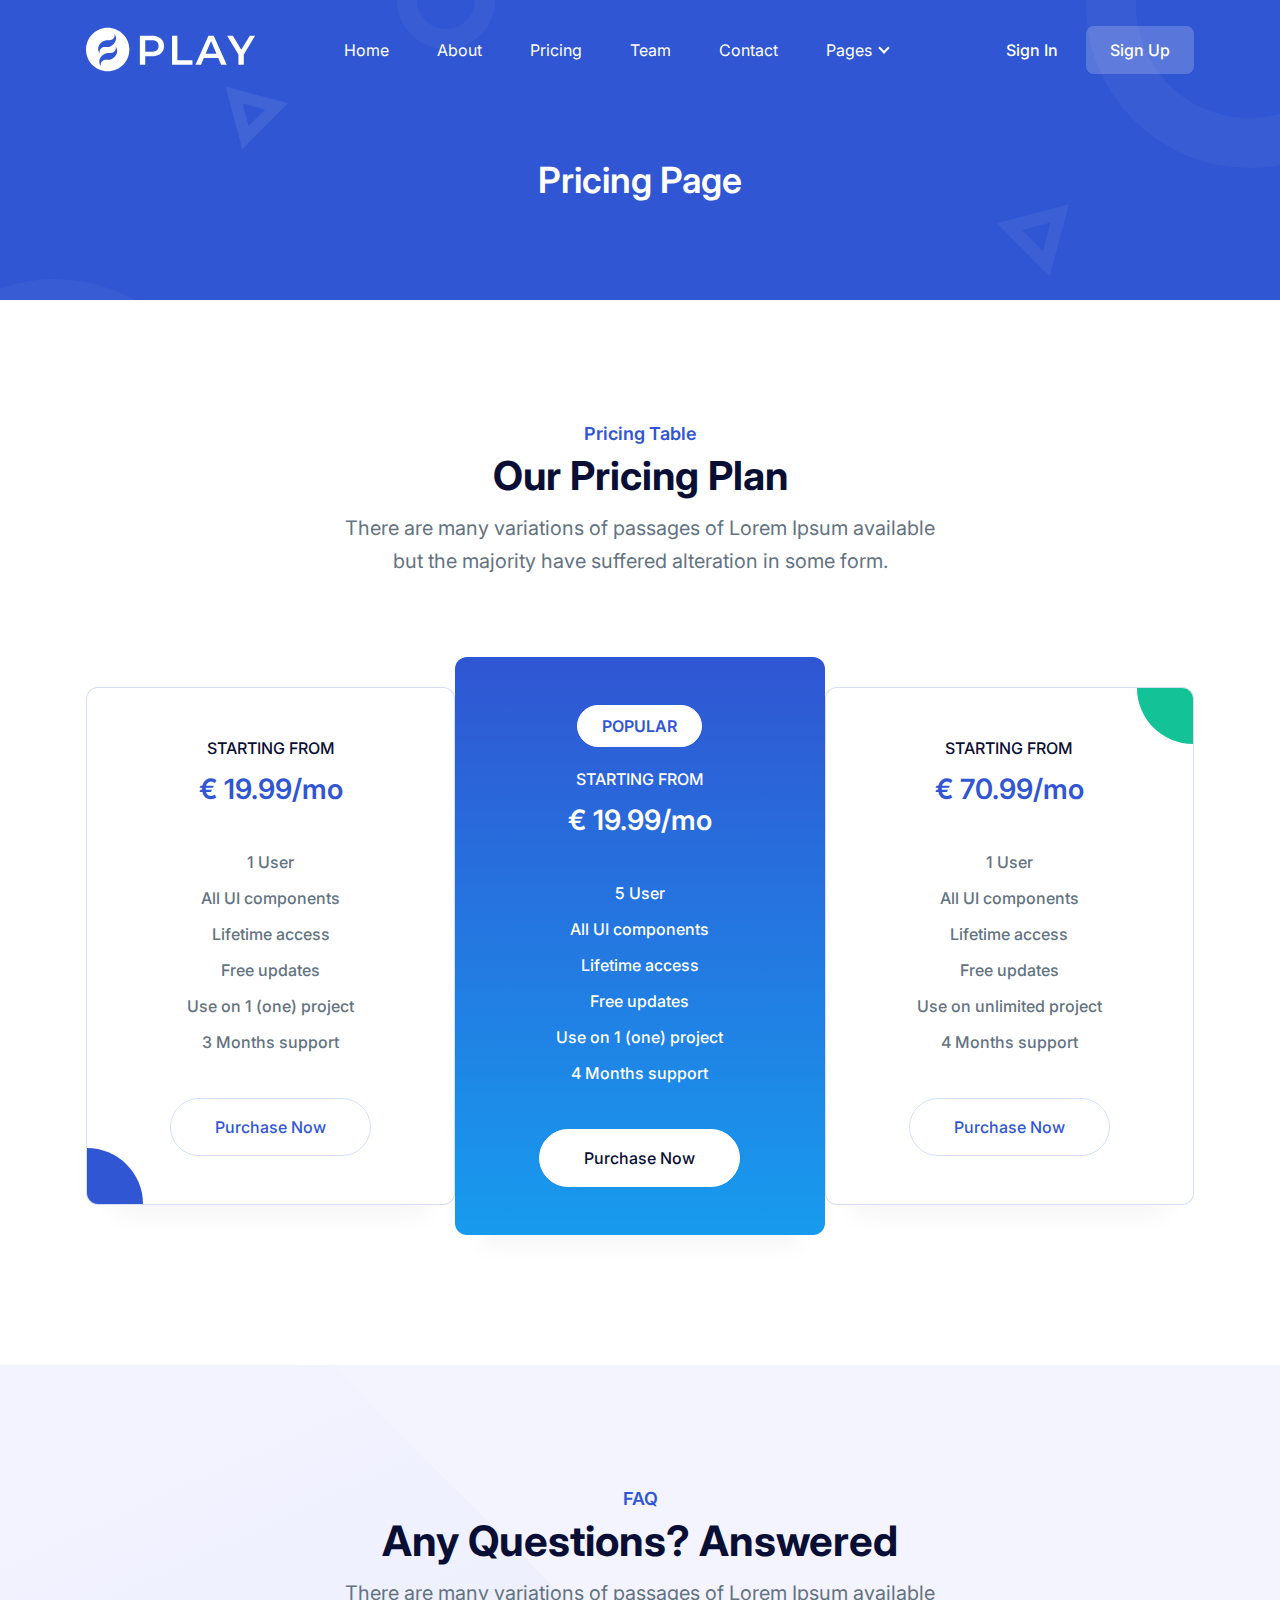
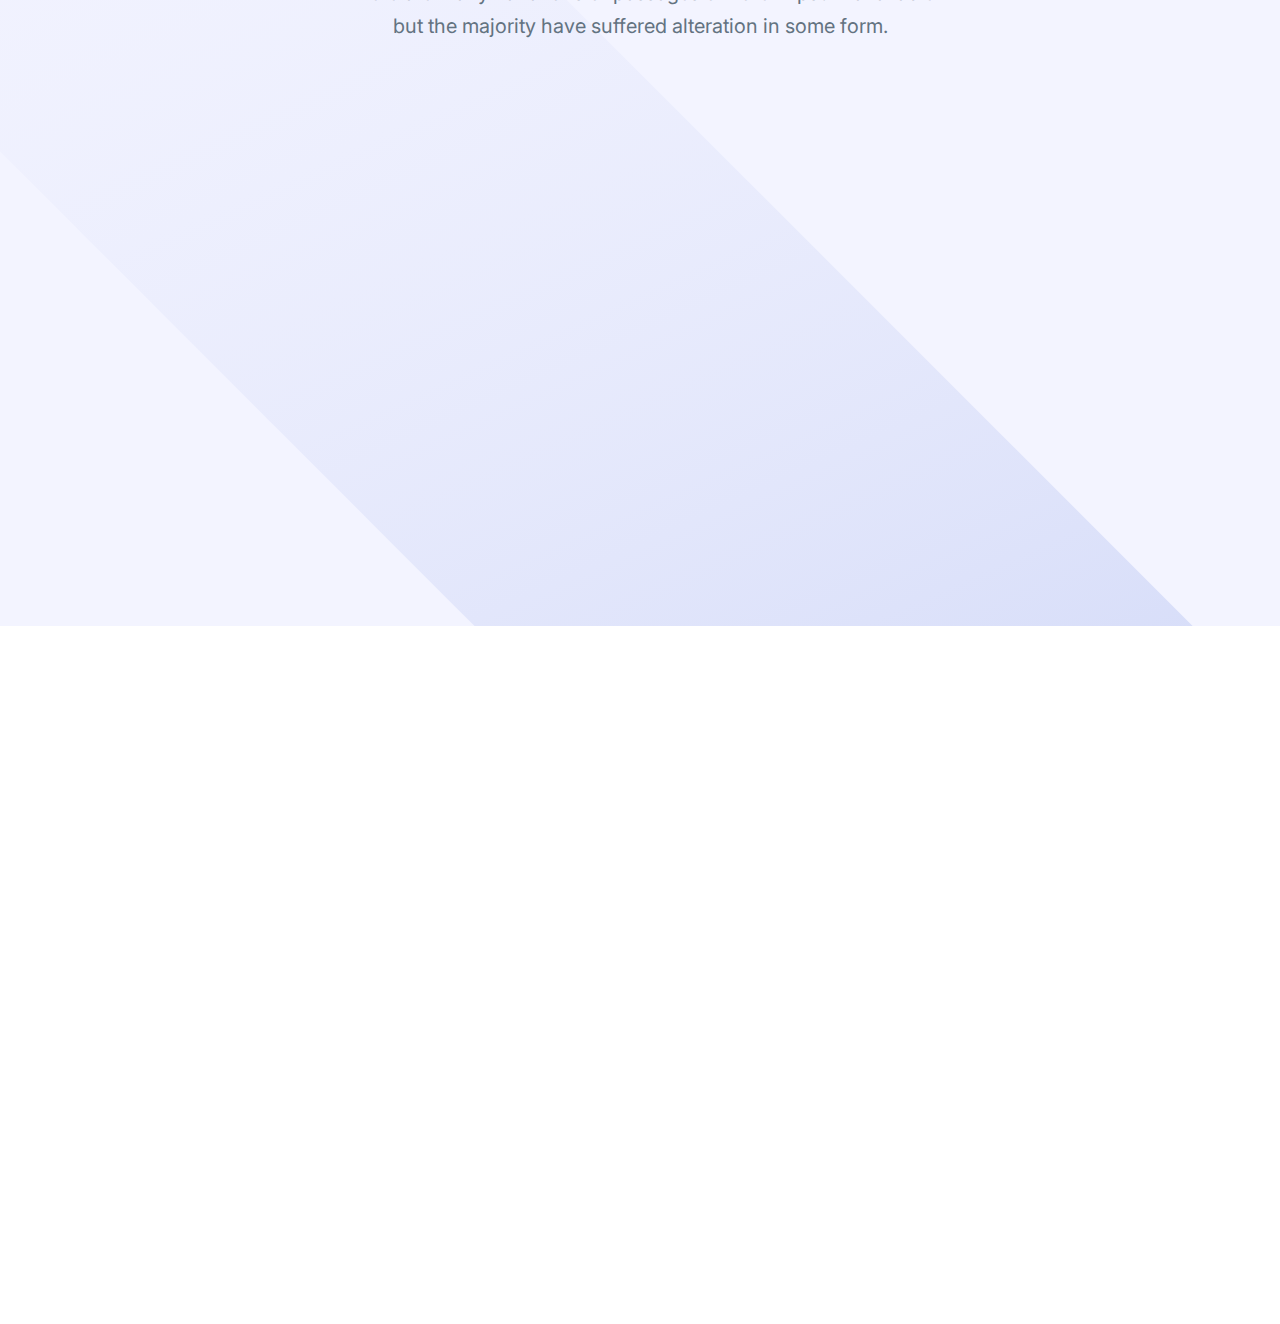
<file: pricing.html>
<!DOCTYPE html>
<html lang="en">
  <head>
    <meta charset="UTF-8" />
    <meta http-equiv="X-UA-Compatible" content="IE=edge" />
    <meta name="viewport" content="width=device-width, initial-scale=1.0" />
    <title>Pricing | Play Tailwind</title>
    <link
      rel="shortcut icon"
      href="assets/images/favicon.png"
      type="image/x-icon"
    />
    <link rel="stylesheet" href="assets/css/animate.css" />
    <link rel="stylesheet" href="assets/css/tailwind.css" />

    <!-- ==== WOW JS ==== -->
    <script src="assets/js/wow.min.js"></script>
    <script>
      new WOW().init();
    </script>
  </head>
  <body>
    <!-- ====== Navbar Section Start -->
    <div
      class="ud-header absolute top-0 left-0 z-40 flex w-full items-center bg-transparent"
    >
      <div class="container">
        <div class="relative -mx-4 flex items-center justify-between">
          <div class="w-60 max-w-full px-4">
            <a href="index.html" class="navbar-logo block w-full py-5">
              <img
                src="assets/images/logo/logo-white.svg"
                alt="logo"
                class="header-logo w-full"
              />
            </a>
          </div>
          <div class="flex w-full items-center justify-between px-4">
            <div>
              <button
                id="navbarToggler"
                class="absolute right-4 top-1/2 block -translate-y-1/2 rounded-lg px-3 py-[6px] ring-primary focus:ring-2 lg:hidden"
              >
                <span
                  class="relative my-[6px] block h-[2px] w-[30px] bg-white"
                ></span>
                <span
                  class="relative my-[6px] block h-[2px] w-[30px] bg-white"
                ></span>
                <span
                  class="relative my-[6px] block h-[2px] w-[30px] bg-white"
                ></span>
              </button>
              <nav
                id="navbarCollapse"
                class="absolute right-4 top-full hidden w-full max-w-[250px] rounded-lg bg-white py-5 shadow-lg lg:static lg:block lg:w-full lg:max-w-full lg:bg-transparent lg:py-0 lg:px-4 lg:shadow-none xl:px-6"
              >
                <ul class="blcok lg:flex">
                  <li class="group relative">
                    <a
                      href="#home"
                      class="ud-menu-scroll mx-8 flex py-2 text-base text-dark group-hover:text-primary lg:mr-0 lg:inline-flex lg:py-6 lg:px-0 lg:text-white lg:group-hover:text-white lg:group-hover:opacity-70"
                    >
                      Home
                    </a>
                  </li>
                  <li class="group relative">
                    <a
                      href="/#about"
                      class="ud-menu-scroll mx-8 flex py-2 text-base text-dark group-hover:text-primary lg:mr-0 lg:ml-7 lg:inline-flex lg:py-6 lg:px-0 lg:text-white lg:group-hover:text-white lg:group-hover:opacity-70 xl:ml-12"
                    >
                      About
                    </a>
                  </li>
                  <li class="group relative">
                    <a
                      href="/#pricing"
                      class="ud-menu-scroll mx-8 flex py-2 text-base text-dark group-hover:text-primary lg:mr-0 lg:ml-7 lg:inline-flex lg:py-6 lg:px-0 lg:text-white lg:group-hover:text-white lg:group-hover:opacity-70 xl:ml-12"
                    >
                      Pricing
                    </a>
                  </li>
                  <li class="group relative">
                    <a
                      href="/#team"
                      class="ud-menu-scroll mx-8 flex py-2 text-base text-dark group-hover:text-primary lg:mr-0 lg:ml-7 lg:inline-flex lg:py-6 lg:px-0 lg:text-white lg:group-hover:text-white lg:group-hover:opacity-70 xl:ml-12"
                    >
                      Team
                    </a>
                  </li>
                  <li class="group relative">
                    <a
                      href="/#contact"
                      class="ud-menu-scroll mx-8 flex py-2 text-base text-dark group-hover:text-primary lg:mr-0 lg:ml-7 lg:inline-flex lg:py-6 lg:px-0 lg:text-white lg:group-hover:text-white lg:group-hover:opacity-70 xl:ml-12"
                    >
                      Contact
                    </a>
                  </li>
                  <li class="submenu-item group relative">
                    <a
                      href="javascript:void(0)"
                      class="relative mx-8 flex py-2 text-base text-dark after:absolute after:right-1 after:top-1/2 after:mt-[-2px] after:h-2 after:w-2 after:-translate-y-1/2 after:rotate-45 after:border-b-2 after:border-r-2 after:border-current group-hover:text-primary lg:mr-0 lg:ml-8 lg:inline-flex lg:py-6 lg:pl-0 lg:pr-4 lg:text-white lg:after:right-0 lg:group-hover:text-white lg:group-hover:opacity-70 xl:ml-12"
                    >
                      Pages
                    </a>
                    <div
                      class="submenu relative top-full left-0 hidden w-[250px] rounded-sm bg-white p-4 transition-[top] duration-300 group-hover:opacity-100 lg:invisible lg:absolute lg:top-[110%] lg:block lg:opacity-0 lg:shadow-lg lg:group-hover:visible lg:group-hover:top-full"
                    >
                      <a
                        href="about.html"
                        class="block rounded py-[10px] px-4 text-sm text-body-color hover:text-primary"
                      >
                        About Page
                      </a>
                      <a
                        href="pricing.html"
                        class="block rounded py-[10px] px-4 text-sm text-body-color hover:text-primary"
                      >
                        Pricing Page
                      </a>
                      <a
                        href="contact.html"
                        class="block rounded py-[10px] px-4 text-sm text-body-color hover:text-primary"
                      >
                        Contact Page
                      </a>
                      <a
                        href="blog-grids.html"
                        class="block rounded py-[10px] px-4 text-sm text-body-color hover:text-primary"
                      >
                        Blog Grid Page
                      </a>
                      <a
                        href="blog-details.html"
                        class="block rounded py-[10px] px-4 text-sm text-body-color hover:text-primary"
                      >
                        Blog Details Page
                      </a>
                      <a
                        href="signup.html"
                        class="block rounded py-[10px] px-4 text-sm text-body-color hover:text-primary"
                      >
                        Sign Up Page
                      </a>
                      <a
                        href="signin.html"
                        class="block rounded py-[10px] px-4 text-sm text-body-color hover:text-primary"
                      >
                        Sign In Page
                      </a>
                      <a
                        href="404.html"
                        class="block rounded py-[10px] px-4 text-sm text-body-color hover:text-primary"
                      >
                        404 Page
                      </a>
                    </div>
                  </li>
                </ul>
              </nav>
            </div>
            <div class="hidden justify-end pr-16 sm:flex lg:pr-0">
              <a
                href="signin.html"
                class="loginBtn py-3 px-7 text-base font-medium text-white hover:opacity-70"
              >
                Sign In
              </a>
              <a
                href="signup.html"
                class="signUpBtn rounded-lg bg-white bg-opacity-20 py-3 px-6 text-base font-medium text-white duration-300 ease-in-out hover:bg-opacity-100 hover:text-dark"
              >
                Sign Up
              </a>
            </div>
          </div>
        </div>
      </div>
    </div>
    <!-- ====== Navbar Section End -->

    <!-- ====== Banner Section Start -->
    <div
      class="relative z-10 overflow-hidden bg-primary pt-[120px] pb-[100px] md:pt-[130px] lg:pt-[160px]"
    >
      <div class="container">
        <div class="-mx-4 flex flex-wrap items-center">
          <div class="w-full px-4">
            <div class="text-center">
              <h1 class="text-4xl font-semibold text-white">Pricing Page</h1>
            </div>
          </div>
        </div>
      </div>
      <div>
        <span class="absolute top-0 left-0 z-[-1]">
          <svg
            width="495"
            height="470"
            viewBox="0 0 495 470"
            fill="none"
            xmlns="http://www.w3.org/2000/svg"
          >
            <circle
              cx="55"
              cy="442"
              r="138"
              stroke="white"
              stroke-opacity="0.04"
              stroke-width="50"
            />
            <circle
              cx="446"
              r="39"
              stroke="white"
              stroke-opacity="0.04"
              stroke-width="20"
            />
            <path
              d="M245.406 137.609L233.985 94.9852L276.609 106.406L245.406 137.609Z"
              stroke="white"
              stroke-opacity="0.08"
              stroke-width="12"
            />
          </svg>
        </span>
        <span class="absolute top-0 right-0 z-[-1]">
          <svg
            width="493"
            height="470"
            viewBox="0 0 493 470"
            fill="none"
            xmlns="http://www.w3.org/2000/svg"
          >
            <circle
              cx="462"
              cy="5"
              r="138"
              stroke="white"
              stroke-opacity="0.04"
              stroke-width="50"
            />
            <circle
              cx="49"
              cy="470"
              r="39"
              stroke="white"
              stroke-opacity="0.04"
              stroke-width="20"
            />
            <path
              d="M222.393 226.701L272.808 213.192L259.299 263.607L222.393 226.701Z"
              stroke="white"
              stroke-opacity="0.06"
              stroke-width="13"
            />
          </svg>
        </span>
      </div>
    </div>
    <!-- ====== Banner Section End -->

    <!-- ====== Pricing Section Start -->
    <section
      id="pricing"
      class="relative z-20 overflow-hidden bg-white pt-20 pb-12 lg:pt-[120px] lg:pb-[90px]"
    >
      <div class="container">
        <div class="-mx-4 flex flex-wrap">
          <div class="w-full px-4">
            <div class="mx-auto mb-[60px] max-w-[620px] text-center lg:mb-20">
              <span class="mb-2 block text-lg font-semibold text-primary">
                Pricing Table
              </span>
              <h2
                class="mb-4 text-3xl font-bold text-dark sm:text-4xl md:text-[40px]"
              >
                Our Pricing Plan
              </h2>
              <p
                class="text-lg leading-relaxed text-body-color sm:text-xl sm:leading-relaxed"
              >
                There are many variations of passages of Lorem Ipsum available
                but the majority have suffered alteration in some form.
              </p>
            </div>
          </div>
        </div>

        <div class="flex flex-wrap items-center justify-center">
          <div class="w-full md:w-1/2 lg:w-1/3">
            <div
              class="wow fadeInUp relative z-10 mb-10 overflow-hidden rounded-xl border border-primary border-opacity-20 bg-white py-10 px-8 text-center shadow-pricing sm:p-12 lg:py-10 lg:px-6 xl:p-12"
              data-wow-delay=".15s
              "
            >
              <span
                class="mb-2 block text-base font-medium uppercase text-dark"
              >
                STARTING FROM
              </span>
              <h2 class="mb-9 text-[28px] font-semibold text-primary">
                € 19.99/mo
              </h2>

              <div class="mb-10">
                <p
                  class="mb-1 text-base font-medium leading-loose text-body-color"
                >
                  1 User
                </p>
                <p
                  class="mb-1 text-base font-medium leading-loose text-body-color"
                >
                  All UI components
                </p>
                <p
                  class="mb-1 text-base font-medium leading-loose text-body-color"
                >
                  Lifetime access
                </p>
                <p
                  class="mb-1 text-base font-medium leading-loose text-body-color"
                >
                  Free updates
                </p>
                <p
                  class="mb-1 text-base font-medium leading-loose text-body-color"
                >
                  Use on 1 (one) project
                </p>
                <p
                  class="mb-1 text-base font-medium leading-loose text-body-color"
                >
                  3 Months support
                </p>
              </div>
              <div class="w-full">
                <a
                  href="javascript:void(0)"
                  class="inline-block rounded-full border border-[#D4DEFF] bg-transparent py-4 px-11 text-center text-base font-medium text-primary transition duration-300 ease-in-out hover:border-primary hover:bg-primary hover:text-white"
                >
                  Purchase Now
                </a>
              </div>
              <span
                class="absolute left-0 bottom-0 z-[-1] block h-14 w-14 rounded-tr-full bg-primary"
              >
              </span>
            </div>
          </div>
          <div class="w-full md:w-1/2 lg:w-1/3">
            <div
              class="wow fadeInUp relative z-10 mb-10 overflow-hidden rounded-xl bg-primary bg-gradient-to-b from-primary to-[#179BEE] py-10 px-8 text-center shadow-pricing sm:p-12 lg:py-10 lg:px-6 xl:p-12"
              data-wow-delay=".1s
              "
            >
              <span
                class="mb-5 inline-block rounded-full border border-white bg-white py-2 px-6 text-base font-semibold uppercase text-primary"
              >
                POPULAR
              </span>
              <span
                class="mb-2 block text-base font-medium uppercase text-white"
              >
                STARTING FROM
              </span>
              <h2 class="mb-9 text-[28px] font-semibold text-white">
                € 19.99/mo
              </h2>

              <div class="mb-10">
                <p class="mb-1 text-base font-medium leading-loose text-white">
                  5 User
                </p>
                <p class="mb-1 text-base font-medium leading-loose text-white">
                  All UI components
                </p>
                <p class="mb-1 text-base font-medium leading-loose text-white">
                  Lifetime access
                </p>
                <p class="mb-1 text-base font-medium leading-loose text-white">
                  Free updates
                </p>
                <p class="mb-1 text-base font-medium leading-loose text-white">
                  Use on 1 (one) project
                </p>
                <p class="mb-1 text-base font-medium leading-loose text-white">
                  4 Months support
                </p>
              </div>
              <div class="w-full">
                <a
                  href="javascript:void(0)"
                  class="inline-block rounded-full border border-white bg-white py-4 px-11 text-center text-base font-medium text-dark transition duration-300 ease-in-out hover:border-dark hover:bg-dark hover:text-white"
                >
                  Purchase Now
                </a>
              </div>
            </div>
          </div>
          <div class="w-full md:w-1/2 lg:w-1/3">
            <div
              class="wow fadeInUp relative z-10 mb-10 overflow-hidden rounded-xl border border-primary border-opacity-20 bg-white py-10 px-8 text-center shadow-pricing sm:p-12 lg:py-10 lg:px-6 xl:p-12"
              data-wow-delay=".15s
              "
            >
              <span
                class="mb-2 block text-base font-medium uppercase text-dark"
              >
                STARTING FROM
              </span>
              <h2 class="mb-9 text-[28px] font-semibold text-primary">
                € 70.99/mo
              </h2>

              <div class="mb-10">
                <p
                  class="mb-1 text-base font-medium leading-loose text-body-color"
                >
                  1 User
                </p>
                <p
                  class="mb-1 text-base font-medium leading-loose text-body-color"
                >
                  All UI components
                </p>
                <p
                  class="mb-1 text-base font-medium leading-loose text-body-color"
                >
                  Lifetime access
                </p>
                <p
                  class="mb-1 text-base font-medium leading-loose text-body-color"
                >
                  Free updates
                </p>
                <p
                  class="mb-1 text-base font-medium leading-loose text-body-color"
                >
                  Use on unlimited project
                </p>
                <p
                  class="mb-1 text-base font-medium leading-loose text-body-color"
                >
                  4 Months support
                </p>
              </div>
              <div class="w-full">
                <a
                  href="javascript:void(0)"
                  class="inline-block rounded-full border border-[#D4DEFF] bg-transparent py-4 px-11 text-center text-base font-medium text-primary transition duration-300 ease-in-out hover:border-primary hover:bg-primary hover:text-white"
                >
                  Purchase Now
                </a>
              </div>

              <span
                class="absolute right-0 top-0 z-[-1] block h-14 w-14 rounded-bl-full bg-secondary"
              >
              </span>
            </div>
          </div>
        </div>
      </div>
    </section>
    <!-- ====== Pricing Section End -->

    <!-- ====== Faq Section Start -->
    <section
      class="relative z-20 overflow-hidden bg-[#f3f4ff] pt-20 pb-12 lg:pt-[120px] lg:pb-[90px]"
    >
      <div class="container">
        <div class="-mx-4 flex flex-wrap">
          <div class="w-full px-4">
            <div class="mx-auto mb-[60px] max-w-[620px] text-center lg:mb-20">
              <span class="mb-2 block text-lg font-semibold text-primary">
                FAQ
              </span>
              <h2
                class="mb-4 text-3xl font-bold text-dark sm:text-4xl md:text-[42px]"
              >
                Any Questions? Answered
              </h2>
              <p
                class="text-lg leading-relaxed text-body-color sm:text-xl sm:leading-relaxed"
              >
                There are many variations of passages of Lorem Ipsum available
                but the majority have suffered alteration in some form.
              </p>
            </div>
          </div>
        </div>

        <div class="-mx-4 flex flex-wrap">
          <div class="w-full px-4 lg:w-1/2">
            <div
              class="single-faq wow fadeInUp mb-8 w-full rounded-lg border border-[#F3F4FE] bg-white p-5 sm:p-8"
              data-wow-delay=".1s
              "
            >
              <button class="faq-btn flex w-full items-center text-left">
                <div
                  class="mr-5 flex h-10 w-full max-w-[40px] items-center justify-center rounded-lg bg-primary bg-opacity-5 text-primary"
                >
                  <svg
                    width="17"
                    height="10"
                    viewBox="0 0 17 10"
                    class="icon fill-current"
                  >
                    <path
                      d="M7.28687 8.43257L7.28679 8.43265L7.29496 8.43985C7.62576 8.73124 8.02464 8.86001 8.41472 8.86001C8.83092 8.86001 9.22376 8.69083 9.53447 8.41713L9.53454 8.41721L9.54184 8.41052L15.7631 2.70784L15.7691 2.70231L15.7749 2.69659C16.0981 2.38028 16.1985 1.80579 15.7981 1.41393C15.4803 1.1028 14.9167 1.00854 14.5249 1.38489L8.41472 7.00806L2.29995 1.38063L2.29151 1.37286L2.28271 1.36548C1.93092 1.07036 1.38469 1.06804 1.03129 1.41393L1.01755 1.42738L1.00488 1.44184C0.69687 1.79355 0.695778 2.34549 1.0545 2.69659L1.05999 2.70196L1.06565 2.70717L7.28687 8.43257Z"
                      fill="#3056D3"
                      stroke="#3056D3"
                    />
                  </svg>
                </div>
                <div class="w-full">
                  <h4 class="text-base font-semibold text-black sm:text-lg">
                    How to use UIdeck?
                  </h4>
                </div>
              </button>
              <div class="faq-content hidden pl-[62px]">
                <p class="py-3 text-base leading-relaxed text-body-color">
                  It takes 2-3 weeks to get your first blog post ready. That
                  includes the in-depth research & creation of your monthly
                  content marketing strategy that we do before writing your
                  first blog post, Ipsum available .
                </p>
              </div>
            </div>
            <div
              class="single-faq wow fadeInUp mb-8 w-full rounded-lg border border-[#F3F4FE] bg-white p-5 sm:p-8"
              data-wow-delay=".15s
              "
            >
              <button class="faq-btn flex w-full items-center text-left">
                <div
                  class="mr-5 flex h-10 w-full max-w-[40px] items-center justify-center rounded-lg bg-primary bg-opacity-5 text-primary"
                >
                  <svg
                    width="17"
                    height="10"
                    viewBox="0 0 17 10"
                    class="icon fill-current"
                  >
                    <path
                      d="M7.28687 8.43257L7.28679 8.43265L7.29496 8.43985C7.62576 8.73124 8.02464 8.86001 8.41472 8.86001C8.83092 8.86001 9.22376 8.69083 9.53447 8.41713L9.53454 8.41721L9.54184 8.41052L15.7631 2.70784L15.7691 2.70231L15.7749 2.69659C16.0981 2.38028 16.1985 1.80579 15.7981 1.41393C15.4803 1.1028 14.9167 1.00854 14.5249 1.38489L8.41472 7.00806L2.29995 1.38063L2.29151 1.37286L2.28271 1.36548C1.93092 1.07036 1.38469 1.06804 1.03129 1.41393L1.01755 1.42738L1.00488 1.44184C0.69687 1.79355 0.695778 2.34549 1.0545 2.69659L1.05999 2.70196L1.06565 2.70717L7.28687 8.43257Z"
                      fill="#3056D3"
                      stroke="#3056D3"
                    />
                  </svg>
                </div>
                <div class="w-full">
                  <h4 class="text-base font-semibold text-black sm:text-lg">
                    How to download icons from LineIcons?
                  </h4>
                </div>
              </button>
              <div class="faq-content hidden pl-[62px]">
                <p class="py-3 text-base leading-relaxed text-body-color">
                  It takes 2-3 weeks to get your first blog post ready. That
                  includes the in-depth research & creation of your monthly
                  content marketing strategy that we do before writing your
                  first blog post, Ipsum available .
                </p>
              </div>
            </div>
            <div
              class="single-faq wow fadeInUp mb-8 w-full rounded-lg border border-[#F3F4FE] bg-white p-5 sm:p-8"
              data-wow-delay=".2s
              "
            >
              <button class="faq-btn flex w-full items-center text-left">
                <div
                  class="mr-5 flex h-10 w-full max-w-[40px] items-center justify-center rounded-lg bg-primary bg-opacity-5 text-primary"
                >
                  <svg
                    width="17"
                    height="10"
                    viewBox="0 0 17 10"
                    class="icon fill-current"
                  >
                    <path
                      d="M7.28687 8.43257L7.28679 8.43265L7.29496 8.43985C7.62576 8.73124 8.02464 8.86001 8.41472 8.86001C8.83092 8.86001 9.22376 8.69083 9.53447 8.41713L9.53454 8.41721L9.54184 8.41052L15.7631 2.70784L15.7691 2.70231L15.7749 2.69659C16.0981 2.38028 16.1985 1.80579 15.7981 1.41393C15.4803 1.1028 14.9167 1.00854 14.5249 1.38489L8.41472 7.00806L2.29995 1.38063L2.29151 1.37286L2.28271 1.36548C1.93092 1.07036 1.38469 1.06804 1.03129 1.41393L1.01755 1.42738L1.00488 1.44184C0.69687 1.79355 0.695778 2.34549 1.0545 2.69659L1.05999 2.70196L1.06565 2.70717L7.28687 8.43257Z"
                      fill="#3056D3"
                      stroke="#3056D3"
                    />
                  </svg>
                </div>
                <div class="w-full">
                  <h4 class="text-base font-semibold text-black sm:text-lg">
                    Is GrayGrids part of UIdeck?
                  </h4>
                </div>
              </button>
              <div class="faq-content hidden pl-[62px]">
                <p class="py-3 text-base leading-relaxed text-body-color">
                  It takes 2-3 weeks to get your first blog post ready. That
                  includes the in-depth research & creation of your monthly
                  content marketing strategy that we do before writing your
                  first blog post, Ipsum available .
                </p>
              </div>
            </div>
          </div>
          <div class="w-full px-4 lg:w-1/2">
            <div
              class="single-faq wow fadeInUp mb-8 w-full rounded-lg border border-[#F3F4FE] bg-white p-5 sm:p-8"
              data-wow-delay=".1s
              "
            >
              <button class="faq-btn flex w-full items-center text-left">
                <div
                  class="mr-5 flex h-10 w-full max-w-[40px] items-center justify-center rounded-lg bg-primary bg-opacity-5 text-primary"
                >
                  <svg
                    width="17"
                    height="10"
                    viewBox="0 0 17 10"
                    class="icon fill-current"
                  >
                    <path
                      d="M7.28687 8.43257L7.28679 8.43265L7.29496 8.43985C7.62576 8.73124 8.02464 8.86001 8.41472 8.86001C8.83092 8.86001 9.22376 8.69083 9.53447 8.41713L9.53454 8.41721L9.54184 8.41052L15.7631 2.70784L15.7691 2.70231L15.7749 2.69659C16.0981 2.38028 16.1985 1.80579 15.7981 1.41393C15.4803 1.1028 14.9167 1.00854 14.5249 1.38489L8.41472 7.00806L2.29995 1.38063L2.29151 1.37286L2.28271 1.36548C1.93092 1.07036 1.38469 1.06804 1.03129 1.41393L1.01755 1.42738L1.00488 1.44184C0.69687 1.79355 0.695778 2.34549 1.0545 2.69659L1.05999 2.70196L1.06565 2.70717L7.28687 8.43257Z"
                      fill="#3056D3"
                      stroke="#3056D3"
                    />
                  </svg>
                </div>
                <div class="w-full">
                  <h4 class="text-base font-semibold text-black sm:text-lg">
                    Can I use this template for commercial project?
                  </h4>
                </div>
              </button>
              <div class="faq-content hidden pl-[62px]">
                <p class="py-3 text-base leading-relaxed text-body-color">
                  It takes 2-3 weeks to get your first blog post ready. That
                  includes the in-depth research & creation of your monthly
                  content marketing strategy that we do before writing your
                  first blog post, Ipsum available .
                </p>
              </div>
            </div>
            <div
              class="single-faq wow fadeInUp mb-8 w-full rounded-lg border border-[#F3F4FE] bg-white p-5 sm:p-8"
              data-wow-delay=".15s
              "
            >
              <button class="faq-btn flex w-full items-center text-left">
                <div
                  class="mr-5 flex h-10 w-full max-w-[40px] items-center justify-center rounded-lg bg-primary bg-opacity-5 text-primary"
                >
                  <svg
                    width="17"
                    height="10"
                    viewBox="0 0 17 10"
                    class="icon fill-current"
                  >
                    <path
                      d="M7.28687 8.43257L7.28679 8.43265L7.29496 8.43985C7.62576 8.73124 8.02464 8.86001 8.41472 8.86001C8.83092 8.86001 9.22376 8.69083 9.53447 8.41713L9.53454 8.41721L9.54184 8.41052L15.7631 2.70784L15.7691 2.70231L15.7749 2.69659C16.0981 2.38028 16.1985 1.80579 15.7981 1.41393C15.4803 1.1028 14.9167 1.00854 14.5249 1.38489L8.41472 7.00806L2.29995 1.38063L2.29151 1.37286L2.28271 1.36548C1.93092 1.07036 1.38469 1.06804 1.03129 1.41393L1.01755 1.42738L1.00488 1.44184C0.69687 1.79355 0.695778 2.34549 1.0545 2.69659L1.05999 2.70196L1.06565 2.70717L7.28687 8.43257Z"
                      fill="#3056D3"
                      stroke="#3056D3"
                    />
                  </svg>
                </div>
                <div class="w-full">
                  <h4 class="text-base font-semibold text-black sm:text-lg">
                    Do you have plan to releasing Play Pro?
                  </h4>
                </div>
              </button>
              <div class="faq-content hidden pl-[62px]">
                <p class="py-3 text-base leading-relaxed text-body-color">
                  It takes 2-3 weeks to get your first blog post ready. That
                  includes the in-depth research & creation of your monthly
                  content marketing strategy that we do before writing your
                  first blog post, Ipsum available .
                </p>
              </div>
            </div>
            <div
              class="single-faq wow fadeInUp mb-8 w-full rounded-lg border border-[#F3F4FE] bg-white p-5 sm:p-8"
              data-wow-delay=".2s
              "
            >
              <button class="faq-btn flex w-full items-center text-left">
                <div
                  class="mr-5 flex h-10 w-full max-w-[40px] items-center justify-center rounded-lg bg-primary bg-opacity-5 text-primary"
                >
                  <svg
                    width="17"
                    height="10"
                    viewBox="0 0 17 10"
                    class="icon fill-current"
                  >
                    <path
                      d="M7.28687 8.43257L7.28679 8.43265L7.29496 8.43985C7.62576 8.73124 8.02464 8.86001 8.41472 8.86001C8.83092 8.86001 9.22376 8.69083 9.53447 8.41713L9.53454 8.41721L9.54184 8.41052L15.7631 2.70784L15.7691 2.70231L15.7749 2.69659C16.0981 2.38028 16.1985 1.80579 15.7981 1.41393C15.4803 1.1028 14.9167 1.00854 14.5249 1.38489L8.41472 7.00806L2.29995 1.38063L2.29151 1.37286L2.28271 1.36548C1.93092 1.07036 1.38469 1.06804 1.03129 1.41393L1.01755 1.42738L1.00488 1.44184C0.69687 1.79355 0.695778 2.34549 1.0545 2.69659L1.05999 2.70196L1.06565 2.70717L7.28687 8.43257Z"
                      fill="#3056D3"
                      stroke="#3056D3"
                    />
                  </svg>
                </div>
                <div class="w-full">
                  <h4 class="text-base font-semibold text-black sm:text-lg">
                    Where and how to host this template?
                  </h4>
                </div>
              </button>
              <div class="faq-content hidden pl-[62px]">
                <p class="py-3 text-base leading-relaxed text-body-color">
                  It takes 2-3 weeks to get your first blog post ready. That
                  includes the in-depth research & creation of your monthly
                  content marketing strategy that we do before writing your
                  first blog post, Ipsum available .
                </p>
              </div>
            </div>
          </div>
        </div>
      </div>

      <div class="absolute bottom-0 right-0 z-[-1]">
        <svg
          width="1440"
          height="886"
          viewBox="0 0 1440 886"
          fill="none"
          xmlns="http://www.w3.org/2000/svg"
        >
          <path
            opacity="0.5"
            d="M193.307 -273.321L1480.87 1014.24L1121.85 1373.26C1121.85 1373.26 731.745 983.231 478.513 729.927C225.976 477.317 -165.714 85.6993 -165.714 85.6993L193.307 -273.321Z"
            fill="url(#paint0_linear)"
          />
          <defs>
            <linearGradient
              id="paint0_linear"
              x1="1308.65"
              y1="1142.58"
              x2="602.827"
              y2="-418.681"
              gradientUnits="userSpaceOnUse"
            >
              <stop stop-color="#3056D3" stop-opacity="0.36" />
              <stop offset="1" stop-color="#F5F2FD" stop-opacity="0" />
              <stop offset="1" stop-color="#F5F2FD" stop-opacity="0.096144" />
            </linearGradient>
          </defs>
        </svg>
      </div>
    </section>
    <!-- ====== Faq Section End -->

    <!-- ====== Footer Section Start -->
    <footer
      class="wow fadeInUp relative z-10 bg-black pt-20 lg:pt-[120px]"
      data-wow-delay=".15s"
    >
      <div class="container">
        <div class="-mx-4 flex flex-wrap">
          <div class="w-full px-4 sm:w-1/2 md:w-1/2 lg:w-4/12 xl:w-3/12">
            <div class="mb-10 w-full">
              <a
                href="javascript:void(0)"
                class="mb-6 inline-block max-w-[160px]"
              >
                <img
                  src="assets/images/logo/logo-white.svg"
                  alt="logo"
                  class="max-w-full"
                />
              </a>
              <p class="mb-7 text-base text-[#f3f4fe]">
                We create digital experiences for brands and companies by using
                technology.
              </p>
              <div class="-mx-3 flex items-center">
                <a
                  href="javascript:void(0)"
                  class="px-3 text-[#dddddd] hover:text-white"
                >
                  <svg
                    width="10"
                    height="18"
                    viewBox="0 0 10 18"
                    class="fill-current"
                  >
                    <path
                      d="M9.00007 6.82105H7.50006H6.96434V6.27097V4.56571V4.01562H7.50006H8.62507C8.91971 4.01562 9.16078 3.79559 9.16078 3.46554V0.550085C9.16078 0.247538 8.9465 0 8.62507 0H6.66969C4.55361 0 3.08038 1.54024 3.08038 3.82309V6.21596V6.76605H2.54466H0.72322C0.348217 6.76605 0 7.06859 0 7.50866V9.48897C0 9.87402 0.294645 10.2316 0.72322 10.2316H2.49109H3.02681V10.7817V16.31C3.02681 16.6951 3.32145 17.0526 3.75003 17.0526H6.26791C6.42862 17.0526 6.56255 16.9701 6.66969 16.8601C6.77684 16.7501 6.8572 16.5576 6.8572 16.3925V10.8092V10.2591H7.4197H8.62507C8.97328 10.2591 9.24114 10.0391 9.29471 9.709V9.6815V9.65399L9.66972 7.7562C9.6965 7.56367 9.66972 7.34363 9.509 7.1236C9.45543 6.98608 9.21436 6.84856 9.00007 6.82105Z"
                    />
                  </svg>
                </a>
                <a
                  href="javascript:void(0)"
                  class="px-3 text-[#dddddd] hover:text-white"
                >
                  <svg
                    width="19"
                    height="15"
                    viewBox="0 0 19 15"
                    class="fill-current"
                  >
                    <path
                      d="M16.2622 3.17878L17.33 1.93293C17.6391 1.59551 17.7234 1.33595 17.7515 1.20618C16.9085 1.67337 16.1217 1.82911 15.6159 1.82911H15.4192L15.3068 1.72528C14.6324 1.18022 13.7894 0.894714 12.8902 0.894714C10.9233 0.894714 9.37779 2.40012 9.37779 4.13913C9.37779 4.24295 9.37779 4.39868 9.40589 4.5025L9.49019 5.02161L8.90009 4.99565C5.30334 4.89183 2.35288 2.03675 1.87518 1.5436C1.08839 2.84136 1.53799 4.08722 2.01568 4.86587L2.97107 6.31937L1.45369 5.54071C1.48179 6.63084 1.93138 7.48736 2.80247 8.11029L3.56116 8.62939L2.80247 8.9149C3.28017 10.2386 4.34795 10.7837 5.13474 10.9913L6.17443 11.2509L5.19094 11.8738C3.61736 12.912 1.65039 12.8342 0.779297 12.7563C2.54957 13.8983 4.65705 14.1579 6.11823 14.1579C7.21412 14.1579 8.02901 14.0541 8.2257 13.9762C16.0936 12.2631 16.4589 5.77431 16.4589 4.47655V4.29486L16.6275 4.19104C17.5829 3.36047 17.9763 2.91923 18.2011 2.65967C18.1168 2.68563 18.0044 2.73754 17.892 2.7635L16.2622 3.17878Z"
                    />
                  </svg>
                </a>
                <a
                  href="javascript:void(0)"
                  class="px-3 text-[#dddddd] hover:text-white"
                >
                  <svg
                    width="18"
                    height="18"
                    viewBox="0 0 18 18"
                    class="fill-current"
                  >
                    <path
                      d="M8.91688 12.4995C10.6918 12.4995 12.1306 11.0911 12.1306 9.35385C12.1306 7.61655 10.6918 6.20819 8.91688 6.20819C7.14197 6.20819 5.70312 7.61655 5.70312 9.35385C5.70312 11.0911 7.14197 12.4995 8.91688 12.4995Z"
                    />
                    <path
                      d="M12.4078 0.947388H5.37075C2.57257 0.947388 0.300781 3.17104 0.300781 5.90993V12.7436C0.300781 15.5367 2.57257 17.7604 5.37075 17.7604H12.3524C15.2059 17.7604 17.4777 15.5367 17.4777 12.7978V5.90993C17.4777 3.17104 15.2059 0.947388 12.4078 0.947388ZM8.91696 13.4758C6.56206 13.4758 4.70584 11.6047 4.70584 9.35389C4.70584 7.10312 6.58976 5.23199 8.91696 5.23199C11.2165 5.23199 13.1004 7.10312 13.1004 9.35389C13.1004 11.6047 11.2442 13.4758 8.91696 13.4758ZM14.735 5.61164C14.4579 5.90993 14.0423 6.07264 13.5714 6.07264C13.1558 6.07264 12.7402 5.90993 12.4078 5.61164C12.103 5.31334 11.9368 4.9337 11.9368 4.47269C11.9368 4.01169 12.103 3.65916 12.4078 3.33375C12.7125 3.00834 13.1004 2.84563 13.5714 2.84563C13.9869 2.84563 14.4302 3.00834 14.735 3.30663C15.012 3.65916 15.2059 4.06593 15.2059 4.49981C15.1782 4.9337 15.012 5.31334 14.735 5.61164Z"
                    />
                    <path
                      d="M13.5985 3.82184C13.2383 3.82184 12.9336 4.12013 12.9336 4.47266C12.9336 4.82519 13.2383 5.12349 13.5985 5.12349C13.9587 5.12349 14.2634 4.82519 14.2634 4.47266C14.2634 4.12013 13.9864 3.82184 13.5985 3.82184Z"
                    />
                  </svg>
                </a>
                <a
                  href="javascript:void(0)"
                  class="px-3 text-[#dddddd] hover:text-white"
                >
                  <svg
                    width="18"
                    height="18"
                    viewBox="0 0 18 18"
                    class="fill-current"
                  >
                    <path
                      d="M16.7821 0.947388H1.84847C1.14272 0.947388 0.578125 1.49747 0.578125 2.18508V16.7623C0.578125 17.4224 1.14272 18 1.84847 18H16.7257C17.4314 18 17.996 17.4499 17.996 16.7623V2.15757C18.0525 1.49747 17.4879 0.947388 16.7821 0.947388ZM5.7442 15.4421H3.17528V7.32837H5.7442V15.4421ZM4.44563 6.2007C3.59873 6.2007 2.94944 5.5406 2.94944 4.74297C2.94944 3.94535 3.62696 3.28525 4.44563 3.28525C5.26429 3.28525 5.94181 3.94535 5.94181 4.74297C5.94181 5.5406 5.32075 6.2007 4.44563 6.2007ZM15.4835 15.4421H12.9146V11.509C12.9146 10.5739 12.8864 9.33618 11.5596 9.33618C10.2045 9.33618 10.0069 10.3813 10.0069 11.4265V15.4421H7.438V7.32837H9.95046V8.45605H9.9787C10.3457 7.79594 11.1644 7.13584 12.4347 7.13584C15.0601 7.13584 15.54 8.7861 15.54 11.0414V15.4421H15.4835Z"
                    />
                  </svg>
                </a>
              </div>
            </div>
          </div>
          <div class="w-full px-4 sm:w-1/2 md:w-1/2 lg:w-2/12 xl:w-2/12">
            <div class="mb-10 w-full">
              <h4 class="mb-9 text-lg font-semibold text-white">About Us</h4>
              <ul>
                <li>
                  <a
                    href="javascript:void(0)"
                    class="mb-2 inline-block text-base leading-loose text-[#f3f4fe] hover:text-primary"
                  >
                    Home
                  </a>
                </li>
                <li>
                  <a
                    href="javascript:void(0)"
                    class="mb-2 inline-block text-base leading-loose text-[#f3f4fe] hover:text-primary"
                  >
                    Features
                  </a>
                </li>
                <li>
                  <a
                    href="javascript:void(0)"
                    class="mb-2 inline-block text-base leading-loose text-[#f3f4fe] hover:text-primary"
                  >
                    About
                  </a>
                </li>
                <li>
                  <a
                    href="javascript:void(0)"
                    class="mb-2 inline-block text-base leading-loose text-[#f3f4fe] hover:text-primary"
                  >
                    Testimonial
                  </a>
                </li>
              </ul>
            </div>
          </div>
          <div class="w-full px-4 sm:w-1/2 md:w-1/2 lg:w-3/12 xl:w-2/12">
            <div class="mb-10 w-full">
              <h4 class="mb-9 text-lg font-semibold text-white">Features</h4>
              <ul>
                <li>
                  <a
                    href="javascript:void(0)"
                    class="mb-2 inline-block text-base leading-loose text-[#f3f4fe] hover:text-primary"
                  >
                    How it works
                  </a>
                </li>
                <li>
                  <a
                    href="javascript:void(0)"
                    class="mb-2 inline-block text-base leading-loose text-[#f3f4fe] hover:text-primary"
                  >
                    Privacy policy
                  </a>
                </li>
                <li>
                  <a
                    href="javascript:void(0)"
                    class="mb-2 inline-block text-base leading-loose text-[#f3f4fe] hover:text-primary"
                  >
                    Terms of Service
                  </a>
                </li>
                <li>
                  <a
                    href="javascript:void(0)"
                    class="mb-2 inline-block text-base leading-loose text-[#f3f4fe] hover:text-primary"
                  >
                    Refund policy
                  </a>
                </li>
              </ul>
            </div>
          </div>
          <div class="w-full px-4 sm:w-1/2 md:w-1/2 lg:w-3/12 xl:w-2/12">
            <div class="mb-10 w-full">
              <h4 class="mb-9 text-lg font-semibold text-white">
                Our Products
              </h4>
              <ul>
                <li>
                  <a
                    href="javascript:void(0)"
                    class="mb-2 inline-block text-base leading-loose text-[#f3f4fe] hover:text-primary"
                  >
                    LineIcons
                  </a>
                </li>
                <li>
                  <a
                    href="javascript:void(0)"
                    class="mb-2 inline-block text-base leading-loose text-[#f3f4fe] hover:text-primary"
                  >
                    Ecommerce HTML
                  </a>
                </li>
                <li>
                  <a
                    href="javascript:void(0)"
                    class="mb-2 inline-block text-base leading-loose text-[#f3f4fe] hover:text-primary"
                  >
                    Ayro UI
                  </a>
                </li>
                <li>
                  <a
                    href="javascript:void(0)"
                    class="mb-2 inline-block text-base leading-loose text-[#f3f4fe] hover:text-primary"
                  >
                    PlainAdmin
                  </a>
                </li>
              </ul>
            </div>
          </div>
          <div class="w-full px-4 md:w-2/3 lg:w-6/12 xl:w-3/12">
            <div class="mb-10 w-full">
              <h4 class="mb-9 text-lg font-semibold text-white">Partners</h4>
              <ul class="flex flex-wrap items-center">
                <li>
                  <a
                    href="https://tailgrids.com"
                    rel="nofollow noopner"
                    target="_blank"
                    class="mb-6 mr-5 block max-w-[120px] xl:max-w-[100px] 2xl:max-w-[120px]"
                  >
                    <img
                      src="assets/images/footer/brands/tailgrids.svg"
                      alt="tailgrids"
                    />
                  </a>
                </li>
                <li>
                  <a
                    href="https://ayroui.com"
                    rel="nofollow noopner"
                    target="_blank"
                    class="mb-6 mr-5 block max-w-[120px] xl:max-w-[100px] 2xl:max-w-[120px]"
                  >
                    <img
                      src="assets/images/footer/brands/ayroui.svg"
                      alt="ayroui"
                    />
                  </a>
                </li>
                <li>
                  <a
                    href="https://ecommercehtml.com"
                    rel="nofollow noopner"
                    target="_blank"
                    class="mb-6 mr-5 block max-w-[120px] xl:max-w-[100px] 2xl:max-w-[120px]"
                  >
                    <img
                      src="assets/images/footer/brands/ecommerce-html.svg"
                      alt="ecommerce-html"
                    />
                  </a>
                </li>
                <li>
                  <a
                    href="https://graygrids.com"
                    rel="nofollow noopner"
                    target="_blank"
                    class="mb-6 mr-5 block max-w-[120px] xl:max-w-[100px] 2xl:max-w-[120px]"
                  >
                    <img
                      src="assets/images/footer/brands/graygrids.svg"
                      alt="graygrids"
                    />
                  </a>
                </li>
                <li>
                  <a
                    href="https://lineicons.com"
                    rel="nofollow noopner"
                    target="_blank"
                    class="mb-6 mr-5 block max-w-[120px] xl:max-w-[100px] 2xl:max-w-[120px]"
                  >
                    <img
                      src="assets/images/footer/brands/lineicons.svg"
                      alt="lineicons"
                    />
                  </a>
                </li>
                <li>
                  <a
                    href="https://uideck.com"
                    rel="nofollow noopner"
                    target="_blank"
                    class="mb-6 mr-5 block max-w-[120px] xl:max-w-[100px] 2xl:max-w-[120px]"
                  >
                    <img
                      src="assets/images/footer/brands/uideck.svg"
                      alt="uideck"
                    />
                  </a>
                </li>
              </ul>
            </div>
          </div>
        </div>
      </div>

      <div class="mt-12 border-t border-opacity-40 py-8 lg:mt-[60px]">
        <div class="container">
          <div class="-mx-4 flex flex-wrap">
            <div class="w-full px-4 md:w-2/3 lg:w-1/2">
              <div class="my-1">
                <div
                  class="-mx-3 flex items-center justify-center md:justify-start"
                >
                  <a
                    href="javascript:void(0)"
                    class="px-3 text-base text-[#f3f4fe] hover:text-primary"
                  >
                    Privacy policy
                  </a>
                  <a
                    href="javascript:void(0)"
                    class="px-3 text-base text-[#f3f4fe] hover:text-primary"
                  >
                    Legal notice
                  </a>
                  <a
                    href="javascript:void(0)"
                    class="px-3 text-base text-[#f3f4fe] hover:text-primary"
                  >
                    Terms of service
                  </a>
                </div>
              </div>
            </div>
            <div class="w-full px-4 md:w-1/3 lg:w-1/2">
              <div class="my-1 flex justify-center md:justify-end">
                <p class="text-base text-[#f3f4fe]">
                  Designed and Developed by
                  <a
                    href="https://tailgrids.com"
                    rel="nofollow noopner"
                    target="_blank"
                    class="text-primary hover:underline"
                  >
                    TailGrids and UIdeck
                  </a>
                </p>
              </div>
            </div>
          </div>
        </div>
      </div>

      <div>
        <span class="absolute left-0 top-0 z-[-1]">
          <img src="assets/images/footer/shape-1.svg" alt="" />
        </span>

        <span class="absolute bottom-0 right-0 z-[-1]">
          <img src="assets/images/footer/shape-3.svg" alt="" />
        </span>

        <span class="absolute top-0 right-0 z-[-1]">
          <svg
            width="102"
            height="102"
            viewBox="0 0 102 102"
            fill="none"
            xmlns="http://www.w3.org/2000/svg"
          >
            <path
              d="M1.8667 33.1956C2.89765 33.1956 3.7334 34.0318 3.7334 35.0633C3.7334 36.0947 2.89765 36.9309 1.8667 36.9309C0.835744 36.9309 4.50645e-08 36.0947 0 35.0633C-4.50645e-08 34.0318 0.835744 33.1956 1.8667 33.1956Z"
              fill="white"
              fill-opacity="0.08"
            ></path>
            <path
              d="M18.2939 33.1956C19.3249 33.1956 20.1606 34.0318 20.1606 35.0633C20.1606 36.0947 19.3249 36.9309 18.2939 36.9309C17.263 36.9309 16.4272 36.0947 16.4272 35.0633C16.4272 34.0318 17.263 33.1956 18.2939 33.1956Z"
              fill="white"
              fill-opacity="0.08"
            ></path>
            <path
              d="M34.7209 33.195C35.7519 33.195 36.5876 34.0311 36.5876 35.0626C36.5876 36.0941 35.7519 36.9303 34.7209 36.9303C33.69 36.9303 32.8542 36.0941 32.8542 35.0626C32.8542 34.0311 33.69 33.195 34.7209 33.195Z"
              fill="white"
              fill-opacity="0.08"
            ></path>
            <path
              d="M50.9341 33.195C51.965 33.195 52.8008 34.0311 52.8008 35.0626C52.8008 36.0941 51.965 36.9303 50.9341 36.9303C49.9031 36.9303 49.0674 36.0941 49.0674 35.0626C49.0674 34.0311 49.9031 33.195 50.9341 33.195Z"
              fill="white"
              fill-opacity="0.08"
            ></path>
            <path
              d="M1.8667 16.7605C2.89765 16.7605 3.7334 17.5966 3.7334 18.6281C3.7334 19.6596 2.89765 20.4957 1.8667 20.4957C0.835744 20.4957 4.50645e-08 19.6596 0 18.6281C-4.50645e-08 17.5966 0.835744 16.7605 1.8667 16.7605Z"
              fill="white"
              fill-opacity="0.08"
            ></path>
            <path
              d="M18.2939 16.7605C19.3249 16.7605 20.1606 17.5966 20.1606 18.6281C20.1606 19.6596 19.3249 20.4957 18.2939 20.4957C17.263 20.4957 16.4272 19.6596 16.4272 18.6281C16.4272 17.5966 17.263 16.7605 18.2939 16.7605Z"
              fill="white"
              fill-opacity="0.08"
            ></path>
            <path
              d="M34.7209 16.7605C35.7519 16.7605 36.5876 17.5966 36.5876 18.6281C36.5876 19.6596 35.7519 20.4957 34.7209 20.4957C33.69 20.4957 32.8542 19.6596 32.8542 18.6281C32.8542 17.5966 33.69 16.7605 34.7209 16.7605Z"
              fill="white"
              fill-opacity="0.08"
            ></path>
            <path
              d="M50.9341 16.7605C51.965 16.7605 52.8008 17.5966 52.8008 18.6281C52.8008 19.6596 51.965 20.4957 50.9341 20.4957C49.9031 20.4957 49.0674 19.6596 49.0674 18.6281C49.0674 17.5966 49.9031 16.7605 50.9341 16.7605Z"
              fill="white"
              fill-opacity="0.08"
            ></path>
            <path
              d="M1.8667 0.324951C2.89765 0.324951 3.7334 1.16115 3.7334 2.19261C3.7334 3.22408 2.89765 4.06024 1.8667 4.06024C0.835744 4.06024 4.50645e-08 3.22408 0 2.19261C-4.50645e-08 1.16115 0.835744 0.324951 1.8667 0.324951Z"
              fill="white"
              fill-opacity="0.08"
            ></path>
            <path
              d="M18.2939 0.324951C19.3249 0.324951 20.1606 1.16115 20.1606 2.19261C20.1606 3.22408 19.3249 4.06024 18.2939 4.06024C17.263 4.06024 16.4272 3.22408 16.4272 2.19261C16.4272 1.16115 17.263 0.324951 18.2939 0.324951Z"
              fill="white"
              fill-opacity="0.08"
            ></path>
            <path
              d="M34.7209 0.325302C35.7519 0.325302 36.5876 1.16147 36.5876 2.19293C36.5876 3.2244 35.7519 4.06056 34.7209 4.06056C33.69 4.06056 32.8542 3.2244 32.8542 2.19293C32.8542 1.16147 33.69 0.325302 34.7209 0.325302Z"
              fill="white"
              fill-opacity="0.08"
            ></path>
            <path
              d="M50.9341 0.325302C51.965 0.325302 52.8008 1.16147 52.8008 2.19293C52.8008 3.2244 51.965 4.06056 50.9341 4.06056C49.9031 4.06056 49.0674 3.2244 49.0674 2.19293C49.0674 1.16147 49.9031 0.325302 50.9341 0.325302Z"
              fill="white"
              fill-opacity="0.08"
            ></path>
            <path
              d="M66.9037 33.1956C67.9346 33.1956 68.7704 34.0318 68.7704 35.0633C68.7704 36.0947 67.9346 36.9309 66.9037 36.9309C65.8727 36.9309 65.037 36.0947 65.037 35.0633C65.037 34.0318 65.8727 33.1956 66.9037 33.1956Z"
              fill="white"
              fill-opacity="0.08"
            ></path>
            <path
              d="M83.3307 33.1956C84.3616 33.1956 85.1974 34.0318 85.1974 35.0633C85.1974 36.0947 84.3616 36.9309 83.3307 36.9309C82.2997 36.9309 81.464 36.0947 81.464 35.0633C81.464 34.0318 82.2997 33.1956 83.3307 33.1956Z"
              fill="white"
              fill-opacity="0.08"
            ></path>
            <path
              d="M99.7576 33.1956C100.789 33.1956 101.624 34.0318 101.624 35.0633C101.624 36.0947 100.789 36.9309 99.7576 36.9309C98.7266 36.9309 97.8909 36.0947 97.8909 35.0633C97.8909 34.0318 98.7266 33.1956 99.7576 33.1956Z"
              fill="white"
              fill-opacity="0.08"
            ></path>
            <path
              d="M66.9037 16.7605C67.9346 16.7605 68.7704 17.5966 68.7704 18.6281C68.7704 19.6596 67.9346 20.4957 66.9037 20.4957C65.8727 20.4957 65.037 19.6596 65.037 18.6281C65.037 17.5966 65.8727 16.7605 66.9037 16.7605Z"
              fill="white"
              fill-opacity="0.08"
            ></path>
            <path
              d="M83.3307 16.7605C84.3616 16.7605 85.1974 17.5966 85.1974 18.6281C85.1974 19.6596 84.3616 20.4957 83.3307 20.4957C82.2997 20.4957 81.464 19.6596 81.464 18.6281C81.464 17.5966 82.2997 16.7605 83.3307 16.7605Z"
              fill="white"
              fill-opacity="0.08"
            ></path>
            <path
              d="M99.7576 16.7605C100.789 16.7605 101.624 17.5966 101.624 18.6281C101.624 19.6596 100.789 20.4957 99.7576 20.4957C98.7266 20.4957 97.8909 19.6596 97.8909 18.6281C97.8909 17.5966 98.7266 16.7605 99.7576 16.7605Z"
              fill="white"
              fill-opacity="0.08"
            ></path>
            <path
              d="M66.9037 0.324966C67.9346 0.324966 68.7704 1.16115 68.7704 2.19261C68.7704 3.22408 67.9346 4.06024 66.9037 4.06024C65.8727 4.06024 65.037 3.22408 65.037 2.19261C65.037 1.16115 65.8727 0.324966 66.9037 0.324966Z"
              fill="white"
              fill-opacity="0.08"
            ></path>
            <path
              d="M83.3307 0.324951C84.3616 0.324951 85.1974 1.16115 85.1974 2.19261C85.1974 3.22408 84.3616 4.06024 83.3307 4.06024C82.2997 4.06024 81.464 3.22408 81.464 2.19261C81.464 1.16115 82.2997 0.324951 83.3307 0.324951Z"
              fill="white"
              fill-opacity="0.08"
            ></path>
            <path
              d="M99.7576 0.324951C100.789 0.324951 101.624 1.16115 101.624 2.19261C101.624 3.22408 100.789 4.06024 99.7576 4.06024C98.7266 4.06024 97.8909 3.22408 97.8909 2.19261C97.8909 1.16115 98.7266 0.324951 99.7576 0.324951Z"
              fill="white"
              fill-opacity="0.08"
            ></path>
            <path
              d="M1.8667 82.2029C2.89765 82.2029 3.7334 83.039 3.7334 84.0705C3.7334 85.102 2.89765 85.9382 1.8667 85.9382C0.835744 85.9382 4.50645e-08 85.102 0 84.0705C-4.50645e-08 83.039 0.835744 82.2029 1.8667 82.2029Z"
              fill="white"
              fill-opacity="0.08"
            ></path>
            <path
              d="M18.2939 82.2029C19.3249 82.2029 20.1606 83.039 20.1606 84.0705C20.1606 85.102 19.3249 85.9382 18.2939 85.9382C17.263 85.9382 16.4272 85.102 16.4272 84.0705C16.4272 83.039 17.263 82.2029 18.2939 82.2029Z"
              fill="white"
              fill-opacity="0.08"
            ></path>
            <path
              d="M34.7209 82.2026C35.7519 82.2026 36.5876 83.0387 36.5876 84.0702C36.5876 85.1017 35.7519 85.9378 34.7209 85.9378C33.69 85.9378 32.8542 85.1017 32.8542 84.0702C32.8542 83.0387 33.69 82.2026 34.7209 82.2026Z"
              fill="white"
              fill-opacity="0.08"
            ></path>
            <path
              d="M50.9341 82.2026C51.965 82.2026 52.8008 83.0387 52.8008 84.0702C52.8008 85.1017 51.965 85.9378 50.9341 85.9378C49.9031 85.9378 49.0674 85.1017 49.0674 84.0702C49.0674 83.0387 49.9031 82.2026 50.9341 82.2026Z"
              fill="white"
              fill-opacity="0.08"
            ></path>
            <path
              d="M1.8667 65.7677C2.89765 65.7677 3.7334 66.6039 3.7334 67.6353C3.7334 68.6668 2.89765 69.503 1.8667 69.503C0.835744 69.503 4.50645e-08 68.6668 0 67.6353C-4.50645e-08 66.6039 0.835744 65.7677 1.8667 65.7677Z"
              fill="white"
              fill-opacity="0.08"
            ></path>
            <path
              d="M18.2939 65.7677C19.3249 65.7677 20.1606 66.6039 20.1606 67.6353C20.1606 68.6668 19.3249 69.503 18.2939 69.503C17.263 69.503 16.4272 68.6668 16.4272 67.6353C16.4272 66.6039 17.263 65.7677 18.2939 65.7677Z"
              fill="white"
              fill-opacity="0.08"
            ></path>
            <path
              d="M34.7209 65.7674C35.7519 65.7674 36.5876 66.6036 36.5876 67.635C36.5876 68.6665 35.7519 69.5027 34.7209 69.5027C33.69 69.5027 32.8542 68.6665 32.8542 67.635C32.8542 66.6036 33.69 65.7674 34.7209 65.7674Z"
              fill="white"
              fill-opacity="0.08"
            ></path>
            <path
              d="M50.9341 65.7674C51.965 65.7674 52.8008 66.6036 52.8008 67.635C52.8008 68.6665 51.965 69.5027 50.9341 69.5027C49.9031 69.5027 49.0674 68.6665 49.0674 67.635C49.0674 66.6036 49.9031 65.7674 50.9341 65.7674Z"
              fill="white"
              fill-opacity="0.08"
            ></path>
            <path
              d="M1.8667 98.2644C2.89765 98.2644 3.7334 99.1005 3.7334 100.132C3.7334 101.163 2.89765 102 1.8667 102C0.835744 102 4.50645e-08 101.163 0 100.132C-4.50645e-08 99.1005 0.835744 98.2644 1.8667 98.2644Z"
              fill="white"
              fill-opacity="0.08"
            ></path>
            <path
              d="M1.8667 49.3322C2.89765 49.3322 3.7334 50.1684 3.7334 51.1998C3.7334 52.2313 2.89765 53.0675 1.8667 53.0675C0.835744 53.0675 4.50645e-08 52.2313 0 51.1998C-4.50645e-08 50.1684 0.835744 49.3322 1.8667 49.3322Z"
              fill="white"
              fill-opacity="0.08"
            ></path>
            <path
              d="M18.2939 98.2644C19.3249 98.2644 20.1606 99.1005 20.1606 100.132C20.1606 101.163 19.3249 102 18.2939 102C17.263 102 16.4272 101.163 16.4272 100.132C16.4272 99.1005 17.263 98.2644 18.2939 98.2644Z"
              fill="white"
              fill-opacity="0.08"
            ></path>
            <path
              d="M18.2939 49.3322C19.3249 49.3322 20.1606 50.1684 20.1606 51.1998C20.1606 52.2313 19.3249 53.0675 18.2939 53.0675C17.263 53.0675 16.4272 52.2313 16.4272 51.1998C16.4272 50.1684 17.263 49.3322 18.2939 49.3322Z"
              fill="white"
              fill-opacity="0.08"
            ></path>
            <path
              d="M34.7209 98.2647C35.7519 98.2647 36.5876 99.1008 36.5876 100.132C36.5876 101.164 35.7519 102 34.7209 102C33.69 102 32.8542 101.164 32.8542 100.132C32.8542 99.1008 33.69 98.2647 34.7209 98.2647Z"
              fill="white"
              fill-opacity="0.08"
            ></path>
            <path
              d="M50.9341 98.2647C51.965 98.2647 52.8008 99.1008 52.8008 100.132C52.8008 101.164 51.965 102 50.9341 102C49.9031 102 49.0674 101.164 49.0674 100.132C49.0674 99.1008 49.9031 98.2647 50.9341 98.2647Z"
              fill="white"
              fill-opacity="0.08"
            ></path>
            <path
              d="M34.7209 49.3326C35.7519 49.3326 36.5876 50.1687 36.5876 51.2002C36.5876 52.2317 35.7519 53.0678 34.7209 53.0678C33.69 53.0678 32.8542 52.2317 32.8542 51.2002C32.8542 50.1687 33.69 49.3326 34.7209 49.3326Z"
              fill="white"
              fill-opacity="0.08"
            ></path>
            <path
              d="M50.9341 49.3326C51.965 49.3326 52.8008 50.1687 52.8008 51.2002C52.8008 52.2317 51.965 53.0678 50.9341 53.0678C49.9031 53.0678 49.0674 52.2317 49.0674 51.2002C49.0674 50.1687 49.9031 49.3326 50.9341 49.3326Z"
              fill="white"
              fill-opacity="0.08"
            ></path>
            <path
              d="M66.9037 82.2029C67.9346 82.2029 68.7704 83.0391 68.7704 84.0705C68.7704 85.102 67.9346 85.9382 66.9037 85.9382C65.8727 85.9382 65.037 85.102 65.037 84.0705C65.037 83.0391 65.8727 82.2029 66.9037 82.2029Z"
              fill="white"
              fill-opacity="0.08"
            ></path>
            <path
              d="M83.3307 82.2029C84.3616 82.2029 85.1974 83.0391 85.1974 84.0705C85.1974 85.102 84.3616 85.9382 83.3307 85.9382C82.2997 85.9382 81.464 85.102 81.464 84.0705C81.464 83.0391 82.2997 82.2029 83.3307 82.2029Z"
              fill="white"
              fill-opacity="0.08"
            ></path>
            <path
              d="M99.7576 82.2029C100.789 82.2029 101.624 83.039 101.624 84.0705C101.624 85.102 100.789 85.9382 99.7576 85.9382C98.7266 85.9382 97.8909 85.102 97.8909 84.0705C97.8909 83.039 98.7266 82.2029 99.7576 82.2029Z"
              fill="white"
              fill-opacity="0.08"
            ></path>
            <path
              d="M66.9037 65.7674C67.9346 65.7674 68.7704 66.6036 68.7704 67.635C68.7704 68.6665 67.9346 69.5027 66.9037 69.5027C65.8727 69.5027 65.037 68.6665 65.037 67.635C65.037 66.6036 65.8727 65.7674 66.9037 65.7674Z"
              fill="white"
              fill-opacity="0.08"
            ></path>
            <path
              d="M83.3307 65.7677C84.3616 65.7677 85.1974 66.6039 85.1974 67.6353C85.1974 68.6668 84.3616 69.503 83.3307 69.503C82.2997 69.503 81.464 68.6668 81.464 67.6353C81.464 66.6039 82.2997 65.7677 83.3307 65.7677Z"
              fill="white"
              fill-opacity="0.08"
            ></path>
            <path
              d="M99.7576 65.7677C100.789 65.7677 101.624 66.6039 101.624 67.6353C101.624 68.6668 100.789 69.503 99.7576 69.503C98.7266 69.503 97.8909 68.6668 97.8909 67.6353C97.8909 66.6039 98.7266 65.7677 99.7576 65.7677Z"
              fill="white"
              fill-opacity="0.08"
            ></path>
            <path
              d="M66.9037 98.2644C67.9346 98.2644 68.7704 99.1005 68.7704 100.132C68.7704 101.163 67.9346 102 66.9037 102C65.8727 102 65.037 101.163 65.037 100.132C65.037 99.1005 65.8727 98.2644 66.9037 98.2644Z"
              fill="white"
              fill-opacity="0.08"
            ></path>
            <path
              d="M66.9037 49.3322C67.9346 49.3322 68.7704 50.1684 68.7704 51.1998C68.7704 52.2313 67.9346 53.0675 66.9037 53.0675C65.8727 53.0675 65.037 52.2313 65.037 51.1998C65.037 50.1684 65.8727 49.3322 66.9037 49.3322Z"
              fill="white"
              fill-opacity="0.08"
            ></path>
            <path
              d="M83.3307 98.2644C84.3616 98.2644 85.1974 99.1005 85.1974 100.132C85.1974 101.163 84.3616 102 83.3307 102C82.2997 102 81.464 101.163 81.464 100.132C81.464 99.1005 82.2997 98.2644 83.3307 98.2644Z"
              fill="white"
              fill-opacity="0.08"
            ></path>
            <path
              d="M83.3307 49.3322C84.3616 49.3322 85.1974 50.1684 85.1974 51.1998C85.1974 52.2313 84.3616 53.0675 83.3307 53.0675C82.2997 53.0675 81.464 52.2313 81.464 51.1998C81.464 50.1684 82.2997 49.3322 83.3307 49.3322Z"
              fill="white"
              fill-opacity="0.08"
            ></path>
            <path
              d="M99.7576 98.2644C100.789 98.2644 101.624 99.1005 101.624 100.132C101.624 101.163 100.789 102 99.7576 102C98.7266 102 97.8909 101.163 97.8909 100.132C97.8909 99.1005 98.7266 98.2644 99.7576 98.2644Z"
              fill="white"
              fill-opacity="0.08"
            ></path>
            <path
              d="M99.7576 49.3322C100.789 49.3322 101.624 50.1684 101.624 51.1998C101.624 52.2313 100.789 53.0675 99.7576 53.0675C98.7266 53.0675 97.8909 52.2313 97.8909 51.1998C97.8909 50.1684 98.7266 49.3322 99.7576 49.3322Z"
              fill="white"
              fill-opacity="0.08"
            ></path>
          </svg>
        </span>
      </div>
    </footer>
    <!-- ====== Footer Section End -->

    <!-- ====== Back To Top Start -->
    <a
      href="javascript:void(0)"
      class="back-to-top fixed bottom-8 right-8 left-auto z-[999] hidden h-10 w-10 items-center justify-center rounded-md bg-primary text-white shadow-md transition duration-300 ease-in-out hover:bg-dark"
    >
      <span
        class="mt-[6px] h-3 w-3 rotate-45 border-t border-l border-white"
      ></span>
    </a>
    <!-- ====== Back To Top End -->

    <!-- ====== All Scripts -->
    <script src="assets/js/main.js"></script>
  </body>
</html>
</file>
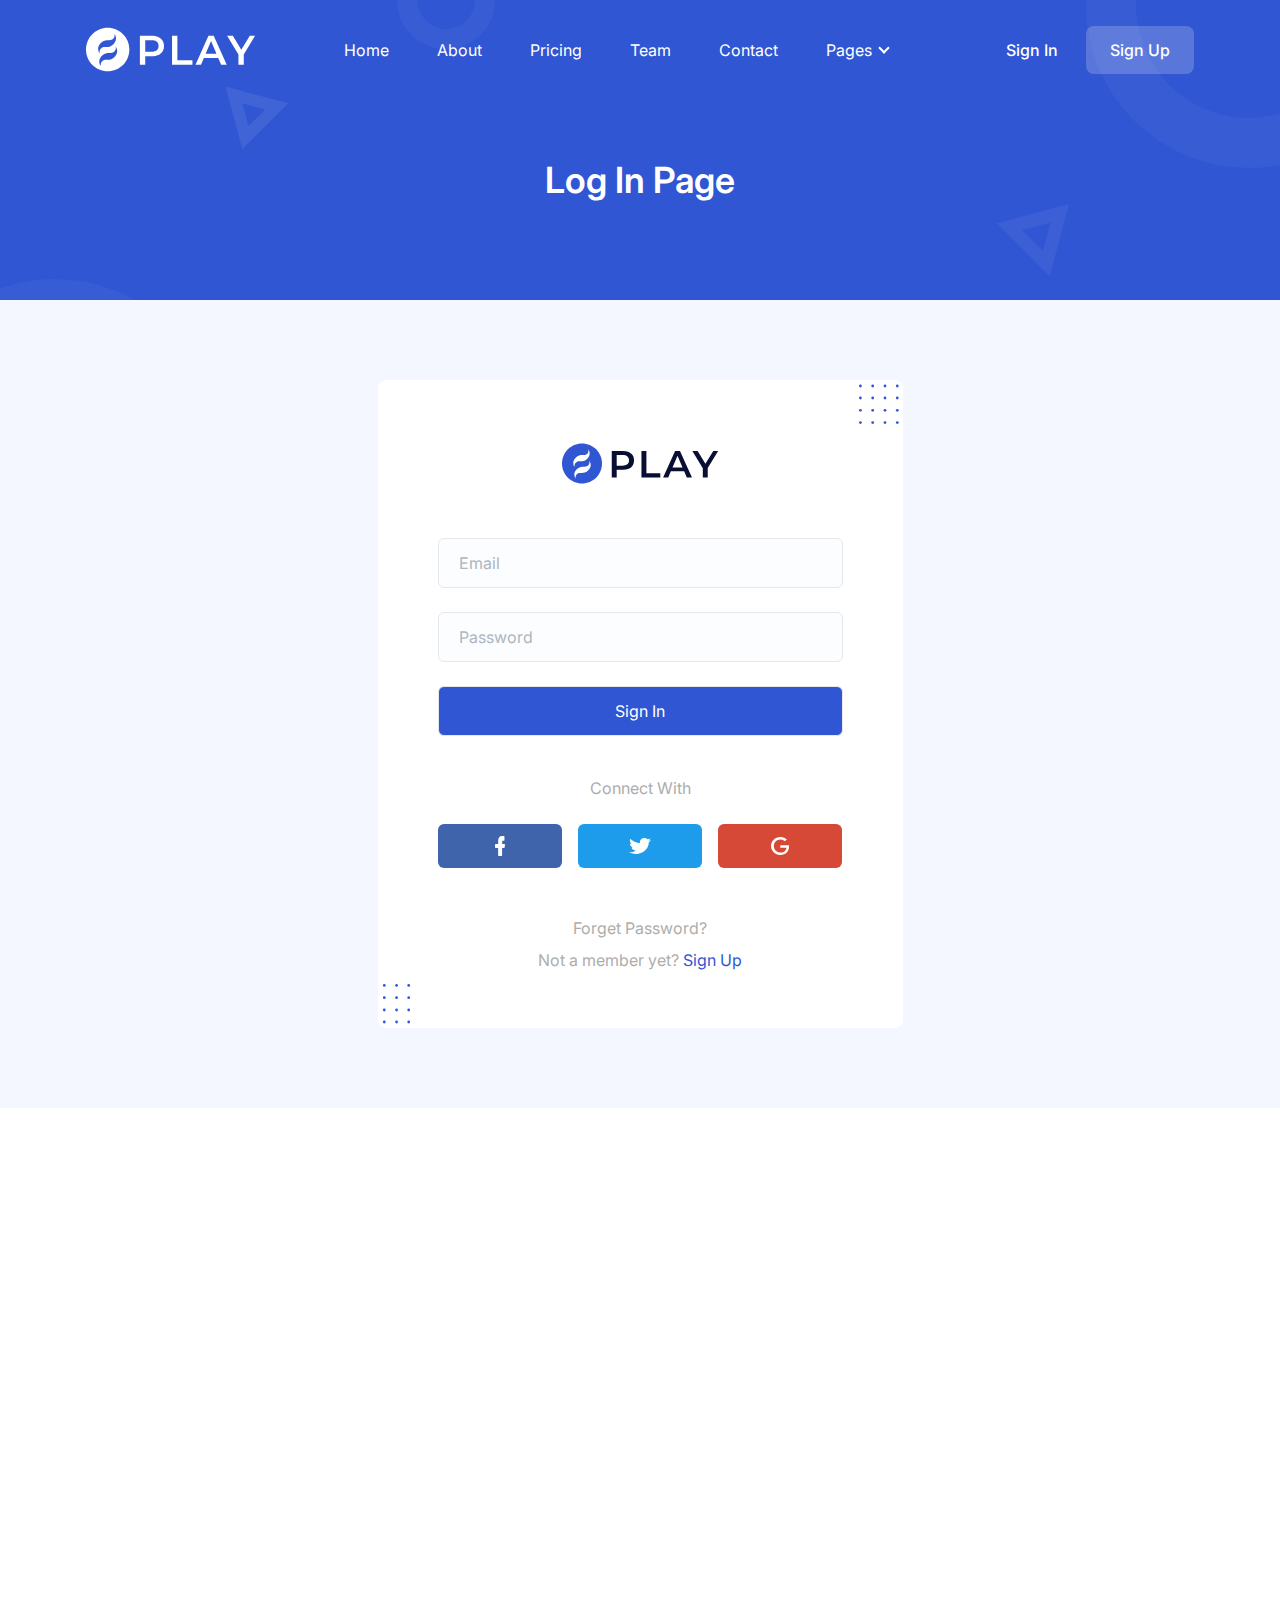
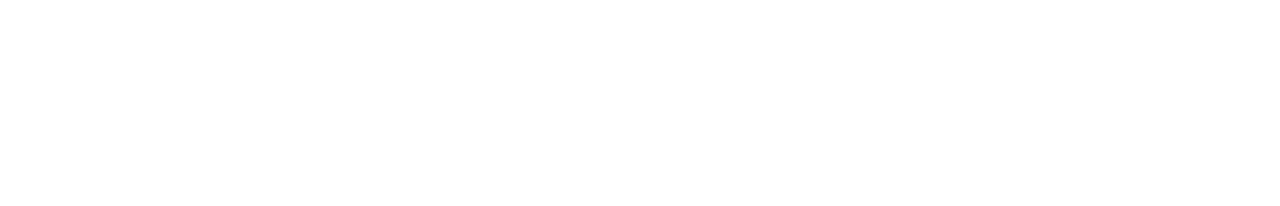
<file: signin.html>
<!DOCTYPE html>
<html lang="en">
  <head>
    <meta charset="UTF-8" />
    <meta http-equiv="X-UA-Compatible" content="IE=edge" />
    <meta name="viewport" content="width=device-width, initial-scale=1.0" />
    <title>Sign In | Play Tailwind</title>
    <link
      rel="shortcut icon"
      href="assets/images/favicon.png"
      type="image/x-icon"
    />
    <link rel="stylesheet" href="assets/css/animate.css" />
    <link rel="stylesheet" href="assets/css/tailwind.css" />

    <!-- ==== WOW JS ==== -->
    <script src="assets/js/wow.min.js"></script>
    <script>
      new WOW().init();
    </script>
  </head>
  <body>
    <!-- ====== Navbar Section Start -->
    <div
      class="ud-header absolute top-0 left-0 z-40 flex w-full items-center bg-transparent"
    >
      <div class="container">
        <div class="relative -mx-4 flex items-center justify-between">
          <div class="w-60 max-w-full px-4">
            <a href="index.html" class="navbar-logo block w-full py-5">
              <img
                src="assets/images/logo/logo-white.svg"
                alt="logo"
                class="header-logo w-full"
              />
            </a>
          </div>
          <div class="flex w-full items-center justify-between px-4">
            <div>
              <button
                id="navbarToggler"
                class="absolute right-4 top-1/2 block -translate-y-1/2 rounded-lg px-3 py-[6px] ring-primary focus:ring-2 lg:hidden"
              >
                <span
                  class="relative my-[6px] block h-[2px] w-[30px] bg-white"
                ></span>
                <span
                  class="relative my-[6px] block h-[2px] w-[30px] bg-white"
                ></span>
                <span
                  class="relative my-[6px] block h-[2px] w-[30px] bg-white"
                ></span>
              </button>
              <nav
                id="navbarCollapse"
                class="absolute right-4 top-full hidden w-full max-w-[250px] rounded-lg bg-white py-5 shadow-lg lg:static lg:block lg:w-full lg:max-w-full lg:bg-transparent lg:py-0 lg:px-4 lg:shadow-none xl:px-6"
              >
                <ul class="blcok lg:flex">
                  <li class="group relative">
                    <a
                      href="#home"
                      class="ud-menu-scroll mx-8 flex py-2 text-base text-dark group-hover:text-primary lg:mr-0 lg:inline-flex lg:py-6 lg:px-0 lg:text-white lg:group-hover:text-white lg:group-hover:opacity-70"
                    >
                      Home
                    </a>
                  </li>
                  <li class="group relative">
                    <a
                      href="/#about"
                      class="ud-menu-scroll mx-8 flex py-2 text-base text-dark group-hover:text-primary lg:mr-0 lg:ml-7 lg:inline-flex lg:py-6 lg:px-0 lg:text-white lg:group-hover:text-white lg:group-hover:opacity-70 xl:ml-12"
                    >
                      About
                    </a>
                  </li>
                  <li class="group relative">
                    <a
                      href="/#pricing"
                      class="ud-menu-scroll mx-8 flex py-2 text-base text-dark group-hover:text-primary lg:mr-0 lg:ml-7 lg:inline-flex lg:py-6 lg:px-0 lg:text-white lg:group-hover:text-white lg:group-hover:opacity-70 xl:ml-12"
                    >
                      Pricing
                    </a>
                  </li>
                  <li class="group relative">
                    <a
                      href="/#team"
                      class="ud-menu-scroll mx-8 flex py-2 text-base text-dark group-hover:text-primary lg:mr-0 lg:ml-7 lg:inline-flex lg:py-6 lg:px-0 lg:text-white lg:group-hover:text-white lg:group-hover:opacity-70 xl:ml-12"
                    >
                      Team
                    </a>
                  </li>
                  <li class="group relative">
                    <a
                      href="/#contact"
                      class="ud-menu-scroll mx-8 flex py-2 text-base text-dark group-hover:text-primary lg:mr-0 lg:ml-7 lg:inline-flex lg:py-6 lg:px-0 lg:text-white lg:group-hover:text-white lg:group-hover:opacity-70 xl:ml-12"
                    >
                      Contact
                    </a>
                  </li>
                  <li class="submenu-item group relative">
                    <a
                      href="javascript:void(0)"
                      class="relative mx-8 flex py-2 text-base text-dark after:absolute after:right-1 after:top-1/2 after:mt-[-2px] after:h-2 after:w-2 after:-translate-y-1/2 after:rotate-45 after:border-b-2 after:border-r-2 after:border-current group-hover:text-primary lg:mr-0 lg:ml-8 lg:inline-flex lg:py-6 lg:pl-0 lg:pr-4 lg:text-white lg:after:right-0 lg:group-hover:text-white lg:group-hover:opacity-70 xl:ml-12"
                    >
                      Pages
                    </a>
                    <div
                      class="submenu relative top-full left-0 hidden w-[250px] rounded-sm bg-white p-4 transition-[top] duration-300 group-hover:opacity-100 lg:invisible lg:absolute lg:top-[110%] lg:block lg:opacity-0 lg:shadow-lg lg:group-hover:visible lg:group-hover:top-full"
                    >
                      <a
                        href="about.html"
                        class="block rounded py-[10px] px-4 text-sm text-body-color hover:text-primary"
                      >
                        About Page
                      </a>
                      <a
                        href="pricing.html"
                        class="block rounded py-[10px] px-4 text-sm text-body-color hover:text-primary"
                      >
                        Pricing Page
                      </a>
                      <a
                        href="contact.html"
                        class="block rounded py-[10px] px-4 text-sm text-body-color hover:text-primary"
                      >
                        Contact Page
                      </a>
                      <a
                        href="blog-grids.html"
                        class="block rounded py-[10px] px-4 text-sm text-body-color hover:text-primary"
                      >
                        Blog Grid Page
                      </a>
                      <a
                        href="blog-details.html"
                        class="block rounded py-[10px] px-4 text-sm text-body-color hover:text-primary"
                      >
                        Blog Details Page
                      </a>

                      <a
                        href="signup.html"
                        class="block rounded py-[10px] px-4 text-sm text-body-color hover:text-primary"
                      >
                        Sign Up Page
                      </a>
                      <a
                        href="signin.html"
                        class="block rounded py-[10px] px-4 text-sm text-body-color hover:text-primary"
                      >
                        Sign In Page
                      </a>
                      <a
                        href="404.html"
                        class="block rounded py-[10px] px-4 text-sm text-body-color hover:text-primary"
                      >
                        404 Page
                      </a>
                    </div>
                  </li>
                </ul>
              </nav>
            </div>
            <div class="hidden justify-end pr-16 sm:flex lg:pr-0">
              <a
                href="signin.html"
                class="loginBtn py-3 px-7 text-base font-medium text-white hover:opacity-70"
              >
                Sign In
              </a>
              <a
                href="signup.html"
                class="signUpBtn rounded-lg bg-white bg-opacity-20 py-3 px-6 text-base font-medium text-white duration-300 ease-in-out hover:bg-opacity-100 hover:text-dark"
              >
                Sign Up
              </a>
            </div>
          </div>
        </div>
      </div>
    </div>
    <!-- ====== Navbar Section End -->

    <!-- ====== Banner Section Start -->
    <div
      class="relative z-10 overflow-hidden bg-primary pt-[120px] pb-[100px] md:pt-[130px] lg:pt-[160px]"
    >
      <div class="container">
        <div class="-mx-4 flex flex-wrap items-center">
          <div class="w-full px-4">
            <div class="text-center">
              <h1 class="text-4xl font-semibold text-white">Log In Page</h1>
            </div>
          </div>
        </div>
      </div>
      <div>
        <span class="absolute top-0 left-0 z-[-1]">
          <svg
            width="495"
            height="470"
            viewBox="0 0 495 470"
            fill="none"
            xmlns="http://www.w3.org/2000/svg"
          >
            <circle
              cx="55"
              cy="442"
              r="138"
              stroke="white"
              stroke-opacity="0.04"
              stroke-width="50"
            />
            <circle
              cx="446"
              r="39"
              stroke="white"
              stroke-opacity="0.04"
              stroke-width="20"
            />
            <path
              d="M245.406 137.609L233.985 94.9852L276.609 106.406L245.406 137.609Z"
              stroke="white"
              stroke-opacity="0.08"
              stroke-width="12"
            />
          </svg>
        </span>
        <span class="absolute top-0 right-0 z-[-1]">
          <svg
            width="493"
            height="470"
            viewBox="0 0 493 470"
            fill="none"
            xmlns="http://www.w3.org/2000/svg"
          >
            <circle
              cx="462"
              cy="5"
              r="138"
              stroke="white"
              stroke-opacity="0.04"
              stroke-width="50"
            />
            <circle
              cx="49"
              cy="470"
              r="39"
              stroke="white"
              stroke-opacity="0.04"
              stroke-width="20"
            />
            <path
              d="M222.393 226.701L272.808 213.192L259.299 263.607L222.393 226.701Z"
              stroke="white"
              stroke-opacity="0.06"
              stroke-width="13"
            />
          </svg>
        </span>
      </div>
    </div>
    <!-- ====== Banner Section End -->

    <!-- ====== Forms Section Start -->
    <section class="bg-[#F4F7FF] py-14 lg:py-20">
      <div class="container">
        <div class="-mx-4 flex flex-wrap">
          <div class="w-full px-4">
            <div
              class="wow fadeInUp relative mx-auto max-w-[525px] overflow-hidden rounded-lg bg-white py-14 px-8 text-center sm:px-12 md:px-[60px]"
              data-wow-delay=".15s"
            >
              <div class="mb-10 text-center">
                <a
                  href="javascript:void(0)"
                  class="mx-auto inline-block max-w-[160px]"
                >
                  <img src="assets/images/logo/logo.svg" alt="logo" />
                </a>
              </div>
              <form>
                <div class="mb-6">
                  <input
                    type="email"
                    placeholder="Email"
                    class="bordder-[#E9EDF4] w-full rounded-md border bg-[#FCFDFE] py-3 px-5 text-base text-body-color placeholder-[#ACB6BE] outline-none transition focus:border-primary focus-visible:shadow-none"
                  />
                </div>
                <div class="mb-6">
                  <input
                    type="password"
                    placeholder="Password"
                    class="bordder-[#E9EDF4] w-full rounded-md border bg-[#FCFDFE] py-3 px-5 text-base text-body-color placeholder-[#ACB6BE] outline-none transition focus:border-primary focus-visible:shadow-none"
                  />
                </div>
                <div class="mb-10">
                  <input
                    type="submit"
                    value="Sign In"
                    class="bordder-primary w-full cursor-pointer rounded-md border bg-primary py-3 px-5 text-base text-white transition duration-300 ease-in-out hover:shadow-md"
                  />
                </div>
              </form>
              <p class="mb-6 text-base text-[#adadad]">Connect With</p>
              <ul class="-mx-2 mb-12 flex justify-between">
                <li class="w-full px-2">
                  <a
                    href="javascript:void(0)"
                    class="flex h-11 items-center justify-center rounded-md bg-[#4064AC] transition hover:bg-opacity-90"
                  >
                    <svg
                      width="10"
                      height="20"
                      viewBox="0 0 10 20"
                      fill="none"
                      xmlns="http://www.w3.org/2000/svg"
                    >
                      <path
                        d="M9.29878 8H7.74898H7.19548V7.35484V5.35484V4.70968H7.74898H8.91133C9.21575 4.70968 9.46483 4.45161 9.46483 4.06452V0.645161C9.46483 0.290323 9.24343 0 8.91133 0H6.89106C4.70474 0 3.18262 1.80645 3.18262 4.48387V7.29032V7.93548H2.62912H0.747223C0.359774 7.93548 0 8.29032 0 8.80645V11.129C0 11.5806 0.304424 12 0.747223 12H2.57377H3.12727V12.6452V19.129C3.12727 19.5806 3.43169 20 3.87449 20H6.47593C6.64198 20 6.78036 19.9032 6.89106 19.7742C7.00176 19.6452 7.08478 19.4194 7.08478 19.2258V12.6774V12.0323H7.66596H8.91133C9.2711 12.0323 9.54785 11.7742 9.6032 11.3871V11.3548V11.3226L9.99065 9.09677C10.0183 8.87097 9.99065 8.6129 9.8246 8.35484C9.76925 8.19355 9.52018 8.03226 9.29878 8Z"
                        fill="white"
                      />
                    </svg>
                  </a>
                </li>
                <li class="w-full px-2">
                  <a
                    href="javascript:void(0)"
                    class="flex h-11 items-center justify-center rounded-md bg-[#1C9CEA] transition hover:bg-opacity-90"
                  >
                    <svg
                      width="22"
                      height="16"
                      viewBox="0 0 22 16"
                      fill="none"
                      xmlns="http://www.w3.org/2000/svg"
                    >
                      <path
                        d="M19.5516 2.75538L20.9 1.25245C21.2903 0.845401 21.3968 0.53229 21.4323 0.375734C20.3677 0.939335 19.3742 1.1272 18.7355 1.1272H18.4871L18.3452 1.00196C17.4935 0.344423 16.429 0 15.2935 0C12.8097 0 10.8581 1.81605 10.8581 3.91389C10.8581 4.03914 10.8581 4.22701 10.8935 4.35225L11 4.97847L10.2548 4.94716C5.7129 4.82192 1.9871 1.37769 1.38387 0.782779C0.390323 2.34834 0.958064 3.85127 1.56129 4.79061L2.76774 6.54403L0.851613 5.6047C0.887097 6.91977 1.45484 7.95303 2.55484 8.7045L3.5129 9.33072L2.55484 9.67515C3.15806 11.272 4.50645 11.9296 5.5 12.18L6.8129 12.4932L5.57097 13.2446C3.58387 14.4971 1.1 14.4031 0 14.3092C2.23548 15.6869 4.89677 16 6.74194 16C8.12581 16 9.15484 15.8748 9.40322 15.7808C19.3387 13.7143 19.8 5.8865 19.8 4.32094V4.10176L20.0129 3.97652C21.2194 2.97456 21.7161 2.44227 22 2.12916C21.8935 2.16047 21.7516 2.22309 21.6097 2.2544L19.5516 2.75538Z"
                        fill="white"
                      />
                    </svg>
                  </a>
                </li>
                <li class="w-full px-2">
                  <a
                    href="javascript:void(0)"
                    class="flex h-11 items-center justify-center rounded-md bg-[#D64937] transition hover:bg-opacity-90"
                  >
                    <svg
                      width="18"
                      height="18"
                      viewBox="0 0 18 18"
                      fill="none"
                      xmlns="http://www.w3.org/2000/svg"
                    >
                      <path
                        d="M17.8477 8.17132H9.29628V10.643H15.4342C15.1065 14.0743 12.2461 15.5574 9.47506 15.5574C5.95916 15.5574 2.8306 12.8821 2.8306 9.01461C2.8306 5.29251 5.81018 2.47185 9.47506 2.47185C12.2759 2.47185 13.9742 4.24567 13.9742 4.24567L15.7024 2.47185C15.7024 2.47185 13.3783 0.000145544 9.35587 0.000145544C4.05223 -0.0289334 0 4.30383 0 8.98553C0 13.5218 3.81386 18 9.44526 18C14.4212 18 17.9967 14.7141 17.9967 9.79974C18.0264 8.78198 17.8477 8.17132 17.8477 8.17132Z"
                        fill="white"
                      />
                    </svg>
                  </a>
                </li>
              </ul>
              <a
                href="javascript:void(0)"
                class="mb-2 inline-block text-base text-[#adadad] hover:text-primary"
              >
                Forget Password?
              </a>
              <p class="text-base text-[#adadad]">
                Not a member yet?
                <a href="signup.html" class="text-primary hover:underline">
                  Sign Up
                </a>
              </p>

              <div>
                <span class="absolute top-1 right-1">
                  <svg
                    width="40"
                    height="40"
                    viewBox="0 0 40 40"
                    fill="none"
                    xmlns="http://www.w3.org/2000/svg"
                  >
                    <circle
                      cx="1.39737"
                      cy="38.6026"
                      r="1.39737"
                      transform="rotate(-90 1.39737 38.6026)"
                      fill="#3056D3"
                    />
                    <circle
                      cx="1.39737"
                      cy="1.99122"
                      r="1.39737"
                      transform="rotate(-90 1.39737 1.99122)"
                      fill="#3056D3"
                    />
                    <circle
                      cx="13.6943"
                      cy="38.6026"
                      r="1.39737"
                      transform="rotate(-90 13.6943 38.6026)"
                      fill="#3056D3"
                    />
                    <circle
                      cx="13.6943"
                      cy="1.99122"
                      r="1.39737"
                      transform="rotate(-90 13.6943 1.99122)"
                      fill="#3056D3"
                    />
                    <circle
                      cx="25.9911"
                      cy="38.6026"
                      r="1.39737"
                      transform="rotate(-90 25.9911 38.6026)"
                      fill="#3056D3"
                    />
                    <circle
                      cx="25.9911"
                      cy="1.99122"
                      r="1.39737"
                      transform="rotate(-90 25.9911 1.99122)"
                      fill="#3056D3"
                    />
                    <circle
                      cx="38.288"
                      cy="38.6026"
                      r="1.39737"
                      transform="rotate(-90 38.288 38.6026)"
                      fill="#3056D3"
                    />
                    <circle
                      cx="38.288"
                      cy="1.99122"
                      r="1.39737"
                      transform="rotate(-90 38.288 1.99122)"
                      fill="#3056D3"
                    />
                    <circle
                      cx="1.39737"
                      cy="26.3057"
                      r="1.39737"
                      transform="rotate(-90 1.39737 26.3057)"
                      fill="#3056D3"
                    />
                    <circle
                      cx="13.6943"
                      cy="26.3057"
                      r="1.39737"
                      transform="rotate(-90 13.6943 26.3057)"
                      fill="#3056D3"
                    />
                    <circle
                      cx="25.9911"
                      cy="26.3057"
                      r="1.39737"
                      transform="rotate(-90 25.9911 26.3057)"
                      fill="#3056D3"
                    />
                    <circle
                      cx="38.288"
                      cy="26.3057"
                      r="1.39737"
                      transform="rotate(-90 38.288 26.3057)"
                      fill="#3056D3"
                    />
                    <circle
                      cx="1.39737"
                      cy="14.0086"
                      r="1.39737"
                      transform="rotate(-90 1.39737 14.0086)"
                      fill="#3056D3"
                    />
                    <circle
                      cx="13.6943"
                      cy="14.0086"
                      r="1.39737"
                      transform="rotate(-90 13.6943 14.0086)"
                      fill="#3056D3"
                    />
                    <circle
                      cx="25.9911"
                      cy="14.0086"
                      r="1.39737"
                      transform="rotate(-90 25.9911 14.0086)"
                      fill="#3056D3"
                    />
                    <circle
                      cx="38.288"
                      cy="14.0086"
                      r="1.39737"
                      transform="rotate(-90 38.288 14.0086)"
                      fill="#3056D3"
                    />
                  </svg>
                </span>
                <span class="absolute left-1 bottom-1">
                  <svg
                    width="29"
                    height="40"
                    viewBox="0 0 29 40"
                    fill="none"
                    xmlns="http://www.w3.org/2000/svg"
                  >
                    <circle
                      cx="2.288"
                      cy="25.9912"
                      r="1.39737"
                      transform="rotate(-90 2.288 25.9912)"
                      fill="#3056D3"
                    />
                    <circle
                      cx="14.5849"
                      cy="25.9911"
                      r="1.39737"
                      transform="rotate(-90 14.5849 25.9911)"
                      fill="#3056D3"
                    />
                    <circle
                      cx="26.7216"
                      cy="25.9911"
                      r="1.39737"
                      transform="rotate(-90 26.7216 25.9911)"
                      fill="#3056D3"
                    />
                    <circle
                      cx="2.288"
                      cy="13.6944"
                      r="1.39737"
                      transform="rotate(-90 2.288 13.6944)"
                      fill="#3056D3"
                    />
                    <circle
                      cx="14.5849"
                      cy="13.6943"
                      r="1.39737"
                      transform="rotate(-90 14.5849 13.6943)"
                      fill="#3056D3"
                    />
                    <circle
                      cx="26.7216"
                      cy="13.6943"
                      r="1.39737"
                      transform="rotate(-90 26.7216 13.6943)"
                      fill="#3056D3"
                    />
                    <circle
                      cx="2.288"
                      cy="38.0087"
                      r="1.39737"
                      transform="rotate(-90 2.288 38.0087)"
                      fill="#3056D3"
                    />
                    <circle
                      cx="2.288"
                      cy="1.39739"
                      r="1.39737"
                      transform="rotate(-90 2.288 1.39739)"
                      fill="#3056D3"
                    />
                    <circle
                      cx="14.5849"
                      cy="38.0089"
                      r="1.39737"
                      transform="rotate(-90 14.5849 38.0089)"
                      fill="#3056D3"
                    />
                    <circle
                      cx="26.7216"
                      cy="38.0089"
                      r="1.39737"
                      transform="rotate(-90 26.7216 38.0089)"
                      fill="#3056D3"
                    />
                    <circle
                      cx="14.5849"
                      cy="1.39761"
                      r="1.39737"
                      transform="rotate(-90 14.5849 1.39761)"
                      fill="#3056D3"
                    />
                    <circle
                      cx="26.7216"
                      cy="1.39761"
                      r="1.39737"
                      transform="rotate(-90 26.7216 1.39761)"
                      fill="#3056D3"
                    />
                  </svg>
                </span>
              </div>
            </div>
          </div>
        </div>
      </div>
    </section>
    <!-- ====== Forms Section End -->

    <!-- ====== Footer Section Start -->
    <footer
      class="wow fadeInUp relative z-10 bg-black pt-20 lg:pt-[120px]"
      data-wow-delay=".15s"
    >
      <div class="container">
        <div class="-mx-4 flex flex-wrap">
          <div class="w-full px-4 sm:w-1/2 md:w-1/2 lg:w-4/12 xl:w-3/12">
            <div class="mb-10 w-full">
              <a
                href="javascript:void(0)"
                class="mb-6 inline-block max-w-[160px]"
              >
                <img
                  src="assets/images/logo/logo-white.svg"
                  alt="logo"
                  class="max-w-full"
                />
              </a>
              <p class="mb-7 text-base text-[#f3f4fe]">
                We create digital experiences for brands and companies by using
                technology.
              </p>
              <div class="-mx-3 flex items-center">
                <a
                  href="javascript:void(0)"
                  class="px-3 text-[#dddddd] hover:text-white"
                >
                  <svg
                    width="10"
                    height="18"
                    viewBox="0 0 10 18"
                    class="fill-current"
                  >
                    <path
                      d="M9.00007 6.82105H7.50006H6.96434V6.27097V4.56571V4.01562H7.50006H8.62507C8.91971 4.01562 9.16078 3.79559 9.16078 3.46554V0.550085C9.16078 0.247538 8.9465 0 8.62507 0H6.66969C4.55361 0 3.08038 1.54024 3.08038 3.82309V6.21596V6.76605H2.54466H0.72322C0.348217 6.76605 0 7.06859 0 7.50866V9.48897C0 9.87402 0.294645 10.2316 0.72322 10.2316H2.49109H3.02681V10.7817V16.31C3.02681 16.6951 3.32145 17.0526 3.75003 17.0526H6.26791C6.42862 17.0526 6.56255 16.9701 6.66969 16.8601C6.77684 16.7501 6.8572 16.5576 6.8572 16.3925V10.8092V10.2591H7.4197H8.62507C8.97328 10.2591 9.24114 10.0391 9.29471 9.709V9.6815V9.65399L9.66972 7.7562C9.6965 7.56367 9.66972 7.34363 9.509 7.1236C9.45543 6.98608 9.21436 6.84856 9.00007 6.82105Z"
                    />
                  </svg>
                </a>
                <a
                  href="javascript:void(0)"
                  class="px-3 text-[#dddddd] hover:text-white"
                >
                  <svg
                    width="19"
                    height="15"
                    viewBox="0 0 19 15"
                    class="fill-current"
                  >
                    <path
                      d="M16.2622 3.17878L17.33 1.93293C17.6391 1.59551 17.7234 1.33595 17.7515 1.20618C16.9085 1.67337 16.1217 1.82911 15.6159 1.82911H15.4192L15.3068 1.72528C14.6324 1.18022 13.7894 0.894714 12.8902 0.894714C10.9233 0.894714 9.37779 2.40012 9.37779 4.13913C9.37779 4.24295 9.37779 4.39868 9.40589 4.5025L9.49019 5.02161L8.90009 4.99565C5.30334 4.89183 2.35288 2.03675 1.87518 1.5436C1.08839 2.84136 1.53799 4.08722 2.01568 4.86587L2.97107 6.31937L1.45369 5.54071C1.48179 6.63084 1.93138 7.48736 2.80247 8.11029L3.56116 8.62939L2.80247 8.9149C3.28017 10.2386 4.34795 10.7837 5.13474 10.9913L6.17443 11.2509L5.19094 11.8738C3.61736 12.912 1.65039 12.8342 0.779297 12.7563C2.54957 13.8983 4.65705 14.1579 6.11823 14.1579C7.21412 14.1579 8.02901 14.0541 8.2257 13.9762C16.0936 12.2631 16.4589 5.77431 16.4589 4.47655V4.29486L16.6275 4.19104C17.5829 3.36047 17.9763 2.91923 18.2011 2.65967C18.1168 2.68563 18.0044 2.73754 17.892 2.7635L16.2622 3.17878Z"
                    />
                  </svg>
                </a>
                <a
                  href="javascript:void(0)"
                  class="px-3 text-[#dddddd] hover:text-white"
                >
                  <svg
                    width="18"
                    height="18"
                    viewBox="0 0 18 18"
                    class="fill-current"
                  >
                    <path
                      d="M8.91688 12.4995C10.6918 12.4995 12.1306 11.0911 12.1306 9.35385C12.1306 7.61655 10.6918 6.20819 8.91688 6.20819C7.14197 6.20819 5.70312 7.61655 5.70312 9.35385C5.70312 11.0911 7.14197 12.4995 8.91688 12.4995Z"
                    />
                    <path
                      d="M12.4078 0.947388H5.37075C2.57257 0.947388 0.300781 3.17104 0.300781 5.90993V12.7436C0.300781 15.5367 2.57257 17.7604 5.37075 17.7604H12.3524C15.2059 17.7604 17.4777 15.5367 17.4777 12.7978V5.90993C17.4777 3.17104 15.2059 0.947388 12.4078 0.947388ZM8.91696 13.4758C6.56206 13.4758 4.70584 11.6047 4.70584 9.35389C4.70584 7.10312 6.58976 5.23199 8.91696 5.23199C11.2165 5.23199 13.1004 7.10312 13.1004 9.35389C13.1004 11.6047 11.2442 13.4758 8.91696 13.4758ZM14.735 5.61164C14.4579 5.90993 14.0423 6.07264 13.5714 6.07264C13.1558 6.07264 12.7402 5.90993 12.4078 5.61164C12.103 5.31334 11.9368 4.9337 11.9368 4.47269C11.9368 4.01169 12.103 3.65916 12.4078 3.33375C12.7125 3.00834 13.1004 2.84563 13.5714 2.84563C13.9869 2.84563 14.4302 3.00834 14.735 3.30663C15.012 3.65916 15.2059 4.06593 15.2059 4.49981C15.1782 4.9337 15.012 5.31334 14.735 5.61164Z"
                    />
                    <path
                      d="M13.5985 3.82184C13.2383 3.82184 12.9336 4.12013 12.9336 4.47266C12.9336 4.82519 13.2383 5.12349 13.5985 5.12349C13.9587 5.12349 14.2634 4.82519 14.2634 4.47266C14.2634 4.12013 13.9864 3.82184 13.5985 3.82184Z"
                    />
                  </svg>
                </a>
                <a
                  href="javascript:void(0)"
                  class="px-3 text-[#dddddd] hover:text-white"
                >
                  <svg
                    width="18"
                    height="18"
                    viewBox="0 0 18 18"
                    class="fill-current"
                  >
                    <path
                      d="M16.7821 0.947388H1.84847C1.14272 0.947388 0.578125 1.49747 0.578125 2.18508V16.7623C0.578125 17.4224 1.14272 18 1.84847 18H16.7257C17.4314 18 17.996 17.4499 17.996 16.7623V2.15757C18.0525 1.49747 17.4879 0.947388 16.7821 0.947388ZM5.7442 15.4421H3.17528V7.32837H5.7442V15.4421ZM4.44563 6.2007C3.59873 6.2007 2.94944 5.5406 2.94944 4.74297C2.94944 3.94535 3.62696 3.28525 4.44563 3.28525C5.26429 3.28525 5.94181 3.94535 5.94181 4.74297C5.94181 5.5406 5.32075 6.2007 4.44563 6.2007ZM15.4835 15.4421H12.9146V11.509C12.9146 10.5739 12.8864 9.33618 11.5596 9.33618C10.2045 9.33618 10.0069 10.3813 10.0069 11.4265V15.4421H7.438V7.32837H9.95046V8.45605H9.9787C10.3457 7.79594 11.1644 7.13584 12.4347 7.13584C15.0601 7.13584 15.54 8.7861 15.54 11.0414V15.4421H15.4835Z"
                    />
                  </svg>
                </a>
              </div>
            </div>
          </div>
          <div class="w-full px-4 sm:w-1/2 md:w-1/2 lg:w-2/12 xl:w-2/12">
            <div class="mb-10 w-full">
              <h4 class="mb-9 text-lg font-semibold text-white">About Us</h4>
              <ul>
                <li>
                  <a
                    href="javascript:void(0)"
                    class="mb-2 inline-block text-base leading-loose text-[#f3f4fe] hover:text-primary"
                  >
                    Home
                  </a>
                </li>
                <li>
                  <a
                    href="javascript:void(0)"
                    class="mb-2 inline-block text-base leading-loose text-[#f3f4fe] hover:text-primary"
                  >
                    Features
                  </a>
                </li>
                <li>
                  <a
                    href="javascript:void(0)"
                    class="mb-2 inline-block text-base leading-loose text-[#f3f4fe] hover:text-primary"
                  >
                    About
                  </a>
                </li>
                <li>
                  <a
                    href="javascript:void(0)"
                    class="mb-2 inline-block text-base leading-loose text-[#f3f4fe] hover:text-primary"
                  >
                    Testimonial
                  </a>
                </li>
              </ul>
            </div>
          </div>
          <div class="w-full px-4 sm:w-1/2 md:w-1/2 lg:w-3/12 xl:w-2/12">
            <div class="mb-10 w-full">
              <h4 class="mb-9 text-lg font-semibold text-white">Features</h4>
              <ul>
                <li>
                  <a
                    href="javascript:void(0)"
                    class="mb-2 inline-block text-base leading-loose text-[#f3f4fe] hover:text-primary"
                  >
                    How it works
                  </a>
                </li>
                <li>
                  <a
                    href="javascript:void(0)"
                    class="mb-2 inline-block text-base leading-loose text-[#f3f4fe] hover:text-primary"
                  >
                    Privacy policy
                  </a>
                </li>
                <li>
                  <a
                    href="javascript:void(0)"
                    class="mb-2 inline-block text-base leading-loose text-[#f3f4fe] hover:text-primary"
                  >
                    Terms of Service
                  </a>
                </li>
                <li>
                  <a
                    href="javascript:void(0)"
                    class="mb-2 inline-block text-base leading-loose text-[#f3f4fe] hover:text-primary"
                  >
                    Refund policy
                  </a>
                </li>
              </ul>
            </div>
          </div>
          <div class="w-full px-4 sm:w-1/2 md:w-1/2 lg:w-3/12 xl:w-2/12">
            <div class="mb-10 w-full">
              <h4 class="mb-9 text-lg font-semibold text-white">
                Our Products
              </h4>
              <ul>
                <li>
                  <a
                    href="javascript:void(0)"
                    class="mb-2 inline-block text-base leading-loose text-[#f3f4fe] hover:text-primary"
                  >
                    LineIcons
                  </a>
                </li>
                <li>
                  <a
                    href="javascript:void(0)"
                    class="mb-2 inline-block text-base leading-loose text-[#f3f4fe] hover:text-primary"
                  >
                    Ecommerce HTML
                  </a>
                </li>
                <li>
                  <a
                    href="javascript:void(0)"
                    class="mb-2 inline-block text-base leading-loose text-[#f3f4fe] hover:text-primary"
                  >
                    Ayro UI
                  </a>
                </li>
                <li>
                  <a
                    href="javascript:void(0)"
                    class="mb-2 inline-block text-base leading-loose text-[#f3f4fe] hover:text-primary"
                  >
                    PlainAdmin
                  </a>
                </li>
              </ul>
            </div>
          </div>
          <div class="w-full px-4 md:w-2/3 lg:w-6/12 xl:w-3/12">
            <div class="mb-10 w-full">
              <h4 class="mb-9 text-lg font-semibold text-white">Partners</h4>
              <ul class="flex flex-wrap items-center">
                <li>
                  <a
                    href="https://tailgrids.com"
                    rel="nofollow noopner"
                    target="_blank"
                    class="mb-6 mr-5 block max-w-[120px] xl:max-w-[100px] 2xl:max-w-[120px]"
                  >
                    <img
                      src="assets/images/footer/brands/tailgrids.svg"
                      alt="tailgrids"
                    />
                  </a>
                </li>
                <li>
                  <a
                    href="https://ayroui.com"
                    rel="nofollow noopner"
                    target="_blank"
                    class="mb-6 mr-5 block max-w-[120px] xl:max-w-[100px] 2xl:max-w-[120px]"
                  >
                    <img
                      src="assets/images/footer/brands/ayroui.svg"
                      alt="ayroui"
                    />
                  </a>
                </li>
                <li>
                  <a
                    href="https://ecommercehtml.com"
                    rel="nofollow noopner"
                    target="_blank"
                    class="mb-6 mr-5 block max-w-[120px] xl:max-w-[100px] 2xl:max-w-[120px]"
                  >
                    <img
                      src="assets/images/footer/brands/ecommerce-html.svg"
                      alt="ecommerce-html"
                    />
                  </a>
                </li>
                <li>
                  <a
                    href="https://graygrids.com"
                    rel="nofollow noopner"
                    target="_blank"
                    class="mb-6 mr-5 block max-w-[120px] xl:max-w-[100px] 2xl:max-w-[120px]"
                  >
                    <img
                      src="assets/images/footer/brands/graygrids.svg"
                      alt="graygrids"
                    />
                  </a>
                </li>
                <li>
                  <a
                    href="https://lineicons.com"
                    rel="nofollow noopner"
                    target="_blank"
                    class="mb-6 mr-5 block max-w-[120px] xl:max-w-[100px] 2xl:max-w-[120px]"
                  >
                    <img
                      src="assets/images/footer/brands/lineicons.svg"
                      alt="lineicons"
                    />
                  </a>
                </li>
                <li>
                  <a
                    href="https://uideck.com"
                    rel="nofollow noopner"
                    target="_blank"
                    class="mb-6 mr-5 block max-w-[120px] xl:max-w-[100px] 2xl:max-w-[120px]"
                  >
                    <img
                      src="assets/images/footer/brands/uideck.svg"
                      alt="uideck"
                    />
                  </a>
                </li>
              </ul>
            </div>
          </div>
        </div>
      </div>

      <div class="mt-12 border-t border-opacity-40 py-8 lg:mt-[60px]">
        <div class="container">
          <div class="-mx-4 flex flex-wrap">
            <div class="w-full px-4 md:w-2/3 lg:w-1/2">
              <div class="my-1">
                <div
                  class="-mx-3 flex items-center justify-center md:justify-start"
                >
                  <a
                    href="javascript:void(0)"
                    class="px-3 text-base text-[#f3f4fe] hover:text-primary"
                  >
                    Privacy policy
                  </a>
                  <a
                    href="javascript:void(0)"
                    class="px-3 text-base text-[#f3f4fe] hover:text-primary"
                  >
                    Legal notice
                  </a>
                  <a
                    href="javascript:void(0)"
                    class="px-3 text-base text-[#f3f4fe] hover:text-primary"
                  >
                    Terms of service
                  </a>
                </div>
              </div>
            </div>
            <div class="w-full px-4 md:w-1/3 lg:w-1/2">
              <div class="my-1 flex justify-center md:justify-end">
                <p class="text-base text-[#f3f4fe]">
                  Designed and Developed by
                  <a
                    href="https://tailgrids.com"
                    rel="nofollow noopner"
                    target="_blank"
                    class="text-primary hover:underline"
                  >
                    TailGrids and UIdeck
                  </a>
                </p>
              </div>
            </div>
          </div>
        </div>
      </div>

      <div>
        <span class="absolute left-0 top-0 z-[-1]">
          <img src="assets/images/footer/shape-1.svg" alt="" />
        </span>

        <span class="absolute bottom-0 right-0 z-[-1]">
          <img src="assets/images/footer/shape-3.svg" alt="" />
        </span>

        <span class="absolute top-0 right-0 z-[-1]">
          <svg
            width="102"
            height="102"
            viewBox="0 0 102 102"
            fill="none"
            xmlns="http://www.w3.org/2000/svg"
          >
            <path
              d="M1.8667 33.1956C2.89765 33.1956 3.7334 34.0318 3.7334 35.0633C3.7334 36.0947 2.89765 36.9309 1.8667 36.9309C0.835744 36.9309 4.50645e-08 36.0947 0 35.0633C-4.50645e-08 34.0318 0.835744 33.1956 1.8667 33.1956Z"
              fill="white"
              fill-opacity="0.08"
            ></path>
            <path
              d="M18.2939 33.1956C19.3249 33.1956 20.1606 34.0318 20.1606 35.0633C20.1606 36.0947 19.3249 36.9309 18.2939 36.9309C17.263 36.9309 16.4272 36.0947 16.4272 35.0633C16.4272 34.0318 17.263 33.1956 18.2939 33.1956Z"
              fill="white"
              fill-opacity="0.08"
            ></path>
            <path
              d="M34.7209 33.195C35.7519 33.195 36.5876 34.0311 36.5876 35.0626C36.5876 36.0941 35.7519 36.9303 34.7209 36.9303C33.69 36.9303 32.8542 36.0941 32.8542 35.0626C32.8542 34.0311 33.69 33.195 34.7209 33.195Z"
              fill="white"
              fill-opacity="0.08"
            ></path>
            <path
              d="M50.9341 33.195C51.965 33.195 52.8008 34.0311 52.8008 35.0626C52.8008 36.0941 51.965 36.9303 50.9341 36.9303C49.9031 36.9303 49.0674 36.0941 49.0674 35.0626C49.0674 34.0311 49.9031 33.195 50.9341 33.195Z"
              fill="white"
              fill-opacity="0.08"
            ></path>
            <path
              d="M1.8667 16.7605C2.89765 16.7605 3.7334 17.5966 3.7334 18.6281C3.7334 19.6596 2.89765 20.4957 1.8667 20.4957C0.835744 20.4957 4.50645e-08 19.6596 0 18.6281C-4.50645e-08 17.5966 0.835744 16.7605 1.8667 16.7605Z"
              fill="white"
              fill-opacity="0.08"
            ></path>
            <path
              d="M18.2939 16.7605C19.3249 16.7605 20.1606 17.5966 20.1606 18.6281C20.1606 19.6596 19.3249 20.4957 18.2939 20.4957C17.263 20.4957 16.4272 19.6596 16.4272 18.6281C16.4272 17.5966 17.263 16.7605 18.2939 16.7605Z"
              fill="white"
              fill-opacity="0.08"
            ></path>
            <path
              d="M34.7209 16.7605C35.7519 16.7605 36.5876 17.5966 36.5876 18.6281C36.5876 19.6596 35.7519 20.4957 34.7209 20.4957C33.69 20.4957 32.8542 19.6596 32.8542 18.6281C32.8542 17.5966 33.69 16.7605 34.7209 16.7605Z"
              fill="white"
              fill-opacity="0.08"
            ></path>
            <path
              d="M50.9341 16.7605C51.965 16.7605 52.8008 17.5966 52.8008 18.6281C52.8008 19.6596 51.965 20.4957 50.9341 20.4957C49.9031 20.4957 49.0674 19.6596 49.0674 18.6281C49.0674 17.5966 49.9031 16.7605 50.9341 16.7605Z"
              fill="white"
              fill-opacity="0.08"
            ></path>
            <path
              d="M1.8667 0.324951C2.89765 0.324951 3.7334 1.16115 3.7334 2.19261C3.7334 3.22408 2.89765 4.06024 1.8667 4.06024C0.835744 4.06024 4.50645e-08 3.22408 0 2.19261C-4.50645e-08 1.16115 0.835744 0.324951 1.8667 0.324951Z"
              fill="white"
              fill-opacity="0.08"
            ></path>
            <path
              d="M18.2939 0.324951C19.3249 0.324951 20.1606 1.16115 20.1606 2.19261C20.1606 3.22408 19.3249 4.06024 18.2939 4.06024C17.263 4.06024 16.4272 3.22408 16.4272 2.19261C16.4272 1.16115 17.263 0.324951 18.2939 0.324951Z"
              fill="white"
              fill-opacity="0.08"
            ></path>
            <path
              d="M34.7209 0.325302C35.7519 0.325302 36.5876 1.16147 36.5876 2.19293C36.5876 3.2244 35.7519 4.06056 34.7209 4.06056C33.69 4.06056 32.8542 3.2244 32.8542 2.19293C32.8542 1.16147 33.69 0.325302 34.7209 0.325302Z"
              fill="white"
              fill-opacity="0.08"
            ></path>
            <path
              d="M50.9341 0.325302C51.965 0.325302 52.8008 1.16147 52.8008 2.19293C52.8008 3.2244 51.965 4.06056 50.9341 4.06056C49.9031 4.06056 49.0674 3.2244 49.0674 2.19293C49.0674 1.16147 49.9031 0.325302 50.9341 0.325302Z"
              fill="white"
              fill-opacity="0.08"
            ></path>
            <path
              d="M66.9037 33.1956C67.9346 33.1956 68.7704 34.0318 68.7704 35.0633C68.7704 36.0947 67.9346 36.9309 66.9037 36.9309C65.8727 36.9309 65.037 36.0947 65.037 35.0633C65.037 34.0318 65.8727 33.1956 66.9037 33.1956Z"
              fill="white"
              fill-opacity="0.08"
            ></path>
            <path
              d="M83.3307 33.1956C84.3616 33.1956 85.1974 34.0318 85.1974 35.0633C85.1974 36.0947 84.3616 36.9309 83.3307 36.9309C82.2997 36.9309 81.464 36.0947 81.464 35.0633C81.464 34.0318 82.2997 33.1956 83.3307 33.1956Z"
              fill="white"
              fill-opacity="0.08"
            ></path>
            <path
              d="M99.7576 33.1956C100.789 33.1956 101.624 34.0318 101.624 35.0633C101.624 36.0947 100.789 36.9309 99.7576 36.9309C98.7266 36.9309 97.8909 36.0947 97.8909 35.0633C97.8909 34.0318 98.7266 33.1956 99.7576 33.1956Z"
              fill="white"
              fill-opacity="0.08"
            ></path>
            <path
              d="M66.9037 16.7605C67.9346 16.7605 68.7704 17.5966 68.7704 18.6281C68.7704 19.6596 67.9346 20.4957 66.9037 20.4957C65.8727 20.4957 65.037 19.6596 65.037 18.6281C65.037 17.5966 65.8727 16.7605 66.9037 16.7605Z"
              fill="white"
              fill-opacity="0.08"
            ></path>
            <path
              d="M83.3307 16.7605C84.3616 16.7605 85.1974 17.5966 85.1974 18.6281C85.1974 19.6596 84.3616 20.4957 83.3307 20.4957C82.2997 20.4957 81.464 19.6596 81.464 18.6281C81.464 17.5966 82.2997 16.7605 83.3307 16.7605Z"
              fill="white"
              fill-opacity="0.08"
            ></path>
            <path
              d="M99.7576 16.7605C100.789 16.7605 101.624 17.5966 101.624 18.6281C101.624 19.6596 100.789 20.4957 99.7576 20.4957C98.7266 20.4957 97.8909 19.6596 97.8909 18.6281C97.8909 17.5966 98.7266 16.7605 99.7576 16.7605Z"
              fill="white"
              fill-opacity="0.08"
            ></path>
            <path
              d="M66.9037 0.324966C67.9346 0.324966 68.7704 1.16115 68.7704 2.19261C68.7704 3.22408 67.9346 4.06024 66.9037 4.06024C65.8727 4.06024 65.037 3.22408 65.037 2.19261C65.037 1.16115 65.8727 0.324966 66.9037 0.324966Z"
              fill="white"
              fill-opacity="0.08"
            ></path>
            <path
              d="M83.3307 0.324951C84.3616 0.324951 85.1974 1.16115 85.1974 2.19261C85.1974 3.22408 84.3616 4.06024 83.3307 4.06024C82.2997 4.06024 81.464 3.22408 81.464 2.19261C81.464 1.16115 82.2997 0.324951 83.3307 0.324951Z"
              fill="white"
              fill-opacity="0.08"
            ></path>
            <path
              d="M99.7576 0.324951C100.789 0.324951 101.624 1.16115 101.624 2.19261C101.624 3.22408 100.789 4.06024 99.7576 4.06024C98.7266 4.06024 97.8909 3.22408 97.8909 2.19261C97.8909 1.16115 98.7266 0.324951 99.7576 0.324951Z"
              fill="white"
              fill-opacity="0.08"
            ></path>
            <path
              d="M1.8667 82.2029C2.89765 82.2029 3.7334 83.039 3.7334 84.0705C3.7334 85.102 2.89765 85.9382 1.8667 85.9382C0.835744 85.9382 4.50645e-08 85.102 0 84.0705C-4.50645e-08 83.039 0.835744 82.2029 1.8667 82.2029Z"
              fill="white"
              fill-opacity="0.08"
            ></path>
            <path
              d="M18.2939 82.2029C19.3249 82.2029 20.1606 83.039 20.1606 84.0705C20.1606 85.102 19.3249 85.9382 18.2939 85.9382C17.263 85.9382 16.4272 85.102 16.4272 84.0705C16.4272 83.039 17.263 82.2029 18.2939 82.2029Z"
              fill="white"
              fill-opacity="0.08"
            ></path>
            <path
              d="M34.7209 82.2026C35.7519 82.2026 36.5876 83.0387 36.5876 84.0702C36.5876 85.1017 35.7519 85.9378 34.7209 85.9378C33.69 85.9378 32.8542 85.1017 32.8542 84.0702C32.8542 83.0387 33.69 82.2026 34.7209 82.2026Z"
              fill="white"
              fill-opacity="0.08"
            ></path>
            <path
              d="M50.9341 82.2026C51.965 82.2026 52.8008 83.0387 52.8008 84.0702C52.8008 85.1017 51.965 85.9378 50.9341 85.9378C49.9031 85.9378 49.0674 85.1017 49.0674 84.0702C49.0674 83.0387 49.9031 82.2026 50.9341 82.2026Z"
              fill="white"
              fill-opacity="0.08"
            ></path>
            <path
              d="M1.8667 65.7677C2.89765 65.7677 3.7334 66.6039 3.7334 67.6353C3.7334 68.6668 2.89765 69.503 1.8667 69.503C0.835744 69.503 4.50645e-08 68.6668 0 67.6353C-4.50645e-08 66.6039 0.835744 65.7677 1.8667 65.7677Z"
              fill="white"
              fill-opacity="0.08"
            ></path>
            <path
              d="M18.2939 65.7677C19.3249 65.7677 20.1606 66.6039 20.1606 67.6353C20.1606 68.6668 19.3249 69.503 18.2939 69.503C17.263 69.503 16.4272 68.6668 16.4272 67.6353C16.4272 66.6039 17.263 65.7677 18.2939 65.7677Z"
              fill="white"
              fill-opacity="0.08"
            ></path>
            <path
              d="M34.7209 65.7674C35.7519 65.7674 36.5876 66.6036 36.5876 67.635C36.5876 68.6665 35.7519 69.5027 34.7209 69.5027C33.69 69.5027 32.8542 68.6665 32.8542 67.635C32.8542 66.6036 33.69 65.7674 34.7209 65.7674Z"
              fill="white"
              fill-opacity="0.08"
            ></path>
            <path
              d="M50.9341 65.7674C51.965 65.7674 52.8008 66.6036 52.8008 67.635C52.8008 68.6665 51.965 69.5027 50.9341 69.5027C49.9031 69.5027 49.0674 68.6665 49.0674 67.635C49.0674 66.6036 49.9031 65.7674 50.9341 65.7674Z"
              fill="white"
              fill-opacity="0.08"
            ></path>
            <path
              d="M1.8667 98.2644C2.89765 98.2644 3.7334 99.1005 3.7334 100.132C3.7334 101.163 2.89765 102 1.8667 102C0.835744 102 4.50645e-08 101.163 0 100.132C-4.50645e-08 99.1005 0.835744 98.2644 1.8667 98.2644Z"
              fill="white"
              fill-opacity="0.08"
            ></path>
            <path
              d="M1.8667 49.3322C2.89765 49.3322 3.7334 50.1684 3.7334 51.1998C3.7334 52.2313 2.89765 53.0675 1.8667 53.0675C0.835744 53.0675 4.50645e-08 52.2313 0 51.1998C-4.50645e-08 50.1684 0.835744 49.3322 1.8667 49.3322Z"
              fill="white"
              fill-opacity="0.08"
            ></path>
            <path
              d="M18.2939 98.2644C19.3249 98.2644 20.1606 99.1005 20.1606 100.132C20.1606 101.163 19.3249 102 18.2939 102C17.263 102 16.4272 101.163 16.4272 100.132C16.4272 99.1005 17.263 98.2644 18.2939 98.2644Z"
              fill="white"
              fill-opacity="0.08"
            ></path>
            <path
              d="M18.2939 49.3322C19.3249 49.3322 20.1606 50.1684 20.1606 51.1998C20.1606 52.2313 19.3249 53.0675 18.2939 53.0675C17.263 53.0675 16.4272 52.2313 16.4272 51.1998C16.4272 50.1684 17.263 49.3322 18.2939 49.3322Z"
              fill="white"
              fill-opacity="0.08"
            ></path>
            <path
              d="M34.7209 98.2647C35.7519 98.2647 36.5876 99.1008 36.5876 100.132C36.5876 101.164 35.7519 102 34.7209 102C33.69 102 32.8542 101.164 32.8542 100.132C32.8542 99.1008 33.69 98.2647 34.7209 98.2647Z"
              fill="white"
              fill-opacity="0.08"
            ></path>
            <path
              d="M50.9341 98.2647C51.965 98.2647 52.8008 99.1008 52.8008 100.132C52.8008 101.164 51.965 102 50.9341 102C49.9031 102 49.0674 101.164 49.0674 100.132C49.0674 99.1008 49.9031 98.2647 50.9341 98.2647Z"
              fill="white"
              fill-opacity="0.08"
            ></path>
            <path
              d="M34.7209 49.3326C35.7519 49.3326 36.5876 50.1687 36.5876 51.2002C36.5876 52.2317 35.7519 53.0678 34.7209 53.0678C33.69 53.0678 32.8542 52.2317 32.8542 51.2002C32.8542 50.1687 33.69 49.3326 34.7209 49.3326Z"
              fill="white"
              fill-opacity="0.08"
            ></path>
            <path
              d="M50.9341 49.3326C51.965 49.3326 52.8008 50.1687 52.8008 51.2002C52.8008 52.2317 51.965 53.0678 50.9341 53.0678C49.9031 53.0678 49.0674 52.2317 49.0674 51.2002C49.0674 50.1687 49.9031 49.3326 50.9341 49.3326Z"
              fill="white"
              fill-opacity="0.08"
            ></path>
            <path
              d="M66.9037 82.2029C67.9346 82.2029 68.7704 83.0391 68.7704 84.0705C68.7704 85.102 67.9346 85.9382 66.9037 85.9382C65.8727 85.9382 65.037 85.102 65.037 84.0705C65.037 83.0391 65.8727 82.2029 66.9037 82.2029Z"
              fill="white"
              fill-opacity="0.08"
            ></path>
            <path
              d="M83.3307 82.2029C84.3616 82.2029 85.1974 83.0391 85.1974 84.0705C85.1974 85.102 84.3616 85.9382 83.3307 85.9382C82.2997 85.9382 81.464 85.102 81.464 84.0705C81.464 83.0391 82.2997 82.2029 83.3307 82.2029Z"
              fill="white"
              fill-opacity="0.08"
            ></path>
            <path
              d="M99.7576 82.2029C100.789 82.2029 101.624 83.039 101.624 84.0705C101.624 85.102 100.789 85.9382 99.7576 85.9382C98.7266 85.9382 97.8909 85.102 97.8909 84.0705C97.8909 83.039 98.7266 82.2029 99.7576 82.2029Z"
              fill="white"
              fill-opacity="0.08"
            ></path>
            <path
              d="M66.9037 65.7674C67.9346 65.7674 68.7704 66.6036 68.7704 67.635C68.7704 68.6665 67.9346 69.5027 66.9037 69.5027C65.8727 69.5027 65.037 68.6665 65.037 67.635C65.037 66.6036 65.8727 65.7674 66.9037 65.7674Z"
              fill="white"
              fill-opacity="0.08"
            ></path>
            <path
              d="M83.3307 65.7677C84.3616 65.7677 85.1974 66.6039 85.1974 67.6353C85.1974 68.6668 84.3616 69.503 83.3307 69.503C82.2997 69.503 81.464 68.6668 81.464 67.6353C81.464 66.6039 82.2997 65.7677 83.3307 65.7677Z"
              fill="white"
              fill-opacity="0.08"
            ></path>
            <path
              d="M99.7576 65.7677C100.789 65.7677 101.624 66.6039 101.624 67.6353C101.624 68.6668 100.789 69.503 99.7576 69.503C98.7266 69.503 97.8909 68.6668 97.8909 67.6353C97.8909 66.6039 98.7266 65.7677 99.7576 65.7677Z"
              fill="white"
              fill-opacity="0.08"
            ></path>
            <path
              d="M66.9037 98.2644C67.9346 98.2644 68.7704 99.1005 68.7704 100.132C68.7704 101.163 67.9346 102 66.9037 102C65.8727 102 65.037 101.163 65.037 100.132C65.037 99.1005 65.8727 98.2644 66.9037 98.2644Z"
              fill="white"
              fill-opacity="0.08"
            ></path>
            <path
              d="M66.9037 49.3322C67.9346 49.3322 68.7704 50.1684 68.7704 51.1998C68.7704 52.2313 67.9346 53.0675 66.9037 53.0675C65.8727 53.0675 65.037 52.2313 65.037 51.1998C65.037 50.1684 65.8727 49.3322 66.9037 49.3322Z"
              fill="white"
              fill-opacity="0.08"
            ></path>
            <path
              d="M83.3307 98.2644C84.3616 98.2644 85.1974 99.1005 85.1974 100.132C85.1974 101.163 84.3616 102 83.3307 102C82.2997 102 81.464 101.163 81.464 100.132C81.464 99.1005 82.2997 98.2644 83.3307 98.2644Z"
              fill="white"
              fill-opacity="0.08"
            ></path>
            <path
              d="M83.3307 49.3322C84.3616 49.3322 85.1974 50.1684 85.1974 51.1998C85.1974 52.2313 84.3616 53.0675 83.3307 53.0675C82.2997 53.0675 81.464 52.2313 81.464 51.1998C81.464 50.1684 82.2997 49.3322 83.3307 49.3322Z"
              fill="white"
              fill-opacity="0.08"
            ></path>
            <path
              d="M99.7576 98.2644C100.789 98.2644 101.624 99.1005 101.624 100.132C101.624 101.163 100.789 102 99.7576 102C98.7266 102 97.8909 101.163 97.8909 100.132C97.8909 99.1005 98.7266 98.2644 99.7576 98.2644Z"
              fill="white"
              fill-opacity="0.08"
            ></path>
            <path
              d="M99.7576 49.3322C100.789 49.3322 101.624 50.1684 101.624 51.1998C101.624 52.2313 100.789 53.0675 99.7576 53.0675C98.7266 53.0675 97.8909 52.2313 97.8909 51.1998C97.8909 50.1684 98.7266 49.3322 99.7576 49.3322Z"
              fill="white"
              fill-opacity="0.08"
            ></path>
          </svg>
        </span>
      </div>
    </footer>
    <!-- ====== Footer Section End -->

    <!-- ====== Back To Top Start -->
    <a
      href="javascript:void(0)"
      class="back-to-top fixed bottom-8 right-8 left-auto z-[999] hidden h-10 w-10 items-center justify-center rounded-md bg-primary text-white shadow-md transition duration-300 ease-in-out hover:bg-dark"
    >
      <span
        class="mt-[6px] h-3 w-3 rotate-45 border-t border-l border-white"
      ></span>
    </a>
    <!-- ====== Back To Top End -->

    <!-- ====== All Scripts -->
    <script src="assets/js/main.js"></script>
  </body>
</html>
</file>
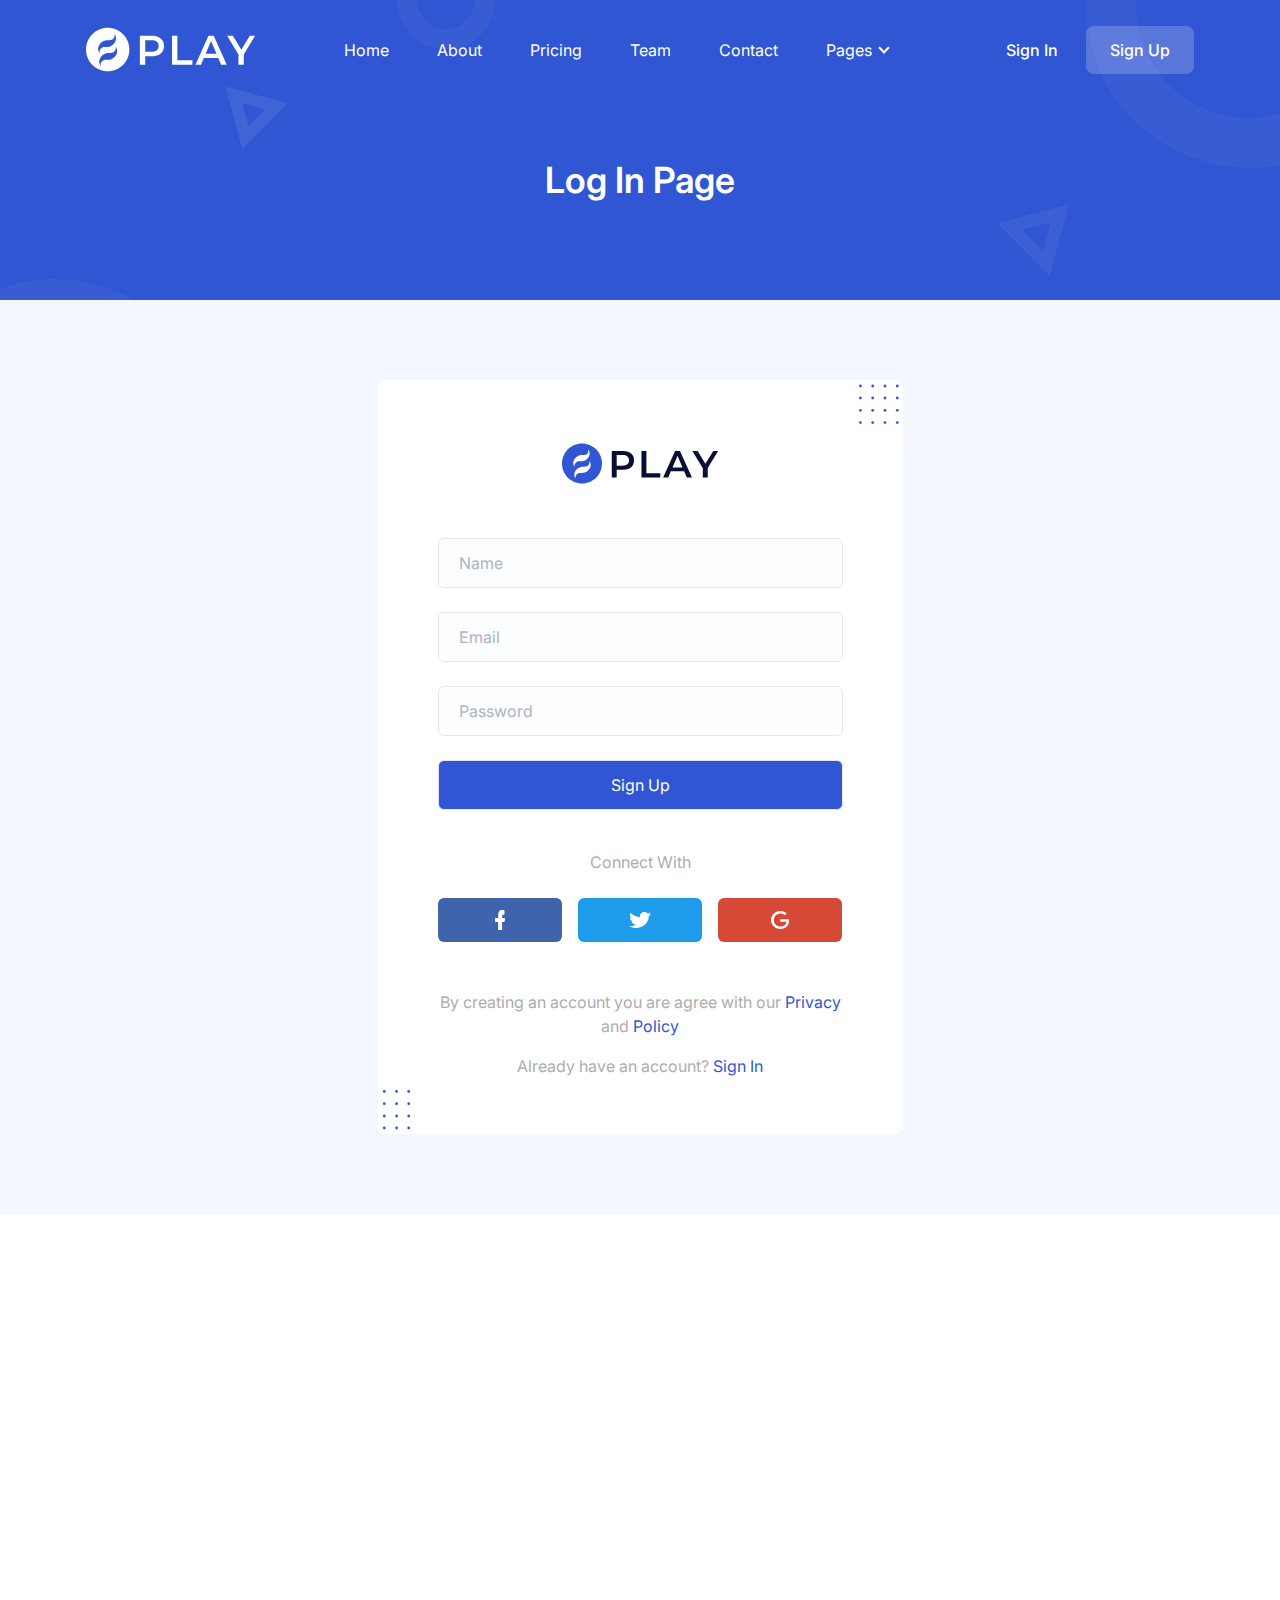
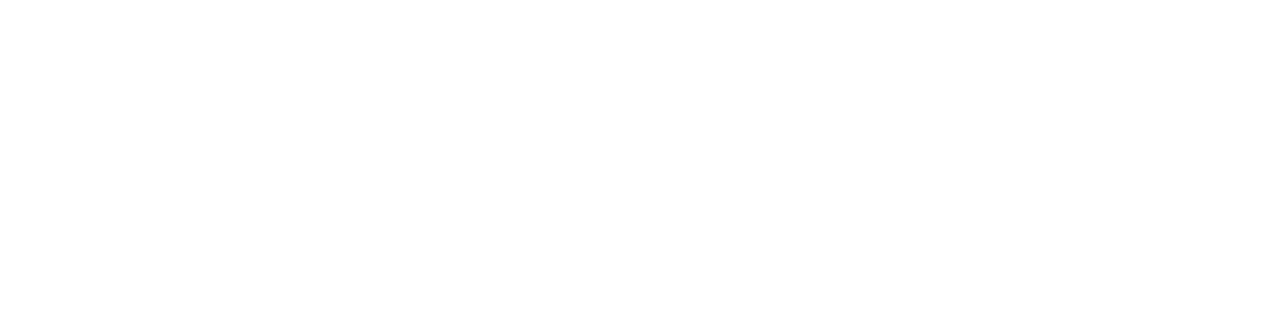
<file: signup.html>
<!DOCTYPE html>
<html lang="en">
  <head>
    <meta charset="UTF-8" />
    <meta http-equiv="X-UA-Compatible" content="IE=edge" />
    <meta name="viewport" content="width=device-width, initial-scale=1.0" />
    <title>Sign Up | Play Tailwind</title>
    <link
      rel="shortcut icon"
      href="assets/images/favicon.png"
      type="image/x-icon"
    />
    <link rel="stylesheet" href="assets/css/animate.css" />
    <link rel="stylesheet" href="assets/css/tailwind.css" />

    <!-- ==== WOW JS ==== -->
    <script src="assets/js/wow.min.js"></script>
    <script>
      new WOW().init();
    </script>
  </head>
  <body>
    <!-- ====== Navbar Section Start -->
    <div
      class="ud-header absolute top-0 left-0 z-40 flex w-full items-center bg-transparent"
    >
      <div class="container">
        <div class="relative -mx-4 flex items-center justify-between">
          <div class="w-60 max-w-full px-4">
            <a href="index.html" class="navbar-logo block w-full py-5">
              <img
                src="assets/images/logo/logo-white.svg"
                alt="logo"
                class="header-logo w-full"
              />
            </a>
          </div>
          <div class="flex w-full items-center justify-between px-4">
            <div>
              <button
                id="navbarToggler"
                class="absolute right-4 top-1/2 block -translate-y-1/2 rounded-lg px-3 py-[6px] ring-primary focus:ring-2 lg:hidden"
              >
                <span
                  class="relative my-[6px] block h-[2px] w-[30px] bg-white"
                ></span>
                <span
                  class="relative my-[6px] block h-[2px] w-[30px] bg-white"
                ></span>
                <span
                  class="relative my-[6px] block h-[2px] w-[30px] bg-white"
                ></span>
              </button>
              <nav
                id="navbarCollapse"
                class="absolute right-4 top-full hidden w-full max-w-[250px] rounded-lg bg-white py-5 shadow-lg lg:static lg:block lg:w-full lg:max-w-full lg:bg-transparent lg:py-0 lg:px-4 lg:shadow-none xl:px-6"
              >
                <ul class="blcok lg:flex">
                  <li class="group relative">
                    <a
                      href="#home"
                      class="ud-menu-scroll mx-8 flex py-2 text-base text-dark group-hover:text-primary lg:mr-0 lg:inline-flex lg:py-6 lg:px-0 lg:text-white lg:group-hover:text-white lg:group-hover:opacity-70"
                    >
                      Home
                    </a>
                  </li>
                  <li class="group relative">
                    <a
                      href="/#about"
                      class="ud-menu-scroll mx-8 flex py-2 text-base text-dark group-hover:text-primary lg:mr-0 lg:ml-7 lg:inline-flex lg:py-6 lg:px-0 lg:text-white lg:group-hover:text-white lg:group-hover:opacity-70 xl:ml-12"
                    >
                      About
                    </a>
                  </li>
                  <li class="group relative">
                    <a
                      href="/#pricing"
                      class="ud-menu-scroll mx-8 flex py-2 text-base text-dark group-hover:text-primary lg:mr-0 lg:ml-7 lg:inline-flex lg:py-6 lg:px-0 lg:text-white lg:group-hover:text-white lg:group-hover:opacity-70 xl:ml-12"
                    >
                      Pricing
                    </a>
                  </li>
                  <li class="group relative">
                    <a
                      href="/#team"
                      class="ud-menu-scroll mx-8 flex py-2 text-base text-dark group-hover:text-primary lg:mr-0 lg:ml-7 lg:inline-flex lg:py-6 lg:px-0 lg:text-white lg:group-hover:text-white lg:group-hover:opacity-70 xl:ml-12"
                    >
                      Team
                    </a>
                  </li>
                  <li class="group relative">
                    <a
                      href="/#contact"
                      class="ud-menu-scroll mx-8 flex py-2 text-base text-dark group-hover:text-primary lg:mr-0 lg:ml-7 lg:inline-flex lg:py-6 lg:px-0 lg:text-white lg:group-hover:text-white lg:group-hover:opacity-70 xl:ml-12"
                    >
                      Contact
                    </a>
                  </li>
                  <li class="submenu-item group relative">
                    <a
                      href="javascript:void(0)"
                      class="relative mx-8 flex py-2 text-base text-dark after:absolute after:right-1 after:top-1/2 after:mt-[-2px] after:h-2 after:w-2 after:-translate-y-1/2 after:rotate-45 after:border-b-2 after:border-r-2 after:border-current group-hover:text-primary lg:mr-0 lg:ml-8 lg:inline-flex lg:py-6 lg:pl-0 lg:pr-4 lg:text-white lg:after:right-0 lg:group-hover:text-white lg:group-hover:opacity-70 xl:ml-12"
                    >
                      Pages
                    </a>
                    <div
                      class="submenu relative top-full left-0 hidden w-[250px] rounded-sm bg-white p-4 transition-[top] duration-300 group-hover:opacity-100 lg:invisible lg:absolute lg:top-[110%] lg:block lg:opacity-0 lg:shadow-lg lg:group-hover:visible lg:group-hover:top-full"
                    >
                      <a
                        href="about.html"
                        class="block rounded py-[10px] px-4 text-sm text-body-color hover:text-primary"
                      >
                        About Page
                      </a>
                      <a
                        href="pricing.html"
                        class="block rounded py-[10px] px-4 text-sm text-body-color hover:text-primary"
                      >
                        Pricing Page
                      </a>
                      <a
                        href="contact.html"
                        class="block rounded py-[10px] px-4 text-sm text-body-color hover:text-primary"
                      >
                        Contact Page
                      </a>
                      <a
                        href="blog-grids.html"
                        class="block rounded py-[10px] px-4 text-sm text-body-color hover:text-primary"
                      >
                        Blog Grid Page
                      </a>
                      <a
                        href="blog-details.html"
                        class="block rounded py-[10px] px-4 text-sm text-body-color hover:text-primary"
                      >
                        Blog Details Page
                      </a>
                      <a
                        href="signup.html"
                        class="block rounded py-[10px] px-4 text-sm text-body-color hover:text-primary"
                      >
                        Sign Up Page
                      </a>
                      <a
                        href="signin.html"
                        class="block rounded py-[10px] px-4 text-sm text-body-color hover:text-primary"
                      >
                        Sign In Page
                      </a>
                      <a
                        href="404.html"
                        class="block rounded py-[10px] px-4 text-sm text-body-color hover:text-primary"
                      >
                        404 Page
                      </a>
                    </div>
                  </li>
                </ul>
              </nav>
            </div>
            <div class="hidden justify-end pr-16 sm:flex lg:pr-0">
              <a
                href="signin.html"
                class="loginBtn py-3 px-7 text-base font-medium text-white hover:opacity-70"
              >
                Sign In
              </a>
              <a
                href="signup.html"
                class="signUpBtn rounded-lg bg-white bg-opacity-20 py-3 px-6 text-base font-medium text-white duration-300 ease-in-out hover:bg-opacity-100 hover:text-dark"
              >
                Sign Up
              </a>
            </div>
          </div>
        </div>
      </div>
    </div>
    <!-- ====== Navbar Section End -->

    <!-- ====== Banner Section Start -->
    <div
      class="relative z-10 overflow-hidden bg-primary pt-[120px] pb-[100px] md:pt-[130px] lg:pt-[160px]"
    >
      <div class="container">
        <div class="-mx-4 flex flex-wrap items-center">
          <div class="w-full px-4">
            <div class="text-center">
              <h1 class="text-4xl font-semibold text-white">Log In Page</h1>
            </div>
          </div>
        </div>
      </div>
      <div>
        <span class="absolute top-0 left-0 z-[-1]">
          <svg
            width="495"
            height="470"
            viewBox="0 0 495 470"
            fill="none"
            xmlns="http://www.w3.org/2000/svg"
          >
            <circle
              cx="55"
              cy="442"
              r="138"
              stroke="white"
              stroke-opacity="0.04"
              stroke-width="50"
            />
            <circle
              cx="446"
              r="39"
              stroke="white"
              stroke-opacity="0.04"
              stroke-width="20"
            />
            <path
              d="M245.406 137.609L233.985 94.9852L276.609 106.406L245.406 137.609Z"
              stroke="white"
              stroke-opacity="0.08"
              stroke-width="12"
            />
          </svg>
        </span>
        <span class="absolute top-0 right-0 z-[-1]">
          <svg
            width="493"
            height="470"
            viewBox="0 0 493 470"
            fill="none"
            xmlns="http://www.w3.org/2000/svg"
          >
            <circle
              cx="462"
              cy="5"
              r="138"
              stroke="white"
              stroke-opacity="0.04"
              stroke-width="50"
            />
            <circle
              cx="49"
              cy="470"
              r="39"
              stroke="white"
              stroke-opacity="0.04"
              stroke-width="20"
            />
            <path
              d="M222.393 226.701L272.808 213.192L259.299 263.607L222.393 226.701Z"
              stroke="white"
              stroke-opacity="0.06"
              stroke-width="13"
            />
          </svg>
        </span>
      </div>
    </div>
    <!-- ====== Banner Section End -->

    <!-- ====== Forms Section Start -->
    <section class="bg-[#F4F7FF] py-14 lg:py-20">
      <div class="container">
        <div class="-mx-4 flex flex-wrap">
          <div class="w-full px-4">
            <div
              class="wow fadeInUp relative mx-auto max-w-[525px] overflow-hidden rounded-lg bg-white py-14 px-8 text-center sm:px-12 md:px-[60px]"
              data-wow-delay=".15s"
            >
              <div class="mb-10 text-center">
                <a
                  href="javascript:void(0)"
                  class="mx-auto inline-block max-w-[160px]"
                >
                  <img src="assets/images/logo/logo.svg" alt="logo" />
                </a>
              </div>
              <form>
                <div class="mb-6">
                  <input
                    type="text"
                    placeholder="Name"
                    class="bordder-[#E9EDF4] w-full rounded-md border bg-[#FCFDFE] py-3 px-5 text-base text-body-color placeholder-[#ACB6BE] outline-none transition focus:border-primary focus-visible:shadow-none"
                  />
                </div>
                <div class="mb-6">
                  <input
                    type="email"
                    placeholder="Email"
                    class="bordder-[#E9EDF4] w-full rounded-md border bg-[#FCFDFE] py-3 px-5 text-base text-body-color placeholder-[#ACB6BE] outline-none transition focus:border-primary focus-visible:shadow-none"
                  />
                </div>
                <div class="mb-6">
                  <input
                    type="password"
                    placeholder="Password"
                    class="bordder-[#E9EDF4] w-full rounded-md border bg-[#FCFDFE] py-3 px-5 text-base text-body-color placeholder-[#ACB6BE] outline-none transition focus:border-primary focus-visible:shadow-none"
                  />
                </div>
                <div class="mb-10">
                  <input
                    type="submit"
                    value="Sign Up"
                    class="bordder-primary w-full cursor-pointer rounded-md border bg-primary py-3 px-5 text-base text-white transition duration-300 ease-in-out hover:shadow-md"
                  />
                </div>
              </form>
              <p class="mb-6 text-base text-[#adadad]">Connect With</p>
              <ul class="-mx-2 mb-12 flex justify-between">
                <li class="w-full px-2">
                  <a
                    href="javascript:void(0)"
                    class="flex h-11 items-center justify-center rounded-md bg-[#4064AC] transition hover:bg-opacity-90"
                  >
                    <svg
                      width="10"
                      height="20"
                      viewBox="0 0 10 20"
                      fill="none"
                      xmlns="http://www.w3.org/2000/svg"
                    >
                      <path
                        d="M9.29878 8H7.74898H7.19548V7.35484V5.35484V4.70968H7.74898H8.91133C9.21575 4.70968 9.46483 4.45161 9.46483 4.06452V0.645161C9.46483 0.290323 9.24343 0 8.91133 0H6.89106C4.70474 0 3.18262 1.80645 3.18262 4.48387V7.29032V7.93548H2.62912H0.747223C0.359774 7.93548 0 8.29032 0 8.80645V11.129C0 11.5806 0.304424 12 0.747223 12H2.57377H3.12727V12.6452V19.129C3.12727 19.5806 3.43169 20 3.87449 20H6.47593C6.64198 20 6.78036 19.9032 6.89106 19.7742C7.00176 19.6452 7.08478 19.4194 7.08478 19.2258V12.6774V12.0323H7.66596H8.91133C9.2711 12.0323 9.54785 11.7742 9.6032 11.3871V11.3548V11.3226L9.99065 9.09677C10.0183 8.87097 9.99065 8.6129 9.8246 8.35484C9.76925 8.19355 9.52018 8.03226 9.29878 8Z"
                        fill="white"
                      />
                    </svg>
                  </a>
                </li>
                <li class="w-full px-2">
                  <a
                    href="javascript:void(0)"
                    class="flex h-11 items-center justify-center rounded-md bg-[#1C9CEA] transition hover:bg-opacity-90"
                  >
                    <svg
                      width="22"
                      height="16"
                      viewBox="0 0 22 16"
                      fill="none"
                      xmlns="http://www.w3.org/2000/svg"
                    >
                      <path
                        d="M19.5516 2.75538L20.9 1.25245C21.2903 0.845401 21.3968 0.53229 21.4323 0.375734C20.3677 0.939335 19.3742 1.1272 18.7355 1.1272H18.4871L18.3452 1.00196C17.4935 0.344423 16.429 0 15.2935 0C12.8097 0 10.8581 1.81605 10.8581 3.91389C10.8581 4.03914 10.8581 4.22701 10.8935 4.35225L11 4.97847L10.2548 4.94716C5.7129 4.82192 1.9871 1.37769 1.38387 0.782779C0.390323 2.34834 0.958064 3.85127 1.56129 4.79061L2.76774 6.54403L0.851613 5.6047C0.887097 6.91977 1.45484 7.95303 2.55484 8.7045L3.5129 9.33072L2.55484 9.67515C3.15806 11.272 4.50645 11.9296 5.5 12.18L6.8129 12.4932L5.57097 13.2446C3.58387 14.4971 1.1 14.4031 0 14.3092C2.23548 15.6869 4.89677 16 6.74194 16C8.12581 16 9.15484 15.8748 9.40322 15.7808C19.3387 13.7143 19.8 5.8865 19.8 4.32094V4.10176L20.0129 3.97652C21.2194 2.97456 21.7161 2.44227 22 2.12916C21.8935 2.16047 21.7516 2.22309 21.6097 2.2544L19.5516 2.75538Z"
                        fill="white"
                      />
                    </svg>
                  </a>
                </li>
                <li class="w-full px-2">
                  <a
                    href="javascript:void(0)"
                    class="flex h-11 items-center justify-center rounded-md bg-[#D64937] transition hover:bg-opacity-90"
                  >
                    <svg
                      width="18"
                      height="18"
                      viewBox="0 0 18 18"
                      fill="none"
                      xmlns="http://www.w3.org/2000/svg"
                    >
                      <path
                        d="M17.8477 8.17132H9.29628V10.643H15.4342C15.1065 14.0743 12.2461 15.5574 9.47506 15.5574C5.95916 15.5574 2.8306 12.8821 2.8306 9.01461C2.8306 5.29251 5.81018 2.47185 9.47506 2.47185C12.2759 2.47185 13.9742 4.24567 13.9742 4.24567L15.7024 2.47185C15.7024 2.47185 13.3783 0.000145544 9.35587 0.000145544C4.05223 -0.0289334 0 4.30383 0 8.98553C0 13.5218 3.81386 18 9.44526 18C14.4212 18 17.9967 14.7141 17.9967 9.79974C18.0264 8.78198 17.8477 8.17132 17.8477 8.17132Z"
                        fill="white"
                      />
                    </svg>
                  </a>
                </li>
              </ul>

              <p class="mb-4 text-base text-[#adadad]">
                By creating an account you are agree with our
                <a
                  href="javascript:void(0)"
                  class="text-primary hover:underline"
                >
                  Privacy
                </a>
                and
                <a
                  href="javascript:void(0)"
                  class="text-primary hover:underline"
                >
                  Policy
                </a>
              </p>

              <p class="text-base text-[#adadad]">
                Already have an account?
                <a href="signin.html" class="text-primary hover:underline">
                  Sign In
                </a>
              </p>

              <div>
                <span class="absolute top-1 right-1">
                  <svg
                    width="40"
                    height="40"
                    viewBox="0 0 40 40"
                    fill="none"
                    xmlns="http://www.w3.org/2000/svg"
                  >
                    <circle
                      cx="1.39737"
                      cy="38.6026"
                      r="1.39737"
                      transform="rotate(-90 1.39737 38.6026)"
                      fill="#3056D3"
                    />
                    <circle
                      cx="1.39737"
                      cy="1.99122"
                      r="1.39737"
                      transform="rotate(-90 1.39737 1.99122)"
                      fill="#3056D3"
                    />
                    <circle
                      cx="13.6943"
                      cy="38.6026"
                      r="1.39737"
                      transform="rotate(-90 13.6943 38.6026)"
                      fill="#3056D3"
                    />
                    <circle
                      cx="13.6943"
                      cy="1.99122"
                      r="1.39737"
                      transform="rotate(-90 13.6943 1.99122)"
                      fill="#3056D3"
                    />
                    <circle
                      cx="25.9911"
                      cy="38.6026"
                      r="1.39737"
                      transform="rotate(-90 25.9911 38.6026)"
                      fill="#3056D3"
                    />
                    <circle
                      cx="25.9911"
                      cy="1.99122"
                      r="1.39737"
                      transform="rotate(-90 25.9911 1.99122)"
                      fill="#3056D3"
                    />
                    <circle
                      cx="38.288"
                      cy="38.6026"
                      r="1.39737"
                      transform="rotate(-90 38.288 38.6026)"
                      fill="#3056D3"
                    />
                    <circle
                      cx="38.288"
                      cy="1.99122"
                      r="1.39737"
                      transform="rotate(-90 38.288 1.99122)"
                      fill="#3056D3"
                    />
                    <circle
                      cx="1.39737"
                      cy="26.3057"
                      r="1.39737"
                      transform="rotate(-90 1.39737 26.3057)"
                      fill="#3056D3"
                    />
                    <circle
                      cx="13.6943"
                      cy="26.3057"
                      r="1.39737"
                      transform="rotate(-90 13.6943 26.3057)"
                      fill="#3056D3"
                    />
                    <circle
                      cx="25.9911"
                      cy="26.3057"
                      r="1.39737"
                      transform="rotate(-90 25.9911 26.3057)"
                      fill="#3056D3"
                    />
                    <circle
                      cx="38.288"
                      cy="26.3057"
                      r="1.39737"
                      transform="rotate(-90 38.288 26.3057)"
                      fill="#3056D3"
                    />
                    <circle
                      cx="1.39737"
                      cy="14.0086"
                      r="1.39737"
                      transform="rotate(-90 1.39737 14.0086)"
                      fill="#3056D3"
                    />
                    <circle
                      cx="13.6943"
                      cy="14.0086"
                      r="1.39737"
                      transform="rotate(-90 13.6943 14.0086)"
                      fill="#3056D3"
                    />
                    <circle
                      cx="25.9911"
                      cy="14.0086"
                      r="1.39737"
                      transform="rotate(-90 25.9911 14.0086)"
                      fill="#3056D3"
                    />
                    <circle
                      cx="38.288"
                      cy="14.0086"
                      r="1.39737"
                      transform="rotate(-90 38.288 14.0086)"
                      fill="#3056D3"
                    />
                  </svg>
                </span>
                <span class="absolute left-1 bottom-1">
                  <svg
                    width="29"
                    height="40"
                    viewBox="0 0 29 40"
                    fill="none"
                    xmlns="http://www.w3.org/2000/svg"
                  >
                    <circle
                      cx="2.288"
                      cy="25.9912"
                      r="1.39737"
                      transform="rotate(-90 2.288 25.9912)"
                      fill="#3056D3"
                    />
                    <circle
                      cx="14.5849"
                      cy="25.9911"
                      r="1.39737"
                      transform="rotate(-90 14.5849 25.9911)"
                      fill="#3056D3"
                    />
                    <circle
                      cx="26.7216"
                      cy="25.9911"
                      r="1.39737"
                      transform="rotate(-90 26.7216 25.9911)"
                      fill="#3056D3"
                    />
                    <circle
                      cx="2.288"
                      cy="13.6944"
                      r="1.39737"
                      transform="rotate(-90 2.288 13.6944)"
                      fill="#3056D3"
                    />
                    <circle
                      cx="14.5849"
                      cy="13.6943"
                      r="1.39737"
                      transform="rotate(-90 14.5849 13.6943)"
                      fill="#3056D3"
                    />
                    <circle
                      cx="26.7216"
                      cy="13.6943"
                      r="1.39737"
                      transform="rotate(-90 26.7216 13.6943)"
                      fill="#3056D3"
                    />
                    <circle
                      cx="2.288"
                      cy="38.0087"
                      r="1.39737"
                      transform="rotate(-90 2.288 38.0087)"
                      fill="#3056D3"
                    />
                    <circle
                      cx="2.288"
                      cy="1.39739"
                      r="1.39737"
                      transform="rotate(-90 2.288 1.39739)"
                      fill="#3056D3"
                    />
                    <circle
                      cx="14.5849"
                      cy="38.0089"
                      r="1.39737"
                      transform="rotate(-90 14.5849 38.0089)"
                      fill="#3056D3"
                    />
                    <circle
                      cx="26.7216"
                      cy="38.0089"
                      r="1.39737"
                      transform="rotate(-90 26.7216 38.0089)"
                      fill="#3056D3"
                    />
                    <circle
                      cx="14.5849"
                      cy="1.39761"
                      r="1.39737"
                      transform="rotate(-90 14.5849 1.39761)"
                      fill="#3056D3"
                    />
                    <circle
                      cx="26.7216"
                      cy="1.39761"
                      r="1.39737"
                      transform="rotate(-90 26.7216 1.39761)"
                      fill="#3056D3"
                    />
                  </svg>
                </span>
              </div>
            </div>
          </div>
        </div>
      </div>
    </section>
    <!-- ====== Forms Section End -->

    <!-- ====== Footer Section Start -->
    <footer
      class="wow fadeInUp relative z-10 bg-black pt-20 lg:pt-[120px]"
      data-wow-delay=".15s"
    >
      <div class="container">
        <div class="-mx-4 flex flex-wrap">
          <div class="w-full px-4 sm:w-1/2 md:w-1/2 lg:w-4/12 xl:w-3/12">
            <div class="mb-10 w-full">
              <a
                href="javascript:void(0)"
                class="mb-6 inline-block max-w-[160px]"
              >
                <img
                  src="assets/images/logo/logo-white.svg"
                  alt="logo"
                  class="max-w-full"
                />
              </a>
              <p class="mb-7 text-base text-[#f3f4fe]">
                We create digital experiences for brands and companies by using
                technology.
              </p>
              <div class="-mx-3 flex items-center">
                <a
                  href="javascript:void(0)"
                  class="px-3 text-[#dddddd] hover:text-white"
                >
                  <svg
                    width="10"
                    height="18"
                    viewBox="0 0 10 18"
                    class="fill-current"
                  >
                    <path
                      d="M9.00007 6.82105H7.50006H6.96434V6.27097V4.56571V4.01562H7.50006H8.62507C8.91971 4.01562 9.16078 3.79559 9.16078 3.46554V0.550085C9.16078 0.247538 8.9465 0 8.62507 0H6.66969C4.55361 0 3.08038 1.54024 3.08038 3.82309V6.21596V6.76605H2.54466H0.72322C0.348217 6.76605 0 7.06859 0 7.50866V9.48897C0 9.87402 0.294645 10.2316 0.72322 10.2316H2.49109H3.02681V10.7817V16.31C3.02681 16.6951 3.32145 17.0526 3.75003 17.0526H6.26791C6.42862 17.0526 6.56255 16.9701 6.66969 16.8601C6.77684 16.7501 6.8572 16.5576 6.8572 16.3925V10.8092V10.2591H7.4197H8.62507C8.97328 10.2591 9.24114 10.0391 9.29471 9.709V9.6815V9.65399L9.66972 7.7562C9.6965 7.56367 9.66972 7.34363 9.509 7.1236C9.45543 6.98608 9.21436 6.84856 9.00007 6.82105Z"
                    />
                  </svg>
                </a>
                <a
                  href="javascript:void(0)"
                  class="px-3 text-[#dddddd] hover:text-white"
                >
                  <svg
                    width="19"
                    height="15"
                    viewBox="0 0 19 15"
                    class="fill-current"
                  >
                    <path
                      d="M16.2622 3.17878L17.33 1.93293C17.6391 1.59551 17.7234 1.33595 17.7515 1.20618C16.9085 1.67337 16.1217 1.82911 15.6159 1.82911H15.4192L15.3068 1.72528C14.6324 1.18022 13.7894 0.894714 12.8902 0.894714C10.9233 0.894714 9.37779 2.40012 9.37779 4.13913C9.37779 4.24295 9.37779 4.39868 9.40589 4.5025L9.49019 5.02161L8.90009 4.99565C5.30334 4.89183 2.35288 2.03675 1.87518 1.5436C1.08839 2.84136 1.53799 4.08722 2.01568 4.86587L2.97107 6.31937L1.45369 5.54071C1.48179 6.63084 1.93138 7.48736 2.80247 8.11029L3.56116 8.62939L2.80247 8.9149C3.28017 10.2386 4.34795 10.7837 5.13474 10.9913L6.17443 11.2509L5.19094 11.8738C3.61736 12.912 1.65039 12.8342 0.779297 12.7563C2.54957 13.8983 4.65705 14.1579 6.11823 14.1579C7.21412 14.1579 8.02901 14.0541 8.2257 13.9762C16.0936 12.2631 16.4589 5.77431 16.4589 4.47655V4.29486L16.6275 4.19104C17.5829 3.36047 17.9763 2.91923 18.2011 2.65967C18.1168 2.68563 18.0044 2.73754 17.892 2.7635L16.2622 3.17878Z"
                    />
                  </svg>
                </a>
                <a
                  href="javascript:void(0)"
                  class="px-3 text-[#dddddd] hover:text-white"
                >
                  <svg
                    width="18"
                    height="18"
                    viewBox="0 0 18 18"
                    class="fill-current"
                  >
                    <path
                      d="M8.91688 12.4995C10.6918 12.4995 12.1306 11.0911 12.1306 9.35385C12.1306 7.61655 10.6918 6.20819 8.91688 6.20819C7.14197 6.20819 5.70312 7.61655 5.70312 9.35385C5.70312 11.0911 7.14197 12.4995 8.91688 12.4995Z"
                    />
                    <path
                      d="M12.4078 0.947388H5.37075C2.57257 0.947388 0.300781 3.17104 0.300781 5.90993V12.7436C0.300781 15.5367 2.57257 17.7604 5.37075 17.7604H12.3524C15.2059 17.7604 17.4777 15.5367 17.4777 12.7978V5.90993C17.4777 3.17104 15.2059 0.947388 12.4078 0.947388ZM8.91696 13.4758C6.56206 13.4758 4.70584 11.6047 4.70584 9.35389C4.70584 7.10312 6.58976 5.23199 8.91696 5.23199C11.2165 5.23199 13.1004 7.10312 13.1004 9.35389C13.1004 11.6047 11.2442 13.4758 8.91696 13.4758ZM14.735 5.61164C14.4579 5.90993 14.0423 6.07264 13.5714 6.07264C13.1558 6.07264 12.7402 5.90993 12.4078 5.61164C12.103 5.31334 11.9368 4.9337 11.9368 4.47269C11.9368 4.01169 12.103 3.65916 12.4078 3.33375C12.7125 3.00834 13.1004 2.84563 13.5714 2.84563C13.9869 2.84563 14.4302 3.00834 14.735 3.30663C15.012 3.65916 15.2059 4.06593 15.2059 4.49981C15.1782 4.9337 15.012 5.31334 14.735 5.61164Z"
                    />
                    <path
                      d="M13.5985 3.82184C13.2383 3.82184 12.9336 4.12013 12.9336 4.47266C12.9336 4.82519 13.2383 5.12349 13.5985 5.12349C13.9587 5.12349 14.2634 4.82519 14.2634 4.47266C14.2634 4.12013 13.9864 3.82184 13.5985 3.82184Z"
                    />
                  </svg>
                </a>
                <a
                  href="javascript:void(0)"
                  class="px-3 text-[#dddddd] hover:text-white"
                >
                  <svg
                    width="18"
                    height="18"
                    viewBox="0 0 18 18"
                    class="fill-current"
                  >
                    <path
                      d="M16.7821 0.947388H1.84847C1.14272 0.947388 0.578125 1.49747 0.578125 2.18508V16.7623C0.578125 17.4224 1.14272 18 1.84847 18H16.7257C17.4314 18 17.996 17.4499 17.996 16.7623V2.15757C18.0525 1.49747 17.4879 0.947388 16.7821 0.947388ZM5.7442 15.4421H3.17528V7.32837H5.7442V15.4421ZM4.44563 6.2007C3.59873 6.2007 2.94944 5.5406 2.94944 4.74297C2.94944 3.94535 3.62696 3.28525 4.44563 3.28525C5.26429 3.28525 5.94181 3.94535 5.94181 4.74297C5.94181 5.5406 5.32075 6.2007 4.44563 6.2007ZM15.4835 15.4421H12.9146V11.509C12.9146 10.5739 12.8864 9.33618 11.5596 9.33618C10.2045 9.33618 10.0069 10.3813 10.0069 11.4265V15.4421H7.438V7.32837H9.95046V8.45605H9.9787C10.3457 7.79594 11.1644 7.13584 12.4347 7.13584C15.0601 7.13584 15.54 8.7861 15.54 11.0414V15.4421H15.4835Z"
                    />
                  </svg>
                </a>
              </div>
            </div>
          </div>
          <div class="w-full px-4 sm:w-1/2 md:w-1/2 lg:w-2/12 xl:w-2/12">
            <div class="mb-10 w-full">
              <h4 class="mb-9 text-lg font-semibold text-white">About Us</h4>
              <ul>
                <li>
                  <a
                    href="javascript:void(0)"
                    class="mb-2 inline-block text-base leading-loose text-[#f3f4fe] hover:text-primary"
                  >
                    Home
                  </a>
                </li>
                <li>
                  <a
                    href="javascript:void(0)"
                    class="mb-2 inline-block text-base leading-loose text-[#f3f4fe] hover:text-primary"
                  >
                    Features
                  </a>
                </li>
                <li>
                  <a
                    href="javascript:void(0)"
                    class="mb-2 inline-block text-base leading-loose text-[#f3f4fe] hover:text-primary"
                  >
                    About
                  </a>
                </li>
                <li>
                  <a
                    href="javascript:void(0)"
                    class="mb-2 inline-block text-base leading-loose text-[#f3f4fe] hover:text-primary"
                  >
                    Testimonial
                  </a>
                </li>
              </ul>
            </div>
          </div>
          <div class="w-full px-4 sm:w-1/2 md:w-1/2 lg:w-3/12 xl:w-2/12">
            <div class="mb-10 w-full">
              <h4 class="mb-9 text-lg font-semibold text-white">Features</h4>
              <ul>
                <li>
                  <a
                    href="javascript:void(0)"
                    class="mb-2 inline-block text-base leading-loose text-[#f3f4fe] hover:text-primary"
                  >
                    How it works
                  </a>
                </li>
                <li>
                  <a
                    href="javascript:void(0)"
                    class="mb-2 inline-block text-base leading-loose text-[#f3f4fe] hover:text-primary"
                  >
                    Privacy policy
                  </a>
                </li>
                <li>
                  <a
                    href="javascript:void(0)"
                    class="mb-2 inline-block text-base leading-loose text-[#f3f4fe] hover:text-primary"
                  >
                    Terms of Service
                  </a>
                </li>
                <li>
                  <a
                    href="javascript:void(0)"
                    class="mb-2 inline-block text-base leading-loose text-[#f3f4fe] hover:text-primary"
                  >
                    Refund policy
                  </a>
                </li>
              </ul>
            </div>
          </div>
          <div class="w-full px-4 sm:w-1/2 md:w-1/2 lg:w-3/12 xl:w-2/12">
            <div class="mb-10 w-full">
              <h4 class="mb-9 text-lg font-semibold text-white">
                Our Products
              </h4>
              <ul>
                <li>
                  <a
                    href="javascript:void(0)"
                    class="mb-2 inline-block text-base leading-loose text-[#f3f4fe] hover:text-primary"
                  >
                    LineIcons
                  </a>
                </li>
                <li>
                  <a
                    href="javascript:void(0)"
                    class="mb-2 inline-block text-base leading-loose text-[#f3f4fe] hover:text-primary"
                  >
                    Ecommerce HTML
                  </a>
                </li>
                <li>
                  <a
                    href="javascript:void(0)"
                    class="mb-2 inline-block text-base leading-loose text-[#f3f4fe] hover:text-primary"
                  >
                    Ayro UI
                  </a>
                </li>
                <li>
                  <a
                    href="javascript:void(0)"
                    class="mb-2 inline-block text-base leading-loose text-[#f3f4fe] hover:text-primary"
                  >
                    PlainAdmin
                  </a>
                </li>
              </ul>
            </div>
          </div>
          <div class="w-full px-4 md:w-2/3 lg:w-6/12 xl:w-3/12">
            <div class="mb-10 w-full">
              <h4 class="mb-9 text-lg font-semibold text-white">Partners</h4>
              <ul class="flex flex-wrap items-center">
                <li>
                  <a
                    href="https://tailgrids.com"
                    rel="nofollow noopner"
                    target="_blank"
                    class="mb-6 mr-5 block max-w-[120px] xl:max-w-[100px] 2xl:max-w-[120px]"
                  >
                    <img
                      src="assets/images/footer/brands/tailgrids.svg"
                      alt="tailgrids"
                    />
                  </a>
                </li>
                <li>
                  <a
                    href="https://ayroui.com"
                    rel="nofollow noopner"
                    target="_blank"
                    class="mb-6 mr-5 block max-w-[120px] xl:max-w-[100px] 2xl:max-w-[120px]"
                  >
                    <img
                      src="assets/images/footer/brands/ayroui.svg"
                      alt="ayroui"
                    />
                  </a>
                </li>
                <li>
                  <a
                    href="https://ecommercehtml.com"
                    rel="nofollow noopner"
                    target="_blank"
                    class="mb-6 mr-5 block max-w-[120px] xl:max-w-[100px] 2xl:max-w-[120px]"
                  >
                    <img
                      src="assets/images/footer/brands/ecommerce-html.svg"
                      alt="ecommerce-html"
                    />
                  </a>
                </li>
                <li>
                  <a
                    href="https://graygrids.com"
                    rel="nofollow noopner"
                    target="_blank"
                    class="mb-6 mr-5 block max-w-[120px] xl:max-w-[100px] 2xl:max-w-[120px]"
                  >
                    <img
                      src="assets/images/footer/brands/graygrids.svg"
                      alt="graygrids"
                    />
                  </a>
                </li>
                <li>
                  <a
                    href="https://lineicons.com"
                    rel="nofollow noopner"
                    target="_blank"
                    class="mb-6 mr-5 block max-w-[120px] xl:max-w-[100px] 2xl:max-w-[120px]"
                  >
                    <img
                      src="assets/images/footer/brands/lineicons.svg"
                      alt="lineicons"
                    />
                  </a>
                </li>
                <li>
                  <a
                    href="https://uideck.com"
                    rel="nofollow noopner"
                    target="_blank"
                    class="mb-6 mr-5 block max-w-[120px] xl:max-w-[100px] 2xl:max-w-[120px]"
                  >
                    <img
                      src="assets/images/footer/brands/uideck.svg"
                      alt="uideck"
                    />
                  </a>
                </li>
              </ul>
            </div>
          </div>
        </div>
      </div>

      <div class="mt-12 border-t border-opacity-40 py-8 lg:mt-[60px]">
        <div class="container">
          <div class="-mx-4 flex flex-wrap">
            <div class="w-full px-4 md:w-2/3 lg:w-1/2">
              <div class="my-1">
                <div
                  class="-mx-3 flex items-center justify-center md:justify-start"
                >
                  <a
                    href="javascript:void(0)"
                    class="px-3 text-base text-[#f3f4fe] hover:text-primary"
                  >
                    Privacy policy
                  </a>
                  <a
                    href="javascript:void(0)"
                    class="px-3 text-base text-[#f3f4fe] hover:text-primary"
                  >
                    Legal notice
                  </a>
                  <a
                    href="javascript:void(0)"
                    class="px-3 text-base text-[#f3f4fe] hover:text-primary"
                  >
                    Terms of service
                  </a>
                </div>
              </div>
            </div>
            <div class="w-full px-4 md:w-1/3 lg:w-1/2">
              <div class="my-1 flex justify-center md:justify-end">
                <p class="text-base text-[#f3f4fe]">
                  Designed and Developed by
                  <a
                    href="https://tailgrids.com"
                    rel="nofollow noopner"
                    target="_blank"
                    class="text-primary hover:underline"
                  >
                    TailGrids and UIdeck
                  </a>
                </p>
              </div>
            </div>
          </div>
        </div>
      </div>

      <div>
        <span class="absolute left-0 top-0 z-[-1]">
          <img src="assets/images/footer/shape-1.svg" alt="" />
        </span>

        <span class="absolute bottom-0 right-0 z-[-1]">
          <img src="assets/images/footer/shape-3.svg" alt="" />
        </span>

        <span class="absolute top-0 right-0 z-[-1]">
          <svg
            width="102"
            height="102"
            viewBox="0 0 102 102"
            fill="none"
            xmlns="http://www.w3.org/2000/svg"
          >
            <path
              d="M1.8667 33.1956C2.89765 33.1956 3.7334 34.0318 3.7334 35.0633C3.7334 36.0947 2.89765 36.9309 1.8667 36.9309C0.835744 36.9309 4.50645e-08 36.0947 0 35.0633C-4.50645e-08 34.0318 0.835744 33.1956 1.8667 33.1956Z"
              fill="white"
              fill-opacity="0.08"
            ></path>
            <path
              d="M18.2939 33.1956C19.3249 33.1956 20.1606 34.0318 20.1606 35.0633C20.1606 36.0947 19.3249 36.9309 18.2939 36.9309C17.263 36.9309 16.4272 36.0947 16.4272 35.0633C16.4272 34.0318 17.263 33.1956 18.2939 33.1956Z"
              fill="white"
              fill-opacity="0.08"
            ></path>
            <path
              d="M34.7209 33.195C35.7519 33.195 36.5876 34.0311 36.5876 35.0626C36.5876 36.0941 35.7519 36.9303 34.7209 36.9303C33.69 36.9303 32.8542 36.0941 32.8542 35.0626C32.8542 34.0311 33.69 33.195 34.7209 33.195Z"
              fill="white"
              fill-opacity="0.08"
            ></path>
            <path
              d="M50.9341 33.195C51.965 33.195 52.8008 34.0311 52.8008 35.0626C52.8008 36.0941 51.965 36.9303 50.9341 36.9303C49.9031 36.9303 49.0674 36.0941 49.0674 35.0626C49.0674 34.0311 49.9031 33.195 50.9341 33.195Z"
              fill="white"
              fill-opacity="0.08"
            ></path>
            <path
              d="M1.8667 16.7605C2.89765 16.7605 3.7334 17.5966 3.7334 18.6281C3.7334 19.6596 2.89765 20.4957 1.8667 20.4957C0.835744 20.4957 4.50645e-08 19.6596 0 18.6281C-4.50645e-08 17.5966 0.835744 16.7605 1.8667 16.7605Z"
              fill="white"
              fill-opacity="0.08"
            ></path>
            <path
              d="M18.2939 16.7605C19.3249 16.7605 20.1606 17.5966 20.1606 18.6281C20.1606 19.6596 19.3249 20.4957 18.2939 20.4957C17.263 20.4957 16.4272 19.6596 16.4272 18.6281C16.4272 17.5966 17.263 16.7605 18.2939 16.7605Z"
              fill="white"
              fill-opacity="0.08"
            ></path>
            <path
              d="M34.7209 16.7605C35.7519 16.7605 36.5876 17.5966 36.5876 18.6281C36.5876 19.6596 35.7519 20.4957 34.7209 20.4957C33.69 20.4957 32.8542 19.6596 32.8542 18.6281C32.8542 17.5966 33.69 16.7605 34.7209 16.7605Z"
              fill="white"
              fill-opacity="0.08"
            ></path>
            <path
              d="M50.9341 16.7605C51.965 16.7605 52.8008 17.5966 52.8008 18.6281C52.8008 19.6596 51.965 20.4957 50.9341 20.4957C49.9031 20.4957 49.0674 19.6596 49.0674 18.6281C49.0674 17.5966 49.9031 16.7605 50.9341 16.7605Z"
              fill="white"
              fill-opacity="0.08"
            ></path>
            <path
              d="M1.8667 0.324951C2.89765 0.324951 3.7334 1.16115 3.7334 2.19261C3.7334 3.22408 2.89765 4.06024 1.8667 4.06024C0.835744 4.06024 4.50645e-08 3.22408 0 2.19261C-4.50645e-08 1.16115 0.835744 0.324951 1.8667 0.324951Z"
              fill="white"
              fill-opacity="0.08"
            ></path>
            <path
              d="M18.2939 0.324951C19.3249 0.324951 20.1606 1.16115 20.1606 2.19261C20.1606 3.22408 19.3249 4.06024 18.2939 4.06024C17.263 4.06024 16.4272 3.22408 16.4272 2.19261C16.4272 1.16115 17.263 0.324951 18.2939 0.324951Z"
              fill="white"
              fill-opacity="0.08"
            ></path>
            <path
              d="M34.7209 0.325302C35.7519 0.325302 36.5876 1.16147 36.5876 2.19293C36.5876 3.2244 35.7519 4.06056 34.7209 4.06056C33.69 4.06056 32.8542 3.2244 32.8542 2.19293C32.8542 1.16147 33.69 0.325302 34.7209 0.325302Z"
              fill="white"
              fill-opacity="0.08"
            ></path>
            <path
              d="M50.9341 0.325302C51.965 0.325302 52.8008 1.16147 52.8008 2.19293C52.8008 3.2244 51.965 4.06056 50.9341 4.06056C49.9031 4.06056 49.0674 3.2244 49.0674 2.19293C49.0674 1.16147 49.9031 0.325302 50.9341 0.325302Z"
              fill="white"
              fill-opacity="0.08"
            ></path>
            <path
              d="M66.9037 33.1956C67.9346 33.1956 68.7704 34.0318 68.7704 35.0633C68.7704 36.0947 67.9346 36.9309 66.9037 36.9309C65.8727 36.9309 65.037 36.0947 65.037 35.0633C65.037 34.0318 65.8727 33.1956 66.9037 33.1956Z"
              fill="white"
              fill-opacity="0.08"
            ></path>
            <path
              d="M83.3307 33.1956C84.3616 33.1956 85.1974 34.0318 85.1974 35.0633C85.1974 36.0947 84.3616 36.9309 83.3307 36.9309C82.2997 36.9309 81.464 36.0947 81.464 35.0633C81.464 34.0318 82.2997 33.1956 83.3307 33.1956Z"
              fill="white"
              fill-opacity="0.08"
            ></path>
            <path
              d="M99.7576 33.1956C100.789 33.1956 101.624 34.0318 101.624 35.0633C101.624 36.0947 100.789 36.9309 99.7576 36.9309C98.7266 36.9309 97.8909 36.0947 97.8909 35.0633C97.8909 34.0318 98.7266 33.1956 99.7576 33.1956Z"
              fill="white"
              fill-opacity="0.08"
            ></path>
            <path
              d="M66.9037 16.7605C67.9346 16.7605 68.7704 17.5966 68.7704 18.6281C68.7704 19.6596 67.9346 20.4957 66.9037 20.4957C65.8727 20.4957 65.037 19.6596 65.037 18.6281C65.037 17.5966 65.8727 16.7605 66.9037 16.7605Z"
              fill="white"
              fill-opacity="0.08"
            ></path>
            <path
              d="M83.3307 16.7605C84.3616 16.7605 85.1974 17.5966 85.1974 18.6281C85.1974 19.6596 84.3616 20.4957 83.3307 20.4957C82.2997 20.4957 81.464 19.6596 81.464 18.6281C81.464 17.5966 82.2997 16.7605 83.3307 16.7605Z"
              fill="white"
              fill-opacity="0.08"
            ></path>
            <path
              d="M99.7576 16.7605C100.789 16.7605 101.624 17.5966 101.624 18.6281C101.624 19.6596 100.789 20.4957 99.7576 20.4957C98.7266 20.4957 97.8909 19.6596 97.8909 18.6281C97.8909 17.5966 98.7266 16.7605 99.7576 16.7605Z"
              fill="white"
              fill-opacity="0.08"
            ></path>
            <path
              d="M66.9037 0.324966C67.9346 0.324966 68.7704 1.16115 68.7704 2.19261C68.7704 3.22408 67.9346 4.06024 66.9037 4.06024C65.8727 4.06024 65.037 3.22408 65.037 2.19261C65.037 1.16115 65.8727 0.324966 66.9037 0.324966Z"
              fill="white"
              fill-opacity="0.08"
            ></path>
            <path
              d="M83.3307 0.324951C84.3616 0.324951 85.1974 1.16115 85.1974 2.19261C85.1974 3.22408 84.3616 4.06024 83.3307 4.06024C82.2997 4.06024 81.464 3.22408 81.464 2.19261C81.464 1.16115 82.2997 0.324951 83.3307 0.324951Z"
              fill="white"
              fill-opacity="0.08"
            ></path>
            <path
              d="M99.7576 0.324951C100.789 0.324951 101.624 1.16115 101.624 2.19261C101.624 3.22408 100.789 4.06024 99.7576 4.06024C98.7266 4.06024 97.8909 3.22408 97.8909 2.19261C97.8909 1.16115 98.7266 0.324951 99.7576 0.324951Z"
              fill="white"
              fill-opacity="0.08"
            ></path>
            <path
              d="M1.8667 82.2029C2.89765 82.2029 3.7334 83.039 3.7334 84.0705C3.7334 85.102 2.89765 85.9382 1.8667 85.9382C0.835744 85.9382 4.50645e-08 85.102 0 84.0705C-4.50645e-08 83.039 0.835744 82.2029 1.8667 82.2029Z"
              fill="white"
              fill-opacity="0.08"
            ></path>
            <path
              d="M18.2939 82.2029C19.3249 82.2029 20.1606 83.039 20.1606 84.0705C20.1606 85.102 19.3249 85.9382 18.2939 85.9382C17.263 85.9382 16.4272 85.102 16.4272 84.0705C16.4272 83.039 17.263 82.2029 18.2939 82.2029Z"
              fill="white"
              fill-opacity="0.08"
            ></path>
            <path
              d="M34.7209 82.2026C35.7519 82.2026 36.5876 83.0387 36.5876 84.0702C36.5876 85.1017 35.7519 85.9378 34.7209 85.9378C33.69 85.9378 32.8542 85.1017 32.8542 84.0702C32.8542 83.0387 33.69 82.2026 34.7209 82.2026Z"
              fill="white"
              fill-opacity="0.08"
            ></path>
            <path
              d="M50.9341 82.2026C51.965 82.2026 52.8008 83.0387 52.8008 84.0702C52.8008 85.1017 51.965 85.9378 50.9341 85.9378C49.9031 85.9378 49.0674 85.1017 49.0674 84.0702C49.0674 83.0387 49.9031 82.2026 50.9341 82.2026Z"
              fill="white"
              fill-opacity="0.08"
            ></path>
            <path
              d="M1.8667 65.7677C2.89765 65.7677 3.7334 66.6039 3.7334 67.6353C3.7334 68.6668 2.89765 69.503 1.8667 69.503C0.835744 69.503 4.50645e-08 68.6668 0 67.6353C-4.50645e-08 66.6039 0.835744 65.7677 1.8667 65.7677Z"
              fill="white"
              fill-opacity="0.08"
            ></path>
            <path
              d="M18.2939 65.7677C19.3249 65.7677 20.1606 66.6039 20.1606 67.6353C20.1606 68.6668 19.3249 69.503 18.2939 69.503C17.263 69.503 16.4272 68.6668 16.4272 67.6353C16.4272 66.6039 17.263 65.7677 18.2939 65.7677Z"
              fill="white"
              fill-opacity="0.08"
            ></path>
            <path
              d="M34.7209 65.7674C35.7519 65.7674 36.5876 66.6036 36.5876 67.635C36.5876 68.6665 35.7519 69.5027 34.7209 69.5027C33.69 69.5027 32.8542 68.6665 32.8542 67.635C32.8542 66.6036 33.69 65.7674 34.7209 65.7674Z"
              fill="white"
              fill-opacity="0.08"
            ></path>
            <path
              d="M50.9341 65.7674C51.965 65.7674 52.8008 66.6036 52.8008 67.635C52.8008 68.6665 51.965 69.5027 50.9341 69.5027C49.9031 69.5027 49.0674 68.6665 49.0674 67.635C49.0674 66.6036 49.9031 65.7674 50.9341 65.7674Z"
              fill="white"
              fill-opacity="0.08"
            ></path>
            <path
              d="M1.8667 98.2644C2.89765 98.2644 3.7334 99.1005 3.7334 100.132C3.7334 101.163 2.89765 102 1.8667 102C0.835744 102 4.50645e-08 101.163 0 100.132C-4.50645e-08 99.1005 0.835744 98.2644 1.8667 98.2644Z"
              fill="white"
              fill-opacity="0.08"
            ></path>
            <path
              d="M1.8667 49.3322C2.89765 49.3322 3.7334 50.1684 3.7334 51.1998C3.7334 52.2313 2.89765 53.0675 1.8667 53.0675C0.835744 53.0675 4.50645e-08 52.2313 0 51.1998C-4.50645e-08 50.1684 0.835744 49.3322 1.8667 49.3322Z"
              fill="white"
              fill-opacity="0.08"
            ></path>
            <path
              d="M18.2939 98.2644C19.3249 98.2644 20.1606 99.1005 20.1606 100.132C20.1606 101.163 19.3249 102 18.2939 102C17.263 102 16.4272 101.163 16.4272 100.132C16.4272 99.1005 17.263 98.2644 18.2939 98.2644Z"
              fill="white"
              fill-opacity="0.08"
            ></path>
            <path
              d="M18.2939 49.3322C19.3249 49.3322 20.1606 50.1684 20.1606 51.1998C20.1606 52.2313 19.3249 53.0675 18.2939 53.0675C17.263 53.0675 16.4272 52.2313 16.4272 51.1998C16.4272 50.1684 17.263 49.3322 18.2939 49.3322Z"
              fill="white"
              fill-opacity="0.08"
            ></path>
            <path
              d="M34.7209 98.2647C35.7519 98.2647 36.5876 99.1008 36.5876 100.132C36.5876 101.164 35.7519 102 34.7209 102C33.69 102 32.8542 101.164 32.8542 100.132C32.8542 99.1008 33.69 98.2647 34.7209 98.2647Z"
              fill="white"
              fill-opacity="0.08"
            ></path>
            <path
              d="M50.9341 98.2647C51.965 98.2647 52.8008 99.1008 52.8008 100.132C52.8008 101.164 51.965 102 50.9341 102C49.9031 102 49.0674 101.164 49.0674 100.132C49.0674 99.1008 49.9031 98.2647 50.9341 98.2647Z"
              fill="white"
              fill-opacity="0.08"
            ></path>
            <path
              d="M34.7209 49.3326C35.7519 49.3326 36.5876 50.1687 36.5876 51.2002C36.5876 52.2317 35.7519 53.0678 34.7209 53.0678C33.69 53.0678 32.8542 52.2317 32.8542 51.2002C32.8542 50.1687 33.69 49.3326 34.7209 49.3326Z"
              fill="white"
              fill-opacity="0.08"
            ></path>
            <path
              d="M50.9341 49.3326C51.965 49.3326 52.8008 50.1687 52.8008 51.2002C52.8008 52.2317 51.965 53.0678 50.9341 53.0678C49.9031 53.0678 49.0674 52.2317 49.0674 51.2002C49.0674 50.1687 49.9031 49.3326 50.9341 49.3326Z"
              fill="white"
              fill-opacity="0.08"
            ></path>
            <path
              d="M66.9037 82.2029C67.9346 82.2029 68.7704 83.0391 68.7704 84.0705C68.7704 85.102 67.9346 85.9382 66.9037 85.9382C65.8727 85.9382 65.037 85.102 65.037 84.0705C65.037 83.0391 65.8727 82.2029 66.9037 82.2029Z"
              fill="white"
              fill-opacity="0.08"
            ></path>
            <path
              d="M83.3307 82.2029C84.3616 82.2029 85.1974 83.0391 85.1974 84.0705C85.1974 85.102 84.3616 85.9382 83.3307 85.9382C82.2997 85.9382 81.464 85.102 81.464 84.0705C81.464 83.0391 82.2997 82.2029 83.3307 82.2029Z"
              fill="white"
              fill-opacity="0.08"
            ></path>
            <path
              d="M99.7576 82.2029C100.789 82.2029 101.624 83.039 101.624 84.0705C101.624 85.102 100.789 85.9382 99.7576 85.9382C98.7266 85.9382 97.8909 85.102 97.8909 84.0705C97.8909 83.039 98.7266 82.2029 99.7576 82.2029Z"
              fill="white"
              fill-opacity="0.08"
            ></path>
            <path
              d="M66.9037 65.7674C67.9346 65.7674 68.7704 66.6036 68.7704 67.635C68.7704 68.6665 67.9346 69.5027 66.9037 69.5027C65.8727 69.5027 65.037 68.6665 65.037 67.635C65.037 66.6036 65.8727 65.7674 66.9037 65.7674Z"
              fill="white"
              fill-opacity="0.08"
            ></path>
            <path
              d="M83.3307 65.7677C84.3616 65.7677 85.1974 66.6039 85.1974 67.6353C85.1974 68.6668 84.3616 69.503 83.3307 69.503C82.2997 69.503 81.464 68.6668 81.464 67.6353C81.464 66.6039 82.2997 65.7677 83.3307 65.7677Z"
              fill="white"
              fill-opacity="0.08"
            ></path>
            <path
              d="M99.7576 65.7677C100.789 65.7677 101.624 66.6039 101.624 67.6353C101.624 68.6668 100.789 69.503 99.7576 69.503C98.7266 69.503 97.8909 68.6668 97.8909 67.6353C97.8909 66.6039 98.7266 65.7677 99.7576 65.7677Z"
              fill="white"
              fill-opacity="0.08"
            ></path>
            <path
              d="M66.9037 98.2644C67.9346 98.2644 68.7704 99.1005 68.7704 100.132C68.7704 101.163 67.9346 102 66.9037 102C65.8727 102 65.037 101.163 65.037 100.132C65.037 99.1005 65.8727 98.2644 66.9037 98.2644Z"
              fill="white"
              fill-opacity="0.08"
            ></path>
            <path
              d="M66.9037 49.3322C67.9346 49.3322 68.7704 50.1684 68.7704 51.1998C68.7704 52.2313 67.9346 53.0675 66.9037 53.0675C65.8727 53.0675 65.037 52.2313 65.037 51.1998C65.037 50.1684 65.8727 49.3322 66.9037 49.3322Z"
              fill="white"
              fill-opacity="0.08"
            ></path>
            <path
              d="M83.3307 98.2644C84.3616 98.2644 85.1974 99.1005 85.1974 100.132C85.1974 101.163 84.3616 102 83.3307 102C82.2997 102 81.464 101.163 81.464 100.132C81.464 99.1005 82.2997 98.2644 83.3307 98.2644Z"
              fill="white"
              fill-opacity="0.08"
            ></path>
            <path
              d="M83.3307 49.3322C84.3616 49.3322 85.1974 50.1684 85.1974 51.1998C85.1974 52.2313 84.3616 53.0675 83.3307 53.0675C82.2997 53.0675 81.464 52.2313 81.464 51.1998C81.464 50.1684 82.2997 49.3322 83.3307 49.3322Z"
              fill="white"
              fill-opacity="0.08"
            ></path>
            <path
              d="M99.7576 98.2644C100.789 98.2644 101.624 99.1005 101.624 100.132C101.624 101.163 100.789 102 99.7576 102C98.7266 102 97.8909 101.163 97.8909 100.132C97.8909 99.1005 98.7266 98.2644 99.7576 98.2644Z"
              fill="white"
              fill-opacity="0.08"
            ></path>
            <path
              d="M99.7576 49.3322C100.789 49.3322 101.624 50.1684 101.624 51.1998C101.624 52.2313 100.789 53.0675 99.7576 53.0675C98.7266 53.0675 97.8909 52.2313 97.8909 51.1998C97.8909 50.1684 98.7266 49.3322 99.7576 49.3322Z"
              fill="white"
              fill-opacity="0.08"
            ></path>
          </svg>
        </span>
      </div>
    </footer>
    <!-- ====== Footer Section End -->

    <!-- ====== Back To Top Start -->
    <a
      href="javascript:void(0)"
      class="back-to-top fixed bottom-8 right-8 left-auto z-[999] hidden h-10 w-10 items-center justify-center rounded-md bg-primary text-white shadow-md transition duration-300 ease-in-out hover:bg-dark"
    >
      <span
        class="mt-[6px] h-3 w-3 rotate-45 border-t border-l border-white"
      ></span>
    </a>
    <!-- ====== Back To Top End -->

    <!-- ====== All Scripts -->
    <script src="assets/js/main.js"></script>
  </body>
</html>
</file>
